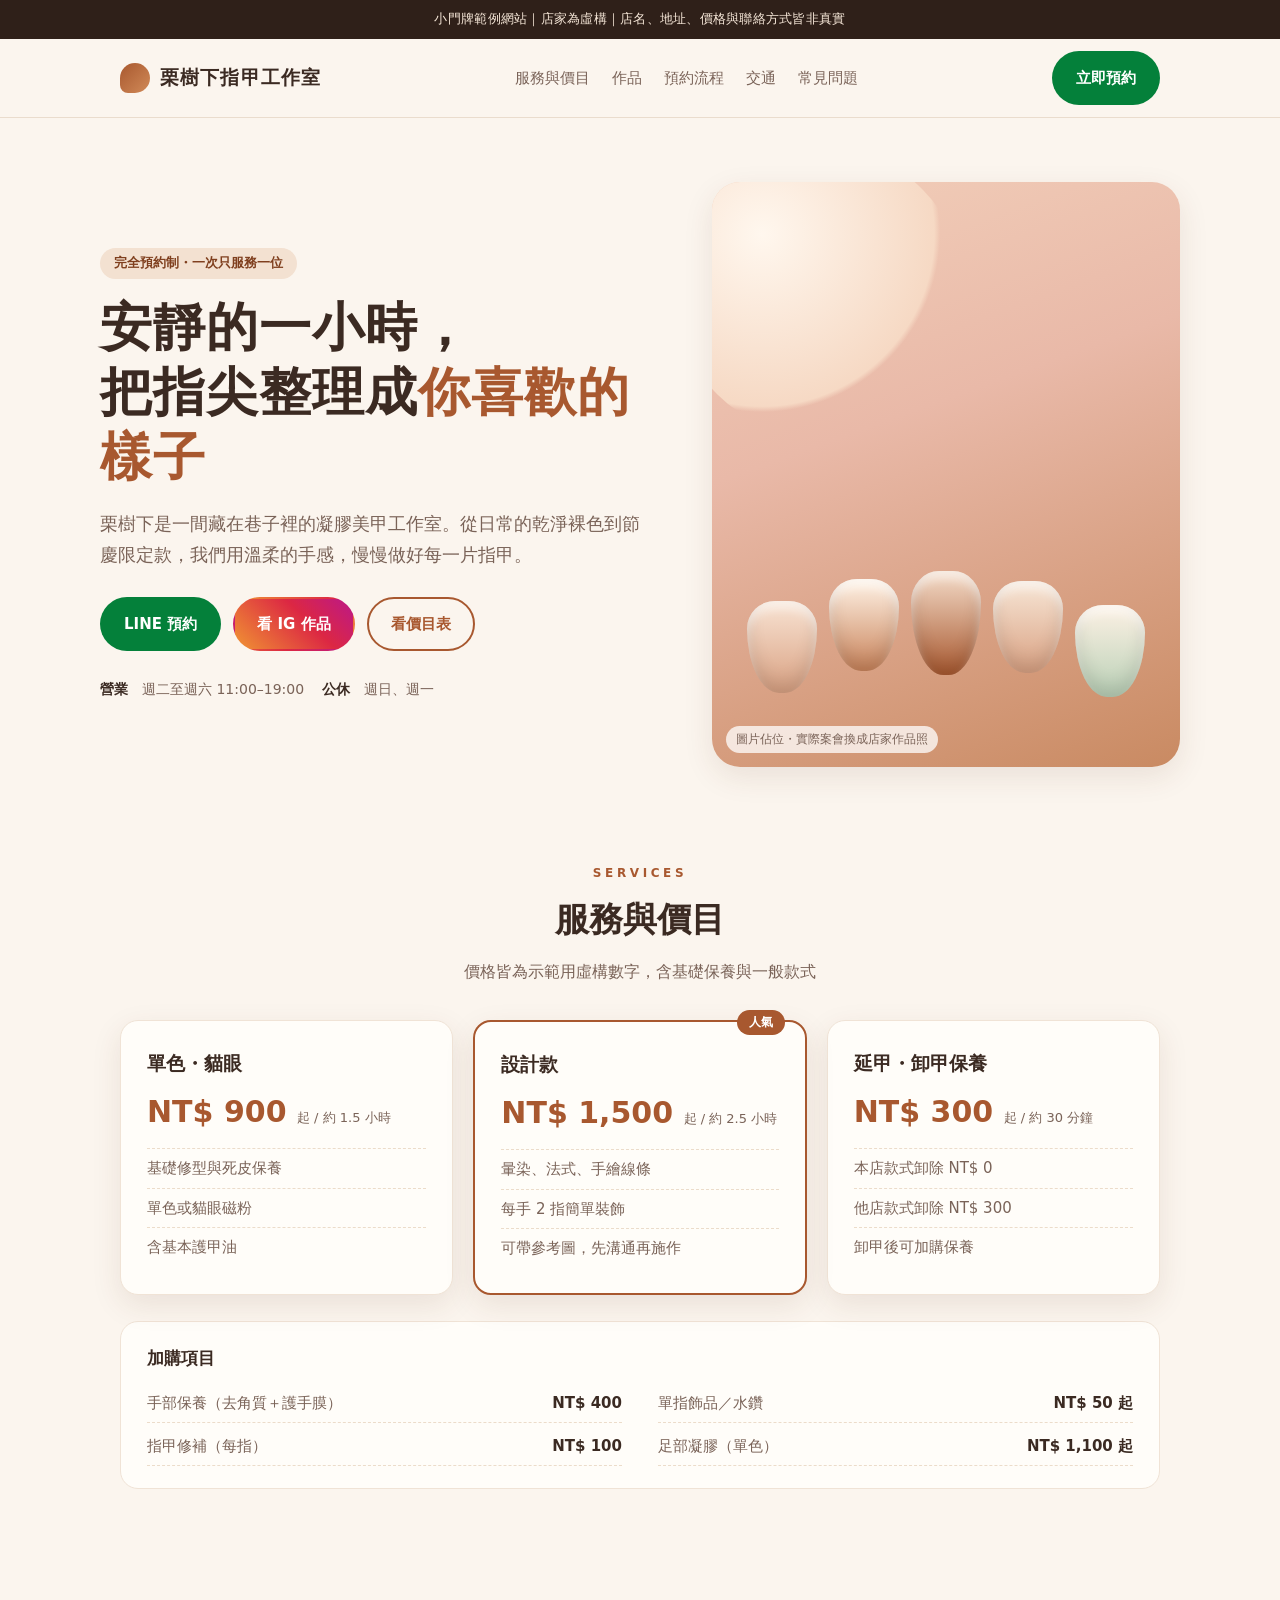
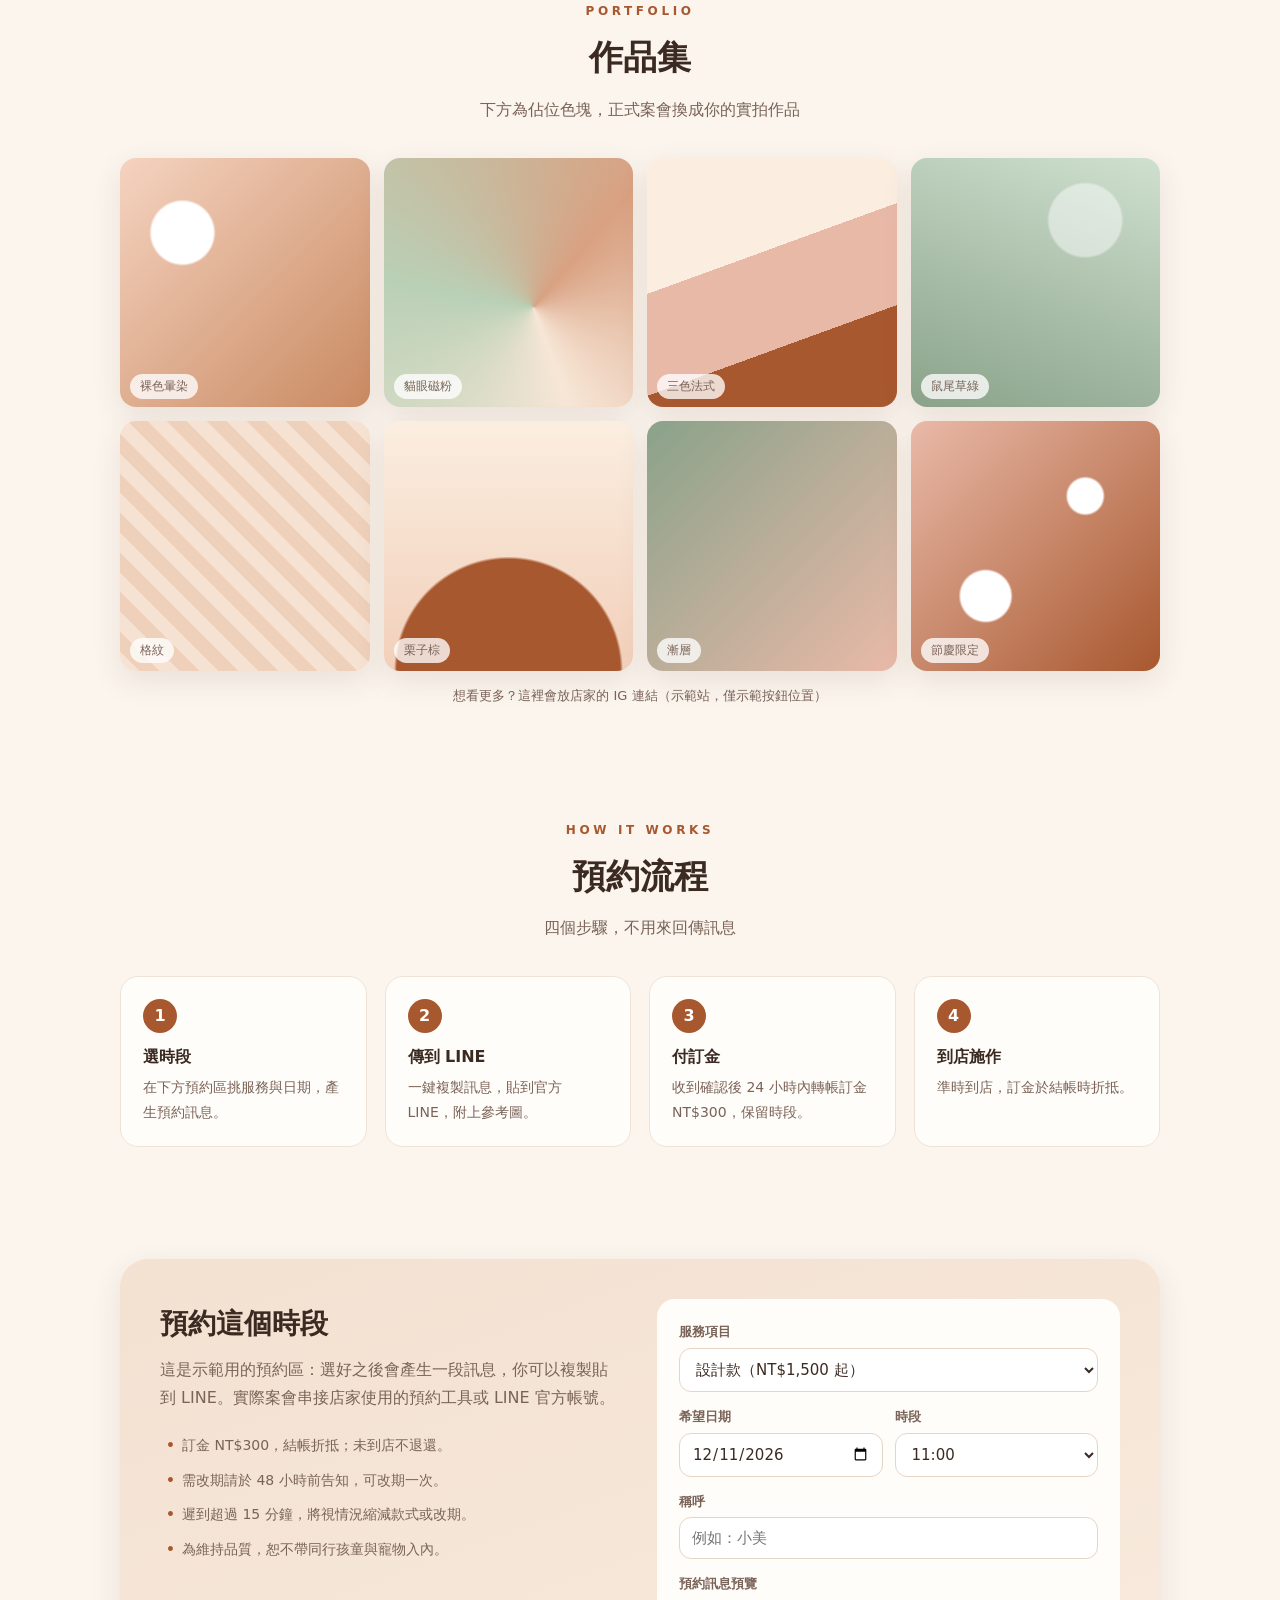
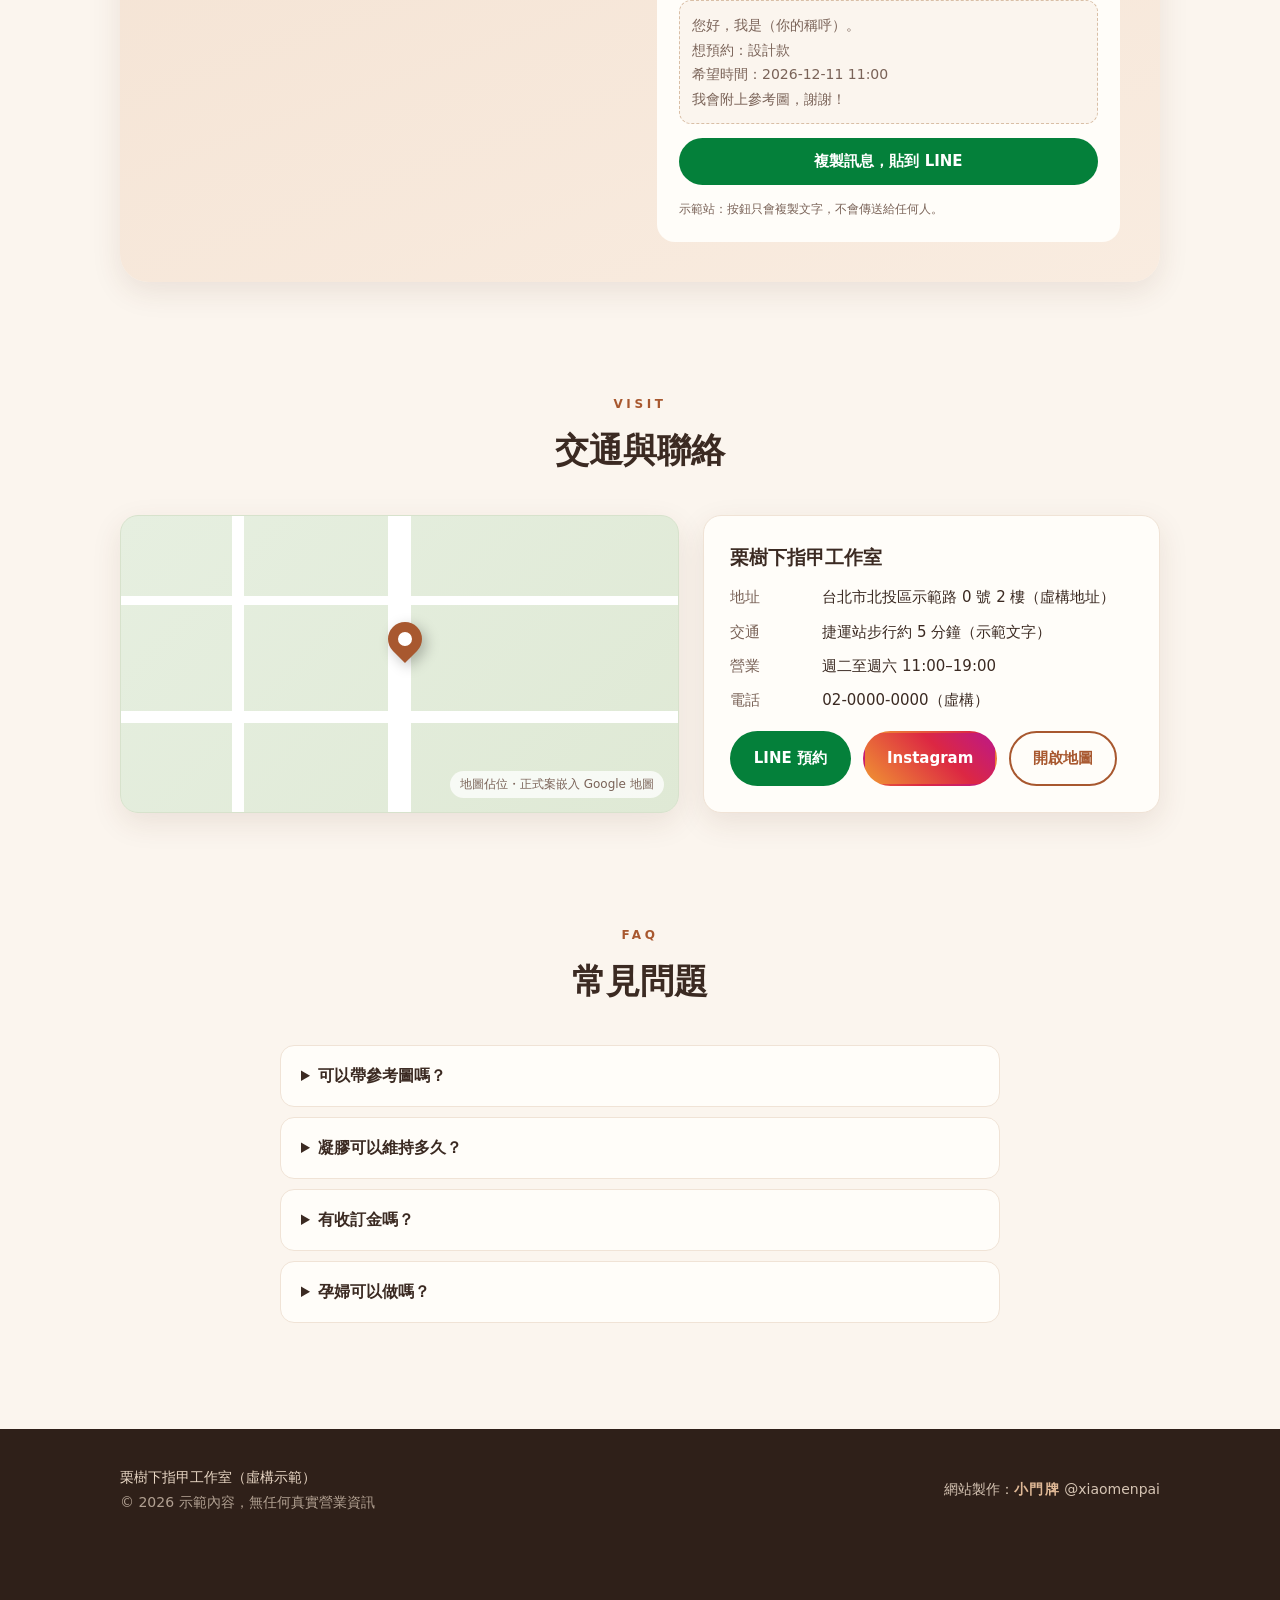
<file: index.html>
<!DOCTYPE html>
<html lang="zh-Hant">
<head>
<meta charset="utf-8">
<meta name="robots" content="noindex">
<meta name="viewport" content="width=device-width, initial-scale=1">
<link rel="icon" href="favicon.svg" type="image/svg+xml">
<title>栗樹下指甲工作室｜預約制凝膠美甲（虛構示範站）</title>
<meta name="description" content="虛構示範：栗樹下指甲工作室，預約制凝膠美甲。本頁為「小門牌」作品集示範，店名與所有資訊皆為虛構。">
<meta property="og:title" content="栗樹下指甲工作室（虛構示範站）">
<meta property="og:description" content="預約制凝膠美甲，一對一服務。示範站，資訊皆為虛構。">
<style>
:root{--ink:#3b2a22;--soft:#7a6358;--cream:#fbf5ee;--paper:#fffdf9;--chestnut:#a8582f;--chestnut-d:#7f3f1e;--sage:#8aa28a;--rose:#e9b9a8;--line:#04803a;--radius:18px;--shadow:0 10px 30px rgba(90,50,25,.10)}
*{box-sizing:border-box;margin:0;padding:0}
html{scroll-behavior:smooth}
body{font-family:"Noto Sans TC","PingFang TC","Microsoft JhengHei",system-ui,sans-serif;color:var(--ink);background:var(--cream);line-height:1.75;font-size:16px}
a{color:inherit}
.demo-bar{background:#2f2019;color:#f6e7d8;font-size:13px;text-align:center;padding:8px 12px;letter-spacing:.02em}
header.nav{position:sticky;top:0;z-index:20;background:rgba(251,245,238,.92);backdrop-filter:blur(8px);border-bottom:1px solid #eadccd}
.nav-in{max-width:1080px;margin:auto;display:flex;align-items:center;justify-content:space-between;padding:12px 20px;gap:12px}
.brand{font-weight:800;font-size:19px;letter-spacing:.06em;text-decoration:none;display:flex;align-items:center;gap:10px}
.brand i{width:30px;height:30px;border-radius:50% 50% 50% 8px;background:linear-gradient(135deg,var(--chestnut),#d18a58);display:inline-block}
nav ul{display:flex;gap:22px;list-style:none;font-size:15px}
nav a{text-decoration:none;color:var(--soft)}nav a:hover{color:var(--chestnut)}
.btn{display:inline-flex;align-items:center;justify-content:center;gap:8px;padding:12px 22px;border-radius:999px;font-weight:700;text-decoration:none;border:2px solid transparent;cursor:pointer;font-size:15px;font-family:inherit;transition:transform .15s,box-shadow .15s}
.btn:hover{transform:translateY(-2px);box-shadow:var(--shadow)}
.btn-line{background:var(--line);color:#fff}
.btn-ig{background:linear-gradient(45deg,#f09433,#dc2743 60%,#bc1888);color:#fff}
.btn-ghost{border-color:var(--chestnut);color:var(--chestnut);background:transparent}
.btn-main{background:var(--chestnut);color:#fff}
.wrap{max-width:1080px;margin:auto;padding:0 20px}
.hero{padding:64px 0 40px}
.hero-grid{display:grid;grid-template-columns:1.1fr .9fr;gap:40px;align-items:center}
.tag{display:inline-block;background:#f3e1d1;color:var(--chestnut-d);padding:4px 14px;border-radius:999px;font-size:13px;font-weight:700;margin-bottom:16px}
h1{font-size:clamp(32px,5vw,52px);line-height:1.25;letter-spacing:.02em}
h1 em{font-style:normal;color:var(--chestnut)}
.hero p.lead{margin:18px 0 26px;color:var(--soft);font-size:18px;max-width:30em}
.cta{display:flex;flex-wrap:wrap;gap:12px}
.facts{display:flex;flex-wrap:wrap;gap:18px;margin-top:26px;font-size:14px;color:var(--soft)}
.facts b{color:var(--ink)}
.hero-art{position:relative;aspect-ratio:4/5;border-radius:28px;background:linear-gradient(160deg,#f2cfba 0%,#e9b9a8 40%,#c98a62 100%);box-shadow:var(--shadow);overflow:hidden}
.hero-art::before{content:"";position:absolute;width:62%;aspect-ratio:1;border-radius:50%;background:radial-gradient(circle at 30% 30%,#fff7ee,#f6d9c4 60%,transparent 62%);left:-8%;top:-6%}
.hero-art .nailset{position:absolute;inset:auto 0 12% 0;display:flex;justify-content:center;gap:12px}
.hero-art .nailset span{width:15%;height:92px;border-radius:40% 40% 46% 46%/30% 30% 70% 70%;box-shadow:inset 0 -10px 18px rgba(0,0,0,.12),inset 0 8px 10px rgba(255,255,255,.55)}
.nailset span:nth-child(1){background:linear-gradient(#f8e3d3,#d9a182);margin-top:30px}
.nailset span:nth-child(2){background:linear-gradient(#fff3e6,#c9835a);margin-top:8px}
.nailset span:nth-child(3){background:linear-gradient(#f4dcc9,#a8582f);height:104px}
.nailset span:nth-child(4){background:linear-gradient(#f7e6d6,#d9a182);margin-top:10px}
.nailset span:nth-child(5){background:linear-gradient(#fdf1e4,#b9d0b6);margin-top:34px}
.ph-label{position:absolute;left:14px;bottom:14px;font-size:12px;background:rgba(255,255,255,.75);padding:3px 10px;border-radius:999px;color:var(--soft)}
section{padding:56px 0}
.sec-h{text-align:center;margin-bottom:34px}
.sec-h small{display:block;letter-spacing:.3em;color:var(--chestnut);font-weight:700;font-size:12px;margin-bottom:6px}
.sec-h h2{font-size:clamp(26px,3.6vw,34px)}
.sec-h p{color:var(--soft);margin-top:8px}
.cards{display:grid;grid-template-columns:repeat(3,1fr);gap:20px}
.card{background:var(--paper);border-radius:var(--radius);padding:26px;box-shadow:var(--shadow);border:1px solid #f0e3d6}
.card h3{font-size:19px;margin-bottom:4px}
.card .price{font-size:30px;font-weight:800;color:var(--chestnut);margin:6px 0 10px}
.card .price small{font-size:13px;color:var(--soft);font-weight:500}
.card ul{list-style:none;color:var(--soft);font-size:15px}
.card li{padding:6px 0;border-top:1px dashed #ecdcca}
.card.pick{border:2px solid var(--chestnut);position:relative}
.card.pick::after{content:"人氣";position:absolute;top:-12px;right:20px;background:var(--chestnut);color:#fff;font-size:12px;padding:2px 12px;border-radius:999px;font-weight:700}
.addons{margin-top:26px;background:var(--paper);border-radius:var(--radius);padding:22px 26px;border:1px solid #f0e3d6}
.addons h3{font-size:17px;margin-bottom:10px}
.addon-grid{display:grid;grid-template-columns:repeat(2,1fr);gap:4px 36px;font-size:15px}
.addon-grid div{display:flex;justify-content:space-between;padding:6px 0;border-bottom:1px dashed #ecdcca;color:var(--soft)}
.addon-grid b{color:var(--ink)}
.gallery{display:grid;grid-template-columns:repeat(4,1fr);gap:14px}
.g{aspect-ratio:1;border-radius:16px;position:relative;overflow:hidden;box-shadow:var(--shadow)}
.g span{position:absolute;left:10px;bottom:8px;font-size:12px;background:rgba(255,255,255,.78);padding:2px 10px;border-radius:999px;color:var(--soft)}
.g1{background:radial-gradient(circle at 25% 30%,#fff 0 12%,transparent 13%),linear-gradient(135deg,#f5d3c0,#c98a62)}
.g2{background:conic-gradient(from 40deg at 60% 60%,#d9a182,#f7e6d6,#b9d0b6,#d9a182)}
.g3{background:linear-gradient(160deg,#fbeee0 0 40%,#e9b9a8 40% 70%,#a8582f 70%)}
.g4{background:radial-gradient(circle at 70% 25%,#fff7 0 14%,transparent 15%),linear-gradient(200deg,#cfe0cf,#8aa28a)}
.g5{background:repeating-linear-gradient(45deg,#f6e2d2 0 14px,#efd0bb 14px 28px)}
.g6{background:radial-gradient(circle at 50% 100%,#a8582f 0 40%,transparent 41%),linear-gradient(#fbeee0,#f2cfba)}
.g7{background:linear-gradient(135deg,#8aa28a,#e9b9a8)}
.g8{background:radial-gradient(circle at 30% 70%,#fff 0 10%,transparent 11%),radial-gradient(circle at 70% 30%,#fff 0 7%,transparent 8%),linear-gradient(135deg,#e9b9a8,#a8582f)}
.note{text-align:center;color:var(--soft);font-size:13px;margin-top:14px}
.steps{display:grid;grid-template-columns:repeat(4,1fr);gap:18px;counter-reset:s}
.step{background:var(--paper);border-radius:var(--radius);padding:22px;border:1px solid #f0e3d6;counter-increment:s}
.step::before{content:counter(s);display:grid;place-items:center;width:34px;height:34px;border-radius:50%;background:var(--chestnut);color:#fff;font-weight:800;margin-bottom:10px}
.step b{display:block;margin-bottom:4px}
.step p{font-size:14px;color:var(--soft)}
.book{background:linear-gradient(160deg,#f3e1d1,#f9ece0);border-radius:28px;padding:40px;display:grid;grid-template-columns:1fr 1fr;gap:34px;box-shadow:var(--shadow)}
.book h2{font-size:28px;margin-bottom:8px}
.book p{color:var(--soft)}
.rules{margin-top:16px;list-style:none;font-size:14px;color:var(--soft)}
.rules li{padding:5px 0 5px 22px;position:relative}
.rules li::before{content:"•";position:absolute;left:6px;color:var(--chestnut);font-weight:900}
.form{background:var(--paper);border-radius:var(--radius);padding:22px;display:grid;gap:14px}
.form label{font-size:13px;font-weight:700;color:var(--soft);display:block;margin-bottom:4px}
.form select,.form input{width:100%;padding:11px 12px;border-radius:12px;border:1.5px solid #e7d5c3;font-family:inherit;font-size:15px;background:#fff;color:var(--ink)}
.form .row{display:grid;grid-template-columns:1fr 1fr;gap:12px}
.msg{white-space:pre-wrap;background:#fbf5ee;border:1px dashed #d9bfa6;border-radius:12px;padding:12px;font-size:14px;color:var(--soft);min-height:84px}
.mini{font-size:12px;color:var(--soft)}
.visit{display:grid;grid-template-columns:1.1fr .9fr;gap:24px;align-items:stretch}
.map{border-radius:var(--radius);min-height:280px;background:
 linear-gradient(90deg,transparent 48%,#fff 48% 52%,transparent 52%),
 linear-gradient(0deg,transparent 30%,#fff 30% 34%,transparent 34%),
 linear-gradient(0deg,transparent 70%,#fff 70% 73%,transparent 73%),
 linear-gradient(90deg,transparent 20%,#fff 20% 22%,transparent 22%),
 linear-gradient(135deg,#e6efe0,#dfe9d5);position:relative;box-shadow:var(--shadow);border:1px solid #d7e2cc;overflow:hidden}
.pin{position:absolute;left:48%;top:36%;width:34px;height:34px;border-radius:50% 50% 50% 0;background:var(--chestnut);transform:rotate(-45deg);box-shadow:0 6px 14px rgba(0,0,0,.25)}
.pin::after{content:"";position:absolute;inset:10px;background:#fff;border-radius:50%}
.map .ph-label{left:auto;right:14px}
.info{background:var(--paper);border-radius:var(--radius);padding:26px;box-shadow:var(--shadow);border:1px solid #f0e3d6}
.info h3{margin-bottom:10px}
.info dl{display:grid;grid-template-columns:5.5em 1fr;gap:8px 10px;font-size:15px}
.info dt{color:var(--soft)}
.faq details{background:var(--paper);border-radius:14px;padding:16px 20px;margin-bottom:10px;border:1px solid #f0e3d6}
.faq summary{cursor:pointer;font-weight:700}
.faq p{margin-top:8px;color:var(--soft);font-size:15px}
footer{background:#2f2019;color:#e8d6c4;padding:36px 0 90px;margin-top:40px;font-size:14px}
.foot{display:flex;flex-wrap:wrap;justify-content:space-between;gap:16px;align-items:center}
.credit{opacity:.9}
.credit b{color:#f3c9a4;letter-spacing:.08em}
.sticky-cta{position:fixed;left:0;right:0;bottom:0;display:none;gap:10px;padding:10px 14px;background:rgba(251,245,238,.96);border-top:1px solid #eadccd;z-index:30}
.sticky-cta .btn{flex:1;padding:12px 8px}
@media (max-width:860px){
 nav ul{display:none}
 .hero-grid,.book,.visit{grid-template-columns:1fr}
 .cards{grid-template-columns:1fr}
 .gallery{grid-template-columns:repeat(2,1fr)}
 .steps{grid-template-columns:1fr 1fr}
 .addon-grid{grid-template-columns:1fr}
 .book{padding:24px}
 .hero{padding-top:36px}
 .sticky-cta{display:flex}
}
@media (max-width:480px){.steps{grid-template-columns:1fr}.form .row{grid-template-columns:1fr}}
</style>
<script type="application/ld+json">
{
 "@context": "https://schema.org",
 "@graph": [
  {
   "@type": "NailSalon",
   "@id": "https://waynejman.github.io/xiaomenpai-demo/#business",
   "name": "栗樹下指甲工作室",
   "url": "https://waynejman.github.io/xiaomenpai-demo/",
   "description": "【虛構示範】預約制凝膠美甲工作室，店名、地址、價格與聯絡方式皆為虛構，僅供「小門牌」作品集展示。",
   "address": {
    "@type": "PostalAddress",
    "streetAddress": "示範路 0 號 2 樓（虛構地址）",
    "addressLocality": "北投區",
    "addressRegion": "台北市",
    "addressCountry": "TW"
   },
   "openingHoursSpecification": [
    {
     "@type": "OpeningHoursSpecification",
     "dayOfWeek": [
      "Tuesday",
      "Wednesday",
      "Thursday",
      "Friday",
      "Saturday"
     ],
     "opens": "11:00",
     "closes": "19:00"
    }
   ],
   "priceRange": "NT$300–1,500",
   "hasOfferCatalog": {
    "@type": "OfferCatalog",
    "name": "服務與價目（示範價格）",
    "itemListElement": [
     {
      "@type": "Offer",
      "name": "單色・貓眼",
      "price": "900",
      "priceCurrency": "TWD",
      "description": "此為示範用虛構價格（「起」＝最低價）",
      "itemOffered": {
       "@type": "Service",
       "name": "單色・貓眼"
      }
     },
     {
      "@type": "Offer",
      "name": "設計款",
      "price": "1500",
      "priceCurrency": "TWD",
      "description": "此為示範用虛構價格（「起」＝最低價）",
      "itemOffered": {
       "@type": "Service",
       "name": "設計款"
      }
     },
     {
      "@type": "Offer",
      "name": "延甲・卸甲保養",
      "price": "300",
      "priceCurrency": "TWD",
      "description": "此為示範用虛構價格（「起」＝最低價）",
      "itemOffered": {
       "@type": "Service",
       "name": "延甲・卸甲保養"
      }
     }
    ]
   },
   "areaServed": "台北市北投區",
   "isPartOf": {
    "@id": "https://waynejman.github.io/xiaomenpai-demo/#website"
   }
  },
  {
   "@type": "FAQPage",
   "mainEntity": [
    {
     "@type": "Question",
     "name": "可以帶參考圖嗎？",
     "acceptedAnswer": {
      "@type": "Answer",
      "text": "可以。預約時一併傳到 LINE，我們會先回覆是否能做到相近效果與預估價格。"
     }
    },
    {
     "@type": "Question",
     "name": "凝膠可以維持多久？",
     "acceptedAnswer": {
      "@type": "Answer",
      "text": "一般建議 3–4 週內回店卸換，日常多用指腹施力可延長完整度。"
     }
    },
    {
     "@type": "Question",
     "name": "有收訂金嗎？",
     "acceptedAnswer": {
      "@type": "Answer",
      "text": "有，示範訂金為 NT$300，結帳時折抵，用來保留時段。"
     }
    },
    {
     "@type": "Question",
     "name": "孕婦可以做嗎？",
     "acceptedAnswer": {
      "@type": "Answer",
      "text": "可以，建議預約時先告知，我們會調整保養流程。（示範文字，實際依店家規範）"
     }
    }
   ],
   "@id": "https://waynejman.github.io/xiaomenpai-demo/#faq"
  },
  {
   "@type": "WebSite",
   "@id": "https://waynejman.github.io/xiaomenpai-demo/#website",
   "url": "https://waynejman.github.io/xiaomenpai-demo/",
   "name": "小門牌範例網站",
   "inLanguage": "zh-Hant",
   "description": "小門牌製作的店家範例網站集，店家皆為虛構。",
   "publisher": {
    "@id": "https://waynejman.github.io/xiaomenpai-demo/#studio"
   }
  },
  {
   "@type": "Organization",
   "@id": "https://waynejman.github.io/xiaomenpai-demo/#studio",
   "name": "小門牌",
   "alternateName": "xiaomenpai",
   "url": "https://waynejman.github.io/xiaomenpai-demo/",
   "sameAs": [
    "https://www.instagram.com/xiaomenpai/"
   ],
   "description": "為小店製作網站的台灣工作室（本站所有店家皆為虛構示範）。"
  }
 ]
}
</script>
</head>
<body>
<div class="demo-bar">小門牌範例網站｜店家為虛構｜店名、地址、價格與聯絡方式皆非真實</div>

<header class="nav">
  <div class="nav-in">
    <a class="brand" href="#top"><i></i>栗樹下指甲工作室</a>
    <nav><ul>
      <li><a href="#services">服務與價目</a></li>
      <li><a href="#gallery">作品</a></li>
      <li><a href="#how">預約流程</a></li>
      <li><a href="#visit">交通</a></li>
      <li><a href="#faq">常見問題</a></li>
    </ul></nav>
    <a class="btn btn-line" href="#book">立即預約</a>
  </div>
</header>

<main id="top">
<div class="wrap hero">
  <div class="hero-grid">
    <div>
      <span class="tag">完全預約制・一次只服務一位</span>
      <h1>安靜的一小時，<br>把指尖整理成<em>你喜歡的樣子</em></h1>
      <p class="lead">栗樹下是一間藏在巷子裡的凝膠美甲工作室。從日常的乾淨裸色到節慶限定款，我們用溫柔的手感，慢慢做好每一片指甲。</p>
      <div class="cta">
        <a class="btn btn-line" href="#book">LINE 預約</a>
        <a class="btn btn-ig" href="#visit">看 IG 作品</a>
        <a class="btn btn-ghost" href="#services">看價目表</a>
      </div>
      <div class="facts"><span><b>營業</b>　週二至週六 11:00–19:00</span><span><b>公休</b>　週日、週一</span></div>
    </div>
    <div class="hero-art" role="img" aria-label="指甲造型示意圖（以 CSS 繪製的佔位圖）">
      <div class="nailset"><span></span><span></span><span></span><span></span><span></span></div>
      <span class="ph-label">圖片佔位・實際案會換成店家作品照</span>
    </div>
  </div>
</div>

<section id="services"><div class="wrap">
  <div class="sec-h"><small>SERVICES</small><h2>服務與價目</h2><p>價格皆為示範用虛構數字，含基礎保養與一般款式</p></div>
  <div class="cards">
    <div class="card"><h3>單色・貓眼</h3><div class="price">NT$ 900 <small>起 / 約 1.5 小時</small></div>
      <ul><li>基礎修型與死皮保養</li><li>單色或貓眼磁粉</li><li>含基本護甲油</li></ul></div>
    <div class="card pick"><h3>設計款</h3><div class="price">NT$ 1,500 <small>起 / 約 2.5 小時</small></div>
      <ul><li>暈染、法式、手繪線條</li><li>每手 2 指簡單裝飾</li><li>可帶參考圖，先溝通再施作</li></ul></div>
    <div class="card"><h3>延甲・卸甲保養</h3><div class="price">NT$ 300 <small>起 / 約 30 分鐘</small></div>
      <ul><li>本店款式卸除 NT$ 0</li><li>他店款式卸除 NT$ 300</li><li>卸甲後可加購保養</li></ul></div>
  </div>
  <div class="addons"><h3>加購項目</h3>
    <div class="addon-grid">
      <div><span>手部保養（去角質＋護手膜）</span><b>NT$ 400</b></div>
      <div><span>單指飾品／水鑽</span><b>NT$ 50 起</b></div>
      <div><span>指甲修補（每指）</span><b>NT$ 100</b></div>
      <div><span>足部凝膠（單色）</span><b>NT$ 1,100 起</b></div>
    </div>
  </div>
</div></section>

<section id="gallery"><div class="wrap">
  <div class="sec-h"><small>PORTFOLIO</small><h2>作品集</h2><p>下方為佔位色塊，正式案會換成你的實拍作品</p></div>
  <div class="gallery">
    <div class="g g1"><span>裸色暈染</span></div><div class="g g2"><span>貓眼磁粉</span></div>
    <div class="g g3"><span>三色法式</span></div><div class="g g4"><span>鼠尾草綠</span></div>
    <div class="g g5"><span>格紋</span></div><div class="g g6"><span>栗子棕</span></div>
    <div class="g g7"><span>漸層</span></div><div class="g g8"><span>節慶限定</span></div>
  </div>
  <p class="note">想看更多？這裡會放店家的 IG 連結（示範站，僅示範按鈕位置）</p>
</div></section>

<section id="how"><div class="wrap">
  <div class="sec-h"><small>HOW IT WORKS</small><h2>預約流程</h2><p>四個步驟，不用來回傳訊息</p></div>
  <div class="steps">
    <div class="step"><b>選時段</b><p>在下方預約區挑服務與日期，產生預約訊息。</p></div>
    <div class="step"><b>傳到 LINE</b><p>一鍵複製訊息，貼到官方 LINE，附上參考圖。</p></div>
    <div class="step"><b>付訂金</b><p>收到確認後 24 小時內轉帳訂金 NT$300，保留時段。</p></div>
    <div class="step"><b>到店施作</b><p>準時到店，訂金於結帳時折抵。</p></div>
  </div>
</div></section>

<section id="book"><div class="wrap">
  <div class="book">
    <div>
      <h2>預約這個時段</h2>
      <p>這是示範用的預約區：選好之後會產生一段訊息，你可以複製貼到 LINE。實際案會串接店家使用的預約工具或 LINE 官方帳號。</p>
      <ul class="rules">
        <li>訂金 NT$300，結帳折抵；未到店不退還。</li>
        <li>需改期請於 48 小時前告知，可改期一次。</li>
        <li>遲到超過 15 分鐘，將視情況縮減款式或改期。</li>
        <li>為維持品質，恕不帶同行孩童與寵物入內。</li>
      </ul>
    </div>
    <div class="form" role="group" aria-label="預約訊息產生器">
      <div><label for="svc">服務項目</label>
        <select id="svc"><option>單色・貓眼（NT$900 起）</option><option selected>設計款（NT$1,500 起）</option><option>延甲・卸甲保養（NT$300 起）</option></select></div>
      <div class="row">
        <div><label for="date">希望日期</label><input id="date" type="date"></div>
        <div><label for="time">時段</label><select id="time"><option>11:00</option><option>13:30</option><option>16:00</option></select></div>
      </div>
      <div><label for="nick">稱呼</label><input id="nick" type="text" placeholder="例如：小美"></div>
      <div><label>預約訊息預覽</label><div class="msg" id="msg"></div></div>
      <button class="btn btn-line" id="copy" type="button">複製訊息，貼到 LINE</button>
      <span class="mini" id="copied" aria-live="polite">示範站：按鈕只會複製文字，不會傳送給任何人。</span>
    </div>
  </div>
</div></section>

<section id="visit"><div class="wrap">
  <div class="sec-h"><small>VISIT</small><h2>交通與聯絡</h2></div>
  <div class="visit">
    <div class="map" role="img" aria-label="地圖佔位圖"><div class="pin"></div><span class="ph-label">地圖佔位・正式案嵌入 Google 地圖</span></div>
    <div class="info">
      <h3>栗樹下指甲工作室</h3>
      <dl>
        <dt>地址</dt><dd>台北市北投區示範路 0 號 2 樓（虛構地址）</dd>
        <dt>交通</dt><dd>捷運站步行約 5 分鐘（示範文字）</dd>
        <dt>營業</dt><dd>週二至週六 11:00–19:00</dd>
        <dt>電話</dt><dd>02-0000-0000（虛構）</dd>
      </dl>
      <div class="cta" style="margin-top:18px">
        <a class="btn btn-line" href="#book">LINE 預約</a>
        <a class="btn btn-ig" href="#gallery">Instagram</a>
        <a class="btn btn-ghost" href="#visit">開啟地圖</a>
      </div>
    </div>
  </div>
</div></section>

<section id="faq"><div class="wrap faq" style="max-width:760px">
  <div class="sec-h"><small>FAQ</small><h2>常見問題</h2></div>
  <details><summary>可以帶參考圖嗎？</summary><p>可以。預約時一併傳到 LINE，我們會先回覆是否能做到相近效果與預估價格。</p></details>
  <details><summary>凝膠可以維持多久？</summary><p>一般建議 3–4 週內回店卸換，日常多用指腹施力可延長完整度。</p></details>
  <details><summary>有收訂金嗎？</summary><p>有，示範訂金為 NT$300，結帳時折抵，用來保留時段。</p></details>
  <details><summary>孕婦可以做嗎？</summary><p>可以，建議預約時先告知，我們會調整保養流程。（示範文字，實際依店家規範）</p></details>
</div></section>
</main>

<footer>
  <div class="wrap foot">
    <div>栗樹下指甲工作室（虛構示範）<br><span style="opacity:.7">© 2026 示範內容，無任何真實營業資訊</span></div>
    <div class="credit">網站製作：<b>小門牌</b> @xiaomenpai</div>
  </div>
</footer>

<div class="sticky-cta"><a class="btn btn-line" href="#book">LINE 預約</a><a class="btn btn-ghost" href="#visit">地圖</a></div>

<script>
(function(){
  var svc=document.getElementById('svc'),date=document.getElementById('date'),time=document.getElementById('time'),nick=document.getElementById('nick'),msg=document.getElementById('msg'),copied=document.getElementById('copied');
  var d=new Date();d.setDate(d.getDate()+7);date.value=d.toISOString().slice(0,10);
  function build(){
    var who=nick.value.trim()||'（你的稱呼）';
    return '您好，我是'+who+'。\n想預約：'+svc.value.replace(/（.*?）/,'')+'\n希望時間：'+date.value+' '+time.value+'\n我會附上參考圖，謝謝！';
  }
  function render(){msg.textContent=build();}
  [svc,date,time,nick].forEach(function(el){el.addEventListener('input',render);el.addEventListener('change',render)});
  render();
  document.getElementById('copy').addEventListener('click',function(){
    var t=build();
    if(navigator.clipboard&&navigator.clipboard.writeText){navigator.clipboard.writeText(t).then(function(){copied.textContent='已複製（示範站不會傳送給任何人）'},function(){copied.textContent='無法自動複製，請手動選取上方文字'})}
    else{copied.textContent='請手動選取上方文字複製'}
  });
})();
</script>
</body>
</html>
</file>
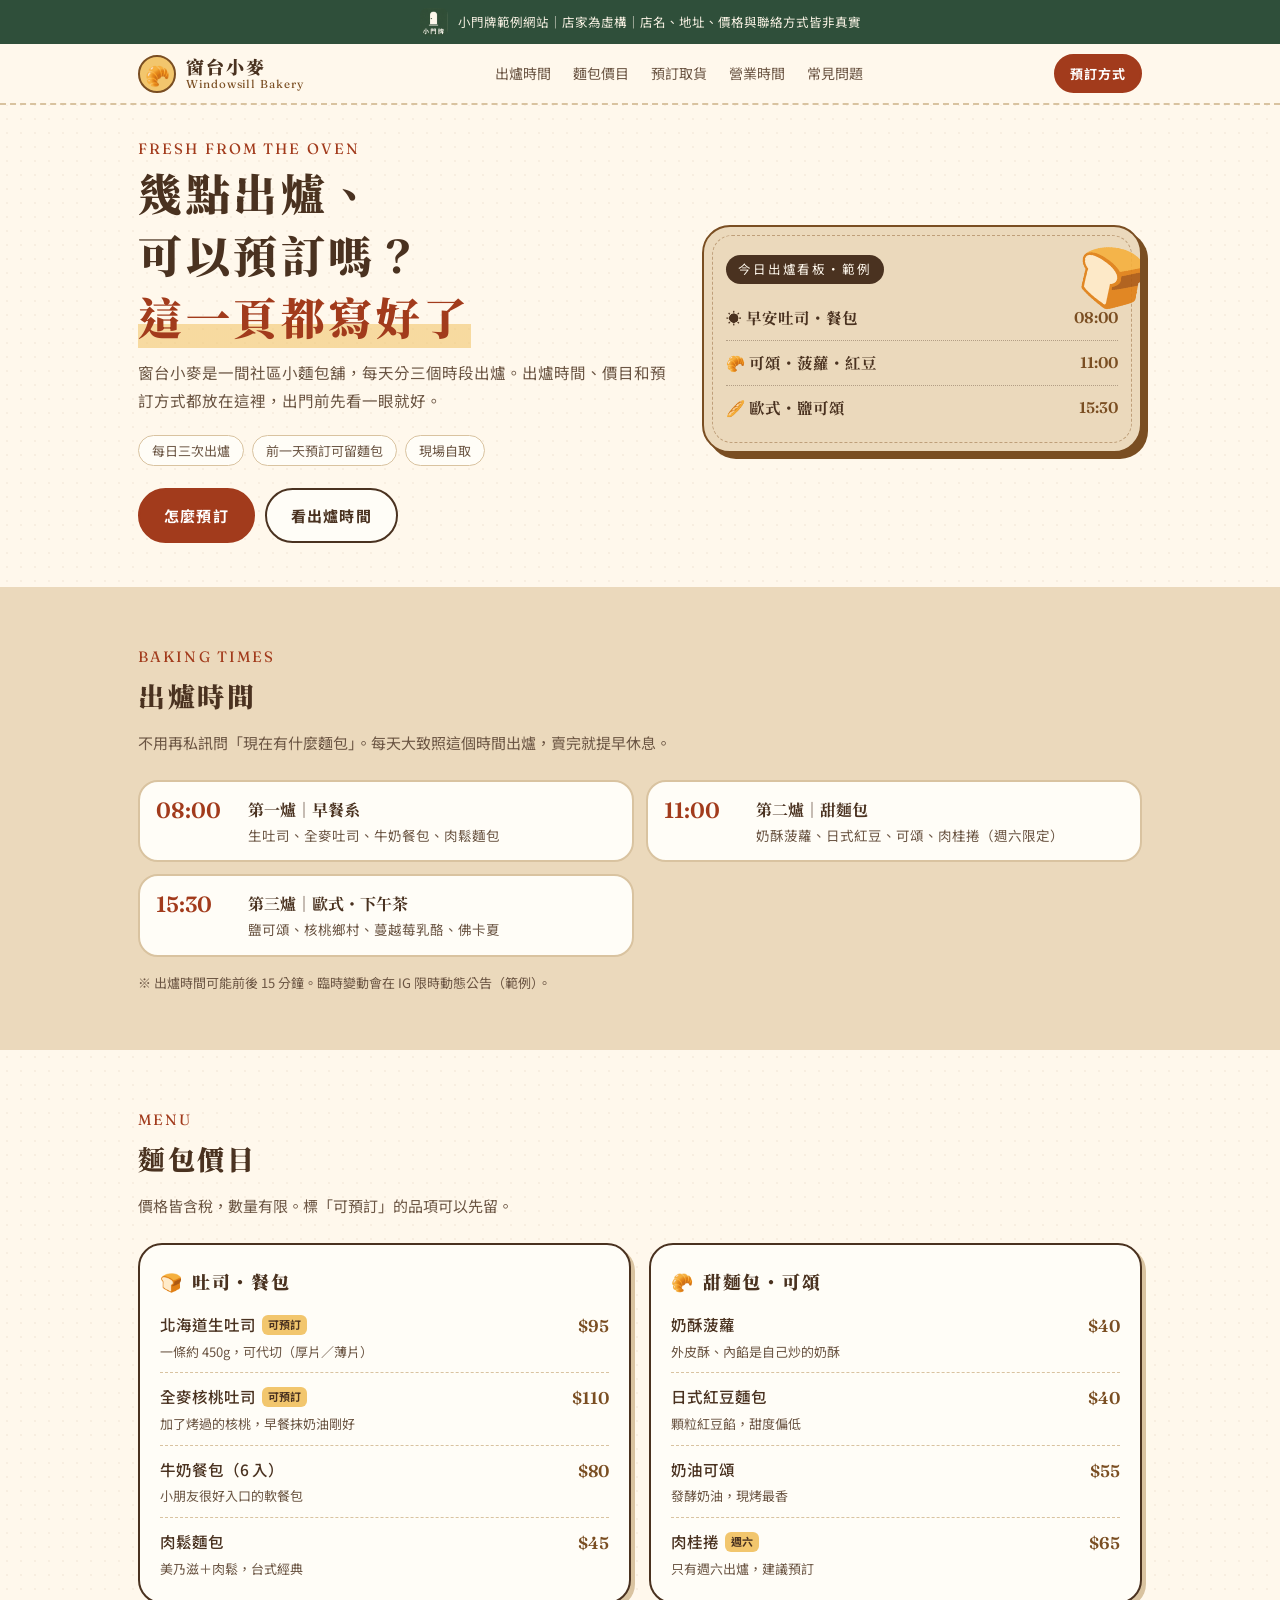
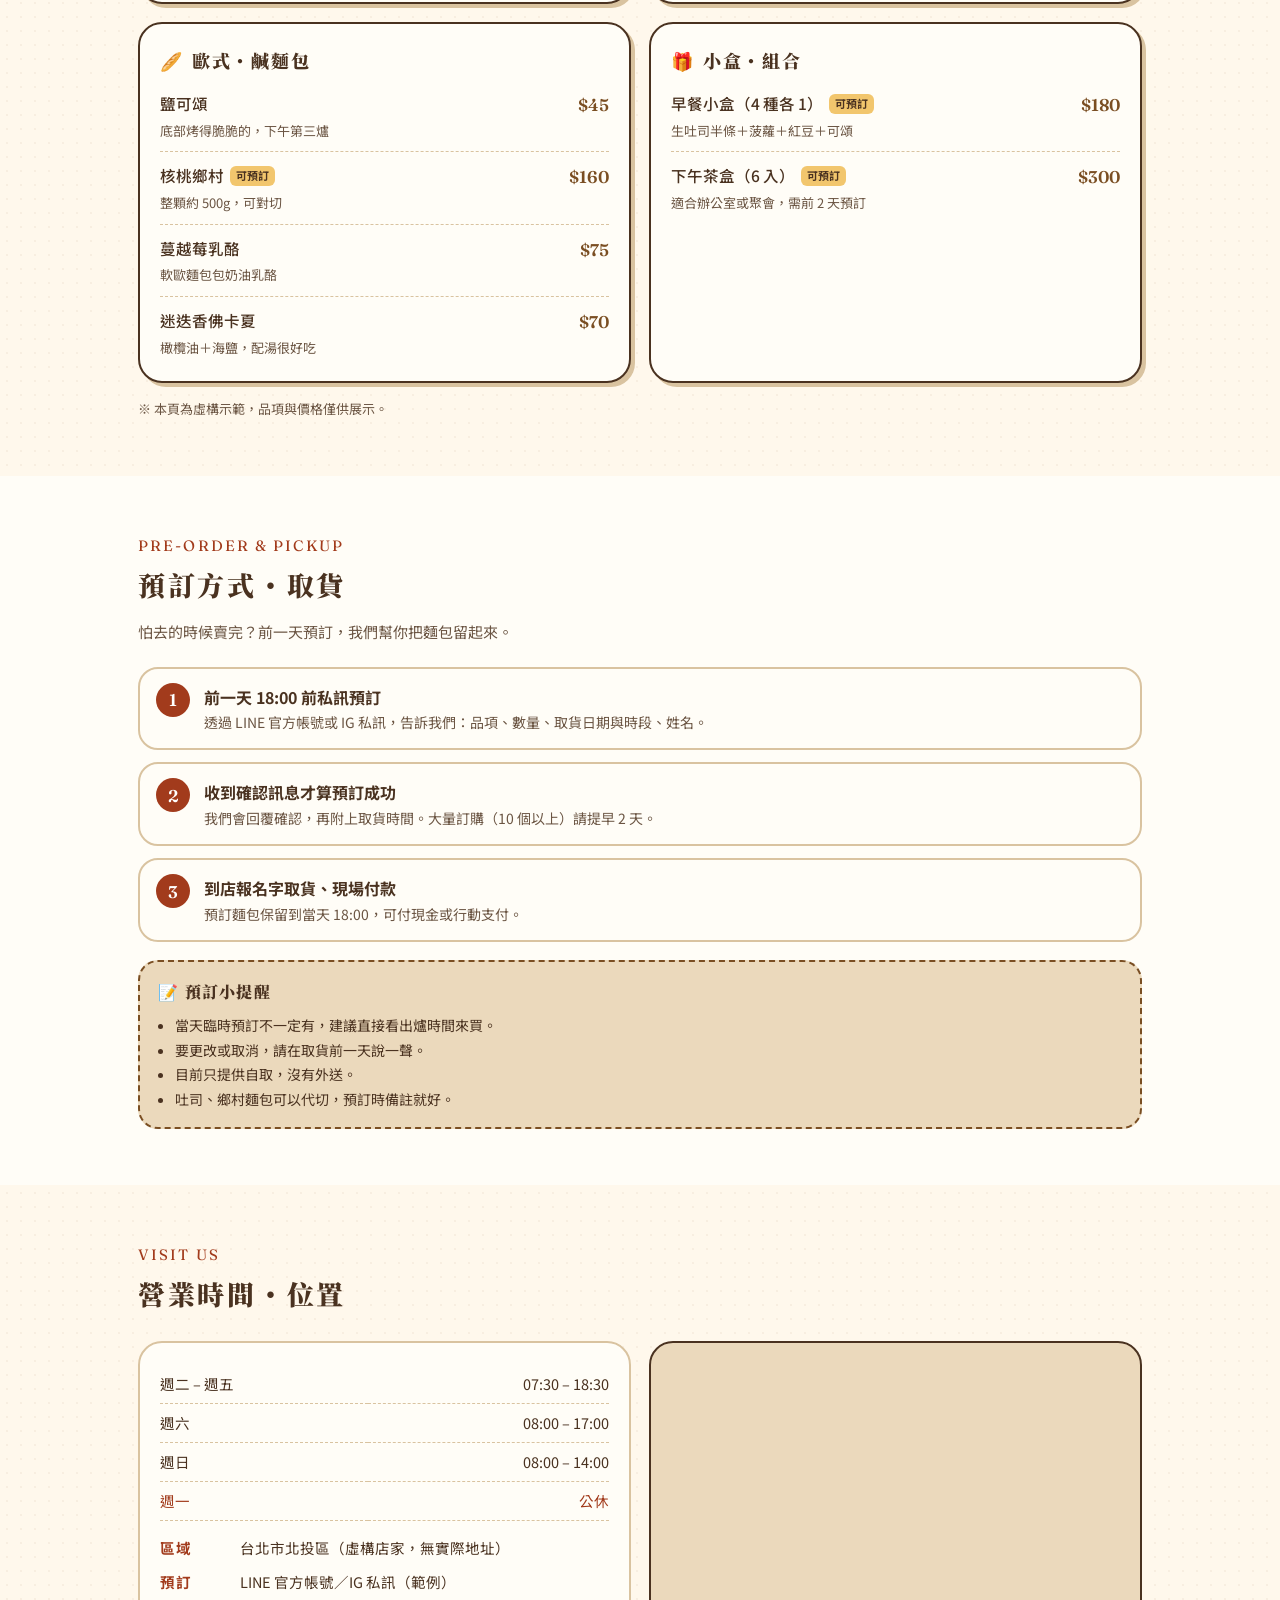
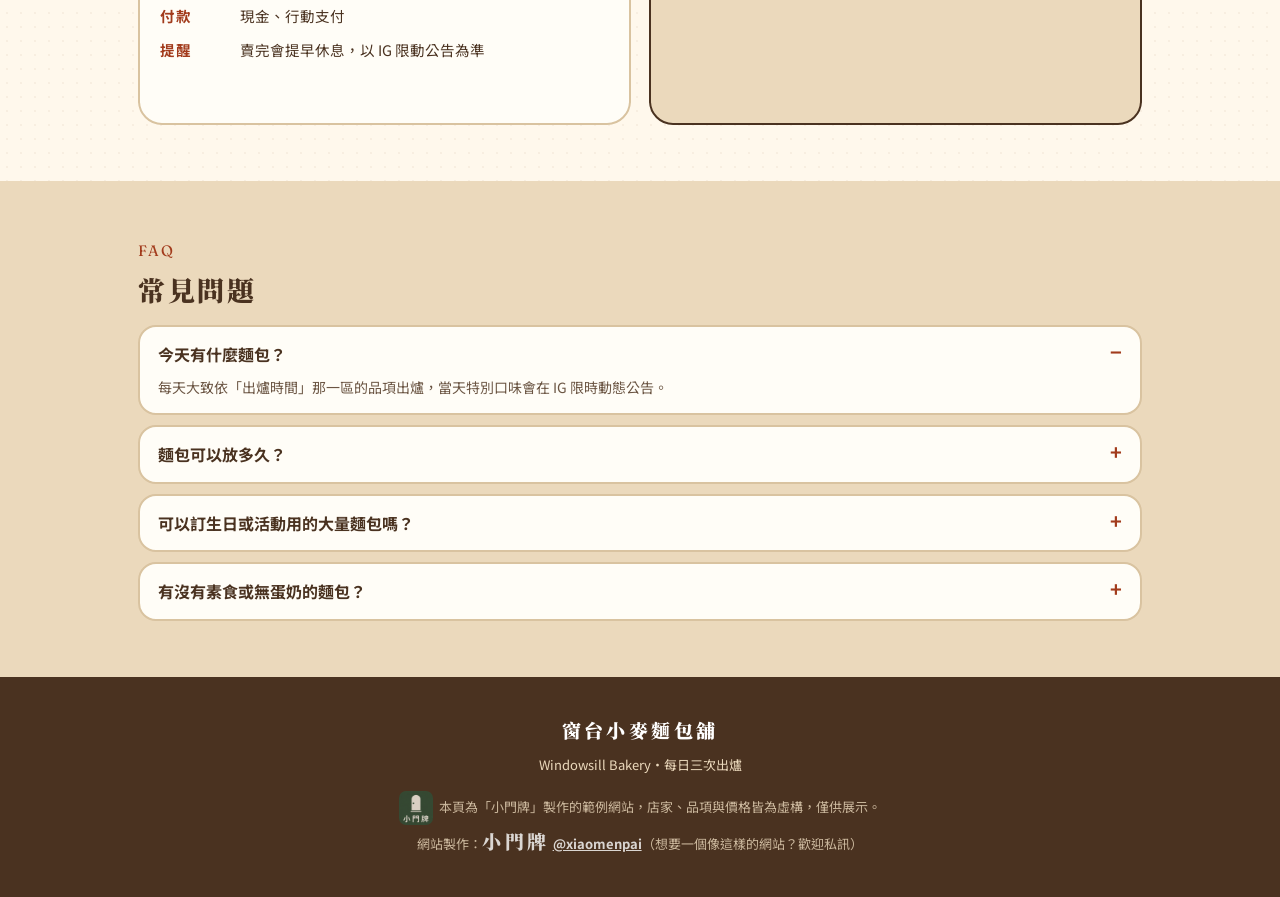
<file: bakery/index.html>
<!DOCTYPE html>
<html lang="zh-Hant">
<head>
<meta charset="utf-8">
<meta name="robots" content="noindex">
<meta name="viewport" content="width=device-width, initial-scale=1">
<link rel="icon" href="../favicon.svg" type="image/svg+xml">
<title>窗台小麥麵包舖｜每日出爐・可預訂（虛構示範站）</title>
<meta name="description" content="虛構示範：窗台小麥麵包舖，社區小麵包店。本頁為「小門牌」範例網站，店名與所有資訊皆為虛構。">
<meta property="og:title" content="窗台小麥麵包舖（虛構示範站）">
<meta property="og:description" content="出爐時間、麵包價目、預訂與取貨方式。範例網站，資訊皆為虛構。">
<link rel="preconnect" href="https://fonts.googleapis.com">
<link rel="preconnect" href="https://fonts.gstatic.com" crossorigin>
<link href="https://fonts.googleapis.com/css2?family=Noto+Serif+TC:wght@500;700;900&family=Noto+Sans+TC:wght@400;500;700&family=Fraunces:opsz,wght@9..144,600&display=swap" rel="stylesheet">
<style>
:root{--kraft:#EBD9BC;--cream:#FFF8EC;--paper:#FFFDF7;--crust:#7A4E22;--ink:#4A3220;--soft:#6B5543;--tomato:#A23B1C;--butter:#F2C66D;--line:#D9C3A0}
*{box-sizing:border-box;margin:0;padding:0}
html{scroll-behavior:smooth}
body{font-family:"Noto Sans TC","PingFang TC","Microsoft JhengHei",system-ui,sans-serif;background:var(--cream);color:var(--ink);line-height:1.8;font-size:16px;-webkit-text-size-adjust:100%;
 background-image:radial-gradient(rgba(138,90,43,.06) 1px,transparent 1.2px);background-size:14px 14px}
a{color:inherit}
.serif,h1,h2,h3{font-family:"Noto Serif TC","Noto Serif CJK TC","Songti TC",serif}
.en{font-family:"Fraunces",Georgia,serif;letter-spacing:.03em}
.demo-bar{display:flex;align-items:center;justify-content:center;gap:10px;background:#2F4F3A;color:#F6F0E2;font-size:12.5px;line-height:1.5;padding:8px 14px}
.lg{display:inline-block;flex:none;overflow:hidden;border-radius:7px;width:28px;height:28px;position:relative;vertical-align:middle}
.lg img{position:absolute;width:282%;height:282%;max-width:none;left:-90%;top:-75%}
.demo-bar a{color:#F6F0E2;font-weight:700}
header.nav{position:sticky;top:0;z-index:20;background:rgba(255,248,236,.92);backdrop-filter:blur(8px);border-bottom:2px dashed var(--line)}
.nav-in{max-width:1040px;margin:auto;display:flex;align-items:center;justify-content:space-between;padding:10px 18px;gap:12px}
.brand{text-decoration:none;display:flex;align-items:center;gap:10px}
.brand .mark{width:38px;height:38px;border-radius:50%;background:var(--butter);display:grid;place-items:center;font-size:20px;border:2px solid var(--crust)}
.brand b{display:block;font-family:"Noto Serif TC","Noto Serif CJK TC",serif;font-weight:900;font-size:18px;letter-spacing:.12em;line-height:1.2}
.brand small{display:block;font-family:"Fraunces",Georgia,serif;font-size:11.5px;color:var(--crust);letter-spacing:.08em;line-height:1.2}
nav ul{display:none;gap:22px;list-style:none;font-size:14px}
nav a{text-decoration:none;color:var(--soft)}
.btn{display:inline-flex;align-items:center;justify-content:center;gap:6px;padding:12px 24px;border-radius:999px;font-weight:700;text-decoration:none;font-size:15px;letter-spacing:.08em;border:2px solid var(--ink)}
.btn-main{background:var(--tomato);border-color:var(--tomato);color:#fff}
.btn-ghost{background:var(--paper);color:var(--ink)}
.btn-sm{padding:6px 14px;font-size:13px}
.wrap{max-width:1040px;margin:auto;padding:0 18px}
section{padding:56px 0}
.eyebrow{font-family:"Fraunces",Georgia,serif;color:var(--tomato);font-size:15px;letter-spacing:.14em;text-transform:uppercase}
h2{font-weight:900;font-size:27px;letter-spacing:.1em;margin:2px 0 8px}
.lead{color:var(--soft);font-size:15px;max-width:560px}
/* hero */
.hero{padding:30px 0 44px}
.hero-in{display:grid;gap:26px;align-items:center}
.sign{position:relative;background:var(--kraft);border-radius:28px;padding:26px 22px 22px;border:2px solid var(--crust);box-shadow:6px 6px 0 var(--crust);overflow:hidden}
.sign:before{content:"";position:absolute;inset:8px;border:1.5px dashed rgba(138,90,43,.45);border-radius:20px;pointer-events:none}
.sign .today{display:inline-block;background:var(--ink);color:var(--cream);font-size:12.5px;letter-spacing:.15em;padding:3px 12px;border-radius:999px}
.sign ul{list-style:none;margin-top:12px}
.sign li{display:flex;justify-content:space-between;gap:10px;padding:8px 0;border-bottom:1.5px dotted rgba(74,50,32,.35);font-size:15.5px}
.sign li:last-child{border-bottom:0}
.sign li b{font-family:"Noto Serif TC","Noto Serif CJK TC",serif;font-weight:700}
.sign li span{color:var(--crust);font-family:"Fraunces",Georgia,serif;font-weight:600;white-space:nowrap}
.sign .loaf{position:absolute;right:-8px;top:-6px;font-size:58px;transform:rotate(12deg);opacity:.9}
.hero h1{font-weight:900;font-size:34px;line-height:1.4;letter-spacing:.08em}
.hero h1 em{font-style:normal;color:var(--tomato);background:linear-gradient(transparent 62%,rgba(242,198,109,.6) 62%)}
.hero p{color:var(--soft);margin:12px 0 20px;font-size:15.5px}
.chips{display:flex;flex-wrap:wrap;gap:8px;margin-bottom:22px}
.chip{background:var(--paper);border:1.5px solid var(--line);border-radius:999px;padding:3px 13px;font-size:13px;color:var(--soft)}
.cta{display:flex;gap:10px;flex-wrap:wrap}
/* bake times */
.bake{background:var(--kraft)}
.timeline{margin-top:24px;display:grid;gap:12px}
.slot{display:grid;grid-template-columns:78px 1fr;gap:14px;align-items:start;background:var(--paper);border-radius:20px;padding:14px 16px;border:2px solid var(--line)}
.slot time{font-family:"Fraunces",Georgia,serif;font-weight:600;font-size:22px;color:var(--tomato);line-height:1.3}
.slot b{display:block;font-family:"Noto Serif TC","Noto Serif CJK TC",serif;font-weight:700;font-size:16px}
.slot span{color:var(--soft);font-size:13.5px;line-height:1.6;display:block}
/* menu */
.menu{display:grid;gap:18px;margin-top:24px}
.card{background:var(--paper);border-radius:24px;padding:20px 20px 12px;border:2px solid var(--ink);box-shadow:4px 4px 0 var(--line)}
.card h3{font-weight:900;font-size:18px;letter-spacing:.1em;display:flex;align-items:center;gap:8px;margin-bottom:4px}
.card h3 i{font-style:normal}
.item{display:grid;grid-template-columns:1fr auto;gap:0 12px;padding:10px 0;border-bottom:1.5px dashed var(--line)}
.item:last-child{border-bottom:0}
.item b{font-weight:500;font-size:15.5px}
.item .p{font-family:"Fraunces",Georgia,serif;font-weight:600;font-size:17px;color:var(--crust);white-space:nowrap}
.item small{grid-column:1/-1;color:var(--soft);font-size:13px;line-height:1.6}
.tag{display:inline-block;font-size:11px;background:var(--butter);color:var(--ink);border-radius:6px;padding:0 6px;margin-left:6px;vertical-align:2px;font-weight:700}
.note{font-size:13px;color:var(--soft);margin-top:14px}
/* order */
.steps{display:grid;gap:12px;margin-top:22px;counter-reset:s}
.step{display:flex;gap:14px;background:var(--paper);border-radius:20px;padding:14px 16px;border:2px solid var(--line)}
.step:before{counter-increment:s;content:counter(s);flex:none;width:34px;height:34px;border-radius:50%;background:var(--tomato);color:#fff;display:grid;place-items:center;font-family:"Fraunces",Georgia,serif;font-weight:600;font-size:17px;line-height:1}
.step b{display:block;font-weight:700}
.step span{color:var(--soft);font-size:14px;line-height:1.65;display:block}
.rules{margin-top:18px;background:var(--kraft);border-radius:20px;padding:16px 18px;border:2px dashed var(--crust)}
.rules h3{font-size:16px;font-weight:900;letter-spacing:.08em;margin-bottom:6px}
.rules li{margin-left:1.2em;font-size:14px;color:var(--ink);line-height:1.75}
/* visit */
.visit-grid{display:grid;gap:18px;margin-top:22px}
.info{background:var(--paper);border-radius:24px;padding:18px 20px;border:2px solid var(--line)}
.info dl{display:grid;grid-template-columns:70px 1fr;gap:8px 10px;font-size:14.5px}
.info dt{color:var(--tomato);font-weight:700;letter-spacing:.08em}
.hours{width:100%;border-collapse:collapse;font-size:14.5px;margin-top:4px}
.hours td{padding:6px 0;border-bottom:1.5px dashed var(--line)}
.hours td:last-child{text-align:right}
.hours .off{color:var(--tomato)}
.map{border-radius:24px;overflow:hidden;border:2px solid var(--ink);background:var(--kraft);position:relative}
.map iframe{display:block;width:100%;height:280px;border:0}
.map p{font-size:12.5px;color:var(--soft);padding:8px 14px;background:var(--paper);border-top:2px solid var(--ink)}
/* faq */
details{background:var(--paper);border-radius:18px;padding:13px 18px;border:2px solid var(--line);margin-top:10px}
summary{cursor:pointer;font-weight:700;list-style:none;display:flex;justify-content:space-between;gap:10px}
summary::-webkit-details-marker{display:none}
summary:after{content:"+";color:var(--tomato);font-size:20px;line-height:1.2}
details[open] summary:after{content:"−"}
details p{color:var(--soft);font-size:14px;margin-top:6px}
footer{background:var(--ink);color:#EBD9BC;padding:36px 0 100px;font-size:13px;text-align:center}
footer b{font-family:"Noto Serif TC","Noto Serif CJK TC",serif;font-size:19px;letter-spacing:.18em;color:#fff;font-weight:900}
footer .demo{margin-top:14px;opacity:.8;line-height:1.7}
footer .demo .lg{width:34px;height:34px;margin-right:6px}
.sticky{position:fixed;left:12px;right:12px;bottom:12px;z-index:30;display:flex;gap:8px;background:rgba(74,50,32,.94);padding:7px;border-radius:999px;box-shadow:0 8px 20px rgba(74,50,32,.3)}
.sticky a{flex:1;text-align:center;color:#fff;text-decoration:none;font-size:14px;font-weight:700;padding:9px 0;border-radius:999px}
.sticky a.hl{background:var(--tomato)}
@media(min-width:820px){
 nav ul{display:flex}
 .hero-in{grid-template-columns:1.1fr .9fr}
 .hero h1{font-size:44px}
 .menu{grid-template-columns:1fr 1fr}
 .timeline{grid-template-columns:repeat(2,1fr)}
 .visit-grid{grid-template-columns:1fr 1fr}
 .map iframe{height:100%;min-height:340px}
 .sticky{display:none}
 footer{padding-bottom:40px}
}
</style>
<script type="application/ld+json">
{
 "@context": "https://schema.org",
 "@graph": [
  {
   "@type": "Bakery",
   "@id": "https://waynejman.github.io/xiaomenpai-demo/bakery/#business",
   "name": "窗台小麥麵包舖 Windowsill Bakery",
   "url": "https://waynejman.github.io/xiaomenpai-demo/bakery/",
   "description": "【虛構示範】社區小麵包舖，每日三次出爐；店家、品項與價格皆為虛構，僅供「小門牌」作品集展示。",
   "address": {
    "@type": "PostalAddress",
    "addressLocality": "北投區",
    "addressRegion": "台北市",
    "addressCountry": "TW"
   },
   "openingHoursSpecification": [
    {
     "@type": "OpeningHoursSpecification",
     "dayOfWeek": [
      "Tuesday",
      "Wednesday",
      "Thursday",
      "Friday"
     ],
     "opens": "07:30",
     "closes": "18:30"
    },
    {
     "@type": "OpeningHoursSpecification",
     "dayOfWeek": [
      "Saturday"
     ],
     "opens": "08:00",
     "closes": "17:00"
    },
    {
     "@type": "OpeningHoursSpecification",
     "dayOfWeek": [
      "Sunday"
     ],
     "opens": "08:00",
     "closes": "14:00"
    }
   ],
   "priceRange": "NT$40–300",
   "hasOfferCatalog": {
    "@type": "OfferCatalog",
    "name": "麵包價目（示範價格）",
    "itemListElement": [
     {
      "@type": "Offer",
      "name": "北海道生吐司",
      "price": "95",
      "priceCurrency": "TWD",
      "itemOffered": {
       "@type": "Service",
       "name": "北海道生吐司"
      }
     },
     {
      "@type": "Offer",
      "name": "奶酥菠蘿",
      "price": "40",
      "priceCurrency": "TWD",
      "itemOffered": {
       "@type": "Service",
       "name": "奶酥菠蘿"
      }
     },
     {
      "@type": "Offer",
      "name": "奶油可頌",
      "price": "55",
      "priceCurrency": "TWD",
      "itemOffered": {
       "@type": "Service",
       "name": "奶油可頌"
      }
     },
     {
      "@type": "Offer",
      "name": "鹽可頌",
      "price": "45",
      "priceCurrency": "TWD",
      "itemOffered": {
       "@type": "Service",
       "name": "鹽可頌"
      }
     },
     {
      "@type": "Offer",
      "name": "下午茶盒（6 入）",
      "price": "300",
      "priceCurrency": "TWD",
      "itemOffered": {
       "@type": "Service",
       "name": "下午茶盒（6 入）"
      }
     }
    ]
   },
   "areaServed": "台北市北投區",
   "isPartOf": {
    "@id": "https://waynejman.github.io/xiaomenpai-demo/#website"
   }
  },
  {
   "@type": "FAQPage",
   "mainEntity": [
    {
     "@type": "Question",
     "name": "今天有什麼麵包？",
     "acceptedAnswer": {
      "@type": "Answer",
      "text": "每天大致依「出爐時間」那一區的品項出爐，當天特別口味會在 IG 限時動態公告。"
     }
    },
    {
     "@type": "Question",
     "name": "麵包可以放多久？",
     "acceptedAnswer": {
      "@type": "Answer",
      "text": "建議當天吃完最好吃；吐司可冷凍保存約一週，吃之前回烤即可。"
     }
    },
    {
     "@type": "Question",
     "name": "可以訂生日或活動用的大量麵包嗎？",
     "acceptedAnswer": {
      "@type": "Answer",
      "text": "可以，10 個以上請提早 2 天私訊，我們會先確認當天產能。"
     }
    },
    {
     "@type": "Question",
     "name": "有沒有素食或無蛋奶的麵包？",
     "acceptedAnswer": {
      "@type": "Answer",
      "text": "核桃鄉村與佛卡夏不含蛋奶（但同一廚房製作），有過敏需求請先私訊詢問。"
     }
    }
   ],
   "@id": "https://waynejman.github.io/xiaomenpai-demo/bakery/#faq"
  },
  {
   "@type": "WebSite",
   "@id": "https://waynejman.github.io/xiaomenpai-demo/#website",
   "url": "https://waynejman.github.io/xiaomenpai-demo/",
   "name": "小門牌範例網站"
  }
 ]
}
</script>
</head>
<body id="top">
<div class="demo-bar"><span class="lg"><img src="logo.jpg" alt="小門牌 logo"></span><div>小門牌範例網站｜店家為虛構｜店名、地址、價格與聯絡方式皆非真實</div></div>

<header class="nav"><div class="nav-in">
 <a class="brand" href="#top"><span class="mark" aria-hidden="true">🥐</span><span><b>窗台小麥</b><small>Windowsill Bakery</small></span></a>
 <nav><ul><li><a href="#bake">出爐時間</a></li><li><a href="#menu">麵包價目</a></li><li><a href="#order">預訂取貨</a></li><li><a href="#visit">營業時間</a></li><li><a href="#faq">常見問題</a></li></ul></nav>
 <a class="btn btn-main btn-sm" href="#order">預訂方式</a>
</div></header>

<main>
<section class="hero"><div class="wrap hero-in">
 <div>
  <div class="eyebrow">Fresh from the oven</div>
  <h1>幾點出爐、<br>可以預訂嗎？<br><em>這一頁都寫好了</em></h1>
  <p>窗台小麥是一間社區小麵包舖，每天分三個時段出爐。出爐時間、價目和預訂方式都放在這裡，出門前先看一眼就好。</p>
  <div class="chips"><span class="chip">每日三次出爐</span><span class="chip">前一天預訂可留麵包</span><span class="chip">現場自取</span></div>
  <div class="cta"><a class="btn btn-main" href="#order">怎麼預訂</a><a class="btn btn-ghost" href="#bake">看出爐時間</a></div>
 </div>
 <div class="sign" aria-label="今日出爐看板（範例）">
  <span class="loaf" aria-hidden="true">🍞</span>
  <span class="today">今日出爐看板・範例</span>
  <ul>
   <li><b>☀️ 早安吐司・餐包</b><span>08:00</span></li>
   <li><b>🥐 可頌・菠蘿・紅豆</b><span>11:00</span></li>
   <li><b>🥖 歐式・鹽可頌</b><span>15:30</span></li>
  </ul>
 </div>
</div></section>

<section class="bake" id="bake"><div class="wrap">
 <div class="eyebrow">Baking times</div>
 <h2>出爐時間</h2>
 <p class="lead">不用再私訊問「現在有什麼麵包」。每天大致照這個時間出爐，賣完就提早休息。</p>
 <div class="timeline">
  <div class="slot"><time>08:00</time><div><b>第一爐｜早餐系</b><span>生吐司、全麥吐司、牛奶餐包、肉鬆麵包</span></div></div>
  <div class="slot"><time>11:00</time><div><b>第二爐｜甜麵包</b><span>奶酥菠蘿、日式紅豆、可頌、肉桂捲（週六限定）</span></div></div>
  <div class="slot"><time>15:30</time><div><b>第三爐｜歐式・下午茶</b><span>鹽可頌、核桃鄉村、蔓越莓乳酪、佛卡夏</span></div></div>
 </div>
 <p class="note">※ 出爐時間可能前後 15 分鐘。臨時變動會在 IG 限時動態公告（範例）。</p>
</div></section>

<section id="menu"><div class="wrap">
 <div class="eyebrow">Menu</div>
 <h2>麵包價目</h2>
 <p class="lead">價格皆含稅，數量有限。標「可預訂」的品項可以先留。</p>
 <div class="menu">
  <div class="card"><h3><i>🍞</i>吐司・餐包</h3>
   <div class="item"><b>北海道生吐司<span class="tag">可預訂</span></b><span class="p">$95</span><small>一條約 450g，可代切（厚片／薄片）</small></div>
   <div class="item"><b>全麥核桃吐司<span class="tag">可預訂</span></b><span class="p">$110</span><small>加了烤過的核桃，早餐抹奶油剛好</small></div>
   <div class="item"><b>牛奶餐包（6 入）</b><span class="p">$80</span><small>小朋友很好入口的軟餐包</small></div>
   <div class="item"><b>肉鬆麵包</b><span class="p">$45</span><small>美乃滋＋肉鬆，台式經典</small></div>
  </div>
  <div class="card"><h3><i>🥐</i>甜麵包・可頌</h3>
   <div class="item"><b>奶酥菠蘿</b><span class="p">$40</span><small>外皮酥、內餡是自己炒的奶酥</small></div>
   <div class="item"><b>日式紅豆麵包</b><span class="p">$40</span><small>顆粒紅豆餡，甜度偏低</small></div>
   <div class="item"><b>奶油可頌</b><span class="p">$55</span><small>發酵奶油，現烤最香</small></div>
   <div class="item"><b>肉桂捲<span class="tag">週六</span></b><span class="p">$65</span><small>只有週六出爐，建議預訂</small></div>
  </div>
  <div class="card"><h3><i>🥖</i>歐式・鹹麵包</h3>
   <div class="item"><b>鹽可頌</b><span class="p">$45</span><small>底部烤得脆脆的，下午第三爐</small></div>
   <div class="item"><b>核桃鄉村<span class="tag">可預訂</span></b><span class="p">$160</span><small>整顆約 500g，可對切</small></div>
   <div class="item"><b>蔓越莓乳酪</b><span class="p">$75</span><small>軟歐麵包包奶油乳酪</small></div>
   <div class="item"><b>迷迭香佛卡夏</b><span class="p">$70</span><small>橄欖油＋海鹽，配湯很好吃</small></div>
  </div>
  <div class="card"><h3><i>🎁</i>小盒・組合</h3>
   <div class="item"><b>早餐小盒（4 種各 1）<span class="tag">可預訂</span></b><span class="p">$180</span><small>生吐司半條＋菠蘿＋紅豆＋可頌</small></div>
   <div class="item"><b>下午茶盒（6 入）<span class="tag">可預訂</span></b><span class="p">$300</span><small>適合辦公室或聚會，需前 2 天預訂</small></div>
  </div>
 </div>
 <p class="note">※ 本頁為虛構示範，品項與價格僅供展示。</p>
</div></section>

<section id="order" style="background:var(--paper)"><div class="wrap">
 <div class="eyebrow">Pre-order &amp; pickup</div>
 <h2>預訂方式・取貨</h2>
 <p class="lead">怕去的時候賣完？前一天預訂，我們幫你把麵包留起來。</p>
 <div class="steps">
  <div class="step"><div><b>前一天 18:00 前私訊預訂</b><span>透過 LINE 官方帳號或 IG 私訊，告訴我們：品項、數量、取貨日期與時段、姓名。</span></div></div>
  <div class="step"><div><b>收到確認訊息才算預訂成功</b><span>我們會回覆確認，再附上取貨時間。大量訂購（10 個以上）請提早 2 天。</span></div></div>
  <div class="step"><div><b>到店報名字取貨、現場付款</b><span>預訂麵包保留到當天 18:00，可付現金或行動支付。</span></div></div>
 </div>
 <div class="rules">
  <h3>📝 預訂小提醒</h3>
  <ul>
   <li>當天臨時預訂不一定有，建議直接看出爐時間來買。</li>
   <li>要更改或取消，請在取貨前一天說一聲。</li>
   <li>目前只提供自取，沒有外送。</li>
   <li>吐司、鄉村麵包可以代切，預訂時備註就好。</li>
  </ul>
 </div>
</div></section>

<section id="visit"><div class="wrap">
 <div class="eyebrow">Visit us</div>
 <h2>營業時間・位置</h2>
 <div class="visit-grid">
  <div class="info">
   <table class="hours">
    <tr><td>週二 – 週五</td><td>07:30 – 18:30</td></tr>
    <tr><td>週六</td><td>08:00 – 17:00</td></tr>
    <tr><td>週日</td><td>08:00 – 14:00</td></tr>
    <tr><td class="off">週一</td><td class="off">公休</td></tr>
   </table>
   <dl style="margin-top:14px">
    <dt>區域</dt><dd>台北市北投區（虛構店家，無實際地址）</dd>
    <dt>預訂</dt><dd>LINE 官方帳號／IG 私訊（範例）</dd>
    <dt>付款</dt><dd>現金、行動支付</dd>
    <dt>提醒</dt><dd>賣完會提早休息，以 IG 限動公告為準</dd>
   </dl>
  </div>
  <div class="map">
   <iframe title="台北市北投區地圖（示意）" src="https://www.google.com/maps?q=%E5%8F%B0%E5%8C%97%E5%B8%82%E5%8C%97%E6%8A%95%E5%8D%80&amp;output=embed" loading="lazy" referrerpolicy="no-referrer-when-downgrade"></iframe>
   <p>📍 地圖僅為區域示意，此店家為虛構，並無實際門市。</p>
  </div>
 </div>
</div></section>

<section id="faq" style="background:var(--kraft)"><div class="wrap">
 <div class="eyebrow">FAQ</div>
 <h2>常見問題</h2>
 <details open><summary>今天有什麼麵包？</summary><p>每天大致依「出爐時間」那一區的品項出爐，當天特別口味會在 IG 限時動態公告。</p></details>
 <details><summary>麵包可以放多久？</summary><p>建議當天吃完最好吃；吐司可冷凍保存約一週，吃之前回烤即可。</p></details>
 <details><summary>可以訂生日或活動用的大量麵包嗎？</summary><p>可以，10 個以上請提早 2 天私訊，我們會先確認當天產能。</p></details>
 <details><summary>有沒有素食或無蛋奶的麵包？</summary><p>核桃鄉村與佛卡夏不含蛋奶（但同一廚房製作），有過敏需求請先私訊詢問。</p></details>
</div></section>
</main>

<footer><div class="wrap">
 <b>窗台小麥麵包舖</b>
 <div style="margin-top:6px">Windowsill Bakery・每日三次出爐</div>
 <div class="demo"><span class="lg"><img src="logo.jpg" alt=""></span>本頁為「小門牌」製作的範例網站，店家、品項與價格皆為虛構，僅供展示。<br>網站製作：<b>小門牌</b> <a href="https://www.instagram.com/xiaomenpai/" target="_blank" rel="noopener" style="color:#fff;font-weight:700">@xiaomenpai</a>（想要一個像這樣的網站？歡迎私訊）</div>
</div></footer>

<div class="sticky"><a href="#bake">出爐時間</a><a href="#menu">價目</a><a class="hl" href="#order">預訂</a></div>
</body>
</html>
</file>
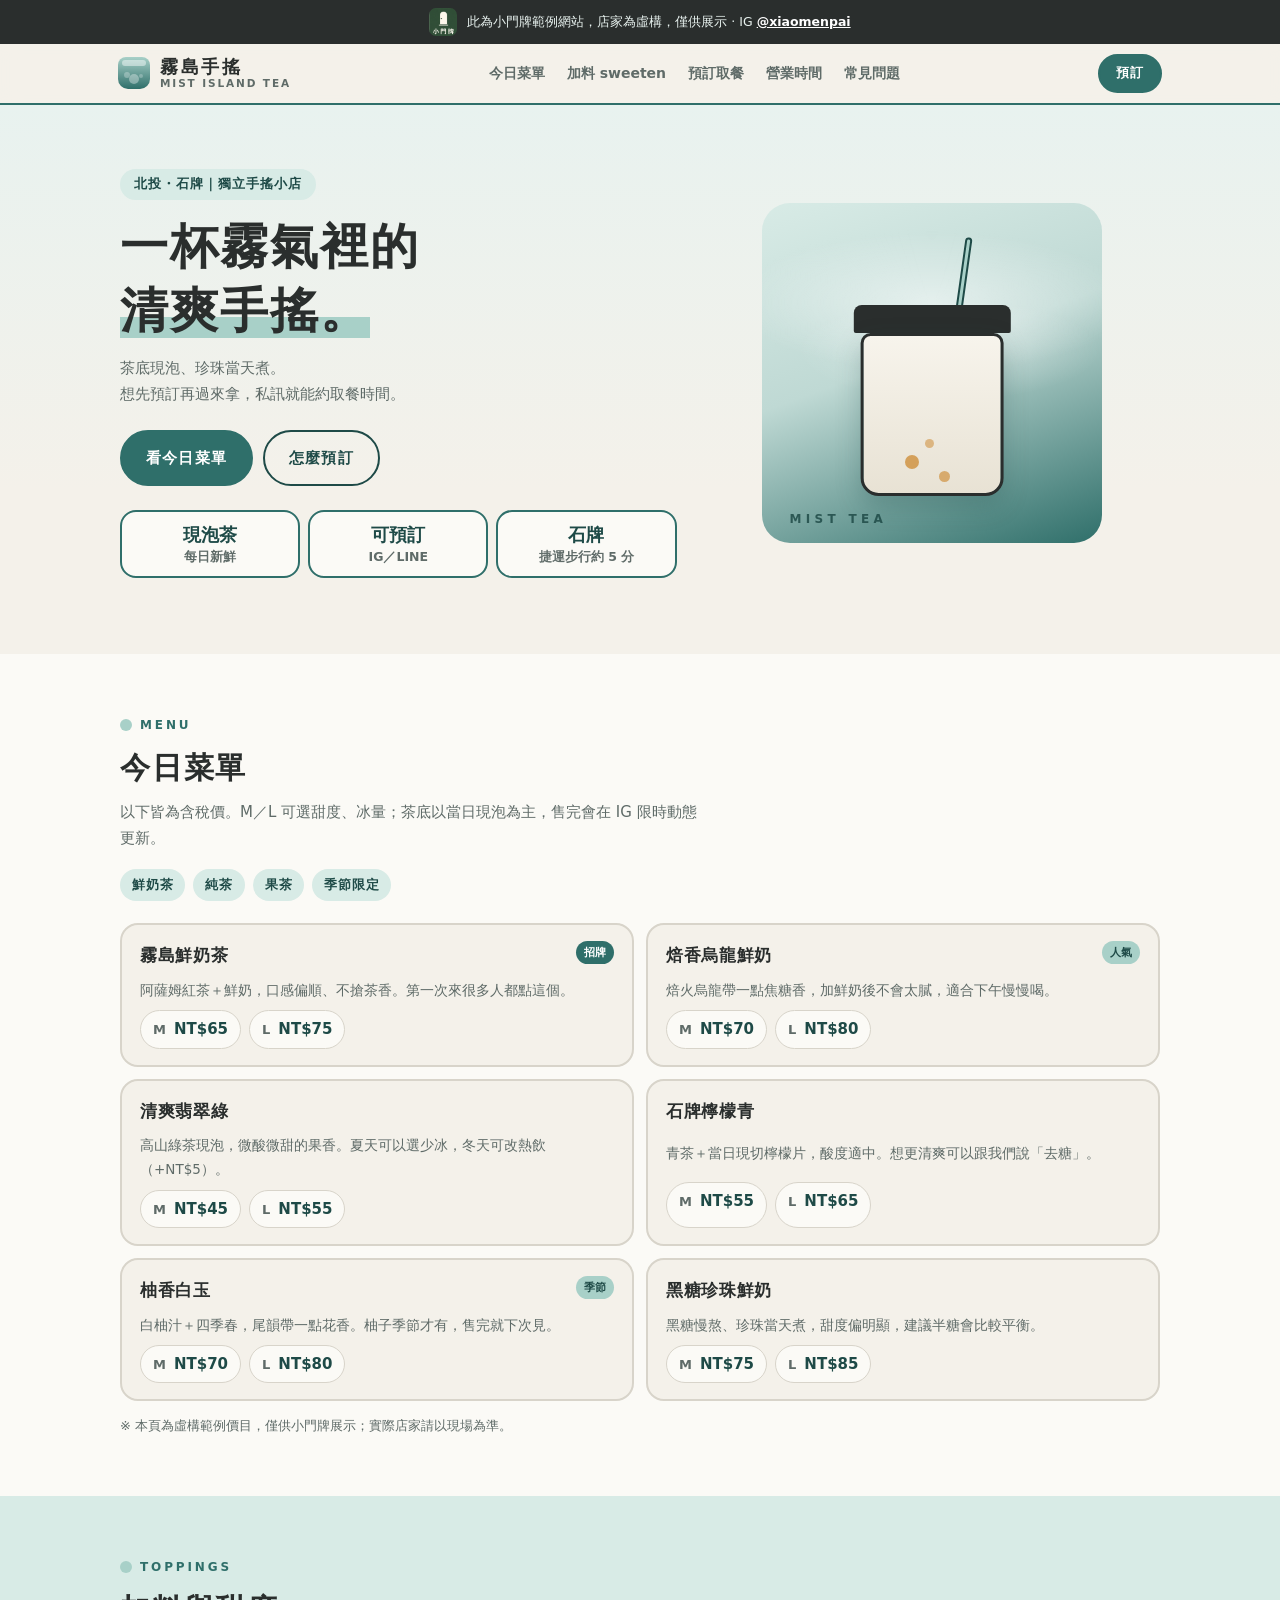
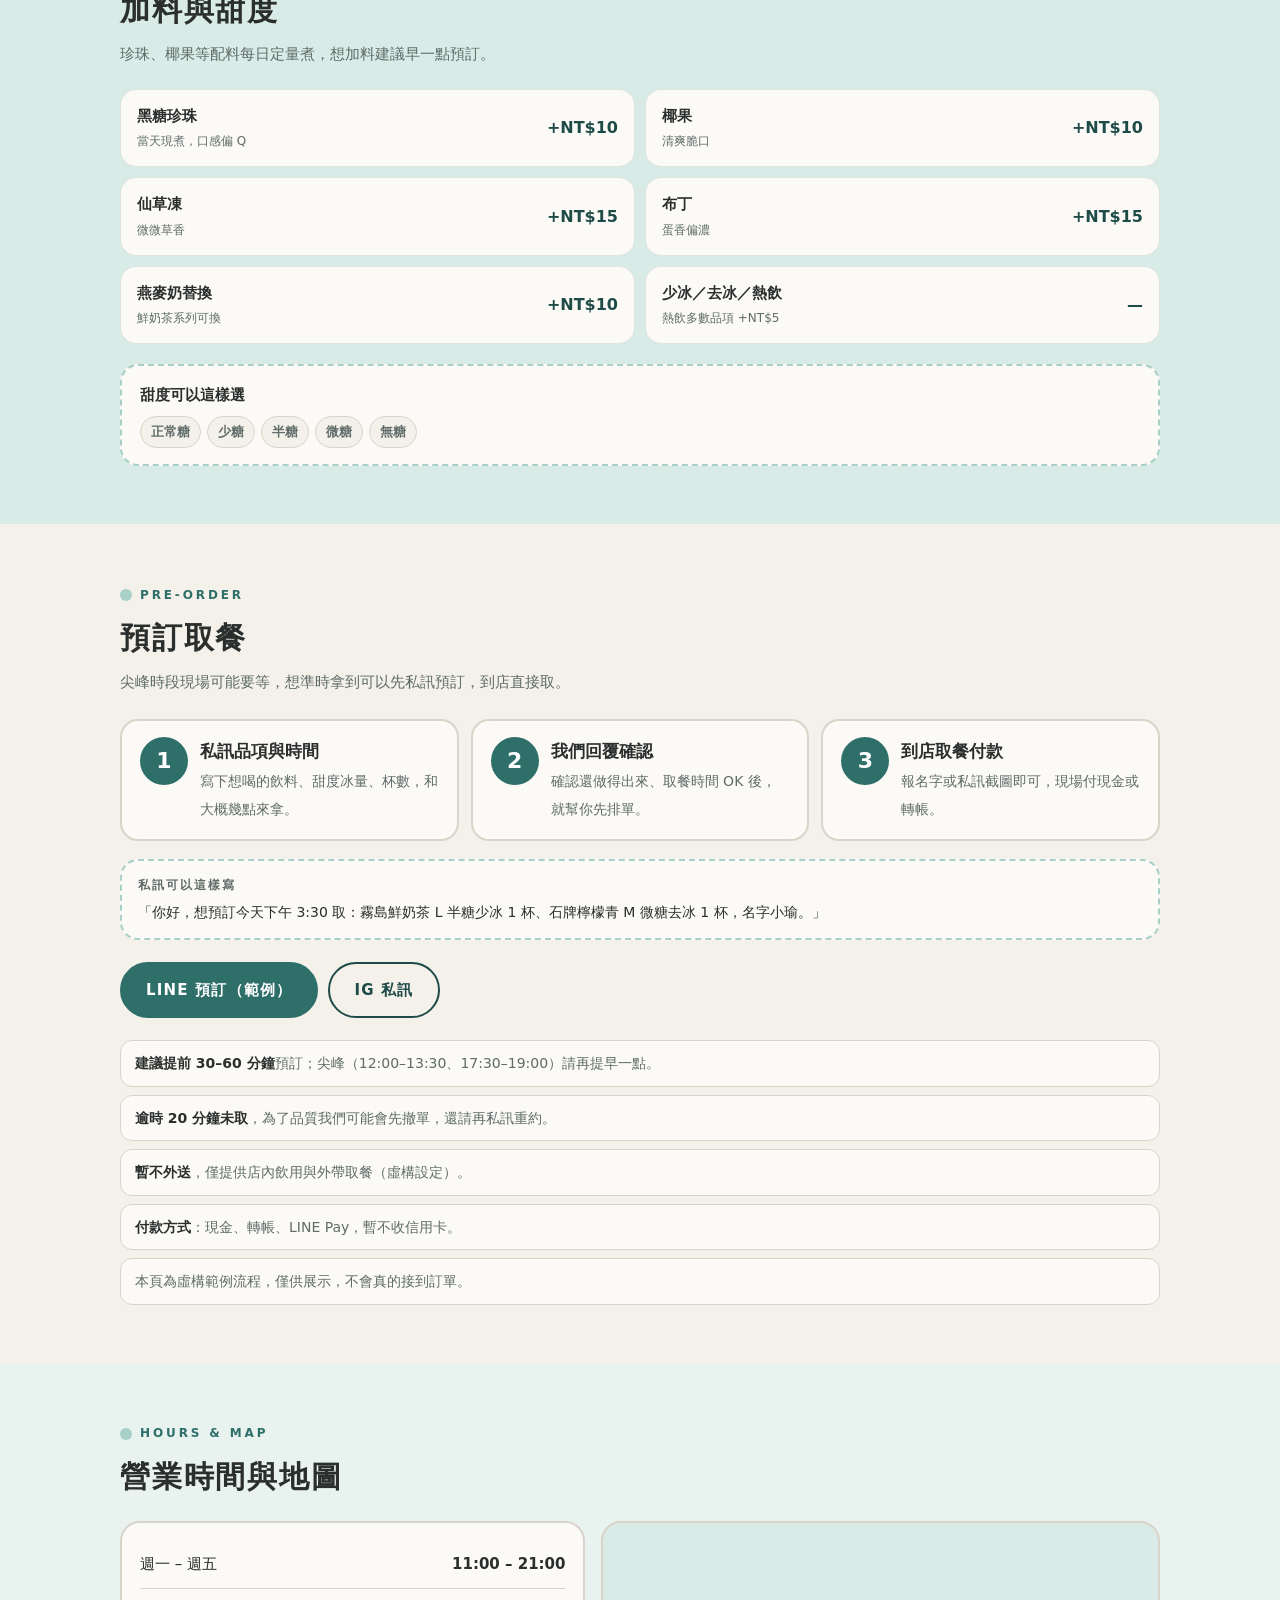
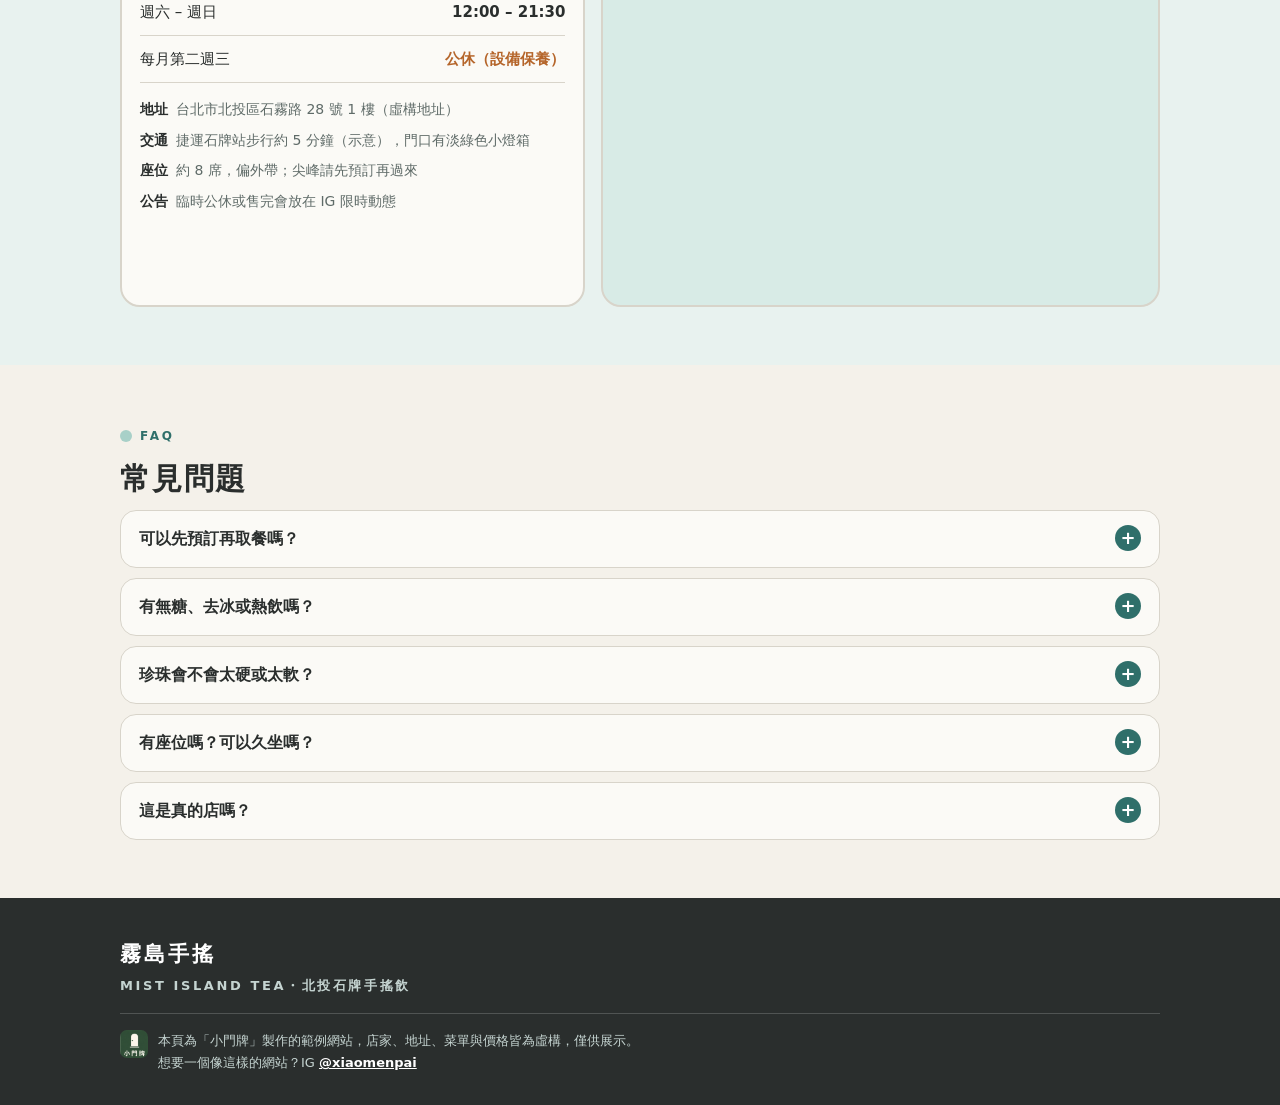
<file: boba/index.html>
<!DOCTYPE html>
<html lang="zh-Hant">
<head>
<meta charset="utf-8">
<meta name="robots" content="noindex">
<meta name="viewport" content="width=device-width, initial-scale=1">
<title>霧島手搖 Mist Island Tea｜北投石牌手搖飲（虛構示範站）</title>
<meta name="description" content="虛構示範：霧島手搖，北投石牌的獨立手搖飲小店。本頁為「小門牌」範例網站，店名與所有資訊皆為虛構。">
<meta property="og:title" content="霧島手搖（虛構示範站）">
<meta property="og:description" content="飲品價目、加料選項、線上預訂、營業時間與地圖。範例網站，資訊皆為虛構。">
<style>
:root{--cream:#F4F1EA;--paper:#FBFAF6;--mist:#A8D0C8;--mist-l:#D8EBE6;--teal:#2F6F6A;--teal-d:#1E4A47;--char:#2A2E2D;--soft:#5F6B68;--line:#D8D4CA;--pearl:#E8F2EF;--amber:#D4A05A}
*{box-sizing:border-box;margin:0;padding:0}
html{scroll-behavior:smooth}
body{font-family:"Noto Sans TC","Noto Sans CJK TC","PingFang TC","Microsoft JhengHei",system-ui,sans-serif;background:var(--cream);color:var(--char);line-height:1.75;font-size:16px;-webkit-text-size-adjust:100%;padding-bottom:74px}
a{color:inherit}
.demo-bar{display:flex;align-items:center;justify-content:center;gap:10px;background:var(--char);color:#E8F2EF;font-size:12.5px;line-height:1.5;padding:8px 14px}
.lg{display:inline-block;flex:none;overflow:hidden;border-radius:7px;width:28px;height:28px;position:relative;vertical-align:middle}
.lg img{position:absolute;width:282%;height:282%;max-width:none;left:-90%;top:-75%}
.demo-bar a{color:#fff;font-weight:700}
header.nav{position:sticky;top:0;z-index:20;background:rgba(244,241,234,.92);-webkit-backdrop-filter:blur(10px);backdrop-filter:blur(10px);border-bottom:2px solid var(--teal)}
.nav-in{max-width:1080px;margin:auto;display:flex;align-items:center;justify-content:space-between;padding:10px 18px;gap:12px}
.brand{text-decoration:none;display:flex;align-items:center;gap:10px}
.cup{width:32px;height:32px;border-radius:8px 8px 10px 10px;background:linear-gradient(180deg,var(--mist) 0%,var(--teal) 100%);position:relative;flex:none;overflow:hidden}
.cup:before{content:"";position:absolute;left:4px;right:4px;top:3px;height:6px;border-radius:4px;background:rgba(255,255,255,.45)}
.cup:after{content:"";position:absolute;left:50%;bottom:5px;width:10px;height:10px;border-radius:50%;background:rgba(255,255,255,.35);transform:translateX(-50%);box-shadow:-7px -4px 0 -2px rgba(255,255,255,.28),7px -3px 0 -3px rgba(255,255,255,.25)}
.brand b{display:block;font-weight:900;font-size:18px;letter-spacing:.14em;line-height:1.2}
.brand small{display:block;font-size:10.5px;font-weight:700;color:var(--soft);letter-spacing:.18em;line-height:1.3;text-transform:uppercase}
nav ul{display:none;gap:22px;list-style:none;font-size:14px;font-weight:700}
nav a{text-decoration:none;color:var(--soft)}
.btn{display:inline-flex;align-items:center;justify-content:center;gap:6px;padding:13px 24px;font-weight:800;text-decoration:none;font-size:15px;letter-spacing:.08em;border-radius:999px;border:2px solid var(--teal-d)}
.btn-main{background:var(--teal);color:#fff;border-color:var(--teal)}
.btn-ghost{background:transparent;color:var(--teal-d)}
.btn-sm{padding:6px 16px;font-size:13px}
.wrap{max-width:1080px;margin:auto;padding:0 20px}
section{padding:58px 0}
.kicker{display:inline-flex;align-items:center;gap:8px;font-size:12px;font-weight:800;letter-spacing:.24em;text-transform:uppercase;color:var(--teal)}
.kicker:before{content:"";width:12px;height:12px;border-radius:50%;background:var(--mist)}
h2{font-weight:900;font-size:30px;letter-spacing:.06em;line-height:1.35;margin:8px 0 10px}
.lead{color:var(--soft);font-size:15px;max-width:580px}
/* hero */
.hero{padding:30px 0 50px;overflow:hidden;background:linear-gradient(180deg,var(--pearl) 0%,var(--cream) 70%)}
.hero-in{display:grid;gap:28px;align-items:center}
.chip{display:inline-block;background:var(--mist-l);color:var(--teal-d);font-size:13px;font-weight:800;border-radius:999px;padding:4px 14px;letter-spacing:.08em}
.hero h1{font-weight:900;font-size:36px;line-height:1.35;letter-spacing:.04em;margin:14px 0 12px}
.hero h1 em{font-style:normal;background:linear-gradient(transparent 62%,var(--mist) 62%)}
.hero p{color:var(--soft);font-size:15px}
.cta{display:flex;gap:10px;flex-wrap:wrap;margin-top:22px}
.art{position:relative;width:100%;max-width:340px;margin:0 auto;aspect-ratio:1/1;border-radius:28px;background:linear-gradient(160deg,var(--mist-l),#BFD9D4 45%,var(--teal) 100%);overflow:hidden}
.art .fog{position:absolute;left:-10%;right:-10%;top:8%;height:42%;border-radius:50%;background:radial-gradient(ellipse,rgba(255,255,255,.55),transparent 70%);filter:blur(2px)}
.art .fog2{position:absolute;left:10%;right:0;top:28%;height:30%;border-radius:50%;background:radial-gradient(ellipse,rgba(255,255,255,.35),transparent 70%)}
.art .cupb{position:absolute;left:50%;bottom:14%;transform:translateX(-50%);width:42%;height:48%;border-radius:10px 10px 18px 18px;background:linear-gradient(180deg,#F7F4EC 0%,#E8E2D4 100%);border:3px solid var(--char);box-shadow:0 10px 24px rgba(30,74,71,.25)}
.art .lid{position:absolute;left:50%;bottom:calc(14% + 48%);transform:translateX(-50%);width:46%;height:8%;border-radius:8px 8px 2px 2px;background:var(--char)}
.art .straw{position:absolute;left:58%;bottom:calc(14% + 48%);width:7px;height:28%;border-radius:4px;background:var(--mist);transform:rotate(8deg);border:2px solid var(--teal-d)}
.art .b1,.art .b2,.art .b3{position:absolute;border-radius:50%;background:var(--amber)}
.art .b1{width:14px;height:14px;left:42%;bottom:22%}
.art .b2{width:11px;height:11px;left:52%;bottom:18%;opacity:.85}
.art .b3{width:9px;height:9px;left:48%;bottom:28%;opacity:.7}
.art .word{position:absolute;left:8%;bottom:4%;font-weight:900;font-size:12px;letter-spacing:.36em;color:rgba(30,74,71,.85)}
.stats{display:grid;grid-template-columns:repeat(3,1fr);gap:8px;margin-top:24px}
.stats div{background:var(--paper);border:2px solid var(--teal);border-radius:16px;padding:10px 6px;text-align:center;font-size:12.5px;color:var(--soft);line-height:1.45;font-weight:600}
.stats b{display:block;font-size:18px;font-weight:900;color:var(--teal-d)}
/* menu */
.menu{background:var(--paper)}
.cats{display:flex;flex-wrap:wrap;gap:8px;margin-top:18px}
.cat{font-size:12.5px;font-weight:800;border-radius:999px;padding:5px 12px;background:var(--mist-l);color:var(--teal-d);letter-spacing:.06em}
.drinks{display:grid;gap:12px;margin-top:22px}
.drink{background:var(--cream);border-radius:18px;padding:16px 18px;border:2px solid var(--line);display:grid;gap:8px}
.drink .hd{display:flex;justify-content:space-between;align-items:flex-start;gap:12px}
.drink h3{font-size:17px;font-weight:900;letter-spacing:.04em}
.drink .tag{font-size:11px;font-weight:800;background:var(--teal);color:#fff;border-radius:999px;padding:2px 8px;white-space:nowrap}
.drink .tag.soft{background:var(--mist);color:var(--teal-d)}
.drink p{font-size:13.5px;color:var(--soft)}
.sizes{display:flex;flex-wrap:wrap;gap:8px}
.sz{display:flex;align-items:baseline;gap:8px;border:1px solid var(--line);border-radius:999px;padding:5px 12px;background:var(--paper);font-size:13px;color:var(--soft);font-weight:600}
.sz b{color:var(--teal-d);font-weight:900;font-size:15px;white-space:nowrap}
.ptable{margin-top:22px;background:var(--cream);border-radius:20px;border:2px solid var(--teal);overflow:hidden}
.ptable h3{background:var(--teal);color:#fff;font-size:15px;font-weight:800;letter-spacing:.1em;padding:10px 18px}
.row{display:flex;justify-content:space-between;align-items:center;gap:12px;padding:12px 18px;border-top:1px solid var(--line)}
.row:first-of-type{border-top:0}
.row span{font-size:14.5px;font-weight:600}
.row span small{display:block;font-size:12px;color:var(--soft);font-weight:500}
.row b{font-size:17px;font-weight:900;color:var(--teal-d);white-space:nowrap}
.pnote{font-size:13px;color:var(--soft);margin-top:14px}
/* toppings / order */
.toppings{background:var(--mist-l)}
.top-grid{display:grid;gap:10px;margin-top:22px}
.top{background:var(--paper);border-radius:16px;padding:14px 16px;display:flex;justify-content:space-between;align-items:center;gap:10px;border:1px solid rgba(47,111,106,.15)}
.top span{font-size:14.5px;font-weight:700}
.top small{display:block;font-size:12px;color:var(--soft);font-weight:500;margin-top:2px}
.top b{font-size:16px;font-weight:900;color:var(--teal-d);white-space:nowrap}
.sweet{margin-top:20px;background:var(--paper);border-radius:18px;padding:16px 18px;border:2px dashed var(--mist)}
.sweet b{display:block;font-size:15px;font-weight:900;margin-bottom:8px}
.chips{display:flex;flex-wrap:wrap;gap:6px}
.chips i{font-style:normal;font-size:12.5px;font-weight:700;border-radius:999px;padding:4px 10px;background:var(--cream);border:1px solid var(--line);color:var(--soft)}
/* booking */
.booking{background:var(--cream)}
.steps{display:grid;gap:12px;margin-top:24px}
.step{background:var(--paper);border-radius:18px;padding:16px 18px;display:grid;grid-template-columns:48px 1fr;gap:12px;align-items:start;border:2px solid var(--line)}
.step .n{width:48px;height:48px;border-radius:50%;background:var(--teal);color:#fff;font-weight:900;font-size:22px;display:grid;place-items:center}
.step b{display:block;font-size:17px;font-weight:900}
.step span{font-size:14px;color:var(--soft)}
.msg{margin-top:18px;background:var(--paper);border-radius:18px;padding:14px 16px;border:2px dashed var(--mist);font-size:14px}
.msg b{display:block;font-size:12px;letter-spacing:.16em;color:var(--soft);margin-bottom:4px}
.rules{margin-top:22px;display:grid;gap:8px}
.rules li{list-style:none;font-size:14px;color:var(--soft);background:var(--paper);border-radius:12px;padding:10px 14px;border:1px solid var(--line)}
.rules li strong{color:var(--char);font-weight:800}
/* visit */
.visit{background:var(--pearl)}
.hours-grid{display:grid;gap:16px;margin-top:24px}
.box{background:var(--paper);border:2px solid var(--line);border-radius:20px;padding:18px}
.tbl{width:100%;border-collapse:collapse;font-size:15px}
.tbl td{padding:10px 0;border-bottom:1px solid var(--line)}
.tbl td:last-child{text-align:right;font-weight:800}
.tbl tr.off td:last-child{color:#B5652A}
.info{font-size:14px;color:var(--soft);margin-top:14px;display:grid;gap:6px}
.info b{color:var(--char);font-weight:800;margin-right:8px}
.map{border-radius:20px;overflow:hidden;border:2px solid var(--line);background:var(--mist-l)}
.map iframe{display:block;width:100%;height:280px;border:0}
.map p{font-size:12.5px;color:var(--soft);padding:10px 14px;background:var(--paper)}
/* faq */
.faq{background:var(--cream)}
details{background:var(--paper);border-radius:16px;padding:14px 18px;margin-top:10px;border:1px solid var(--line)}
summary{font-weight:800;cursor:pointer;list-style:none;display:flex;justify-content:space-between;gap:10px}
summary::-webkit-details-marker{display:none}
summary:after{content:"+";flex:none;width:26px;height:26px;border-radius:50%;background:var(--teal);color:#fff;display:grid;place-items:center;font-size:18px;line-height:1}
details[open] summary:after{content:"−"}
details p{font-size:14px;color:var(--soft);margin-top:8px}
footer{background:var(--char);color:#C5D4D1;padding:38px 0 30px;font-size:13px}
footer .fn{font-size:21px;font-weight:900;letter-spacing:.14em;color:#fff}
footer .demo{margin-top:16px;padding-top:16px;border-top:1px solid rgba(255,255,255,.18);display:flex;gap:10px;align-items:flex-start;line-height:1.7}
footer a{color:#fff;font-weight:700}
.sticky{position:fixed;left:0;right:0;bottom:0;z-index:30;display:flex;gap:10px;padding:10px 14px calc(10px + env(safe-area-inset-bottom));background:rgba(244,241,234,.95);-webkit-backdrop-filter:blur(8px);backdrop-filter:blur(8px);border-top:2px solid var(--teal)}
.sticky .btn{flex:1;padding:12px 10px}
@media(min-width:820px){
 nav ul{display:flex}
 .hero{padding:64px 0 76px}
 .hero-in{grid-template-columns:1.1fr .9fr}
 .hero h1{font-size:48px}
 .drinks{grid-template-columns:1fr 1fr}
 .top-grid{grid-template-columns:1fr 1fr}
 .steps{grid-template-columns:repeat(3,1fr)}
 .hours-grid{grid-template-columns:1fr 1.2fr}
 .map iframe{height:100%;min-height:340px}
 .sticky{display:none}
 body{padding-bottom:0}
}
</style>
</head>
<body>
<div class="demo-bar"><span class="lg"><img src="logo.jpg" alt="小門牌 logo"></span><div>此為小門牌範例網站，店家為虛構，僅供展示 · <span style="white-space:nowrap">IG <a href="https://www.instagram.com/xiaomenpai/" target="_blank" rel="noopener">@xiaomenpai</a></span></div></div>

<header class="nav"><div class="nav-in">
 <a class="brand" href="#top"><span class="cup"></span><span><b>霧島手搖</b><small>Mist Island Tea</small></span></a>
 <nav><ul><li><a href="#menu">今日菜單</a></li><li><a href="#toppings">加料 sweeten</a></li><li><a href="#order">預訂取餐</a></li><li><a href="#visit">營業時間</a></li><li><a href="#faq">常見問題</a></li></ul></nav>
 <a class="btn btn-main btn-sm" href="#order">預訂</a>
</div></header>

<section class="hero" id="top"><div class="wrap hero-in">
 <div>
  <span class="chip">北投・石牌｜獨立手搖小店</span>
  <h1>一杯霧氣裡的<br><em>清爽手搖。</em></h1>
  <p>茶底現泡、珍珠當天煮。<br>想先預訂再過來拿，私訊就能約取餐時間。</p>
  <div class="cta"><a class="btn btn-main" href="#menu">看今日菜單</a><a class="btn btn-ghost" href="#order">怎麼預訂</a></div>
  <div class="stats"><div><b>現泡茶</b>每日新鮮</div><div><b>可預訂</b>IG／LINE</div><div><b>石牌</b>捷運步行約 5 分</div></div>
 </div>
 <div class="art" aria-hidden="true"><i class="fog"></i><i class="fog2"></i><i class="straw"></i><i class="lid"></i><i class="cupb"></i><i class="b1"></i><i class="b2"></i><i class="b3"></i><span class="word">MIST TEA</span></div>
</div></section>

<section class="menu" id="menu"><div class="wrap">
 <div class="kicker">Menu</div>
 <h2>今日菜單</h2>
 <p class="lead">以下皆為含稅價。M／L 可選甜度、冰量；茶底以當日現泡為主，售完會在 IG 限時動態更新。</p>
 <div class="cats"><span class="cat">鮮奶茶</span><span class="cat">純茶</span><span class="cat">果茶</span><span class="cat">季節限定</span></div>
 <div class="drinks">
  <div class="drink">
   <div class="hd"><h3>霧島鮮奶茶</h3><span class="tag">招牌</span></div>
   <p>阿薩姆紅茶＋鮮奶，口感偏順、不搶茶香。第一次來很多人都點這個。</p>
   <div class="sizes"><span class="sz">M <b>NT$65</b></span><span class="sz">L <b>NT$75</b></span></div>
  </div>
  <div class="drink">
   <div class="hd"><h3>焙香烏龍鮮奶</h3><span class="tag soft">人氣</span></div>
   <p>焙火烏龍帶一點焦糖香，加鮮奶後不會太膩，適合下午慢慢喝。</p>
   <div class="sizes"><span class="sz">M <b>NT$70</b></span><span class="sz">L <b>NT$80</b></span></div>
  </div>
  <div class="drink">
   <div class="hd"><h3>清爽翡翠綠</h3></div>
   <p>高山綠茶現泡，微酸微甜的果香。夏天可以選少冰，冬天可改熱飲（+NT$5）。</p>
   <div class="sizes"><span class="sz">M <b>NT$45</b></span><span class="sz">L <b>NT$55</b></span></div>
  </div>
  <div class="drink">
   <div class="hd"><h3>石牌檸檬青</h3></div>
   <p>青茶＋當日現切檸檬片，酸度適中。想更清爽可以跟我們說「去糖」。</p>
   <div class="sizes"><span class="sz">M <b>NT$55</b></span><span class="sz">L <b>NT$65</b></span></div>
  </div>
  <div class="drink">
   <div class="hd"><h3>柚香白玉</h3><span class="tag soft">季節</span></div>
   <p>白柚汁＋四季春，尾韻帶一點花香。柚子季節才有，售完就下次見。</p>
   <div class="sizes"><span class="sz">M <b>NT$70</b></span><span class="sz">L <b>NT$80</b></span></div>
  </div>
  <div class="drink">
   <div class="hd"><h3>黑糖珍珠鮮奶</h3></div>
   <p>黑糖慢熬、珍珠當天煮，甜度偏明顯，建議半糖會比較平衡。</p>
   <div class="sizes"><span class="sz">M <b>NT$75</b></span><span class="sz">L <b>NT$85</b></span></div>
  </div>
 </div>
 <p class="pnote">※ 本頁為虛構範例價目，僅供小門牌展示；實際店家請以現場為準。</p>
</div></section>

<section class="toppings" id="toppings"><div class="wrap">
 <div class="kicker">Toppings</div>
 <h2>加料與甜度</h2>
 <p class="lead">珍珠、椰果等配料每日定量煮，想加料建議早一點預訂。</p>
 <div class="top-grid">
  <div class="top"><span>黑糖珍珠<small>當天現煮，口感偏 Q</small></span><b>+NT$10</b></div>
  <div class="top"><span>椰果<small>清爽脆口</small></span><b>+NT$10</b></div>
  <div class="top"><span>仙草凍<small>微微草香</small></span><b>+NT$15</b></div>
  <div class="top"><span>布丁<small>蛋香偏濃</small></span><b>+NT$15</b></div>
  <div class="top"><span>燕麥奶替換<small>鮮奶茶系列可換</small></span><b>+NT$10</b></div>
  <div class="top"><span>少冰／去冰／熱飲<small>熱飲多數品項 +NT$5</small></span><b>—</b></div>
 </div>
 <div class="sweet">
  <b>甜度可以這樣選</b>
  <div class="chips"><i>正常糖</i><i>少糖</i><i>半糖</i><i>微糖</i><i>無糖</i></div>
 </div>
</div></section>

<section class="booking" id="order"><div class="wrap">
 <div class="kicker">Pre-order</div>
 <h2>預訂取餐</h2>
 <p class="lead">尖峰時段現場可能要等，想準時拿到可以先私訊預訂，到店直接取。</p>
 <div class="steps">
  <div class="step"><span class="n">1</span><div><b>私訊品項與時間</b><span>寫下想喝的飲料、甜度冰量、杯數，和大概幾點來拿。</span></div></div>
  <div class="step"><span class="n">2</span><div><b>我們回覆確認</b><span>確認還做得出來、取餐時間 OK 後，就幫你先排單。</span></div></div>
  <div class="step"><span class="n">3</span><div><b>到店取餐付款</b><span>報名字或私訊截圖即可，現場付現金或轉帳。</span></div></div>
 </div>
 <div class="msg"><b>私訊可以這樣寫</b>「你好，想預訂今天下午 3:30 取：霧島鮮奶茶 L 半糖少冰 1 杯、石牌檸檬青 M 微糖去冰 1 杯，名字小瑜。」</div>
 <div class="cta"><a class="btn btn-main" href="#" onclick="alert('這是範例網站，不會真的送出喔！');return false">LINE 預訂（範例）</a><a class="btn btn-ghost" href="https://www.instagram.com/xiaomenpai/" target="_blank" rel="noopener">IG 私訊</a></div>
 <ul class="rules">
  <li><strong>建議提前 30–60 分鐘</strong>預訂；尖峰（12:00–13:30、17:30–19:00）請再提早一點。</li>
  <li><strong>逾時 20 分鐘未取</strong>，為了品質我們可能會先撤單，還請再私訊重約。</li>
  <li><strong>暫不外送</strong>，僅提供店內飲用與外帶取餐（虛構設定）。</li>
  <li><strong>付款方式</strong>：現金、轉帳、LINE Pay，暫不收信用卡。</li>
  <li>本頁為虛構範例流程，僅供展示，不會真的接到訂單。</li>
 </ul>
</div></section>

<section class="visit" id="visit"><div class="wrap">
 <div class="kicker">Hours &amp; Map</div>
 <h2>營業時間與地圖</h2>
 <div class="hours-grid">
  <div class="box">
   <table class="tbl">
    <tr><td>週一 – 週五</td><td>11:00 – 21:00</td></tr>
    <tr><td>週六 – 週日</td><td>12:00 – 21:30</td></tr>
    <tr class="off"><td>每月第二週三</td><td>公休（設備保養）</td></tr>
   </table>
   <div class="info">
    <div><b>地址</b>台北市北投區石霧路 28 號 1 樓（虛構地址）</div>
    <div><b>交通</b>捷運石牌站步行約 5 分鐘（示意），門口有淡綠色小燈箱</div>
    <div><b>座位</b>約 8 席，偏外帶；尖峰請先預訂再過來</div>
    <div><b>公告</b>臨時公休或售完會放在 IG 限時動態</div>
   </div>
  </div>
  <div class="map">
   <iframe title="台北市北投區石牌地圖（示意）" src="https://www.google.com/maps?q=%E5%8F%B0%E5%8C%97%E5%B8%82%E5%8C%97%E6%8A%95%E5%8D%80%E7%9F%B3%E7%89%8C&amp;output=embed" loading="lazy" referrerpolicy="no-referrer-when-downgrade"></iframe>
   <p>📍 地圖僅為區域示意，此店家與地址皆為虛構，並無實際門市。</p>
  </div>
 </div>
</div></section>

<section class="faq" id="faq"><div class="wrap">
 <div class="kicker">FAQ</div>
 <h2>常見問題</h2>
 <details><summary>可以先預訂再取餐嗎？</summary><p>可以。用 LINE 或 IG 私訊告訴我們品項、甜度冰量和取餐時間，確認後到店直接拿就好。</p></details>
 <details><summary>有無糖、去冰或熱飲嗎？</summary><p>有。甜度從正常到無糖都能選；冰量可少冰／去冰；多數品項可改熱飲（+NT$5）。</p></details>
 <details><summary>珍珠會不會太硬或太軟？</summary><p>我們每天分批煮，尖峰也會補煮。如果你喜歡偏 Q 或偏軟，預訂時跟我們說一聲。</p></details>
 <details><summary>有座位嗎？可以久坐嗎？</summary><p>店內大約 8 席，偏外帶取向。歡迎坐一下，尖峰時段若有人排隊，還請見諒我們可能會請你先讓位。</p></details>
 <details><summary>這是真的店嗎？</summary><p>不是喔——本頁是「小門牌」做的虛構範例網站，用來展示獨立店家官網可以長什麼樣子。</p></details>
</div></section>

<footer><div class="wrap">
 <div class="fn">霧島手搖</div>
 <div style="margin-top:2px;letter-spacing:.2em;font-weight:700">MIST ISLAND TEA・北投石牌手搖飲</div>
 <div class="demo"><span class="lg"><img src="logo.jpg" alt=""></span><div>本頁為「小門牌」製作的範例網站，店家、地址、菜單與價格皆為虛構，僅供展示。<br>想要一個像這樣的網站？IG <a href="https://www.instagram.com/xiaomenpai/" target="_blank" rel="noopener">@xiaomenpai</a></div></div>
</div></footer>

<div class="sticky"><a class="btn btn-ghost" href="#menu">看菜單</a><a class="btn btn-main" href="#order">立即預訂</a></div>
</body>
</html>
</file>
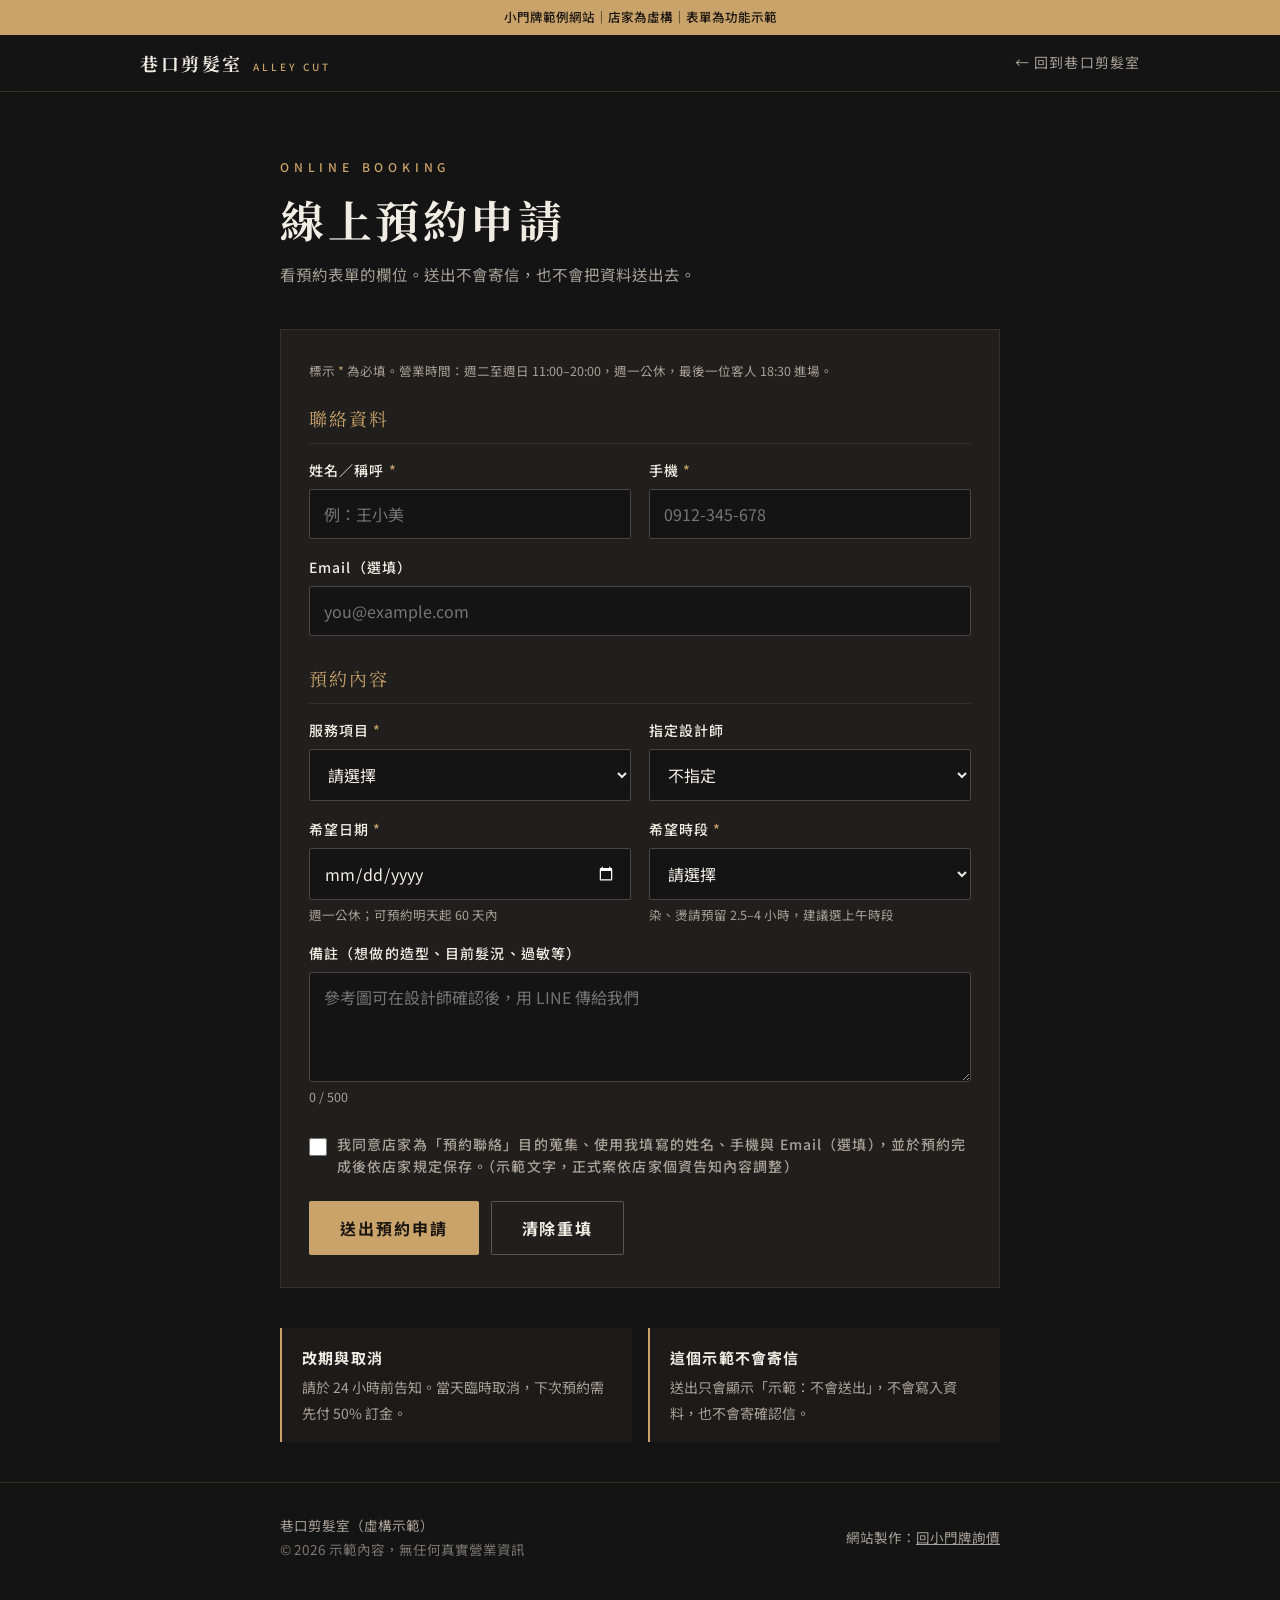
<file: booking/index.html>
<!DOCTYPE html>
<html lang="zh-Hant">
<head>
<meta charset="utf-8">
<meta name="robots" content="noindex">
<meta name="viewport" content="width=device-width, initial-scale=1">
<link rel="icon" href="../favicon.svg" type="image/svg+xml">
<title>線上預約｜巷口剪髮室 Alley Cut（虛構示範站・表單自動化 Demo）</title>
<meta name="description" content="虛構示範：巷口剪髮室線上預約表單。只展示欄位，送出不會寄信，也不會寫入資料。">
<link rel="preconnect" href="https://fonts.googleapis.com">
<link rel="preconnect" href="https://fonts.gstatic.com" crossorigin>
<link href="https://fonts.googleapis.com/css2?family=Noto+Serif+TC:wght@500;700&amp;family=Noto+Sans+TC:wght@400;500;700&amp;display=swap" rel="stylesheet">
<style>
:root{--bg:#141414;--bg2:#1c1b1a;--card:#201f1d;--line:#34312d;--ink:#f1ece4;--soft:#a9a198;--gold:#c9a36a;--gold-d:#a8834c;--line-green:#04803a;--err:#ff8a7a;--ok:#8fd19e}
*{box-sizing:border-box;margin:0;padding:0}
html{scroll-behavior:smooth}
body{font-family:"Noto Sans TC","PingFang TC","Microsoft JhengHei",system-ui,sans-serif;background:var(--bg);color:var(--ink);line-height:1.8;font-size:16px;-webkit-text-size-adjust:100%}
a{color:inherit}
.demo-bar{background:var(--gold);color:#1a1510;font-size:12.5px;text-align:center;padding:8px 12px;font-weight:500;line-height:1.5}
header.nav{position:sticky;top:0;z-index:20;background:rgba(20,20,20,.9);backdrop-filter:blur(10px);border-bottom:1px solid var(--line)}
.nav-in{max-width:1040px;margin:auto;display:flex;align-items:center;justify-content:space-between;padding:12px 20px;gap:12px}
.brand{font-family:"Noto Serif TC",serif;font-weight:700;font-size:18px;letter-spacing:.14em;text-decoration:none;display:flex;align-items:baseline;gap:10px;white-space:nowrap}
.brand small{font-family:"Noto Sans TC",sans-serif;font-size:10px;letter-spacing:.3em;color:var(--gold);font-weight:500}
.back{font-size:14px;color:var(--soft);text-decoration:none;letter-spacing:.08em}.back:hover{color:var(--gold)}
.btn{display:inline-flex;align-items:center;justify-content:center;gap:8px;padding:14px 30px;border-radius:2px;font-weight:700;text-decoration:none;border:1px solid transparent;font-size:16px;letter-spacing:.12em;font-family:inherit;cursor:pointer;transition:background .2s,color .2s}
.btn-gold{background:var(--gold);color:#1a1510}
.btn-gold:hover{background:#d8b57e}
.btn[disabled]{opacity:.55;cursor:wait}
.btn-ghost{border-color:#5a554d;color:var(--ink);background:transparent}
.btn-ghost:hover{border-color:var(--gold);color:var(--gold)}
.wrap{max-width:760px;margin:auto;padding:0 20px}
.head{padding:64px 0 28px;position:relative;overflow:hidden}
.eyebrow{font-size:12px;letter-spacing:.4em;color:var(--gold);margin-bottom:14px;font-weight:500}
h1{font-family:"Noto Serif TC",serif;font-size:clamp(30px,5vw,44px);line-height:1.25;letter-spacing:.08em;font-weight:700}
.lead{margin-top:14px;color:var(--soft);font-size:15.5px}
form{background:var(--card);border:1px solid var(--line);padding:32px 28px;margin:12px 0 40px}
fieldset{border:0;margin-bottom:26px}
legend{font-family:"Noto Serif TC",serif;font-size:18px;letter-spacing:.12em;color:var(--gold);margin-bottom:14px;padding-bottom:8px;border-bottom:1px solid var(--line);width:100%}
.grid{display:grid;grid-template-columns:1fr 1fr;gap:16px 18px}
.field{display:flex;flex-direction:column;gap:6px}
.field.full{grid-column:1/-1}
label,.lbl{font-size:14px;letter-spacing:.08em;color:var(--ink);font-weight:500}
label .req{color:var(--gold);margin-left:4px}
.hint{font-size:12.5px;color:var(--soft);line-height:1.5}
input[type=text],input[type=tel],input[type=email],input[type=date],select,textarea{width:100%;background:var(--bg);color:var(--ink);border:1px solid #4a463f;border-radius:2px;padding:12px 14px;font:inherit;font-size:16px;line-height:1.5;color-scheme:dark}
textarea{min-height:110px;resize:vertical}
input:focus,select:focus,textarea:focus{outline:2px solid var(--gold);outline-offset:1px;border-color:var(--gold)}
.field.invalid input,.field.invalid select,.field.invalid textarea{border-color:var(--err)}
.err{font-size:12.5px;color:var(--err);min-height:0;display:none}
.field.invalid .err{display:block}
.check{display:flex;gap:10px;align-items:flex-start;font-size:14px;color:var(--soft);line-height:1.6}
.check input{margin-top:5px;accent-color:var(--gold);width:18px;height:18px;flex:none}
/* honeypot：視覺與輔助科技皆隱藏，真人不會填 */
.hp{position:absolute!important;left:-10000px;top:auto;width:1px;height:1px;overflow:hidden}
.actions{display:flex;flex-wrap:wrap;gap:12px;align-items:center;margin-top:24px}
#status{margin-top:18px;padding:14px 18px;border-left:3px solid var(--gold);background:var(--bg2);font-size:14.5px;display:none}
#status.show{display:block}
#status.ok{border-color:var(--ok)}
#status.bad{border-color:var(--err);color:var(--err)}
.notes{margin:0 0 40px;display:grid;grid-template-columns:1fr 1fr;gap:16px}
.note{border-left:2px solid var(--gold);background:var(--bg2);padding:16px 20px}
.note b{display:block;margin-bottom:4px;letter-spacing:.08em;font-size:15px}
.note p{font-size:14px;color:var(--soft)}
footer{padding:30px 0 60px;font-size:13.5px;color:var(--soft);border-top:1px solid var(--line)}
.foot{display:flex;flex-wrap:wrap;justify-content:space-between;gap:14px;align-items:center}
.credit b{color:var(--gold);letter-spacing:.12em}
@media (max-width:640px){.grid,.notes{grid-template-columns:1fr}form{padding:24px 18px}.head{padding-top:40px}}
@media (prefers-reduced-motion:reduce){html{scroll-behavior:auto}}
</style>
<script type="application/ld+json">
{
 "@context": "https://schema.org",
 "@graph": [
  {
   "@type": "WebPage",
   "@id": "https://waynejman.github.io/xiaomenpai-demo/booking/#page",
   "url": "https://waynejman.github.io/xiaomenpai-demo/booking/",
   "name": "線上預約申請｜巷口剪髮室 Alley Cut（虛構示範）",
   "inLanguage": "zh-Hant",
   "description": "【虛構示範】預約表單功能示範，店家為虛構。",
   "isPartOf": {
    "@id": "https://waynejman.github.io/xiaomenpai-demo/#website"
   },
   "about": {
    "@id": "https://waynejman.github.io/xiaomenpai-demo/hair/#business"
   }
  },
  {
   "@type": "WebSite",
   "@id": "https://waynejman.github.io/xiaomenpai-demo/#website",
   "url": "https://waynejman.github.io/xiaomenpai-demo/",
   "name": "小門牌範例網站"
  }
 ]
}
</script>
</head>
<body>
<div class="demo-bar">小門牌範例網站｜店家為虛構｜表單為功能示範</div>

<header class="nav">
  <div class="nav-in">
    <a class="brand" href="../hair/index.html">巷口剪髮室<small>ALLEY CUT</small></a>
    <a class="back" href="../hair/index.html">← 回到巷口剪髮室</a>
  </div>
</header>

<main>
<div class="wrap">
  <div class="head">
    <div class="eyebrow">ONLINE BOOKING</div>
    <h1>線上預約申請</h1>
    <p class="lead">看預約表單的欄位。送出不會寄信，也不會把資料送出去。</p>
  </div>

  <noscript><p class="lead">啟用 JavaScript 可操作表單示範。</p><style>#booking-form{display:none}</style></noscript>
  <form id="booking-form" novalidate autocomplete="on" aria-describedby="form-help">
    <p id="form-help" class="hint" style="margin-bottom:22px">標示 <span style="color:var(--gold)">*</span> 為必填。營業時間：週二至週日 11:00–20:00，週一公休，最後一位客人 18:30 進場。</p>

    <fieldset>
      <legend>聯絡資料</legend>
      <div class="grid">
        <div class="field">
          <label for="name">姓名／稱呼<span class="req">*</span></label>
          <input type="text" id="name" name="name" required maxlength="30" autocomplete="name" placeholder="例：王小美">
          <span class="err" id="err-name" role="alert"></span>
        </div>
        <div class="field">
          <label for="phone">手機<span class="req">*</span></label>
          <input type="tel" id="phone" name="phone" required inputmode="tel" autocomplete="tel" placeholder="0912-345-678" maxlength="20">
          <span class="err" id="err-phone" role="alert"></span>
        </div>
        <div class="field full">
          <label for="email">Email（選填）</label>
          <input type="email" id="email" name="email" maxlength="100" autocomplete="email" placeholder="you@example.com">
          <span class="err" id="err-email" role="alert"></span>
        </div>
      </div>
    </fieldset>

    <fieldset>
      <legend>預約內容</legend>
      <div class="grid">
        <div class="field">
          <label for="service">服務項目<span class="req">*</span></label>
          <select id="service" name="service" required>
            <option value="">請選擇</option>
            <option value="cut">剪髮（含洗吹）</option>
            <option value="color">染髮</option>
            <option value="perm">燙髮／矯正</option>
            <option value="care">護髮／頭皮養護</option>
            <option value="combo">多項組合（請在備註說明）</option>
          </select>
          <span class="err" id="err-service" role="alert"></span>
        </div>
        <div class="field">
          <label for="designer">指定設計師</label>
          <select id="designer" name="designer">
            <option value="any">不指定</option>
            <option value="lin">林設計師（短髮、層次）</option>
            <option value="chen">陳設計師（染髮）</option>
            <option value="wu">吳設計師（燙、護髮）</option>
          </select>
        </div>
        <div class="field">
          <label for="date">希望日期<span class="req">*</span></label>
          <input type="date" id="date" name="date" required>
          <span class="hint">週一公休；可預約明天起 60 天內</span>
          <span class="err" id="err-date" role="alert"></span>
        </div>
        <div class="field">
          <label for="time">希望時段<span class="req">*</span></label>
          <select id="time" name="time" required>
            <option value="">請選擇</option>
          </select>
          <span class="hint">染、燙請預留 2.5–4 小時，建議選上午時段</span>
          <span class="err" id="err-time" role="alert"></span>
        </div>
        <div class="field full">
          <label for="notes">備註（想做的造型、目前髮況、過敏等）</label>
          <textarea id="notes" name="notes" maxlength="500" placeholder="參考圖可在設計師確認後，用 LINE 傳給我們"></textarea>
          <span class="hint"><span id="notes-count">0</span> / 500</span>
        </div>
      </div>
    </fieldset>

    <!-- honeypot：機器人常會把所有欄位都填滿，真人看不到這格 -->
    <div class="hp" aria-hidden="true">
      <label for="website">請勿填寫此欄位</label>
      <input type="text" id="website" name="website" tabindex="-1" autocomplete="off">
    </div>

    <div class="field full" style="margin-bottom:8px">
      <label class="check">
        <input type="checkbox" id="consent" name="consent" required>
        <span>我同意店家為「預約聯絡」目的蒐集、使用我填寫的姓名、手機與 Email（選填），並於預約完成後依店家規定保存。（示範文字，正式案依店家個資告知內容調整）</span>
      </label>
      <span class="err" id="err-consent" role="alert"></span>
    </div>

    <div class="actions">
      <button class="btn btn-gold" type="submit" id="submit-btn" disabled>送出預約申請</button>
      <button class="btn btn-ghost" type="reset" id="reset-btn">清除重填</button>
    </div>
    <div id="status" role="status" aria-live="polite"></div>
  </form>

  <div class="notes">
    <div class="note"><b>改期與取消</b><p>請於 24 小時前告知。當天臨時取消，下次預約需先付 50% 訂金。</p></div>
    <div class="note"><b>這個示範不會寄信</b><p>送出只會顯示「示範：不會送出」，不會寫入資料，也不會寄確認信。</p></div>
  </div>
</div>
</main>

<footer>
  <div class="wrap foot">
    <div>巷口剪髮室（虛構示範）<br><span style="opacity:.7">© 2026 示範內容，無任何真實營業資訊</span></div>
    <div class="credit">網站製作：<a href="../portfolio/index.html#contact">回小門牌詢價</a></div>
  </div>
</footer>

<script>
(function () {
  'use strict';

  // 營業時段：每 30 分鐘一格，18:30 為最後進場
  var SLOT_START = 11 * 60, SLOT_LAST = 18 * 60 + 30;
  var MAX_DAYS_AHEAD = 60;

  var form = document.getElementById('booking-form');
  var statusEl = document.getElementById('status');

  function pad(n) { return (n < 10 ? '0' : '') + n; }
  function fmtDate(d) { return d.getFullYear() + '-' + pad(d.getMonth() + 1) + '-' + pad(d.getDate()); }

  // 時段選單
  var timeSel = document.getElementById('time');
  for (var m = SLOT_START; m <= SLOT_LAST; m += 30) {
    var v = pad(Math.floor(m / 60)) + ':' + pad(m % 60);
    var o = document.createElement('option'); o.value = v; o.textContent = v; timeSel.appendChild(o);
  }

  // 日期範圍：明天起 60 天（以使用者裝置日期為準）
  var dateEl = document.getElementById('date');
  var t0 = new Date(); t0.setHours(0, 0, 0, 0);
  var tMin = new Date(t0); tMin.setDate(tMin.getDate() + 1);
  var tMax = new Date(t0); tMax.setDate(tMax.getDate() + MAX_DAYS_AHEAD);
  dateEl.min = fmtDate(tMin); dateEl.max = fmtDate(tMax);

  // 備註字數
  var notesEl = document.getElementById('notes');
  notesEl.addEventListener('input', function () {
    document.getElementById('notes-count').textContent = notesEl.value.length;
  });

  // ===== 驗證（只在這頁檢查，不會把資料送出） =====
  var PHONE_RE = /^(09\d{8}|0[2-8]\d{7,8})$/;
  var EMAIL_RE = /^[^\s@]+@[^\s@]+\.[^\s@]{2,}$/;

  function validate(data) {
    var errors = {};
    var name = (data.name || '').trim();
    if (!name) errors.name = '請填寫姓名或稱呼';
    else if (name.length > 30) errors.name = '姓名請在 30 字以內';
    var phone = (data.phone || '').replace(/[\s-]/g, '');
    if (!phone) errors.phone = '請填寫手機號碼';
    else if (!PHONE_RE.test(phone)) errors.phone = '手機格式不正確（例：0912345678）';
    var email = (data.email || '').trim();
    if (email && (!EMAIL_RE.test(email) || email.length > 100)) errors.email = 'Email 格式不正確';
    if (!data.service) errors.service = '請選擇服務項目';
    if (!data.date) errors.date = '請選擇日期';
    else {
      var d = new Date(data.date + 'T00:00:00');
      if (isNaN(d.getTime())) errors.date = '日期格式不正確';
      else if (d < tMin || d > tMax) errors.date = '僅開放明天起 ' + MAX_DAYS_AHEAD + ' 天內預約';
      else if (d.getDay() === 1) errors.date = '週一公休，請選其他日期';
    }
    if (!data.time) errors.time = '請選擇時段';
    if (!data.consent) errors.consent = '請勾選同意個資使用說明';
    return errors;
  }
  function showErrors(errors) {
    ['name', 'phone', 'email', 'service', 'date', 'time', 'consent'].forEach(function (k) {
      var err = document.getElementById('err-' + k);
      var field = err.closest('.field');
      if (errors[k]) { err.textContent = errors[k]; field.classList.add('invalid'); }
      else { err.textContent = ''; field.classList.remove('invalid'); }
    });
    var first = Object.keys(errors)[0];
    if (first) { var el = document.getElementById(first); if (el) el.focus(); }
  }
  function setStatus(msg, kind) {
    statusEl.textContent = msg;
    statusEl.className = 'show' + (kind ? ' ' + kind : '');
  }
  function collect() {
    function v(id) { return document.getElementById(id).value; }
    return {
      name: v('name'), phone: v('phone'), email: v('email'),
      service: v('service'), designer: v('designer'),
      date: v('date'), time: v('time'), notes: v('notes'),
      consent: document.getElementById('consent').checked, website: v('website')
    };
  }

  form.addEventListener('submit', function (ev) {
    ev.preventDefault();
    var data = collect();
    var errors = validate(data);
    showErrors(errors);
    if (Object.keys(errors).length) { setStatus('請先修正標示紅色的欄位。', 'bad'); return; }
    setStatus('示範：不會送出');
  });

  document.getElementById('submit-btn').disabled = false;

  // 供自動測試使用
  window.__booking = { validate: validate, collect: collect };
})();
</script>
</body>
</html>
</file>
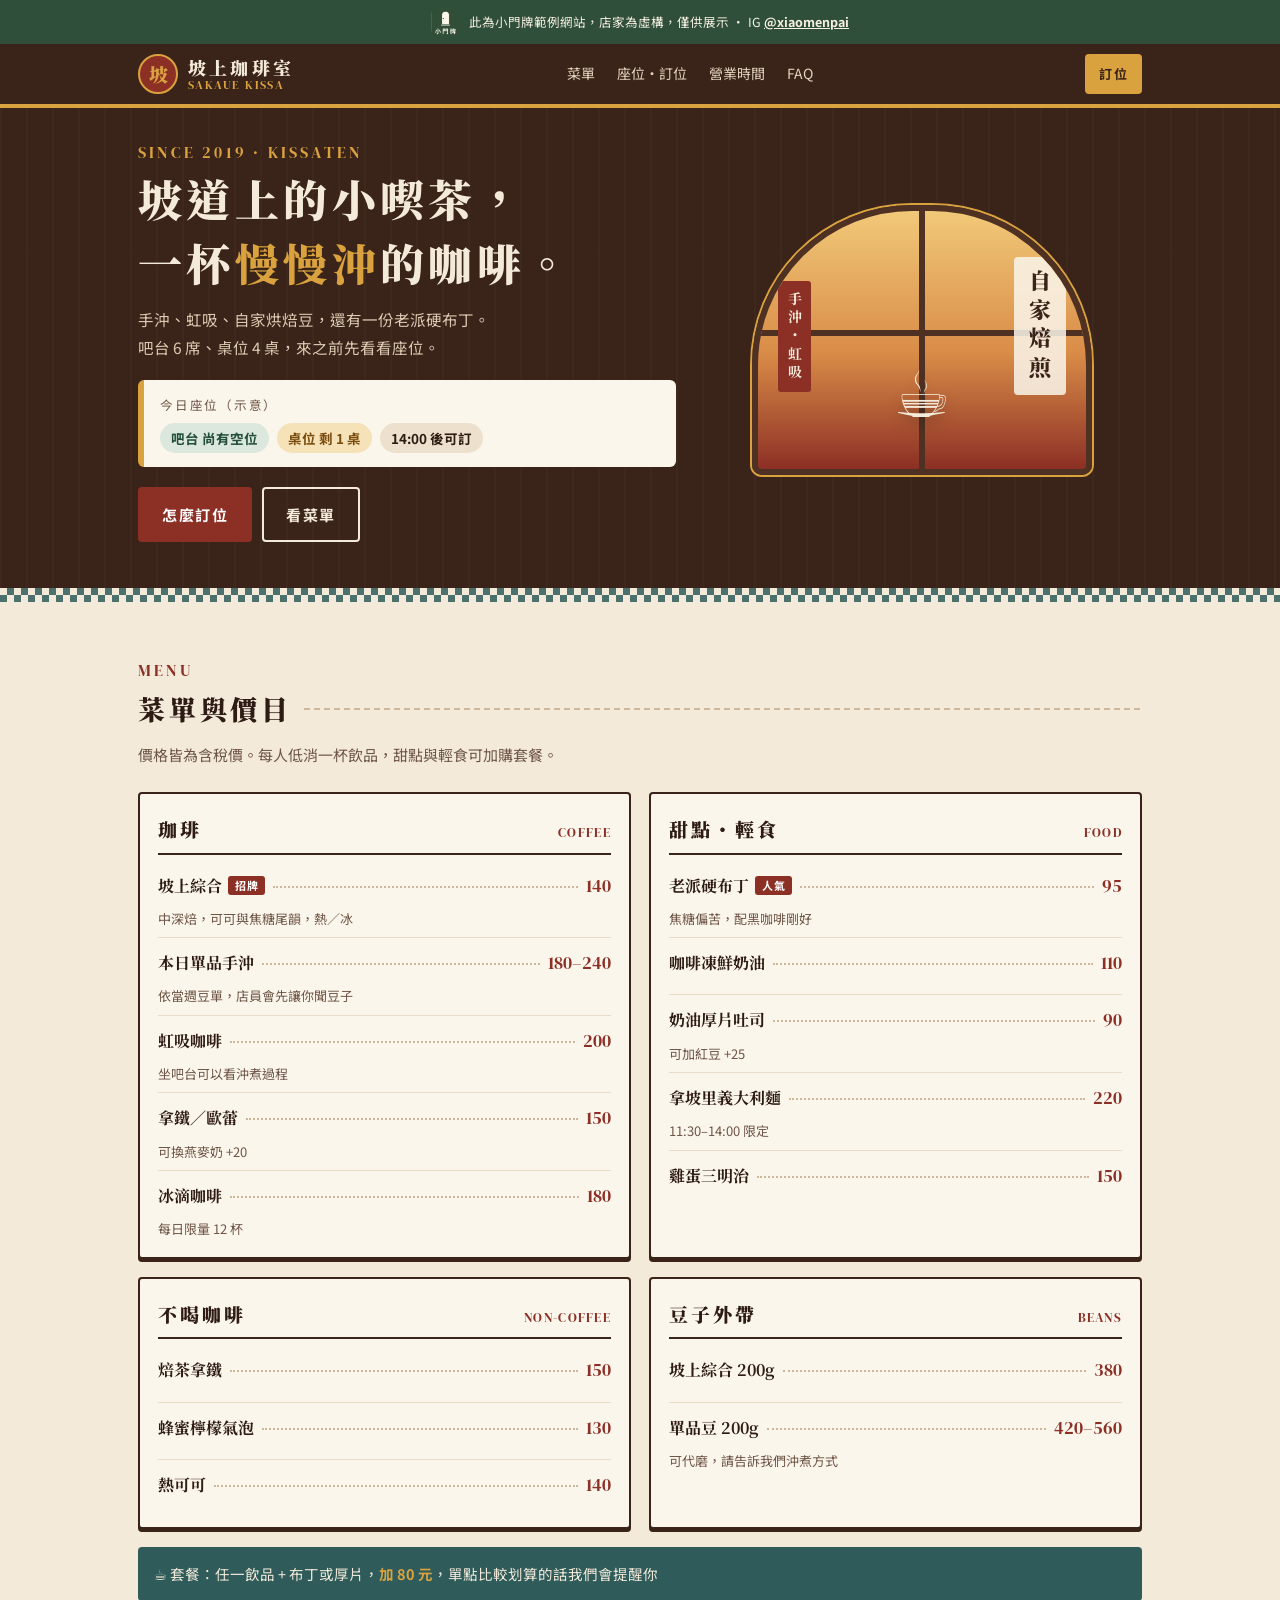
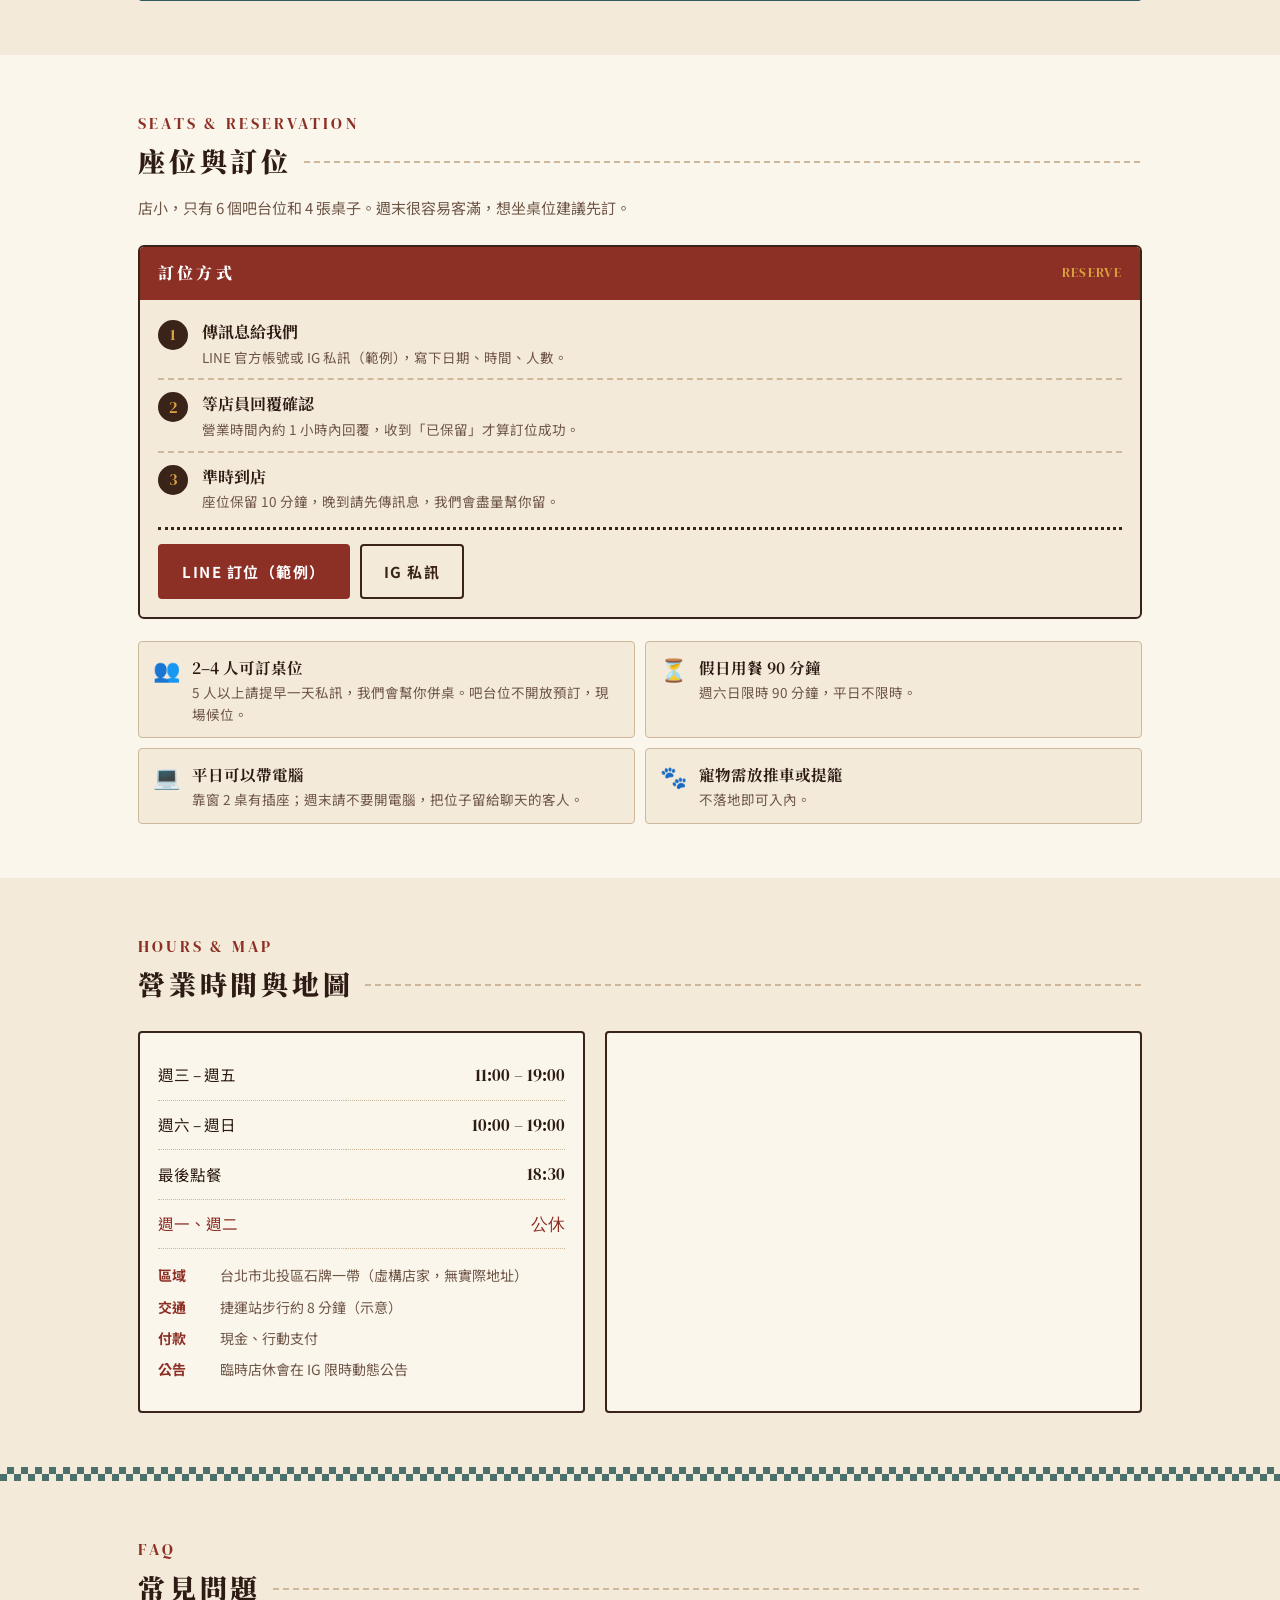
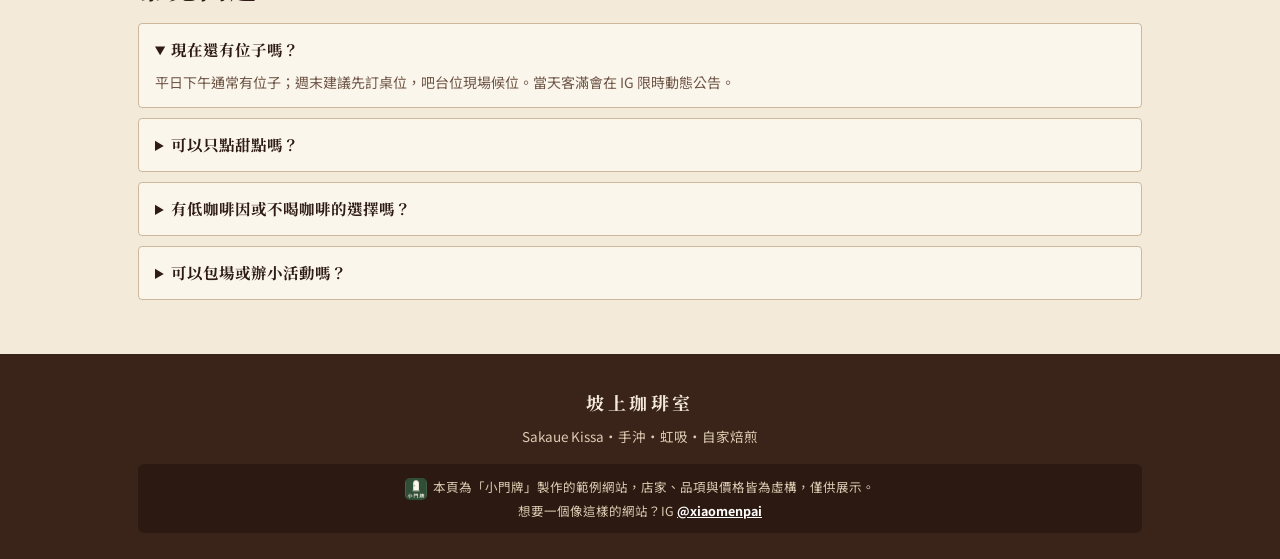
<file: cafe/index.html>
<!DOCTYPE html>
<html lang="zh-Hant">
<head>
<meta charset="utf-8">
<meta name="robots" content="noindex">
<meta name="viewport" content="width=device-width, initial-scale=1">
<title>坡上珈琲室｜手沖・虹吸・自家烘焙（虛構示範站）</title>
<meta name="description" content="虛構示範：坡上珈琲室，昭和喫茶風的社區小咖啡廳。本頁為「小門牌」範例網站，店名與所有資訊皆為虛構。">
<meta property="og:title" content="坡上珈琲室（虛構示範站）">
<meta property="og:description" content="菜單價目、座位與訂位方式、營業時間與地圖。範例網站，資訊皆為虛構。">
<link rel="preconnect" href="https://fonts.googleapis.com">
<link rel="preconnect" href="https://fonts.gstatic.com" crossorigin>
<link href="https://fonts.googleapis.com/css2?family=Noto+Serif+TC:wght@500;700;900&family=Noto+Sans+TC:wght@400;500;700&family=DM+Serif+Display&display=swap" rel="stylesheet">
<style>
:root{--walnut:#3A2318;--walnut2:#4E3123;--oxblood:#8C2F25;--mustard:#D9A23F;--cream:#F3EADA;--paper:#FBF6EC;--ink:#2E1C14;--soft:#6E5546;--line:#CDB89B;--teal:#2F5C5A}
*{box-sizing:border-box;margin:0;padding:0}
html{scroll-behavior:smooth}
body{font-family:"Noto Sans TC","PingFang TC","Microsoft JhengHei",system-ui,sans-serif;background:var(--cream);color:var(--ink);line-height:1.8;font-size:16px;-webkit-text-size-adjust:100%;padding-bottom:64px}
a{color:inherit}
h1,h2,h3,.serif{font-family:"Noto Serif TC","Noto Serif CJK TC","Songti TC",serif}
.en{font-family:"DM Serif Display",Georgia,serif;letter-spacing:.04em}
.demo-bar{display:flex;align-items:center;justify-content:center;gap:10px;background:#2F4F3A;color:#F6F0E2;font-size:12.5px;line-height:1.5;padding:8px 14px}
.lg{display:inline-block;flex:none;overflow:hidden;border-radius:7px;width:28px;height:28px;position:relative;vertical-align:middle}
.lg img{position:absolute;width:282%;height:282%;max-width:none;left:-90%;top:-75%}
.demo-bar a{color:#F6F0E2;font-weight:700}
/* header */
header.nav{position:sticky;top:0;z-index:20;background:var(--walnut);color:var(--cream);border-bottom:4px solid var(--mustard)}
.nav-in{max-width:1040px;margin:auto;display:flex;align-items:center;justify-content:space-between;padding:10px 18px;gap:12px}
.brand{text-decoration:none;display:flex;align-items:center;gap:10px}
.brand .mark{width:40px;height:40px;border-radius:50%;background:var(--oxblood);display:grid;place-items:center;border:2px solid var(--mustard);font-family:"Noto Serif TC",serif;font-weight:900;color:var(--mustard);font-size:19px}
.brand b{display:block;font-family:"Noto Serif TC","Noto Serif CJK TC",serif;font-weight:900;font-size:18px;letter-spacing:.18em;line-height:1.25}
.brand small{display:block;font-family:"DM Serif Display",Georgia,serif;font-size:12px;color:var(--mustard);letter-spacing:.12em;line-height:1.2}
nav ul{display:none;gap:22px;list-style:none;font-size:14px}
nav a{text-decoration:none;color:#E4D5BE}
.btn{display:inline-flex;align-items:center;justify-content:center;gap:6px;padding:12px 22px;font-weight:700;text-decoration:none;font-size:15px;letter-spacing:.1em;border:2px solid var(--walnut);border-radius:4px}
.btn-main{background:var(--oxblood);border-color:var(--oxblood);color:#fff}
.btn-ghost{background:transparent;color:var(--walnut)}
.btn-sm{padding:6px 12px;font-size:13px;background:var(--mustard);color:var(--walnut);border-color:var(--mustard)}
.wrap{max-width:1040px;margin:auto;padding:0 18px}
section{padding:54px 0}
.tile{height:14px;background:conic-gradient(var(--teal) 25%,var(--cream) 0 50%,var(--teal) 0 75%,var(--cream) 0) 0 0/14px 14px;opacity:.85}
.eyebrow{font-family:"DM Serif Display",Georgia,serif;color:var(--oxblood);font-size:16px;letter-spacing:.2em}
h2{font-weight:900;font-size:27px;letter-spacing:.14em;margin:0 0 8px;display:flex;align-items:center;gap:12px}
h2:after{content:"";flex:1;height:2px;background:repeating-linear-gradient(90deg,var(--line) 0 6px,transparent 6px 10px)}
.lead{color:var(--soft);font-size:15px;max-width:560px}
/* hero */
.hero{background:var(--walnut);color:var(--cream);padding:30px 0 46px;position:relative;overflow:hidden}
.hero:before{content:"";position:absolute;inset:0;background:repeating-linear-gradient(90deg,rgba(255,255,255,.025) 0 2px,transparent 2px 26px)}
.hero-in{position:relative;display:grid;gap:26px;align-items:center}
.window{position:relative;background:linear-gradient(180deg,#F1C978 0%,#D98C47 55%,#8C2F25 100%);border-radius:160px 160px 10px 10px;border:6px solid var(--walnut2);box-shadow:0 0 0 2px var(--mustard);height:270px;overflow:hidden;max-width:340px;margin:0 auto;width:100%}
.window .bars{position:absolute;inset:0;background:linear-gradient(90deg,transparent calc(50% - 3px),var(--walnut2) calc(50% - 3px) calc(50% + 3px),transparent 0),linear-gradient(180deg,transparent 46%,var(--walnut2) 46% calc(46% + 6px),transparent 0)}
.window .cup{position:absolute;left:50%;bottom:22px;transform:translateX(-50%);font-size:64px;filter:drop-shadow(0 6px 6px rgba(0,0,0,.25))}
.window .vt{position:absolute;right:20px;top:46px;writing-mode:vertical-rl;font-family:"Noto Serif TC",serif;font-weight:900;font-size:22px;letter-spacing:.3em;color:var(--walnut);background:rgba(251,246,236,.85);padding:12px 6px;border-radius:4px}
.window .vt2{position:absolute;left:20px;top:70px;writing-mode:vertical-rl;font-family:"Noto Serif TC",serif;font-weight:700;font-size:14px;letter-spacing:.3em;color:var(--cream);background:var(--oxblood);padding:10px 4px;border-radius:3px}
.hero h1{font-weight:900;font-size:33px;line-height:1.45;letter-spacing:.1em}
.hero h1 em{font-style:normal;color:var(--mustard)}
.hero p{color:#DCCBB2;margin:12px 0 18px;font-size:15.5px}
.seatnow{background:var(--paper);color:var(--ink);border-radius:6px;padding:14px 16px;margin-bottom:20px;border-left:6px solid var(--mustard)}
.seatnow .t{font-size:12.5px;letter-spacing:.14em;color:var(--soft)}
.seatnow .row{display:flex;gap:8px;flex-wrap:wrap;margin-top:6px}
.pill{font-size:13.5px;padding:3px 11px;border-radius:999px;background:#EDE1CD;font-weight:700}
.pill.ok{background:#DCE8DE;color:#24503B}
.pill.few{background:#F6E2B8;color:#7A4D0E}
.cta{display:flex;gap:10px;flex-wrap:wrap}
.hero .btn-ghost{color:var(--cream);border-color:var(--cream)}
/* menu */
.board{margin-top:24px;display:grid;gap:18px}
.mcard{background:var(--paper);border:2px solid var(--walnut);border-radius:4px;padding:18px 18px 10px;position:relative;box-shadow:0 3px 0 var(--walnut)}
.mcard h3{font-weight:900;font-size:19px;letter-spacing:.16em;display:flex;justify-content:space-between;align-items:baseline;border-bottom:2px solid var(--walnut);padding-bottom:6px;margin-bottom:6px}
.mcard h3 small{font-family:"DM Serif Display",Georgia,serif;font-weight:400;font-size:13px;color:var(--oxblood);letter-spacing:.1em}
.item{display:flex;align-items:baseline;gap:8px;padding:7px 0}
.item b{font-family:"Noto Serif TC",serif;font-weight:700;font-size:16px;white-space:nowrap}
.item i{flex:1;border-bottom:2px dotted var(--line);transform:translateY(-4px);min-width:16px}
.item span{font-family:"DM Serif Display",Georgia,serif;font-size:18px;color:var(--oxblood);white-space:nowrap}
.item .note{display:block;font-size:12.5px;color:var(--soft);font-style:normal;line-height:1.5}
.itm{padding:2px 0 8px;border-bottom:1px solid #EADCC6}
.itm:last-child{border-bottom:0}
.itm .d{font-size:13px;color:var(--soft);line-height:1.55}
.tagx{font-style:normal;font-family:"Noto Sans TC",sans-serif;font-weight:700;display:inline-block;font-size:11px;background:var(--oxblood);color:#fff;padding:0 7px;border-radius:3px;margin-left:6px;vertical-align:2px;letter-spacing:.05em}
.set{background:var(--teal);color:#F3EADA;border-radius:4px;padding:14px 16px;margin-top:18px;font-size:14.5px}
.set b{color:var(--mustard)}
/* seat */
#seat{background:var(--paper)}
.ticket{margin-top:24px;background:var(--cream);border:2px solid var(--walnut);border-radius:6px;position:relative;overflow:hidden}
.ticket .top{background:var(--oxblood);color:#fff;padding:12px 18px;font-family:"Noto Serif TC",serif;font-weight:900;letter-spacing:.2em;display:flex;justify-content:space-between;align-items:center}
.ticket .top small{font-family:"DM Serif Display",Georgia,serif;font-weight:400;color:var(--mustard);letter-spacing:.1em}
.ticket ol{list-style:none;counter-reset:s;padding:8px 18px 4px}
.ticket li{counter-increment:s;display:grid;grid-template-columns:34px 1fr;gap:10px;padding:10px 0;border-bottom:2px dashed var(--line)}
.ticket li:last-child{border-bottom:0}
.ticket li:before{content:counter(s);width:30px;height:30px;border-radius:50%;background:var(--walnut);color:var(--mustard);display:grid;place-items:center;font-family:"DM Serif Display",serif;font-size:16px;margin-top:2px}
.ticket li b{display:block;font-family:"Noto Serif TC",serif;font-size:16px}
.ticket li span{font-size:13.5px;color:var(--soft);line-height:1.6;display:block}
.perf{height:0;border-top:3px dotted var(--walnut);margin:0 18px;position:relative}
.ticket .bottom{padding:14px 18px 18px}
.rules{display:grid;gap:10px;margin-top:22px}
.rule{display:flex;gap:12px;align-items:flex-start;background:var(--cream);border-radius:4px;padding:12px 14px;border:1.5px solid var(--line)}
.rule .ic{font-size:22px;line-height:1.3}
.rule b{display:block;font-family:"Noto Serif TC",serif;font-size:15.5px}
.rule span{font-size:13.5px;color:var(--soft);line-height:1.6;display:block}
/* visit */
.visit-in{display:grid;gap:20px;margin-top:22px}
.info{background:var(--paper);border:2px solid var(--walnut);border-radius:4px;padding:18px}
.hours{width:100%;border-collapse:collapse;font-size:15.5px}
.hours td{padding:9px 0;border-bottom:1.5px dotted var(--line)}
.hours td:last-child{text-align:right;font-family:"DM Serif Display",Georgia,serif;font-size:17px}
.hours .off{color:var(--oxblood)}
dl{display:grid;grid-template-columns:52px 1fr;gap:6px 10px;font-size:14px}
dt{color:var(--oxblood);font-weight:700}
dd{color:var(--soft)}
.map{border:2px solid var(--walnut);border-radius:4px;overflow:hidden;background:var(--paper)}
.map iframe{display:block;width:100%;height:280px;border:0}
.map p{font-size:12.5px;color:var(--soft);padding:8px 12px}
details{background:var(--paper);border-radius:4px;border:1.5px solid var(--line);margin-top:10px;padding:12px 16px}
summary{font-family:"Noto Serif TC",serif;font-weight:700;cursor:pointer;font-size:15.5px}
details p{color:var(--soft);font-size:14px;margin-top:6px}
footer{background:var(--walnut);color:#DCCBB2;padding:32px 0 26px;font-size:13.5px;text-align:center}
footer b{color:var(--cream);font-family:"Noto Serif TC",serif;font-size:18px;letter-spacing:.2em}
footer .demo{margin-top:16px;font-size:12.5px;line-height:1.7;background:rgba(0,0,0,.25);padding:12px;border-radius:6px}
footer .demo .lg{width:22px;height:22px;border-radius:5px;margin-right:6px}
.sticky{position:fixed;left:0;right:0;bottom:0;z-index:30;display:flex;background:var(--walnut);border-top:3px solid var(--mustard)}
.sticky a{flex:1;text-align:center;padding:13px 0;color:var(--cream);text-decoration:none;font-weight:700;font-size:14.5px;letter-spacing:.12em}
.sticky a.hl{background:var(--oxblood)}
@media(min-width:760px){
 nav ul{display:flex}
 .hero-in{grid-template-columns:1.1fr .9fr}
 .hero h1{font-size:44px}
 .board{grid-template-columns:1fr 1fr}
 .visit-in{grid-template-columns:1fr 1.2fr}
 .map iframe{height:100%;min-height:340px}
 .rules{grid-template-columns:1fr 1fr}
 .sticky{display:none}
 body{padding-bottom:0}
}
</style>
</head>
<body>
<div class="demo-bar"><span class="lg"><img src="logo.jpg" alt="小門牌 logo"></span><div>此為小門牌範例網站，店家為虛構，僅供展示 · <span style="white-space:nowrap">IG <a href="https://www.instagram.com/xiaomenpai/" target="_blank" rel="noopener">@xiaomenpai</a></span></div></div>

<header class="nav"><div class="nav-in">
 <a class="brand" href="#top"><span class="mark">坡</span><span><b>坡上珈琲室</b><small>SAKAUE KISSA</small></span></a>
 <nav><ul><li><a href="#menu">菜單</a></li><li><a href="#seat">座位・訂位</a></li><li><a href="#visit">營業時間</a></li><li><a href="#faq">FAQ</a></li></ul></nav>
 <a class="btn btn-sm" href="#seat">訂位</a>
</div></header>

<main id="top">
<section class="hero"><div class="wrap hero-in">
 <div>
  <div class="eyebrow" style="color:var(--mustard)">SINCE 2019 · KISSATEN</div>
  <h1>坡道上的小喫茶，<br>一杯<em>慢慢沖</em>的咖啡。</h1>
  <p>手沖、虹吸、自家烘焙豆，還有一份老派硬布丁。<br>吧台 6 席、桌位 4 桌，來之前先看看座位。</p>
  <div class="seatnow">
   <div class="t">今日座位（示意）</div>
   <div class="row"><span class="pill ok">吧台 尚有空位</span><span class="pill few">桌位 剩 1 桌</span><span class="pill">14:00 後可訂</span></div>
  </div>
  <div class="cta"><a class="btn btn-main" href="#seat">怎麼訂位</a><a class="btn btn-ghost" href="#menu">看菜單</a></div>
 </div>
 <div class="window"><div class="bars"></div><span class="vt">自家焙煎</span><span class="vt2">手沖・虹吸</span><span class="cup">☕</span></div>
</div></section>
<div class="tile"></div>

<section id="menu"><div class="wrap">
 <div class="eyebrow">MENU</div>
 <h2>菜單與價目</h2>
 <p class="lead">價格皆為含稅價。每人低消一杯飲品，甜點與輕食可加購套餐。</p>
 <div class="board">
  <div class="mcard"><h3>珈琲<small>COFFEE</small></h3>
   <div class="itm"><div class="item"><b>坡上綜合<em class="tagx">招牌</em></b><i></i><span>140</span></div><div class="d">中深焙，可可與焦糖尾韻，熱／冰</div></div>
   <div class="itm"><div class="item"><b>本日單品手沖</b><i></i><span>180–240</span></div><div class="d">依當週豆單，店員會先讓你聞豆子</div></div>
   <div class="itm"><div class="item"><b>虹吸咖啡</b><i></i><span>200</span></div><div class="d">坐吧台可以看沖煮過程</div></div>
   <div class="itm"><div class="item"><b>拿鐵／歐蕾</b><i></i><span>150</span></div><div class="d">可換燕麥奶 +20</div></div>
   <div class="itm"><div class="item"><b>冰滴咖啡</b><i></i><span>180</span></div><div class="d">每日限量 12 杯</div></div>
  </div>
  <div class="mcard"><h3>甜點・輕食<small>FOOD</small></h3>
   <div class="itm"><div class="item"><b>老派硬布丁<em class="tagx">人氣</em></b><i></i><span>95</span></div><div class="d">焦糖偏苦，配黑咖啡剛好</div></div>
   <div class="itm"><div class="item"><b>咖啡凍鮮奶油</b><i></i><span>110</span></div></div>
   <div class="itm"><div class="item"><b>奶油厚片吐司</b><i></i><span>90</span></div><div class="d">可加紅豆 +25</div></div>
   <div class="itm"><div class="item"><b>拿坡里義大利麵</b><i></i><span>220</span></div><div class="d">11:30–14:00 限定</div></div>
   <div class="itm"><div class="item"><b>雞蛋三明治</b><i></i><span>150</span></div></div>
  </div>
  <div class="mcard"><h3>不喝咖啡<small>NON-COFFEE</small></h3>
   <div class="itm"><div class="item"><b>焙茶拿鐵</b><i></i><span>150</span></div></div>
   <div class="itm"><div class="item"><b>蜂蜜檸檬氣泡</b><i></i><span>130</span></div></div>
   <div class="itm"><div class="item"><b>熱可可</b><i></i><span>140</span></div></div>
  </div>
  <div class="mcard"><h3>豆子外帶<small>BEANS</small></h3>
   <div class="itm"><div class="item"><b>坡上綜合 200g</b><i></i><span>380</span></div></div>
   <div class="itm"><div class="item"><b>單品豆 200g</b><i></i><span>420–560</span></div><div class="d">可代磨，請告訴我們沖煮方式</div></div>
  </div>
 </div>
 <div class="set">☕ 套餐：任一飲品 + 布丁或厚片，<b>加 80 元</b>，單點比較划算的話我們會提醒你</div>
</div></section>

<section id="seat"><div class="wrap">
 <div class="eyebrow">SEATS &amp; RESERVATION</div>
 <h2>座位與訂位</h2>
 <p class="lead">店小，只有 6 個吧台位和 4 張桌子。週末很容易客滿，想坐桌位建議先訂。</p>
 <div class="ticket">
  <div class="top">訂位方式<small>RESERVE</small></div>
  <ol>
   <li><div><b>傳訊息給我們</b><span>LINE 官方帳號或 IG 私訊（範例），寫下日期、時間、人數。</span></div></li>
   <li><div><b>等店員回覆確認</b><span>營業時間內約 1 小時內回覆，收到「已保留」才算訂位成功。</span></div></li>
   <li><div><b>準時到店</b><span>座位保留 10 分鐘，晚到請先傳訊息，我們會盡量幫你留。</span></div></li>
  </ol>
  <div class="perf"></div>
  <div class="bottom"><div class="cta"><a class="btn btn-main" href="#" onclick="alert('這是範例網站，不會真的送出喔！');return false">LINE 訂位（範例）</a><a class="btn btn-ghost" href="https://www.instagram.com/xiaomenpai/" target="_blank" rel="noopener">IG 私訊</a></div></div>
 </div>
 <div class="rules">
  <div class="rule"><span class="ic">👥</span><div><b>2–4 人可訂桌位</b><span>5 人以上請提早一天私訊，我們會幫你併桌。吧台位不開放預訂，現場候位。</span></div></div>
  <div class="rule"><span class="ic">⏳</span><div><b>假日用餐 90 分鐘</b><span>週六日限時 90 分鐘，平日不限時。</span></div></div>
  <div class="rule"><span class="ic">💻</span><div><b>平日可以帶電腦</b><span>靠窗 2 桌有插座；週末請不要開電腦，把位子留給聊天的客人。</span></div></div>
  <div class="rule"><span class="ic">🐾</span><div><b>寵物需放推車或提籠</b><span>不落地即可入內。</span></div></div>
 </div>
</div></section>

<section id="visit"><div class="wrap">
 <div class="eyebrow">HOURS &amp; MAP</div>
 <h2>營業時間與地圖</h2>
 <div class="visit-in">
  <div class="info">
   <table class="hours">
    <tr><td>週三 – 週五</td><td>11:00 – 19:00</td></tr>
    <tr><td>週六 – 週日</td><td>10:00 – 19:00</td></tr>
    <tr><td>最後點餐</td><td>18:30</td></tr>
    <tr><td class="off">週一、週二</td><td class="off">公休</td></tr>
   </table>
   <dl style="margin-top:14px">
    <dt>區域</dt><dd>台北市北投區石牌一帶（虛構店家，無實際地址）</dd>
    <dt>交通</dt><dd>捷運站步行約 8 分鐘（示意）</dd>
    <dt>付款</dt><dd>現金、行動支付</dd>
    <dt>公告</dt><dd>臨時店休會在 IG 限時動態公告</dd>
   </dl>
  </div>
  <div class="map">
   <iframe title="台北市北投區地圖（示意）" src="https://www.google.com/maps?q=%E5%8F%B0%E5%8C%97%E5%B8%82%E5%8C%97%E6%8A%95%E5%8D%80&amp;output=embed" loading="lazy" referrerpolicy="no-referrer-when-downgrade"></iframe>
   <p>📍 地圖僅為區域示意，此店家為虛構，並無實際門市。</p>
  </div>
 </div>
</div></section>
<div class="tile"></div>

<section id="faq"><div class="wrap">
 <div class="eyebrow">FAQ</div>
 <h2>常見問題</h2>
 <details open><summary>現在還有位子嗎？</summary><p>平日下午通常有位子；週末建議先訂桌位，吧台位現場候位。當天客滿會在 IG 限時動態公告。</p></details>
 <details><summary>可以只點甜點嗎？</summary><p>每人低消一杯飲品，甜點可以單點，也可以加 80 元變套餐。</p></details>
 <details><summary>有低咖啡因或不喝咖啡的選擇嗎？</summary><p>有焙茶拿鐵、熱可可和氣泡飲；低咖啡因豆不一定每天都有，可以先私訊問。</p></details>
 <details><summary>可以包場或辦小活動嗎？</summary><p>可以，最多約 16 人，請至少提早一週私訊討論。</p></details>
</div></section>
</main>

<footer><div class="wrap">
 <b>坡上珈琲室</b>
 <div style="margin-top:6px">Sakaue Kissa・手沖・虹吸・自家焙煎</div>
 <div class="demo"><span class="lg"><img src="logo.jpg" alt=""></span>本頁為「小門牌」製作的範例網站，店家、品項與價格皆為虛構，僅供展示。<br>想要一個像這樣的網站？IG <a href="https://www.instagram.com/xiaomenpai/" target="_blank" rel="noopener" style="color:#fff;font-weight:700">@xiaomenpai</a></div>
</div></footer>

<div class="sticky"><a href="#menu">菜單</a><a href="#visit">營業時間</a><a class="hl" href="#seat">訂位</a></div>
</body>
</html>
</file>
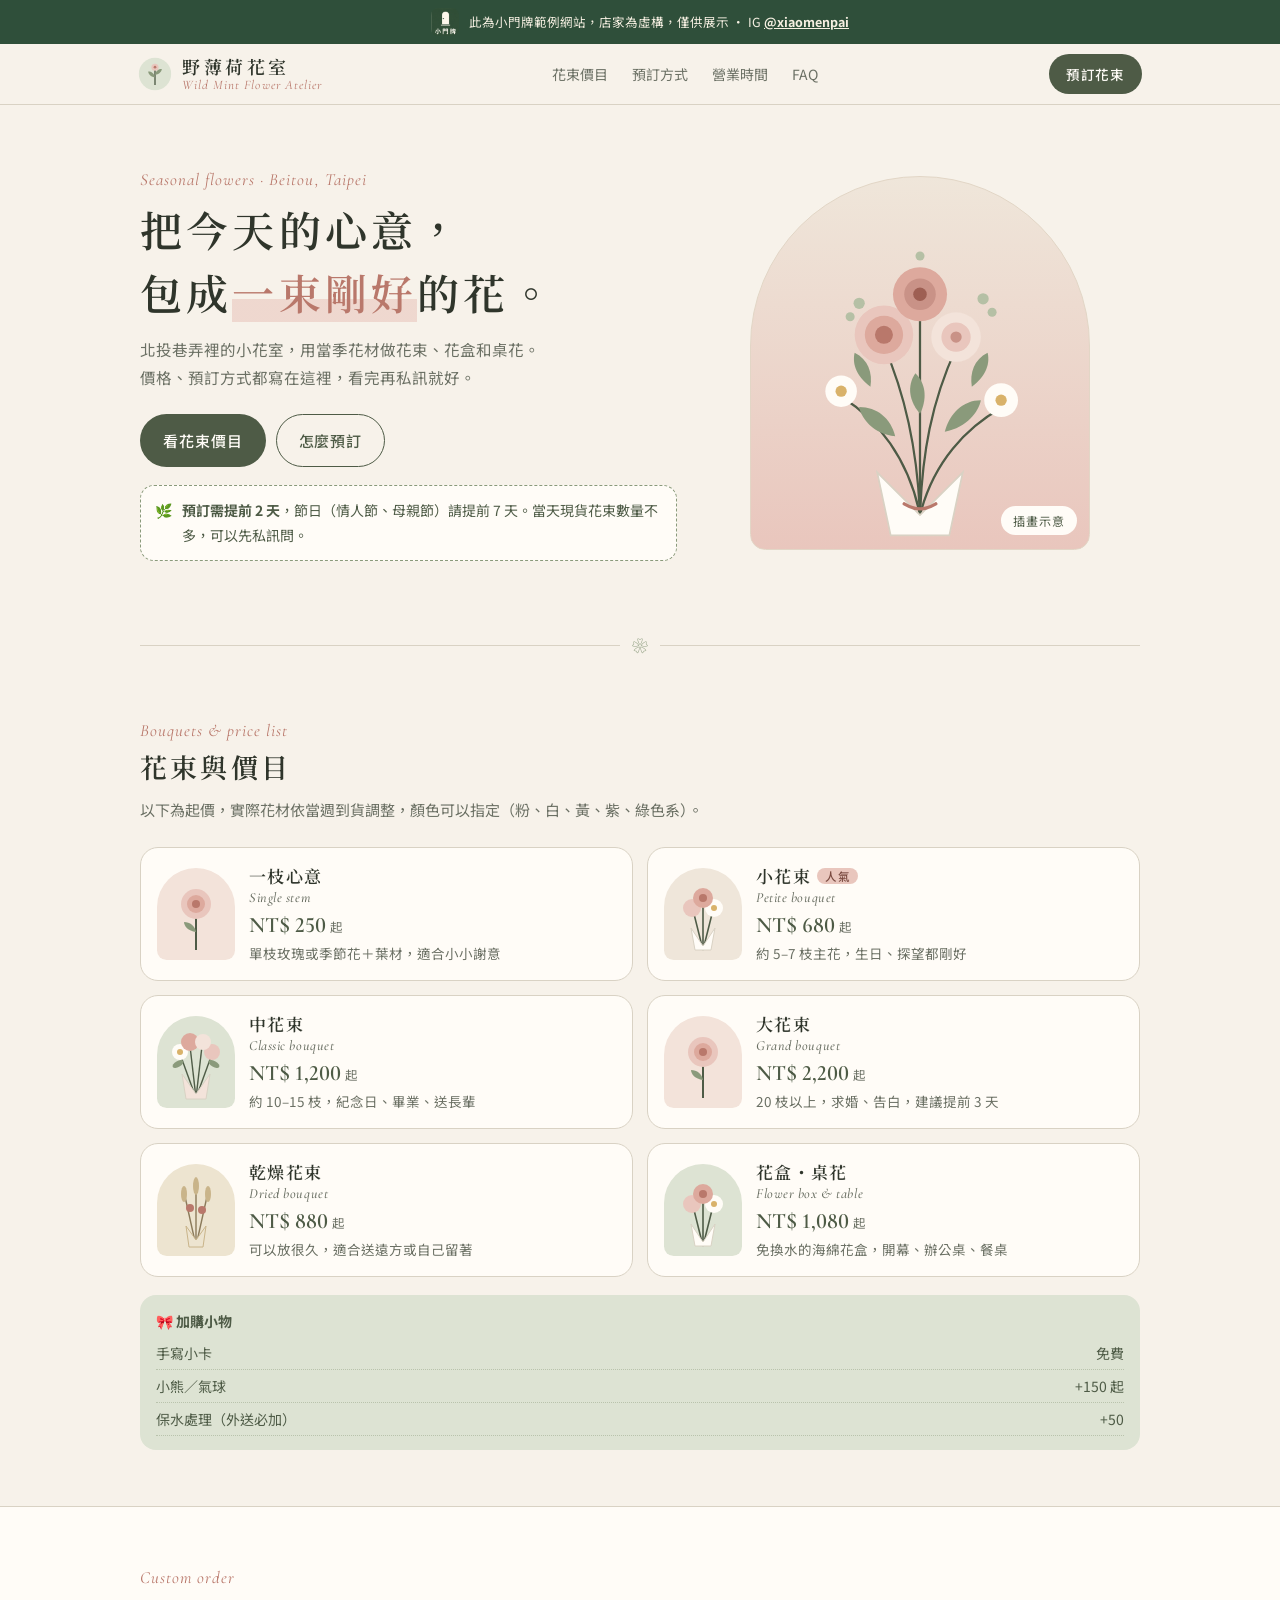
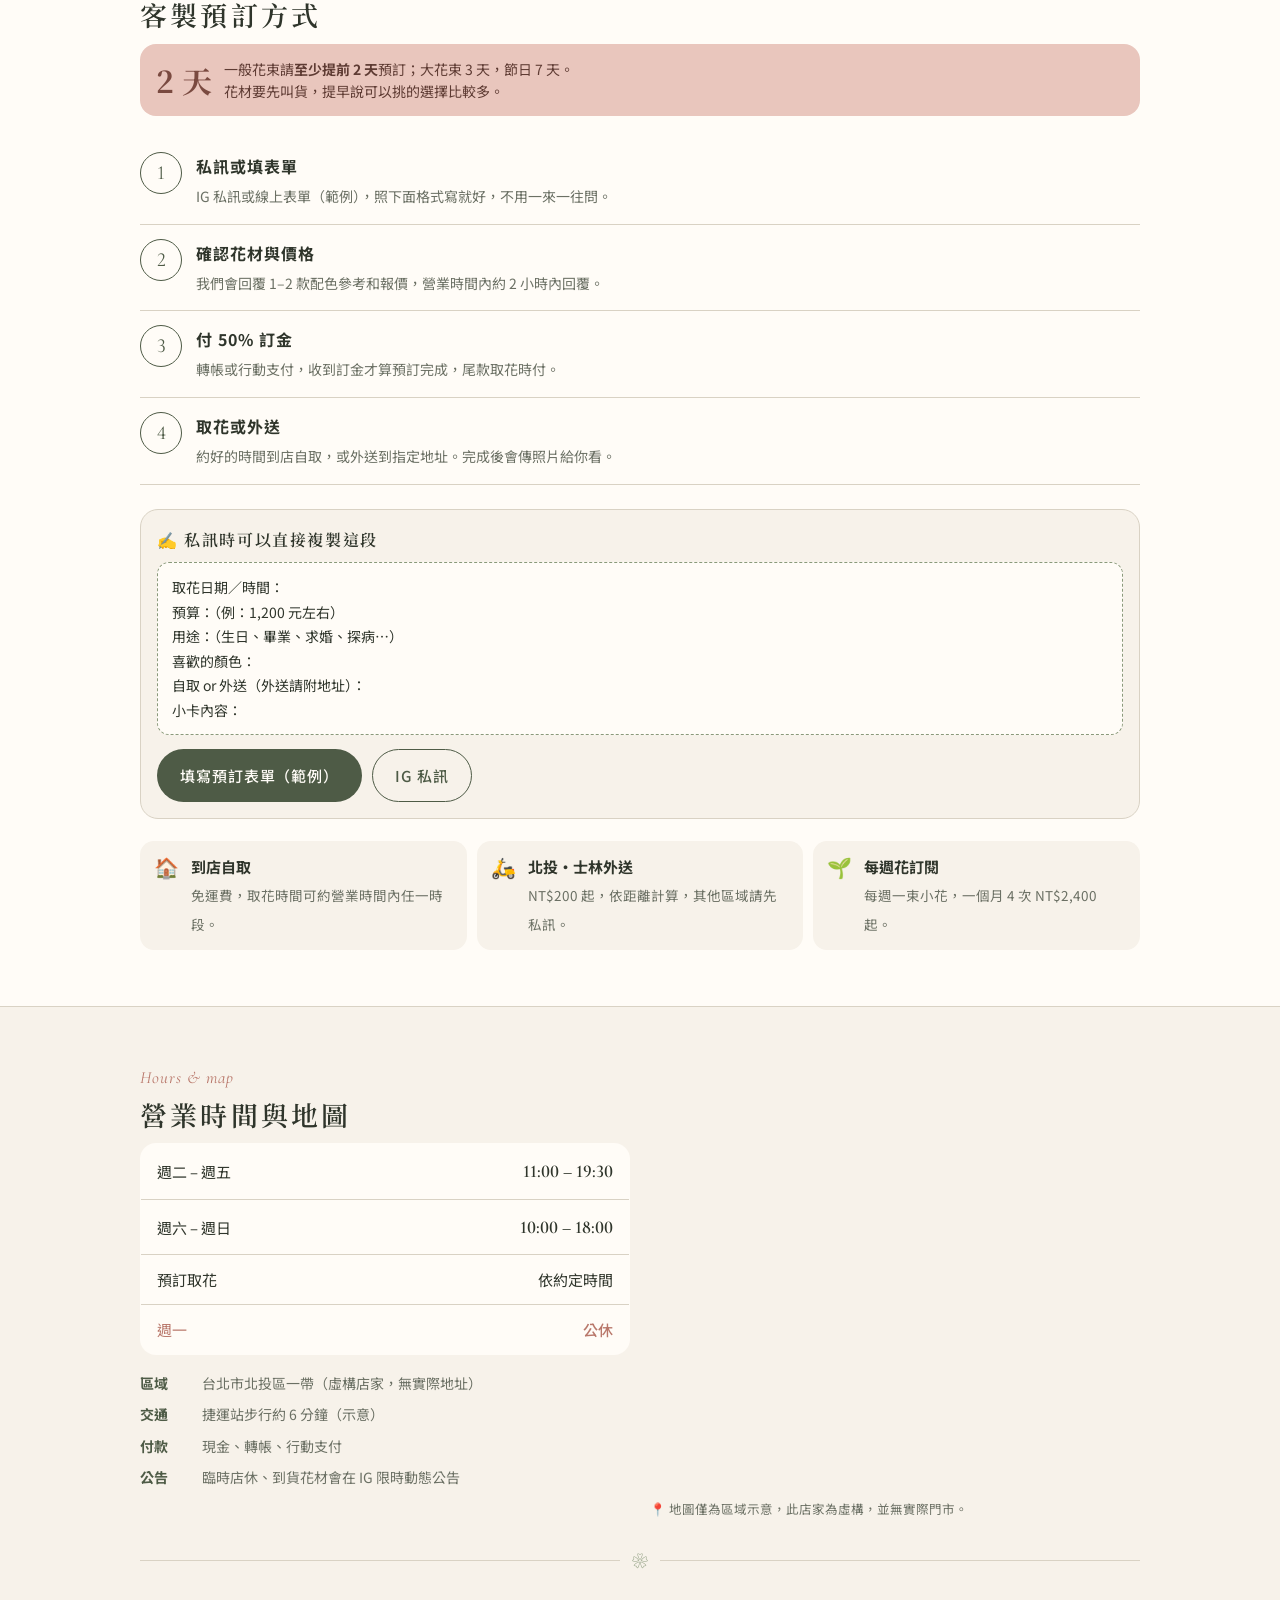
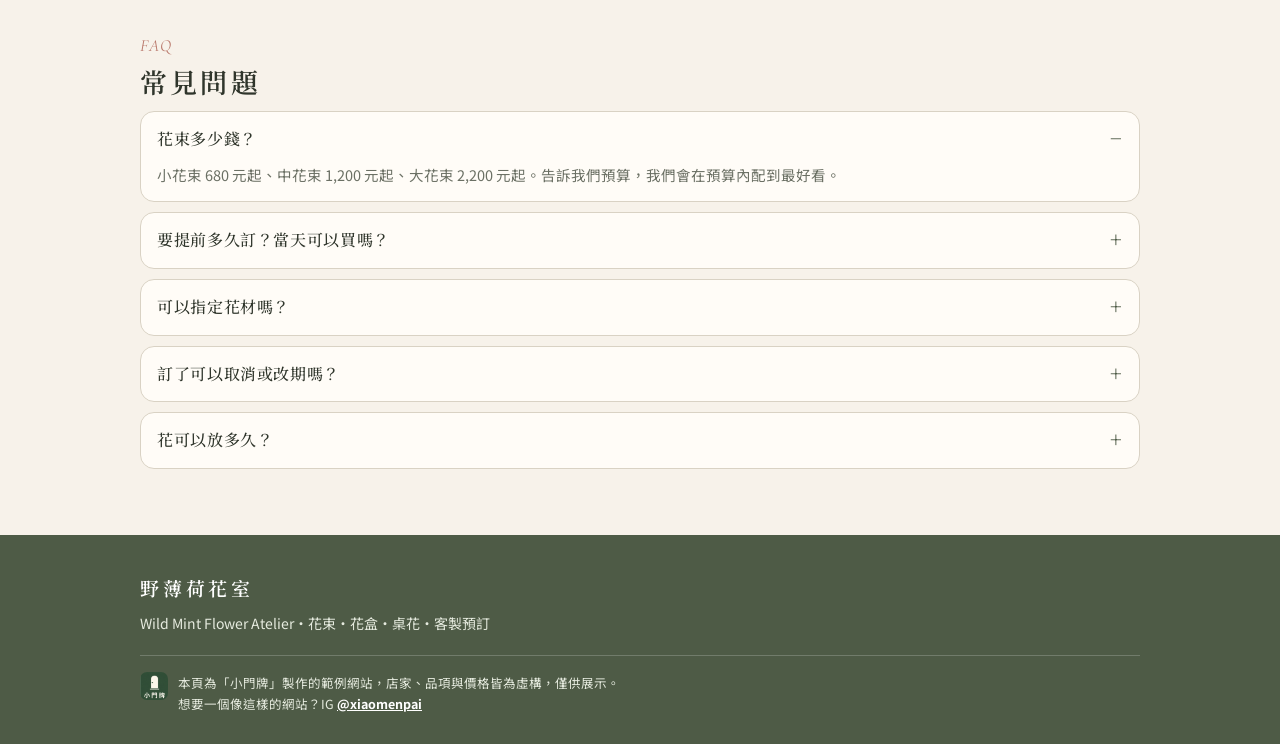
<file: florist/index.html>
<!DOCTYPE html>
<html lang="zh-Hant">
<head>
<meta charset="utf-8">
<meta name="robots" content="noindex,nofollow">
<meta name="viewport" content="width=device-width, initial-scale=1">
<title>野薄荷花室｜花束・花禮・客製預訂（虛構示範站）</title>
<meta name="description" content="虛構示範：野薄荷花室，北投巷弄裡的小花店。本頁為「小門牌」範例網站，店名與所有資訊皆為虛構。">
<meta property="og:title" content="野薄荷花室（虛構示範站）">
<meta property="og:description" content="花束價目、客製預訂方式、營業時間與地圖。範例網站，資訊皆為虛構。">
<link rel="preconnect" href="https://fonts.googleapis.com">
<link rel="preconnect" href="https://fonts.gstatic.com" crossorigin>
<link href="https://fonts.googleapis.com/css2?family=Noto+Serif+TC:wght@400;600;700&family=Noto+Sans+TC:wght@400;500;700&family=Cormorant+Garamond:ital,wght@0,500;0,600;1,500&display=swap" rel="stylesheet">
<style>
:root{--sage:#8A9A7B;--sage-d:#4E5B46;--sage-l:#DDE3D3;--blush:#E9C6BD;--blush-d:#B9786B;--cream:#F7F2EA;--paper:#FFFCF7;--ink:#2F352B;--soft:#6B7064;--line:#D9D2C4}
*{box-sizing:border-box;margin:0;padding:0}
html{scroll-behavior:smooth}
body{font-family:"Noto Sans TC","Noto Sans CJK TC","PingFang TC","Microsoft JhengHei",system-ui,sans-serif;background:var(--cream);color:var(--ink);line-height:1.8;font-size:16px;-webkit-text-size-adjust:100%;padding-bottom:66px}
a{color:inherit}
*{font-variant-numeric:lining-nums}
h1,h2,h3,.serif{font-family:"Noto Serif TC","Noto Serif CJK TC","Songti TC",serif;font-weight:600}
.it{font-family:"Cormorant Garamond",Georgia,serif;font-style:italic;font-weight:500;letter-spacing:.02em}
.demo-bar{display:flex;align-items:center;justify-content:center;gap:10px;background:#2F4F3A;color:#F6F0E2;font-size:12.5px;line-height:1.5;padding:8px 14px}
.lg{display:inline-block;flex:none;overflow:hidden;border-radius:7px;width:28px;height:28px;position:relative;vertical-align:middle}
.lg img{position:absolute;width:282%;height:282%;max-width:none;left:-90%;top:-75%}
.demo-bar a{color:#F6F0E2;font-weight:700}
header.nav{position:sticky;top:0;z-index:20;background:rgba(247,242,234,.94);backdrop-filter:blur(6px);border-bottom:1px solid var(--line)}
.nav-in{max-width:1040px;margin:auto;display:flex;align-items:center;justify-content:space-between;padding:10px 18px;gap:12px}
.brand{text-decoration:none;display:flex;align-items:center;gap:10px}
.brand svg{width:34px;height:34px;flex:none}
.brand b{display:block;font-family:"Noto Serif TC","Noto Serif CJK TC",serif;font-weight:600;font-size:18px;letter-spacing:.2em;line-height:1.25}
.brand small{display:block;font-family:"Cormorant Garamond",Georgia,serif;font-style:italic;font-size:13px;color:var(--blush-d);letter-spacing:.08em;line-height:1.2}
nav ul{display:none;gap:24px;list-style:none;font-size:14px}
nav a{text-decoration:none;color:var(--soft)}
.btn{display:inline-flex;align-items:center;justify-content:center;gap:6px;text-decoration:none;font-weight:500;border-radius:999px;padding:12px 22px;font-size:15px;border:1px solid transparent;cursor:pointer;letter-spacing:.06em}
.btn-sm{padding:7px 16px;font-size:13.5px;background:var(--sage-d);color:var(--paper)}
.btn-main{background:var(--sage-d);color:var(--paper)}
.btn-ghost{border-color:var(--sage-d);color:var(--sage-d);background:transparent}
.wrap{max-width:1040px;margin:auto;padding:0 20px}
section{padding:56px 0}
.eyebrow{font-family:"Cormorant Garamond",Georgia,serif;font-style:italic;font-size:17px;color:var(--blush-d);letter-spacing:.06em;margin-bottom:2px}
h2{font-size:27px;letter-spacing:.12em;line-height:1.4;margin-bottom:10px}
.lead{color:var(--soft);font-size:15px;margin-bottom:24px}
/* hero */
.hero{padding:34px 0 46px;position:relative;overflow:hidden}
.hero-in{display:grid;gap:24px}
.arch{position:relative;border-radius:200px 200px 18px 18px;background:linear-gradient(180deg,#EFE6DA 0%,var(--blush) 100%);aspect-ratio:4/4.4;max-width:340px;width:86%;margin:0 auto;overflow:hidden;border:1px solid #E2D6C6}
.arch svg{position:absolute;inset:0;width:100%;height:100%}
.arch .stamp{position:absolute;right:12px;bottom:14px;background:var(--paper);border-radius:999px;padding:4px 12px;font-size:12px;color:var(--sage-d);letter-spacing:.1em}
.hero h1{font-size:31px;line-height:1.5;letter-spacing:.1em}
.hero h1 em{font-style:normal;color:var(--blush-d);background:linear-gradient(transparent 62%,rgba(233,198,189,.6) 62%)}
.hero p{color:var(--soft);margin-top:12px;font-size:15.5px}
.hero .cta{display:flex;gap:10px;flex-wrap:wrap;margin-top:22px}
.note{margin-top:18px;display:flex;gap:10px;align-items:flex-start;background:var(--paper);border:1px dashed var(--sage);border-radius:14px;padding:12px 14px;font-size:14px;color:var(--sage-d)}
.note b{white-space:nowrap}
.rule-line{display:flex;align-items:center;gap:12px;color:var(--sage);max-width:1040px;margin:0 auto;padding:0 20px}
.rule-line:before,.rule-line:after{content:"";flex:1;height:1px;background:var(--line)}
/* bouquets */
.grid{display:grid;gap:14px}
.card{background:var(--paper);border:1px solid var(--line);border-radius:18px;padding:16px;display:grid;grid-template-columns:78px 1fr;gap:14px;align-items:center}
.card .pic{width:78px;height:92px;border-radius:40px 40px 10px 10px;display:grid;place-items:center}
.card .pic svg{width:62px;height:76px}
.card h3{font-size:17px;letter-spacing:.08em;line-height:1.4}
.card h3 small{display:block;font-family:"Cormorant Garamond",Georgia,serif;font-style:italic;font-weight:500;font-size:14px;color:var(--soft);letter-spacing:.04em}
.card .d{font-size:13.5px;color:var(--soft);line-height:1.65;margin-top:4px}
.price{font-family:"Cormorant Garamond",Georgia,serif;font-weight:600;font-size:22px;color:var(--sage-d);margin-top:4px;line-height:1.2}
.price span{font-family:"Noto Sans TC",sans-serif;font-size:12.5px;font-weight:400;color:var(--soft);margin-left:4px}
.tg{display:inline-block;font-family:"Noto Sans TC",sans-serif;font-size:11.5px;font-weight:500;background:var(--blush);color:#7A4A40;border-radius:999px;padding:0 8px;margin-left:6px;vertical-align:2px;letter-spacing:.04em}
.addon{margin-top:18px;background:var(--sage-l);border-radius:16px;padding:14px 16px;font-size:14px;color:var(--sage-d)}
.addon ul{list-style:none;display:grid;gap:4px;margin-top:6px}
.addon li{display:flex;justify-content:space-between;gap:10px;border-bottom:1px dotted #B9C3AC;padding-bottom:3px}
/* order */
#order{background:var(--paper);border-top:1px solid var(--line);border-bottom:1px solid var(--line)}
.alert{display:flex;gap:12px;align-items:center;background:var(--blush);border-radius:16px;padding:14px 16px;margin-bottom:22px}
.alert .big{font-family:"Noto Serif TC","Noto Serif CJK TC",serif;font-size:30px;font-weight:700;color:#7A4A40;line-height:1;white-space:nowrap}
.alert div{font-size:14px;color:#5E3B33;line-height:1.6}
.steps{list-style:none;counter-reset:s;display:grid;gap:0}
.steps li{counter-increment:s;display:grid;grid-template-columns:44px 1fr;gap:12px;padding:14px 0;border-bottom:1px solid var(--line)}
.steps li:before{content:counter(s);width:40px;height:40px;border-radius:50%;border:1px solid var(--sage-d);display:grid;place-items:center;font-family:"Cormorant Garamond",Georgia,serif;font-size:20px;color:var(--sage-d)}
.steps b{display:block;font-size:16px;letter-spacing:.06em}
.steps span{font-size:14px;color:var(--soft)}
.form{margin-top:24px;background:var(--cream);border-radius:18px;padding:16px;border:1px solid var(--line)}
.form h3{font-size:16px;letter-spacing:.1em;margin-bottom:8px}
.form pre{white-space:pre-wrap;font-family:inherit;font-size:14px;background:var(--paper);border-radius:12px;padding:12px 14px;border:1px dashed var(--sage);color:var(--ink);line-height:1.75}
.form .cta{display:flex;gap:10px;flex-wrap:wrap;margin-top:14px}
.ship{display:grid;gap:10px;margin-top:22px}
.ship>div{display:flex;gap:12px;align-items:flex-start;background:var(--cream);border-radius:14px;padding:12px 14px}
.ship .ic{font-size:20px;line-height:1.4}
.ship b{display:block;font-size:15px}
.ship span{font-size:13.5px;color:var(--soft)}
/* visit */
.visit-in{display:grid;gap:20px}
.hours{width:100%;border-collapse:collapse;font-size:15px;background:var(--paper);border-radius:16px;overflow:hidden;border:1px solid var(--line)}
.hours td{padding:11px 16px;border-bottom:1px solid var(--line)}
.hours tr:last-child td{border-bottom:0}
.hours td:last-child{text-align:right;font-family:"Cormorant Garamond",Georgia,serif;font-size:18px;font-weight:600}
.hours .off{color:var(--blush-d)}
dl{display:grid;grid-template-columns:52px 1fr;gap:6px 10px;font-size:14px;margin-top:16px}
dt{color:var(--sage-d);font-weight:700}
dd{color:var(--soft)}
.map iframe{width:100%;height:260px;border:0;border-radius:18px;display:block;filter:saturate(.75)}
.map p{font-size:12.5px;color:var(--soft);margin-top:8px}
/* faq */
details{background:var(--paper);border:1px solid var(--line);border-radius:14px;padding:13px 16px;margin-bottom:10px}
summary{cursor:pointer;font-weight:500;list-style:none;display:flex;justify-content:space-between;gap:12px;font-family:"Noto Serif TC","Noto Serif CJK TC",serif;letter-spacing:.04em}
summary::-webkit-details-marker{display:none}
summary:after{content:"+";color:var(--sage-d);font-size:20px;line-height:1.3}
details[open] summary:after{content:"−"}
details p{font-size:14.5px;color:var(--soft);margin-top:8px}
footer{background:var(--sage-d);color:#E6EBDF;padding:36px 0 30px;font-size:14px}
footer b{font-family:"Noto Serif TC","Noto Serif CJK TC",serif;font-size:19px;letter-spacing:.2em;color:#fff;font-weight:600}
footer .demo{margin-top:18px;padding-top:16px;border-top:1px solid rgba(255,255,255,.2);font-size:12.5px;line-height:1.7;display:flex;gap:10px;align-items:flex-start}
.sticky{position:fixed;left:0;right:0;bottom:0;z-index:30;display:grid;grid-template-columns:1fr 1fr 1.3fr;background:var(--paper);border-top:1px solid var(--line);box-shadow:0 -4px 16px rgba(47,53,43,.06)}
.sticky a{text-decoration:none;text-align:center;padding:15px 4px;font-size:14px;color:var(--sage-d);letter-spacing:.08em}
.sticky .hl{background:var(--sage-d);color:var(--paper);font-weight:500}
@media(min-width:760px){
 nav ul{display:flex}
 .hero{padding:60px 0 70px}
 .hero-in{grid-template-columns:1.1fr .9fr;align-items:center}
 .hero h1{font-size:42px}
 .grid{grid-template-columns:1fr 1fr}
 .visit-in{grid-template-columns:1fr 1fr}
 .ship{grid-template-columns:1fr 1fr 1fr}
 .map iframe{height:100%;min-height:300px}
 .sticky{display:none}
 body{padding-bottom:0}
}
</style>
</head>
<body>
<div class="demo-bar"><span class="lg"><img src="[data-uri]" alt="小門牌 logo"></span><div>此為小門牌範例網站，店家為虛構，僅供展示 · <span style="white-space:nowrap">IG <a href="https://www.instagram.com/xiaomenpai/" target="_blank" rel="noopener">@xiaomenpai</a></span></div></div>

<header class="nav"><div class="nav-in">
 <a class="brand" href="#top"><svg viewBox="0 0 40 40" aria-hidden="true"><circle cx="20" cy="20" r="19" fill="#DDE3D3"/><path d="M20 33 C20 26 20 20 20 15" stroke="#4E5B46" stroke-width="1.6" fill="none"/><path d="M20 24 C14 23 12 19 12 17 C16 17 19 19 20 24Z M20 21 C26 20 28 16 28 14 C24 14 21 16 20 21Z" fill="#8A9A7B"/><circle cx="20" cy="12" r="4.2" fill="#E9C6BD"/><circle cx="20" cy="12" r="1.6" fill="#B9786B"/></svg><span><b>野薄荷花室</b><small>Wild Mint Flower Atelier</small></span></a>
 <nav><ul><li><a href="#bouquet">花束價目</a></li><li><a href="#order">預訂方式</a></li><li><a href="#visit">營業時間</a></li><li><a href="#faq">FAQ</a></li></ul></nav>
 <a class="btn btn-sm" href="#order">預訂花束</a>
</div></header>

<main id="top">
<section class="hero"><div class="wrap hero-in">
 <div>
  <div class="eyebrow">Seasonal flowers · Beitou, Taipei</div>
  <h1>把今天的心意，<br>包成<em>一束剛好</em>的花。</h1>
  <p>北投巷弄裡的小花室，用當季花材做花束、花盒和桌花。<br>價格、預訂方式都寫在這裡，看完再私訊就好。</p>
  <div class="cta"><a class="btn btn-main" href="#bouquet">看花束價目</a><a class="btn btn-ghost" href="#order">怎麼預訂</a></div>
  <div class="note"><span>🌿</span><div><b>預訂需提前 2 天</b>，節日（情人節、母親節）請提前 7 天。當天現貨花束數量不多，可以先私訊問。</div></div>
 </div>
 <div class="arch">
  <svg viewBox="0 0 300 330" aria-hidden="true">
   <g fill="none" stroke="#4E5B46" stroke-width="2" stroke-linecap="round">
    <path d="M150 300 C148 250 140 200 118 150"/><path d="M150 300 C152 245 160 200 182 152"/><path d="M150 300 C150 240 150 190 150 120"/><path d="M150 300 C140 250 112 215 82 196"/><path d="M150 300 C162 252 192 222 222 205"/>
   </g>
   <g fill="#8A9A7B">
    <path d="M128 230 C108 228 98 214 96 204 C112 204 124 214 128 230Z"/><path d="M172 226 C192 222 202 208 204 198 C188 198 176 210 172 226Z"/><path d="M150 210 C138 196 140 182 146 174 C156 184 156 198 150 210Z"/><path d="M106 186 C92 176 90 164 92 156 C104 162 108 174 106 186Z"/><path d="M196 186 C210 176 212 164 210 156 C198 162 194 174 196 186Z"/>
   </g>
   <g>
    <circle cx="118" cy="140" r="26" fill="#E9C6BD"/><circle cx="118" cy="140" r="17" fill="#DDA99D"/><circle cx="118" cy="140" r="8" fill="#B9786B"/>
    <circle cx="182" cy="142" r="22" fill="#F3E3DA"/><circle cx="182" cy="142" r="13" fill="#E9C6BD"/><circle cx="182" cy="142" r="5" fill="#C99287"/>
    <circle cx="150" cy="104" r="24" fill="#DDA99D"/><circle cx="150" cy="104" r="14" fill="#C99287"/><circle cx="150" cy="104" r="6" fill="#9E5F53"/>
    <circle cx="80" cy="190" r="14" fill="#FFFCF7"/><circle cx="80" cy="190" r="5" fill="#D9B26A"/>
    <circle cx="222" cy="198" r="15" fill="#FFFCF7"/><circle cx="222" cy="198" r="5" fill="#D9B26A"/>
    <g fill="#B5C0A5"><circle cx="96" cy="112" r="5"/><circle cx="88" cy="124" r="4"/><circle cx="206" cy="108" r="5"/><circle cx="214" cy="120" r="4"/><circle cx="150" cy="70" r="4"/></g>
   </g>
   <path d="M112 262 L150 300 L188 262 L176 318 L124 318Z" fill="#FFFCF7" stroke="#D9D2C4" stroke-width="1.5"/>
   <path d="M136 290 C146 296 154 296 164 290" stroke="#B9786B" stroke-width="3" fill="none" stroke-linecap="round"/>
  </svg>
  <span class="stamp">插畫示意</span>
 </div>
</div></section>
<div class="rule-line">❀</div>

<section id="bouquet"><div class="wrap">
 <div class="eyebrow">Bouquets &amp; price list</div>
 <h2>花束與價目</h2>
 <p class="lead">以下為起價，實際花材依當週到貨調整，顏色可以指定（粉、白、黃、紫、綠色系）。</p>
 <div class="grid">
  <div class="card"><div class="pic" style="background:#F3E3DA"><svg viewBox="0 0 60 76"><path d="M30 74 V40" stroke="#4E5B46" stroke-width="2"/><path d="M30 56 C22 55 18 50 18 46 C24 46 29 50 30 56Z" fill="#8A9A7B"/><circle cx="30" cy="28" r="15" fill="#E9C6BD"/><circle cx="30" cy="28" r="9" fill="#DDA99D"/><circle cx="30" cy="28" r="4" fill="#B9786B"/></svg></div><div><h3>一枝心意<small>Single stem</small></h3><div class="price">NT$ 250<span>起</span></div><div class="d">單枝玫瑰或季節花＋葉材，適合小小謝意</div></div></div>
  <div class="card"><div class="pic" style="background:#EFE6DA"><svg viewBox="0 0 60 76"><g stroke="#4E5B46" stroke-width="1.6" fill="none"><path d="M30 74 L20 34"/><path d="M30 74 L40 34"/><path d="M30 74 V28"/></g><circle cx="19" cy="32" r="9" fill="#E9C6BD"/><circle cx="41" cy="32" r="9" fill="#FFFCF7"/><circle cx="30" cy="22" r="10" fill="#DDA99D"/><circle cx="41" cy="32" r="3" fill="#D9B26A"/><circle cx="30" cy="22" r="4" fill="#B9786B"/><path d="M18 52 L30 70 L42 52 L38 74 L22 74Z" fill="#FFFCF7" stroke="#D9D2C4"/></svg></div><div><h3>小花束<span class="tg">人氣</span><small>Petite bouquet</small></h3><div class="price">NT$ 680<span>起</span></div><div class="d">約 5–7 枝主花，生日、探望都剛好</div></div></div>
  <div class="card"><div class="pic" style="background:#DDE3D3"><svg viewBox="0 0 60 76"><g stroke="#4E5B46" stroke-width="1.4" fill="none"><path d="M30 74 L14 30"/><path d="M30 74 L46 30"/><path d="M30 74 L24 22"/><path d="M30 74 L36 22"/></g><g fill="#8A9A7B"><ellipse cx="12" cy="40" rx="6" ry="3" transform="rotate(-30 12 40)"/><ellipse cx="48" cy="40" rx="6" ry="3" transform="rotate(30 48 40)"/></g><circle cx="14" cy="28" r="8" fill="#FFFCF7"/><circle cx="46" cy="28" r="8" fill="#E9C6BD"/><circle cx="24" cy="18" r="9" fill="#DDA99D"/><circle cx="37" cy="18" r="8" fill="#F3E3DA"/><circle cx="14" cy="28" r="3" fill="#D9B26A"/><path d="M16 50 L30 70 L44 50 L40 75 L20 75Z" fill="#F3E3DA" stroke="#D9D2C4"/></svg></div><div><h3>中花束<small>Classic bouquet</small></h3><div class="price">NT$ 1,200<span>起</span></div><div class="d">約 10–15 枝，紀念日、畢業、送長輩</div></div></div>
  <div class="card"><div class="pic" style="background:#F3E3DA"><svg viewBox="0 0 60 76"><path d="M30 74 V40" stroke="#4E5B46" stroke-width="2"/><path d="M30 56 C22 55 18 50 18 46 C24 46 29 50 30 56Z" fill="#8A9A7B"/><circle cx="30" cy="28" r="15" fill="#E9C6BD"/><circle cx="30" cy="28" r="9" fill="#DDA99D"/><circle cx="30" cy="28" r="4" fill="#B9786B"/></svg></div><div><h3>大花束<small>Grand bouquet</small></h3><div class="price">NT$ 2,200<span>起</span></div><div class="d">20 枝以上，求婚、告白，建議提前 3 天</div></div></div>
  <div class="card"><div class="pic" style="background:#EDE4D0"><svg viewBox="0 0 60 76"><g stroke="#8B7A5A" stroke-width="1.4" fill="none"><path d="M30 74 L18 20"/><path d="M30 74 L42 20"/><path d="M30 74 V14"/></g><g fill="#C9B48A"><ellipse cx="18" cy="22" rx="3" ry="8"/><ellipse cx="42" cy="22" rx="3" ry="8"/><ellipse cx="30" cy="14" rx="3" ry="9"/></g><g fill="#B9786B"><circle cx="24" cy="36" r="4"/><circle cx="36" cy="38" r="4"/></g><path d="M20 54 L30 68 L40 54 L37 75 L23 75Z" fill="#EDE4D0" stroke="#C9B48A"/></svg></div><div><h3>乾燥花束<small>Dried bouquet</small></h3><div class="price">NT$ 880<span>起</span></div><div class="d">可以放很久，適合送遠方或自己留著</div></div></div>
  <div class="card"><div class="pic" style="background:#DDE3D3"><svg viewBox="0 0 60 76"><g stroke="#4E5B46" stroke-width="1.6" fill="none"><path d="M30 74 L20 34"/><path d="M30 74 L40 34"/><path d="M30 74 V28"/></g><circle cx="19" cy="32" r="9" fill="#E9C6BD"/><circle cx="41" cy="32" r="9" fill="#FFFCF7"/><circle cx="30" cy="22" r="10" fill="#DDA99D"/><circle cx="41" cy="32" r="3" fill="#D9B26A"/><circle cx="30" cy="22" r="4" fill="#B9786B"/><path d="M18 52 L30 70 L42 52 L38 74 L22 74Z" fill="#FFFCF7" stroke="#D9D2C4"/></svg></div><div><h3>花盒・桌花<small>Flower box &amp; table</small></h3><div class="price">NT$ 1,080<span>起</span></div><div class="d">免換水的海綿花盒，開幕、辦公桌、餐桌</div></div></div>
 </div>
 <div class="addon"><b>🎀 加購小物</b>
  <ul><li><span>手寫小卡</span><span>免費</span></li><li><span>小熊／氣球</span><span>+150 起</span></li><li><span>保水處理（外送必加）</span><span>+50</span></li></ul>
 </div>
</div></section>

<section id="order"><div class="wrap">
 <div class="eyebrow">Custom order</div>
 <h2>客製預訂方式</h2>
 <div class="alert"><span class="big">2 天</span><div>一般花束請<b>至少提前 2 天</b>預訂；大花束 3 天，節日 7 天。<br>花材要先叫貨，提早說可以挑的選擇比較多。</div></div>
 <ol class="steps">
  <li><div><b>私訊或填表單</b><span>IG 私訊或線上表單（範例），照下面格式寫就好，不用一來一往問。</span></div></li>
  <li><div><b>確認花材與價格</b><span>我們會回覆 1–2 款配色參考和報價，營業時間內約 2 小時內回覆。</span></div></li>
  <li><div><b>付 50% 訂金</b><span>轉帳或行動支付，收到訂金才算預訂完成，尾款取花時付。</span></div></li>
  <li><div><b>取花或外送</b><span>約好的時間到店自取，或外送到指定地址。完成後會傳照片給你看。</span></div></li>
 </ol>
 <div class="form">
  <h3>✍️ 私訊時可以直接複製這段</h3>
<pre>取花日期／時間：
預算：（例：1,200 元左右）
用途：（生日、畢業、求婚、探病…）
喜歡的顏色：
自取 or 外送（外送請附地址）：
小卡內容：</pre>
  <div class="cta"><a class="btn btn-main" href="#" onclick="alert('這是範例網站，不會真的送出喔！');return false">填寫預訂表單（範例）</a><a class="btn btn-ghost" href="https://www.instagram.com/xiaomenpai/" target="_blank" rel="noopener">IG 私訊</a></div>
 </div>
 <div class="ship">
  <div><span class="ic">🏠</span><div><b>到店自取</b><span>免運費，取花時間可約營業時間內任一時段。</span></div></div>
  <div><span class="ic">🛵</span><div><b>北投・士林外送</b><span>NT$200 起，依距離計算，其他區域請先私訊。</span></div></div>
  <div><span class="ic">🌱</span><div><b>每週花訂閱</b><span>每週一束小花，一個月 4 次 NT$2,400 起。</span></div></div>
 </div>
</div></section>

<section id="visit"><div class="wrap">
 <div class="eyebrow">Hours &amp; map</div>
 <h2>營業時間與地圖</h2>
 <div class="visit-in">
  <div>
   <table class="hours">
    <tr><td>週二 – 週五</td><td>11:00 – 19:30</td></tr>
    <tr><td>週六 – 週日</td><td>10:00 – 18:00</td></tr>
    <tr><td>預訂取花</td><td style="font-family:'Noto Sans TC',sans-serif;font-size:15px;font-weight:400">依約定時間</td></tr>
    <tr><td class="off">週一</td><td class="off" style="font-family:'Noto Sans TC',sans-serif;font-size:15px;font-weight:500">公休</td></tr>
   </table>
   <dl>
    <dt>區域</dt><dd>台北市北投區一帶（虛構店家，無實際地址）</dd>
    <dt>交通</dt><dd>捷運站步行約 6 分鐘（示意）</dd>
    <dt>付款</dt><dd>現金、轉帳、行動支付</dd>
    <dt>公告</dt><dd>臨時店休、到貨花材會在 IG 限時動態公告</dd>
   </dl>
  </div>
  <div class="map">
   <iframe title="台北市北投區地圖（示意）" src="https://www.google.com/maps?q=%E5%8F%B0%E5%8C%97%E5%B8%82%E5%8C%97%E6%8A%95%E5%8D%80&amp;output=embed" loading="lazy" referrerpolicy="no-referrer-when-downgrade"></iframe>
   <p>📍 地圖僅為區域示意，此店家為虛構，並無實際門市。</p>
  </div>
 </div>
</div></section>
<div class="rule-line">❀</div>

<section id="faq"><div class="wrap">
 <div class="eyebrow">FAQ</div>
 <h2>常見問題</h2>
 <details open><summary>花束多少錢？</summary><p>小花束 680 元起、中花束 1,200 元起、大花束 2,200 元起。告訴我們預算，我們會在預算內配到最好看。</p></details>
 <details><summary>要提前多久訂？當天可以買嗎？</summary><p>一般請提前 2 天，大花束 3 天，節日 7 天。當天也可以來店挑現貨，但選擇比較少，建議先私訊問。</p></details>
 <details><summary>可以指定花材嗎？</summary><p>可以指定顏色和風格；指定特定花材（例如某品種玫瑰）要看當週到貨，價格可能會調整，會先跟你確認。</p></details>
 <details><summary>訂了可以取消或改期嗎？</summary><p>取花 2 天前可以改期或全額退訂金；花材已經叫貨後取消，訂金無法退還。</p></details>
 <details><summary>花可以放多久？</summary><p>鮮花束約 5–7 天，每天換水、斜剪根部可以放更久；乾燥花可以放一年以上，避免日曬和潮濕。</p></details>
</div></section>
</main>

<footer><div class="wrap">
 <b>野薄荷花室</b>
 <div style="margin-top:6px">Wild Mint Flower Atelier・花束・花盒・桌花・客製預訂</div>
 <div class="demo"><span class="lg"><img src="[data-uri]" alt=""></span><div>本頁為「小門牌」製作的範例網站，店家、品項與價格皆為虛構，僅供展示。<br>想要一個像這樣的網站？IG <a href="https://www.instagram.com/xiaomenpai/" target="_blank" rel="noopener" style="color:#fff;font-weight:700">@xiaomenpai</a></div></div>
</div></footer>

<div class="sticky"><a href="#bouquet">價目</a><a href="#visit">營業時間</a><a class="hl" href="#order">預訂花束</a></div>
</body>
</html>
</file>
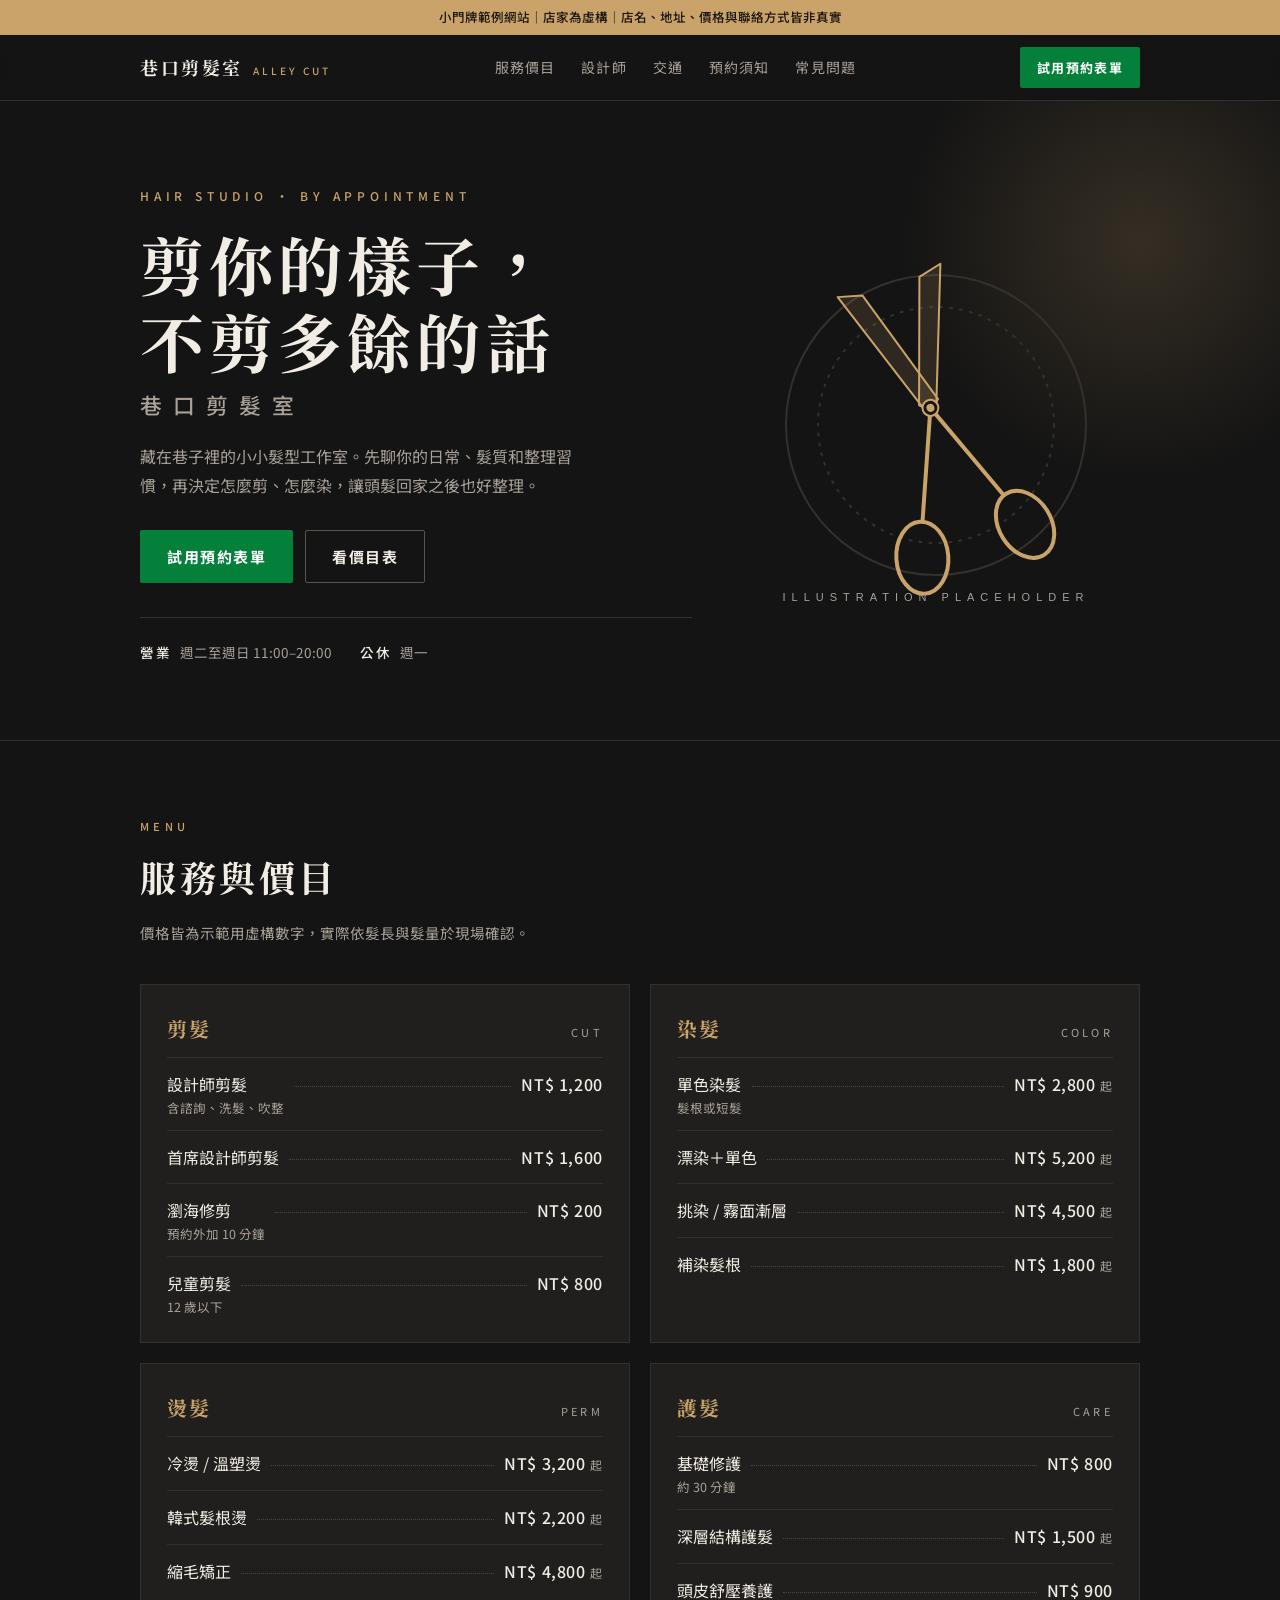
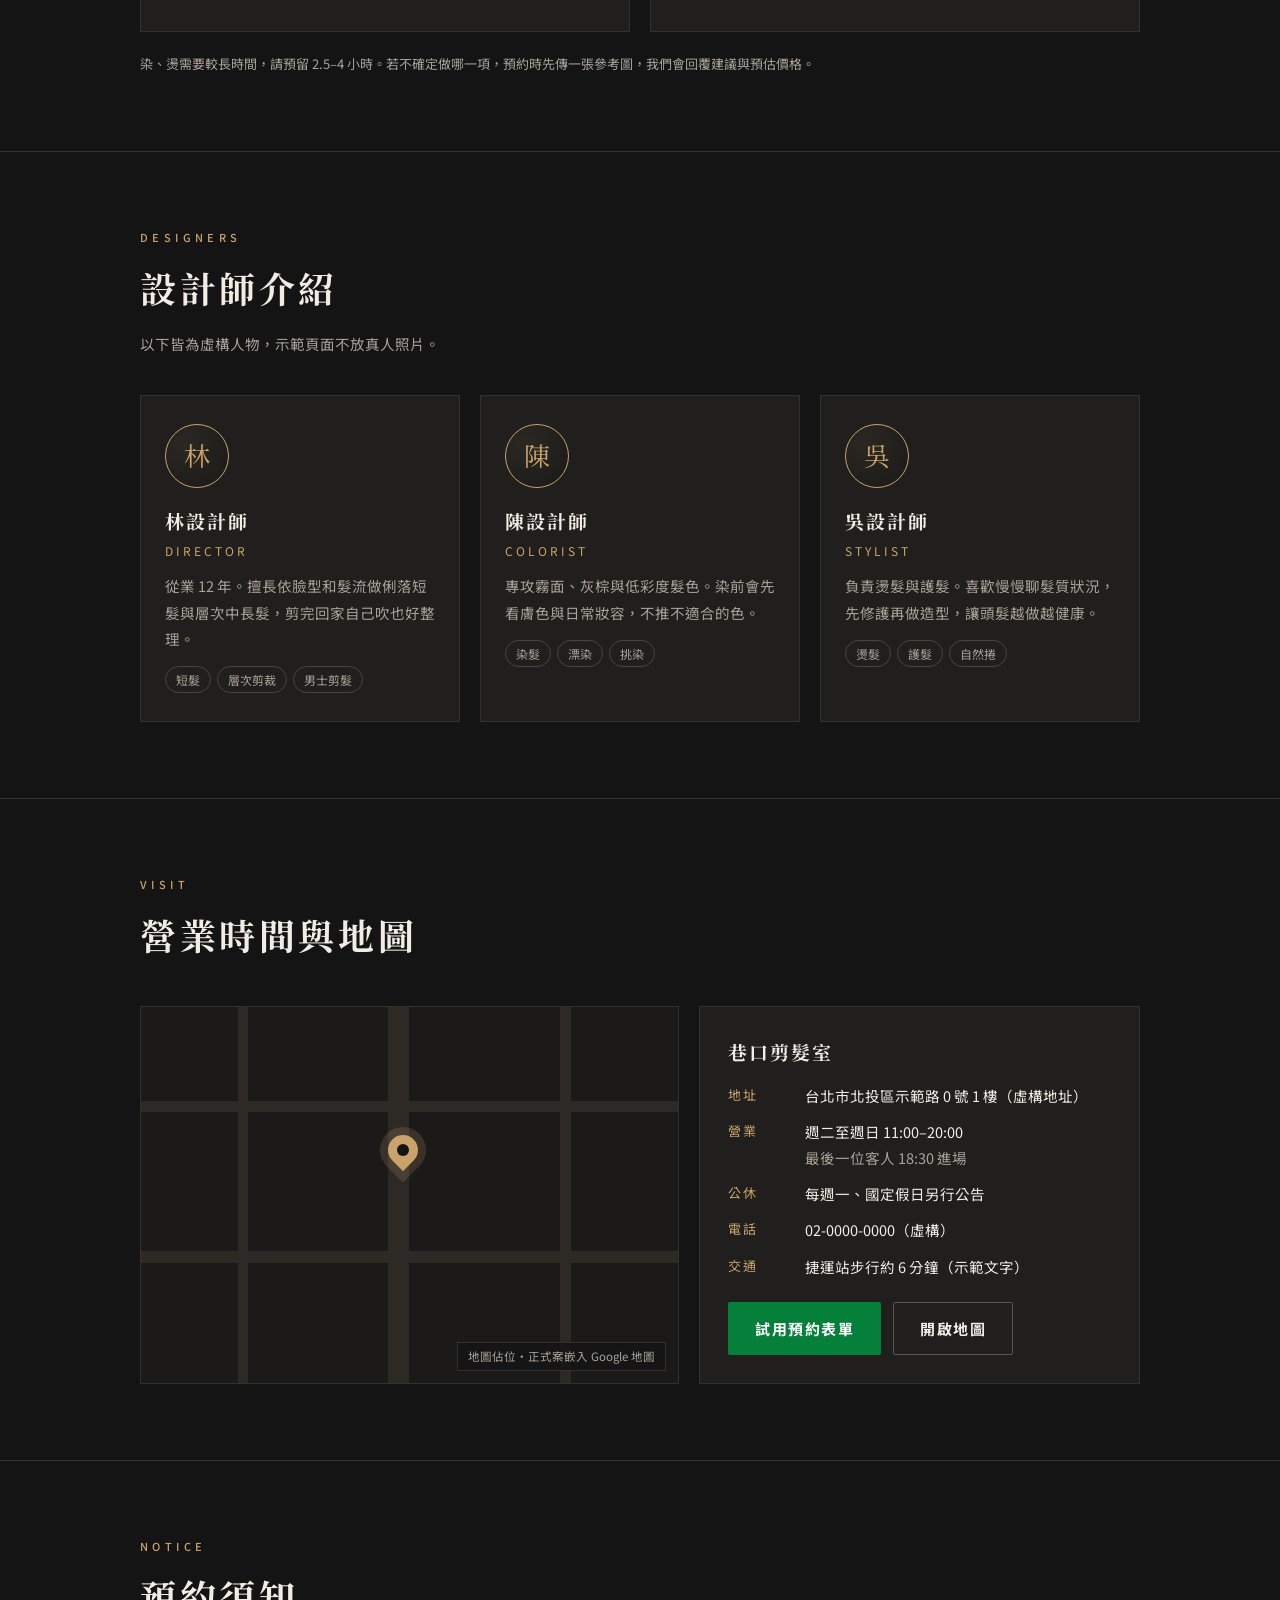
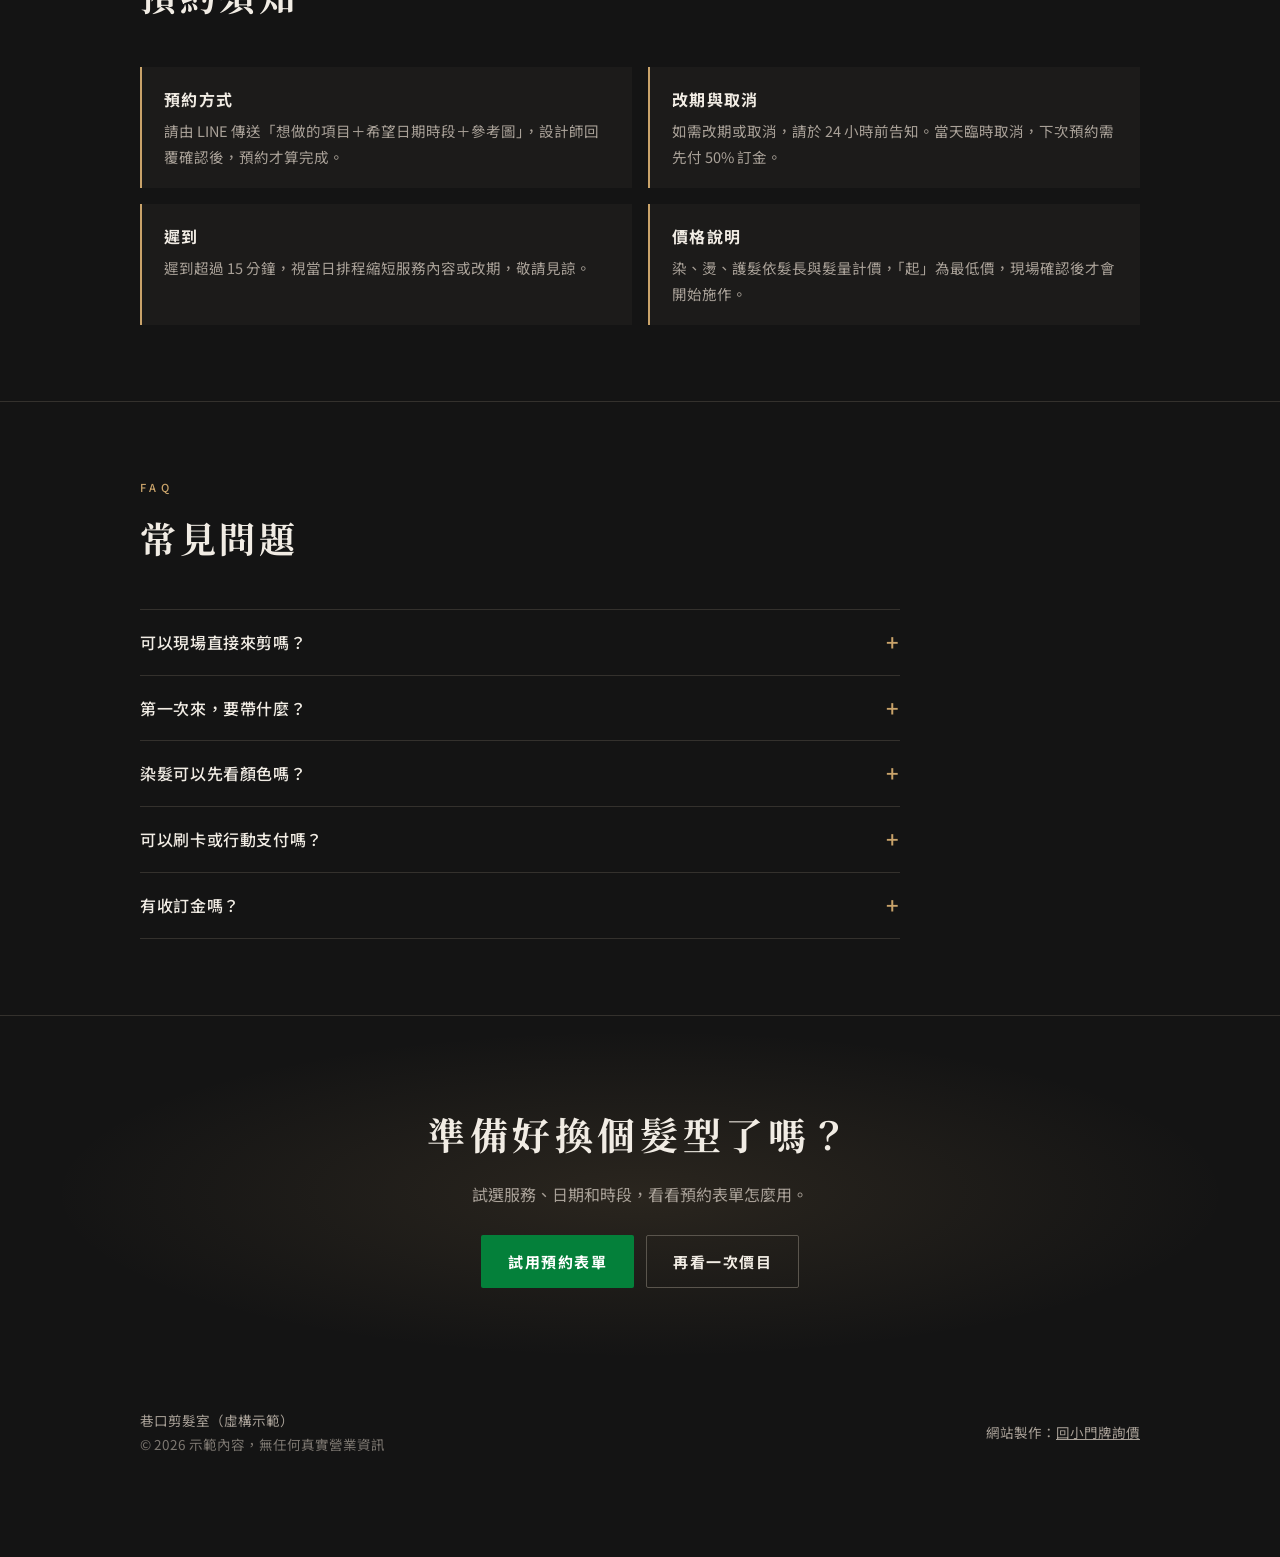
<file: hair/index.html>
<!DOCTYPE html>
<html lang="zh-Hant">
<head>
<meta charset="utf-8">
<meta name="robots" content="noindex">
<meta name="viewport" content="width=device-width, initial-scale=1">
<link rel="icon" href="../favicon.svg" type="image/svg+xml">
<title>巷口剪髮室 Alley Cut｜預約制剪染燙護（虛構示範站）</title>
<meta name="description" content="虛構示範：巷口剪髮室，預約制美髮工作室。本頁為「小門牌」作品集示範，店名與所有資訊皆為虛構。">
<meta property="og:title" content="巷口剪髮室 Alley Cut（虛構示範站）">
<meta property="og:description" content="預約制美髮工作室。示範站，資訊皆為虛構。">
<link rel="preconnect" href="https://fonts.googleapis.com">
<link rel="preconnect" href="https://fonts.gstatic.com" crossorigin>
<link href="https://fonts.googleapis.com/css2?family=Noto+Serif+TC:wght@500;700&family=Noto+Sans+TC:wght@400;500;700&display=swap" rel="stylesheet">
<style>
:root{--bg:#141414;--bg2:#1c1b1a;--card:#201f1d;--line:#34312d;--ink:#f1ece4;--soft:#a9a198;--gold:#c9a36a;--gold-d:#a8834c;--line-green:#04803a}
*{box-sizing:border-box;margin:0;padding:0}
html{scroll-behavior:smooth}
body{font-family:"Noto Sans TC","PingFang TC","Microsoft JhengHei",system-ui,sans-serif;background:var(--bg);color:var(--ink);line-height:1.8;font-size:16px;-webkit-text-size-adjust:100%}
a{color:inherit}
.serif{font-family:"Noto Serif TC","Songti TC","PMingLiU",serif}
.demo-bar{background:var(--gold);color:#1a1510;font-size:12.5px;text-align:center;padding:8px 12px;font-weight:500;line-height:1.5}
header.nav{position:sticky;top:0;z-index:20;background:rgba(20,20,20,.9);backdrop-filter:blur(10px);border-bottom:1px solid var(--line)}
.nav-in{max-width:1040px;margin:auto;display:flex;align-items:center;justify-content:space-between;padding:12px 20px;gap:12px}
.brand{font-family:"Noto Serif TC",serif;font-weight:700;font-size:18px;letter-spacing:.14em;text-decoration:none;display:flex;align-items:baseline;gap:10px;white-space:nowrap}
.brand small{font-family:"Noto Sans TC",sans-serif;font-size:10px;letter-spacing:.3em;color:var(--gold);font-weight:500}
nav ul{display:flex;gap:26px;list-style:none;font-size:14px;letter-spacing:.08em}
nav a{text-decoration:none;color:var(--soft)}nav a:hover{color:var(--gold)}
.btn{display:inline-flex;align-items:center;justify-content:center;gap:8px;padding:12px 26px;border-radius:2px;font-weight:700;text-decoration:none;border:1px solid transparent;font-size:15px;letter-spacing:.1em;font-family:inherit;cursor:pointer;transition:background .2s,color .2s}
.btn-line{background:var(--line-green);color:#fff}
.btn-line:hover{background:#036b30}
.btn-gold{background:var(--gold);color:#1a1510}
.btn-gold:hover{background:#d8b57e}
.btn-ghost{border-color:#5a554d;color:var(--ink);background:transparent}
.btn-ghost:hover{border-color:var(--gold);color:var(--gold)}
.btn-sm{padding:8px 16px;font-size:13px}
.wrap{max-width:1040px;margin:auto;padding:0 20px}
.hero{position:relative;overflow:hidden;border-bottom:1px solid var(--line)}
.hero::before{content:"";position:absolute;right:-120px;top:-120px;width:520px;height:520px;border-radius:50%;background:radial-gradient(circle,rgba(201,163,106,.18),transparent 65%)}
.hero-grid{position:relative;display:grid;grid-template-columns:1.15fr .85fr;gap:40px;align-items:center;padding-top:84px;padding-bottom:76px}
.eyebrow{font-size:12px;letter-spacing:.4em;color:var(--gold);margin-bottom:18px;font-weight:500}
h1{font-family:"Noto Serif TC",serif;font-size:clamp(36px,6vw,64px);line-height:1.2;letter-spacing:.08em;font-weight:700}
h1 span{display:block;font-size:.34em;letter-spacing:.5em;color:var(--soft);font-weight:500;margin-top:14px;font-family:"Noto Sans TC",sans-serif}
.lead{margin:24px 0 30px;color:var(--soft);max-width:28em;font-size:16px}
.cta{display:flex;flex-wrap:wrap;gap:12px}
.hero-meta{display:flex;flex-wrap:wrap;gap:8px 28px;margin-top:34px;padding-top:22px;border-top:1px solid var(--line);font-size:13.5px;color:var(--soft)}
.hero-meta b{color:var(--ink);font-weight:500;margin-right:8px;letter-spacing:.15em}
.hero-art{display:flex;justify-content:center}
.hero-art svg{width:min(100%,340px);height:auto}
section{padding:76px 0;border-bottom:1px solid var(--line)}
.sec-h{margin-bottom:38px}
.sec-h small{display:block;letter-spacing:.4em;color:var(--gold);font-size:11px;margin-bottom:8px;font-weight:500}
.sec-h h2{font-family:"Noto Serif TC",serif;font-size:clamp(26px,4vw,36px);letter-spacing:.1em;font-weight:700}
.sec-h p{color:var(--soft);margin-top:10px;font-size:14.5px}
.menu{display:grid;grid-template-columns:1fr 1fr;gap:20px}
.menu-card{background:var(--card);border:1px solid var(--line);padding:26px 26px 14px}
.menu-card h3{font-family:"Noto Serif TC",serif;font-size:20px;letter-spacing:.12em;display:flex;justify-content:space-between;align-items:baseline;margin-bottom:10px;color:var(--gold);font-weight:700}
.menu-card h3 em{font-style:normal;font-family:"Noto Sans TC",sans-serif;font-size:11px;letter-spacing:.3em;color:var(--soft);font-weight:400}
.row{display:flex;align-items:baseline;gap:10px;padding:12px 0;border-top:1px solid var(--line)}
.row .n{flex:0 1 auto}
.row .n small{display:block;color:var(--soft);font-size:12.5px;line-height:1.5}
.row .dots{flex:1;border-bottom:1px dotted #4a463f;transform:translateY(-4px);min-width:12px}
.row .p{font-weight:500;letter-spacing:.04em;white-space:nowrap}
.row .p small{color:var(--soft);font-size:12px;font-weight:400}
.fine{margin-top:20px;font-size:13px;color:var(--soft)}
.team{display:grid;grid-template-columns:repeat(3,1fr);gap:20px}
.person{background:var(--card);border:1px solid var(--line);padding:28px 24px}
.mono{width:64px;height:64px;border-radius:50%;border:1px solid var(--gold);display:grid;place-items:center;font-family:"Noto Serif TC",serif;font-size:26px;color:var(--gold);margin-bottom:16px;background:radial-gradient(circle at 30% 30%,#2b2823,#1a1918)}
.person h3{font-family:"Noto Serif TC",serif;font-size:19px;letter-spacing:.1em}
.person .role{font-size:12px;letter-spacing:.25em;color:var(--gold);margin:2px 0 12px}
.person p{font-size:14.5px;color:var(--soft)}
.tags{display:flex;flex-wrap:wrap;gap:6px;margin-top:14px}
.tags span{font-size:12px;border:1px solid #4a463f;padding:2px 10px;color:var(--soft);border-radius:999px}
.visit{display:grid;grid-template-columns:1.1fr .9fr;gap:20px}
.map{min-height:300px;border:1px solid var(--line);position:relative;overflow:hidden;background:
 linear-gradient(90deg,transparent 46%,#2d2a26 46% 50%,transparent 50%),
 linear-gradient(0deg,transparent 32%,#2d2a26 32% 35%,transparent 35%),
 linear-gradient(0deg,transparent 72%,#2d2a26 72% 75%,transparent 75%),
 linear-gradient(90deg,transparent 18%,#2d2a26 18% 20%,transparent 20%),
 linear-gradient(90deg,transparent 78%,#2d2a26 78% 80%,transparent 80%),
 #1b1a19}
.pin{position:absolute;left:46%;top:34%;width:30px;height:30px;border-radius:50% 50% 50% 0;background:var(--gold);transform:rotate(-45deg);box-shadow:0 0 0 8px rgba(201,163,106,.18)}
.pin::after{content:"";position:absolute;inset:9px;background:#141414;border-radius:50%}
.ph-label{position:absolute;right:12px;bottom:12px;font-size:11.5px;background:rgba(20,20,20,.85);border:1px solid var(--line);padding:3px 10px;color:var(--soft)}
.info{background:var(--card);border:1px solid var(--line);padding:28px}
.info h3{font-family:"Noto Serif TC",serif;letter-spacing:.1em;margin-bottom:14px;font-size:19px}
.info dl{display:grid;grid-template-columns:4.5em 1fr;gap:10px 12px;font-size:14.5px}
.info dt{color:var(--gold);letter-spacing:.15em;font-size:13px}
.info .cta{margin-top:22px}
.notes{display:grid;grid-template-columns:1fr 1fr;gap:16px}
.note{border-left:2px solid var(--gold);background:var(--bg2);padding:18px 22px}
.note b{display:block;margin-bottom:4px;letter-spacing:.08em}
.note p{font-size:14.5px;color:var(--soft)}
.faq details{max-width:760px}
details{border-top:1px solid var(--line);padding:18px 0}
details:last-of-type{border-bottom:1px solid var(--line)}
summary{cursor:pointer;font-weight:500;letter-spacing:.04em;list-style:none;display:flex;justify-content:space-between;gap:12px}
summary::-webkit-details-marker{display:none}
summary::after{content:"+";color:var(--gold);font-size:22px;line-height:1.2}
details[open] summary::after{content:"–"}
details p{margin-top:10px;color:var(--soft);font-size:15px}
.book-cta{text-align:center;padding:84px 0;background:radial-gradient(ellipse at center,rgba(201,163,106,.12),transparent 65%)}
.book-cta h2{font-family:"Noto Serif TC",serif;font-size:clamp(26px,4vw,38px);letter-spacing:.12em;margin-bottom:12px}
.book-cta p{color:var(--soft);margin-bottom:26px}
.book-cta .cta{justify-content:center}
footer{padding:36px 0 100px;font-size:13.5px;color:var(--soft)}
.foot{display:flex;flex-wrap:wrap;justify-content:space-between;gap:14px;align-items:center}
.credit b{color:var(--gold);letter-spacing:.12em}
.sticky-cta{position:fixed;left:0;right:0;bottom:0;display:none;gap:10px;padding:10px 14px calc(10px + env(safe-area-inset-bottom));background:rgba(20,20,20,.96);border-top:1px solid var(--line);z-index:30}
.sticky-cta .btn{flex:1;padding:12px 8px}
@media (max-width:860px){
 nav ul{display:none}
 .hero-grid{grid-template-columns:1fr;padding-top:40px;padding-bottom:52px;gap:28px}
 .hero-art{margin-bottom:-6px}
 .hero-art svg{width:190px}
 .menu,.visit,.notes{grid-template-columns:1fr}
 .team{grid-template-columns:1fr}
 section{padding:56px 0}
 .sticky-cta{display:flex}
 .nav-in .btn{display:none}
 .menu-card{padding:22px 20px 10px}
}
@media (max-width:420px){.brand small{display:none}.row .p{font-size:15px}}
</style>
<script type="application/ld+json">
{
 "@context": "https://schema.org",
 "@graph": [
  {
   "@type": "HairSalon",
   "@id": "https://waynejman.github.io/xiaomenpai-demo/hair/#business",
   "name": "巷口剪髮室 Alley Cut",
   "url": "https://waynejman.github.io/xiaomenpai-demo/hair/",
   "description": "【虛構示範】預約制美髮工作室，店名、地址、價格與聯絡方式皆為虛構，僅供「小門牌」作品集展示。",
   "address": {
    "@type": "PostalAddress",
    "streetAddress": "示範路 0 號 1 樓（虛構地址）",
    "addressLocality": "北投區",
    "addressRegion": "台北市",
    "addressCountry": "TW"
   },
   "openingHoursSpecification": [
    {
     "@type": "OpeningHoursSpecification",
     "dayOfWeek": [
      "Tuesday",
      "Wednesday",
      "Thursday",
      "Friday",
      "Saturday",
      "Sunday"
     ],
     "opens": "11:00",
     "closes": "20:00"
    }
   ],
   "priceRange": "NT$200–5,200",
   "hasOfferCatalog": {
    "@type": "OfferCatalog",
    "name": "服務與價目（示範價格）",
    "itemListElement": [
     {
      "@type": "Offer",
      "name": "設計師剪髮",
      "price": "1200",
      "priceCurrency": "TWD",
      "itemOffered": {
       "@type": "Service",
       "name": "設計師剪髮"
      }
     },
     {
      "@type": "Offer",
      "name": "首席設計師剪髮",
      "price": "1600",
      "priceCurrency": "TWD",
      "itemOffered": {
       "@type": "Service",
       "name": "首席設計師剪髮"
      }
     },
     {
      "@type": "Offer",
      "name": "單色染髮",
      "price": "2800",
      "priceCurrency": "TWD",
      "description": "此為示範用虛構價格（「起」＝最低價）",
      "itemOffered": {
       "@type": "Service",
       "name": "單色染髮"
      }
     },
     {
      "@type": "Offer",
      "name": "冷燙 / 溫塑燙",
      "price": "3200",
      "priceCurrency": "TWD",
      "description": "此為示範用虛構價格（「起」＝最低價）",
      "itemOffered": {
       "@type": "Service",
       "name": "冷燙 / 溫塑燙"
      }
     },
     {
      "@type": "Offer",
      "name": "基礎修護",
      "price": "800",
      "priceCurrency": "TWD",
      "itemOffered": {
       "@type": "Service",
       "name": "基礎修護"
      }
     }
    ]
   },
   "areaServed": "台北市北投區",
   "isPartOf": {
    "@id": "https://waynejman.github.io/xiaomenpai-demo/#website"
   }
  },
  {
   "@type": "FAQPage",
   "mainEntity": [
    {
     "@type": "Question",
     "name": "可以現場直接來剪嗎？",
     "acceptedAnswer": {
      "@type": "Answer",
      "text": "以預約為主。若當天剛好有空檔可以現場候位，但不保證，建議先用 LINE 詢問。"
     }
    },
    {
     "@type": "Question",
     "name": "第一次來，要帶什麼？",
     "acceptedAnswer": {
      "@type": "Answer",
      "text": "如果有想要的髮型，帶一到三張參考圖就夠了。沒有也沒關係，我們會先聊你的日常，再給建議。"
     }
    },
    {
     "@type": "Question",
     "name": "染髮可以先看顏色嗎？",
     "acceptedAnswer": {
      "@type": "Answer",
      "text": "可以。預約時傳目前髮色照片，我們會先評估漂髮次數與預估價格，到店再用色卡確認。"
     }
    },
    {
     "@type": "Question",
     "name": "可以刷卡或行動支付嗎？",
     "acceptedAnswer": {
      "@type": "Answer",
      "text": "可以現金、轉帳與常見行動支付。（示範文字，實際依店家支付方式調整）"
     }
    },
    {
     "@type": "Question",
     "name": "有收訂金嗎？",
     "acceptedAnswer": {
      "@type": "Answer",
      "text": "一般剪髮不收。染、燙、漂髮等長時段服務，示範設定為訂金 NT$500，結帳折抵。"
     }
    }
   ],
   "@id": "https://waynejman.github.io/xiaomenpai-demo/hair/#faq"
  },
  {
   "@type": "WebSite",
   "@id": "https://waynejman.github.io/xiaomenpai-demo/#website",
   "url": "https://waynejman.github.io/xiaomenpai-demo/",
   "name": "小門牌範例網站"
  }
 ]
}
</script>
</head>
<body>
<div class="demo-bar">小門牌範例網站｜店家為虛構｜店名、地址、價格與聯絡方式皆非真實</div>

<header class="nav">
  <div class="nav-in">
    <a class="brand" href="#top">巷口剪髮室<small>ALLEY CUT</small></a>
    <nav><ul>
      <li><a href="#services">服務價目</a></li>
      <li><a href="#team">設計師</a></li>
      <li><a href="#visit">交通</a></li>
      <li><a href="#notes">預約須知</a></li>
      <li><a href="#faq">常見問題</a></li>
    </ul></nav>
    <a class="btn btn-line btn-sm" href="../booking/index.html">試用預約表單</a>
  </div>
</header>

<main id="top">
<div class="hero"><div class="wrap hero-grid">
  <div>
    <div class="eyebrow">HAIR STUDIO ・ BY APPOINTMENT</div>
    <h1>剪你的樣子，<br>不剪多餘的話<span>巷口剪髮室</span></h1>
    <p class="lead">藏在巷子裡的小小髮型工作室。先聊你的日常、髮質和整理習慣，再決定怎麼剪、怎麼染，讓頭髮回家之後也好整理。</p>
    <div class="cta">
      <a class="btn btn-line" href="../booking/index.html">試用預約表單</a>
      <a class="btn btn-ghost" href="#services">看價目表</a>
    </div>
    <div class="hero-meta"><span><b>營業</b>週二至週日 11:00–20:00</span><span><b>公休</b>週一</span></div>
  </div>
  <div class="hero-art" role="img" aria-label="剪刀與梳子的線條插圖（以向量繪製的佔位圖）">
    <svg viewBox="0 0 340 380" fill="none" stroke="#c9a36a" stroke-width="2" stroke-linecap="round" stroke-linejoin="round">
      <circle cx="170" cy="190" r="150" stroke="#34312d"/>
      <circle cx="170" cy="190" r="118" stroke="#34312d" stroke-dasharray="2 8"/>
      <!-- scissors -->
      <defs>
        <g id="half">
          <path d="M116 38L140 44L180 166L166 178Z" fill="rgba(201,163,106,.14)"/>
          <path d="M170 172L212 276" stroke-width="4"/>
          <ellipse cx="224" cy="312" rx="26" ry="36" stroke-width="4" transform="rotate(-14 224 312)"/>
        </g>
      </defs>
      <g transform="rotate(-18 170 190)">
        <use href="#half"/>
        <use href="#half" transform="translate(340 0) scale(-1 1)"/>
        <circle cx="170" cy="172" r="8" fill="#141414"/>
        <circle cx="170" cy="172" r="3" fill="#c9a36a"/>
      </g>
      <text x="170" y="366" text-anchor="middle" fill="#a9a198" stroke="none" font-size="11" letter-spacing="6" font-family="sans-serif">ILLUSTRATION PLACEHOLDER</text>
    </svg>
  </div>
</div></div>

<section id="services"><div class="wrap">
  <div class="sec-h"><small>MENU</small><h2>服務與價目</h2><p>價格皆為示範用虛構數字，實際依髮長與髮量於現場確認。</p></div>
  <div class="menu">
    <div class="menu-card"><h3>剪髮 <em>CUT</em></h3>
      <div class="row"><span class="n">設計師剪髮<small>含諮詢、洗髮、吹整</small></span><span class="dots"></span><span class="p">NT$ 1,200</span></div>
      <div class="row"><span class="n">首席設計師剪髮</span><span class="dots"></span><span class="p">NT$ 1,600</span></div>
      <div class="row"><span class="n">瀏海修剪<small>預約外加 10 分鐘</small></span><span class="dots"></span><span class="p">NT$ 200</span></div>
      <div class="row"><span class="n">兒童剪髮<small>12 歲以下</small></span><span class="dots"></span><span class="p">NT$ 800</span></div>
    </div>
    <div class="menu-card"><h3>染髮 <em>COLOR</em></h3>
      <div class="row"><span class="n">單色染髮<small>髮根或短髮</small></span><span class="dots"></span><span class="p">NT$ 2,800 <small>起</small></span></div>
      <div class="row"><span class="n">漂染＋單色</span><span class="dots"></span><span class="p">NT$ 5,200 <small>起</small></span></div>
      <div class="row"><span class="n">挑染 / 霧面漸層</span><span class="dots"></span><span class="p">NT$ 4,500 <small>起</small></span></div>
      <div class="row"><span class="n">補染髮根</span><span class="dots"></span><span class="p">NT$ 1,800 <small>起</small></span></div>
    </div>
    <div class="menu-card"><h3>燙髮 <em>PERM</em></h3>
      <div class="row"><span class="n">冷燙 / 溫塑燙</span><span class="dots"></span><span class="p">NT$ 3,200 <small>起</small></span></div>
      <div class="row"><span class="n">韓式髮根燙</span><span class="dots"></span><span class="p">NT$ 2,200 <small>起</small></span></div>
      <div class="row"><span class="n">縮毛矯正</span><span class="dots"></span><span class="p">NT$ 4,800 <small>起</small></span></div>
    </div>
    <div class="menu-card"><h3>護髮 <em>CARE</em></h3>
      <div class="row"><span class="n">基礎修護<small>約 30 分鐘</small></span><span class="dots"></span><span class="p">NT$ 800</span></div>
      <div class="row"><span class="n">深層結構護髮</span><span class="dots"></span><span class="p">NT$ 1,500 <small>起</small></span></div>
      <div class="row"><span class="n">頭皮舒壓養護</span><span class="dots"></span><span class="p">NT$ 900</span></div>
    </div>
  </div>
  <p class="fine">染、燙需要較長時間，請預留 2.5–4 小時。若不確定做哪一項，預約時先傳一張參考圖，我們會回覆建議與預估價格。</p>
</div></section>

<section id="team"><div class="wrap">
  <div class="sec-h"><small>DESIGNERS</small><h2>設計師介紹</h2><p>以下皆為虛構人物，示範頁面不放真人照片。</p></div>
  <div class="team">
    <div class="person"><div class="mono">林</div><h3>林設計師</h3><div class="role">DIRECTOR</div>
      <p>從業 12 年。擅長依臉型和髮流做俐落短髮與層次中長髮，剪完回家自己吹也好整理。</p>
      <div class="tags"><span>短髮</span><span>層次剪裁</span><span>男士剪髮</span></div></div>
    <div class="person"><div class="mono">陳</div><h3>陳設計師</h3><div class="role">COLORIST</div>
      <p>專攻霧面、灰棕與低彩度髮色。染前會先看膚色與日常妝容，不推不適合的色。</p>
      <div class="tags"><span>染髮</span><span>漂染</span><span>挑染</span></div></div>
    <div class="person"><div class="mono">吳</div><h3>吳設計師</h3><div class="role">STYLIST</div>
      <p>負責燙髮與護髮。喜歡慢慢聊髮質狀況，先修護再做造型，讓頭髮越做越健康。</p>
      <div class="tags"><span>燙髮</span><span>護髮</span><span>自然捲</span></div></div>
  </div>
</div></section>

<section id="visit"><div class="wrap">
  <div class="sec-h"><small>VISIT</small><h2>營業時間與地圖</h2></div>
  <div class="visit">
    <div class="map" role="img" aria-label="地圖佔位圖"><div class="pin"></div><span class="ph-label">地圖佔位・正式案嵌入 Google 地圖</span></div>
    <div class="info">
      <h3>巷口剪髮室</h3>
      <dl>
        <dt>地址</dt><dd>台北市北投區示範路 0 號 1 樓（虛構地址）</dd>
        <dt>營業</dt><dd>週二至週日 11:00–20:00<br><span style="color:var(--soft)">最後一位客人 18:30 進場</span></dd>
        <dt>公休</dt><dd>每週一、國定假日另行公告</dd>
        <dt>電話</dt><dd>02-0000-0000（虛構）</dd>
        <dt>交通</dt><dd>捷運站步行約 6 分鐘（示範文字）</dd>
      </dl>
      <div class="cta"><a class="btn btn-line" href="../booking/index.html">試用預約表單</a><a class="btn btn-ghost" href="#visit">開啟地圖</a></div>
    </div>
  </div>
</div></section>

<section id="notes"><div class="wrap">
  <div class="sec-h"><small>NOTICE</small><h2>預約須知</h2></div>
  <div class="notes">
    <div class="note"><b>預約方式</b><p>請由 LINE 傳送「想做的項目＋希望日期時段＋參考圖」，設計師回覆確認後，預約才算完成。</p></div>
    <div class="note"><b>改期與取消</b><p>如需改期或取消，請於 24 小時前告知。當天臨時取消，下次預約需先付 50% 訂金。</p></div>
    <div class="note"><b>遲到</b><p>遲到超過 15 分鐘，視當日排程縮短服務內容或改期，敬請見諒。</p></div>
    <div class="note"><b>價格說明</b><p>染、燙、護髮依髮長與髮量計價，「起」為最低價，現場確認後才會開始施作。</p></div>
  </div>
</div></section>

<section id="faq"><div class="wrap faq">
  <div class="sec-h"><small>FAQ</small><h2>常見問題</h2></div>
  <details><summary>可以現場直接來剪嗎？</summary><p>以預約為主。若當天剛好有空檔可以現場候位，但不保證，建議先用 LINE 詢問。</p></details>
  <details><summary>第一次來，要帶什麼？</summary><p>如果有想要的髮型，帶一到三張參考圖就夠了。沒有也沒關係，我們會先聊你的日常，再給建議。</p></details>
  <details><summary>染髮可以先看顏色嗎？</summary><p>可以。預約時傳目前髮色照片，我們會先評估漂髮次數與預估價格，到店再用色卡確認。</p></details>
  <details><summary>可以刷卡或行動支付嗎？</summary><p>可以現金、轉帳與常見行動支付。（示範文字，實際依店家支付方式調整）</p></details>
  <details><summary>有收訂金嗎？</summary><p>一般剪髮不收。染、燙、漂髮等長時段服務，示範設定為訂金 NT$500，結帳折抵。</p></details>
</div></section>

<div class="book-cta" id="book">
  <div class="wrap">
    <h2>準備好換個髮型了嗎？</h2>
    <p>試選服務、日期和時段，看看預約表單怎麼用。</p>
    <div class="cta"><a class="btn btn-line" href="../booking/index.html">試用預約表單</a><a class="btn btn-ghost" href="#services">再看一次價目</a></div>
  </div>
</div>
</main>

<footer>
  <div class="wrap foot">
    <div>巷口剪髮室（虛構示範）<br><span style="opacity:.7">© 2026 示範內容，無任何真實營業資訊</span></div>
    <div class="credit">網站製作：<a href="../portfolio/index.html#contact">回小門牌詢價</a></div>
  </div>
</footer>

<div class="sticky-cta"><a class="btn btn-line" href="../booking/index.html">試用預約表單</a><a class="btn btn-ghost" href="#visit">地圖</a></div>
</body>
</html>
</file>
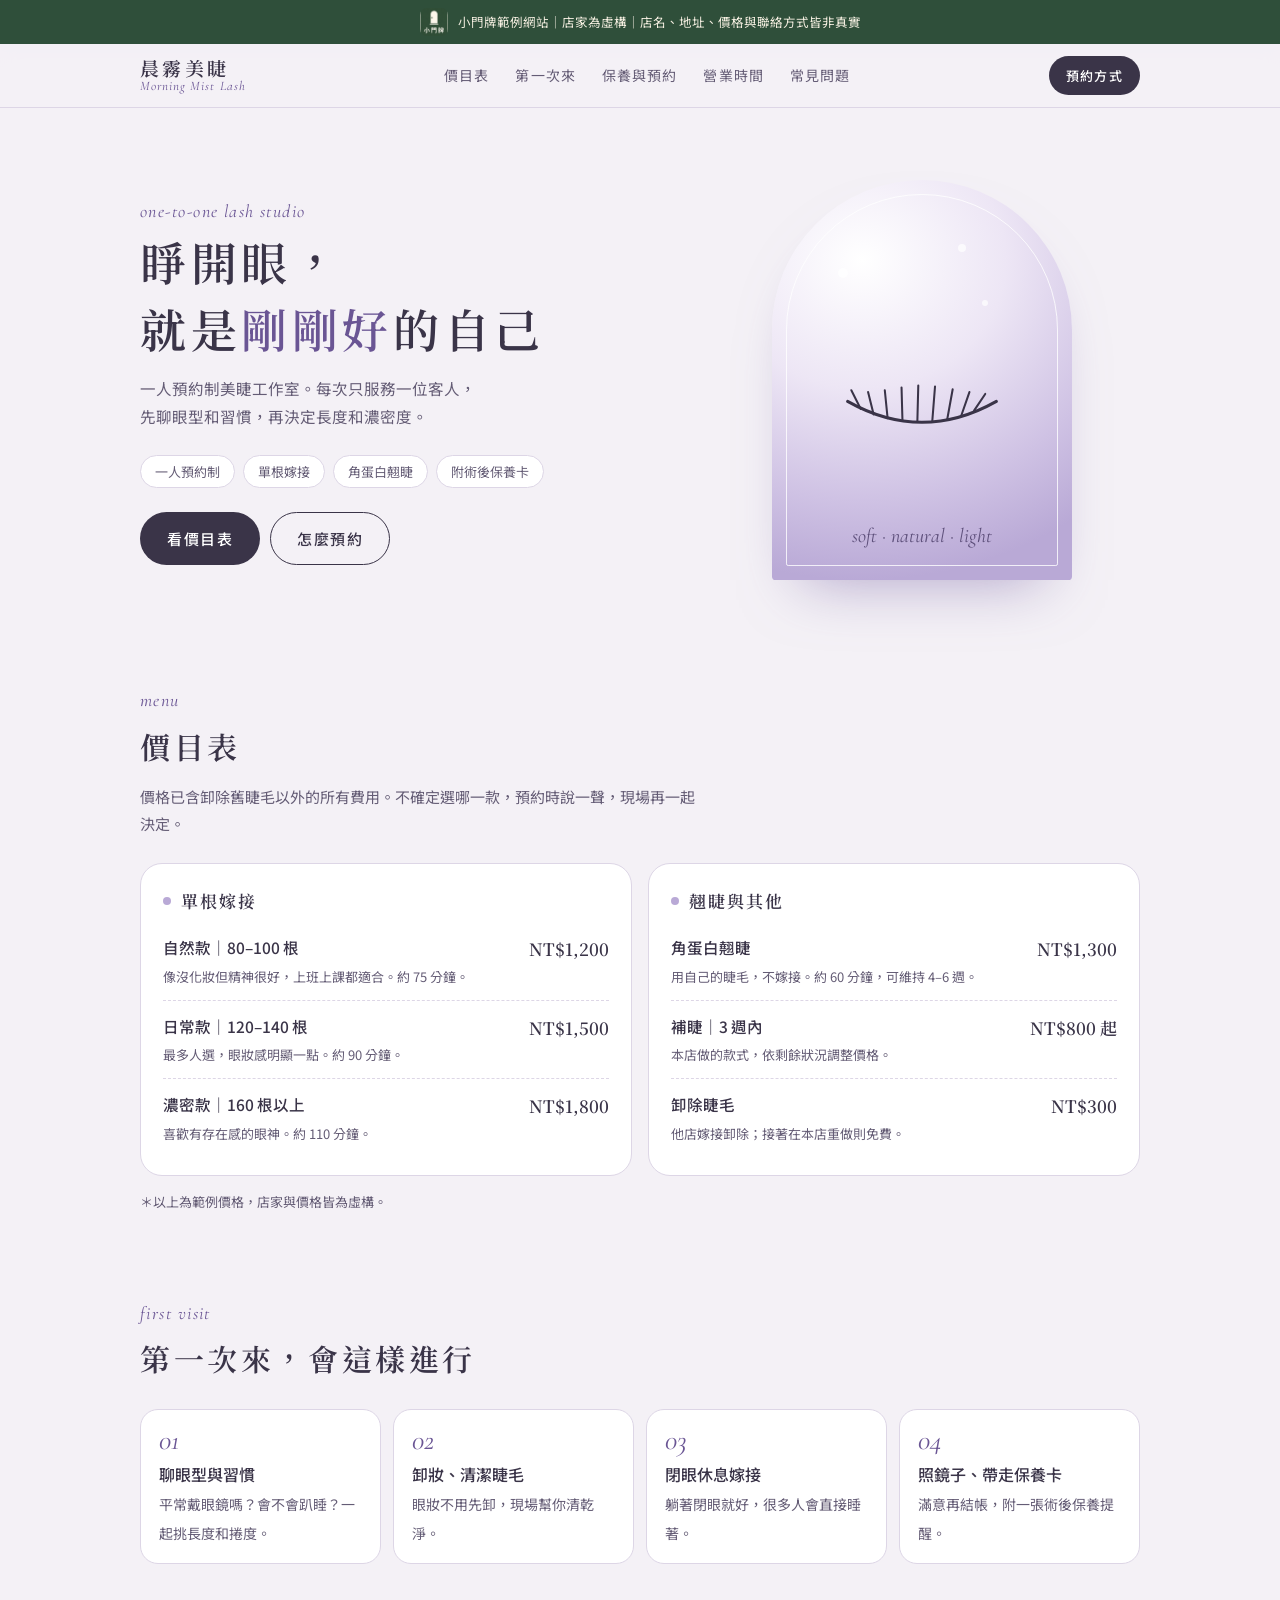
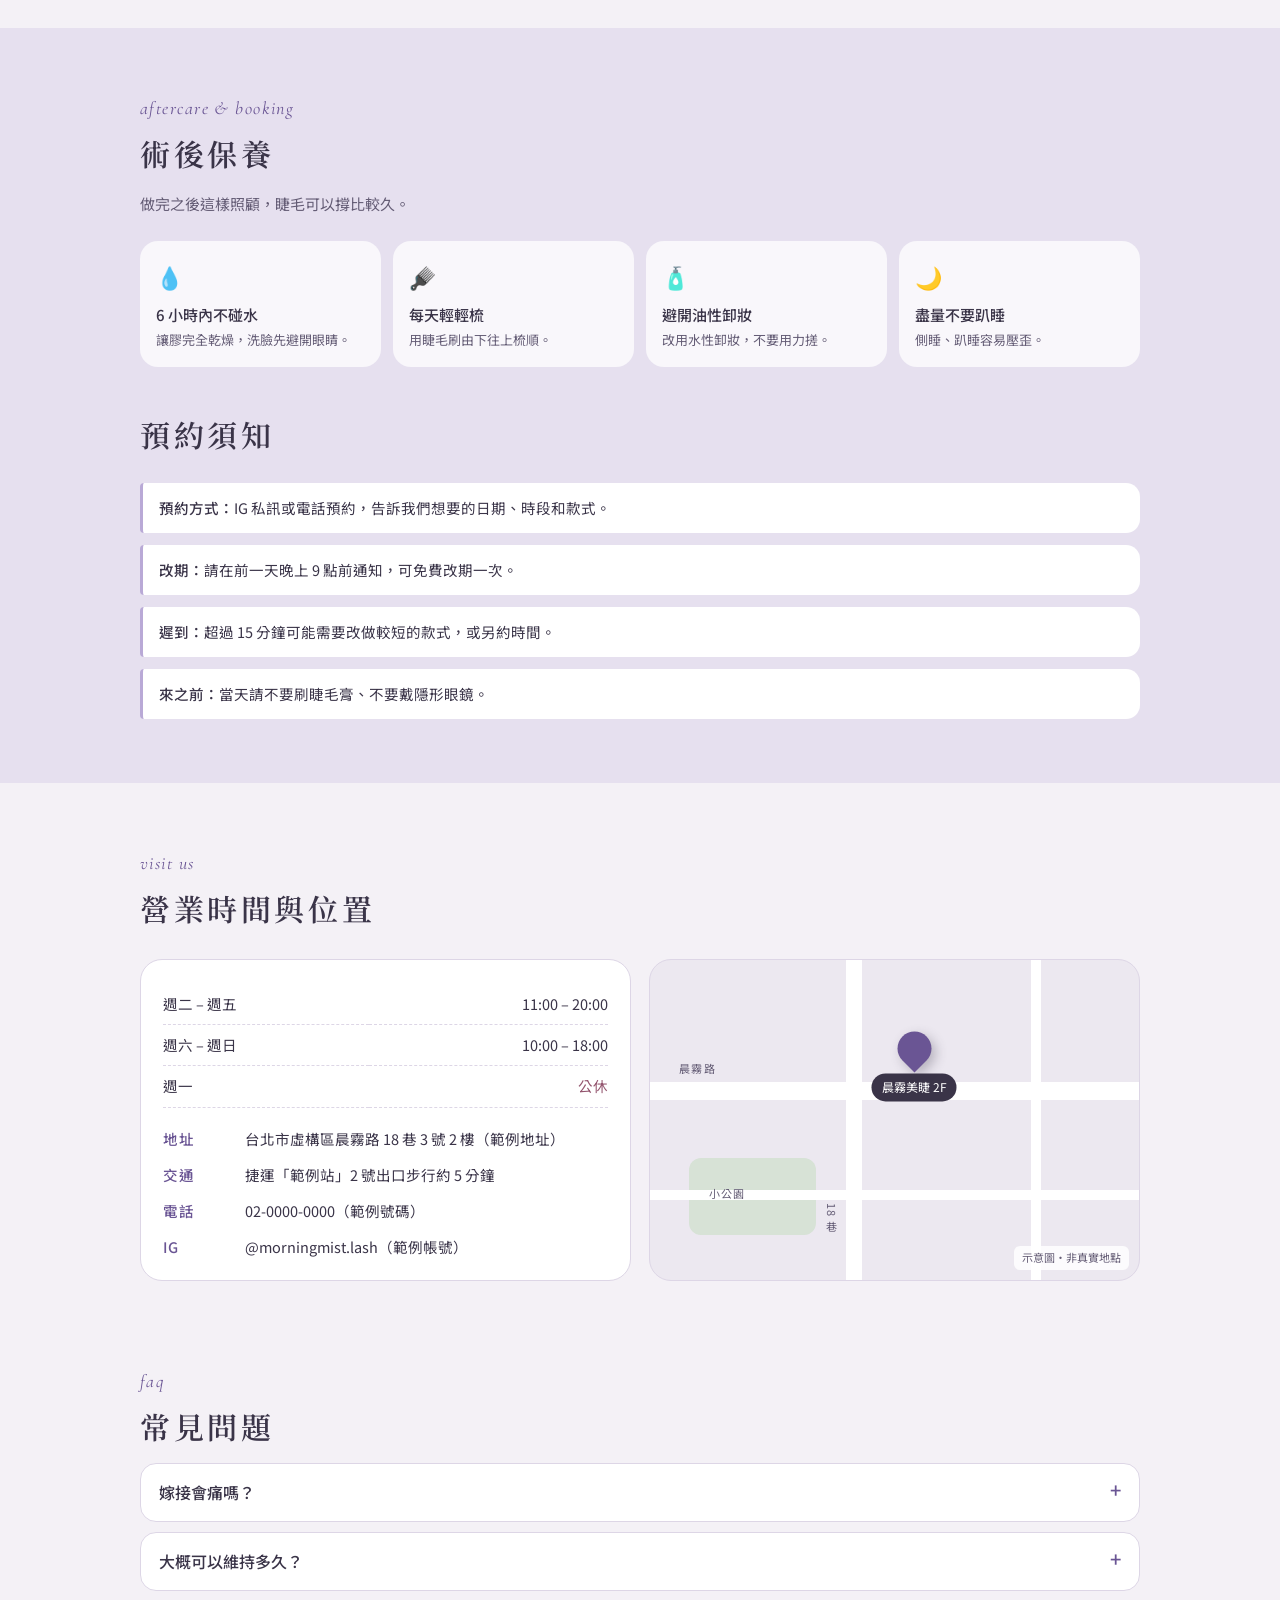
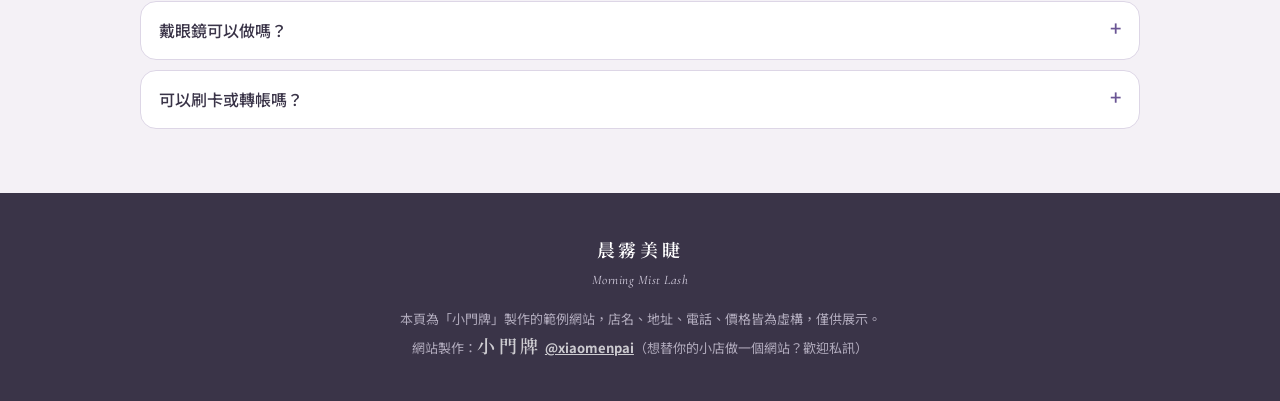
<file: lash/index.html>
<!DOCTYPE html>
<html lang="zh-Hant">
<head>
<meta charset="utf-8">
<meta name="robots" content="noindex">
<meta name="viewport" content="width=device-width, initial-scale=1">
<link rel="icon" href="../favicon.svg" type="image/svg+xml">
<title>晨霧美睫 Morning Mist Lash｜預約制美睫工作室（虛構示範站）</title>
<meta name="description" content="虛構示範：晨霧美睫，一人預約制美睫工作室。本頁為「小門牌」範例網站，店名與所有資訊皆為虛構。">
<meta property="og:title" content="晨霧美睫 Morning Mist Lash（虛構示範站）">
<meta property="og:description" content="一人預約制美睫工作室。範例網站，資訊皆為虛構。">
<link rel="preconnect" href="https://fonts.googleapis.com">
<link rel="preconnect" href="https://fonts.gstatic.com" crossorigin>
<link href="https://fonts.googleapis.com/css2?family=Noto+Serif+TC:wght@400;600;700&family=Noto+Sans+TC:wght@400;500;700&family=Cormorant+Garamond:ital,wght@0,500;1,500&display=swap" rel="stylesheet">
<style>
:root{--bg:#F4F1F6;--paper:#FFFFFF;--ink:#3A3448;--soft:#645C75;--lilac:#B9A9D6;--lilac-d:#6A5594;--mist:#E6E0EF;--sage:#A7B8A8;--line:#DDD6E6}
*{box-sizing:border-box;margin:0;padding:0}
html{scroll-behavior:smooth}
body{font-family:"Noto Sans TC","PingFang TC","Microsoft JhengHei",system-ui,sans-serif;background:var(--bg);color:var(--ink);line-height:1.8;font-size:16px;-webkit-text-size-adjust:100%}
a{color:inherit}
.serif{font-family:"Noto Serif TC","Songti TC",serif}
.en{font-family:"Cormorant Garamond",Georgia,serif;font-style:italic;letter-spacing:.04em}
.demo-bar{display:flex;align-items:center;justify-content:center;gap:10px;background:#2F4F3A;color:#F6F0E2;font-size:12.5px;line-height:1.5;padding:8px 14px;text-align:left}
.demo-bar img{width:28px;height:28px;border-radius:7px;flex:none;object-fit:cover}
.demo-bar a{color:#F6F0E2;font-weight:700}
header.nav{position:sticky;top:0;z-index:20;background:rgba(244,241,246,.88);backdrop-filter:blur(10px);border-bottom:1px solid var(--line)}
.nav-in{max-width:1040px;margin:auto;display:flex;align-items:center;justify-content:space-between;padding:12px 20px;gap:12px}
.brand{text-decoration:none;display:flex;flex-direction:column;line-height:1.15}
.brand b{font-family:"Noto Serif TC",serif;font-weight:600;font-size:19px;letter-spacing:.18em}
.brand span{font-family:"Cormorant Garamond",serif;font-style:italic;font-size:13px;color:var(--lilac-d);letter-spacing:.08em}
nav ul{display:flex;gap:26px;list-style:none;font-size:14px;letter-spacing:.08em}
nav a{text-decoration:none;color:var(--soft)}nav a:hover{color:var(--lilac-d)}
.btn{display:inline-flex;align-items:center;justify-content:center;gap:8px;padding:12px 26px;border-radius:999px;font-weight:500;text-decoration:none;font-size:15px;letter-spacing:.1em;border:1px solid transparent;transition:.2s}
.btn-main{background:var(--ink);color:#fff}.btn-main:hover{background:var(--lilac-d)}
.btn-ghost{border-color:var(--ink);color:var(--ink)}.btn-ghost:hover{background:var(--paper)}
.btn-sm{padding:7px 16px;font-size:13px}
.wrap{max-width:1040px;margin:auto;padding:0 20px}
section{padding:64px 0}
.eyebrow{font-family:"Cormorant Garamond",serif;font-style:italic;color:var(--lilac-d);font-size:18px;letter-spacing:.08em}
h2{font-family:"Noto Serif TC",serif;font-weight:600;font-size:26px;letter-spacing:.12em;margin:2px 0 10px}
.lead{color:var(--soft);font-size:15px;max-width:560px}
/* hero */
.hero{padding:40px 0 56px;overflow:hidden}
.hero-in{display:grid;gap:30px;align-items:center}
.arch{position:relative;width:min(62vw,300px);aspect-ratio:3/4;margin:0 auto;border-radius:999px 999px 24px 24px;background:radial-gradient(120% 80% at 30% 20%,#fff 0%,#EDE6F5 40%,#CFC2E4 75%,#B9A9D6 100%);box-shadow:0 30px 60px -30px rgba(126,106,168,.6)}
.arch:before{content:"";position:absolute;inset:14px;border:1px solid rgba(255,255,255,.8);border-radius:999px 999px 16px 16px}
.lash{position:absolute;left:50%;top:50%;width:62%;transform:translate(-50%,-30%)}
.arch .tagline{position:absolute;bottom:26px;left:0;right:0;text-align:center;font-family:"Cormorant Garamond",serif;font-style:italic;color:#5D4F7A;font-size:20px}
.dot{position:absolute;border-radius:50%;background:#fff;opacity:.7}
.hero h1{font-family:"Noto Serif TC",serif;font-weight:600;font-size:34px;line-height:1.45;letter-spacing:.1em}
.hero h1 em{font-style:normal;color:var(--lilac-d)}
.hero p{color:var(--soft);margin:14px 0 24px;font-size:15.5px}
.chips{display:flex;flex-wrap:wrap;gap:8px;margin-bottom:24px}
.chip{background:var(--paper);border:1px solid var(--line);border-radius:999px;padding:4px 14px;font-size:13px;color:var(--soft)}
.cta{display:flex;gap:10px;flex-wrap:wrap}
/* price */
.menu{display:grid;gap:16px;margin-top:26px}
.card{background:var(--paper);border-radius:22px;padding:22px 22px 18px;border:1px solid var(--line)}
.card h3{font-family:"Noto Serif TC",serif;font-weight:600;font-size:17px;letter-spacing:.12em;display:flex;align-items:center;gap:10px;margin-bottom:6px}
.card h3:before{content:"";width:8px;height:8px;border-radius:50%;background:var(--lilac)}
.item{display:grid;grid-template-columns:1fr auto;gap:2px 12px;padding:12px 0;border-bottom:1px dashed var(--line)}
.item:last-child{border-bottom:0}
.item b{font-weight:500;font-size:15.5px}
.item .p{font-family:"Noto Serif TC",serif;font-weight:600;font-size:17px;color:var(--ink);white-space:nowrap}
.item small{grid-column:1/-1;color:var(--soft);font-size:13px;line-height:1.6}
.note{font-size:13px;color:var(--soft);margin-top:14px}
/* steps */
.steps{display:grid;gap:12px;margin-top:24px;counter-reset:s}
.step{display:flex;gap:16px;background:var(--paper);border-radius:18px;padding:16px 18px;border:1px solid var(--line)}
.step:before{counter-increment:s;content:counter(s,decimal-leading-zero);font-family:"Cormorant Garamond",serif;font-style:italic;font-size:28px;color:var(--lilac-d);line-height:1;min-width:34px}
.step b{display:block;font-weight:500}
.step span{color:var(--soft);font-size:14px}
/* care */
.care{background:var(--mist)}
.care-grid{display:grid;grid-template-columns:1fr 1fr;gap:12px;margin-top:24px}
.tip{background:rgba(255,255,255,.75);border-radius:18px;padding:16px}
.tip i{display:block;font-style:normal;font-size:22px;margin-bottom:4px}
.tip b{display:block;font-size:15px;font-weight:500}
.tip span{font-size:13px;color:var(--soft);line-height:1.6;display:block;margin-top:2px}
.book{display:grid;gap:12px;margin-top:22px}
.book li{list-style:none;background:var(--paper);border-left:3px solid var(--lilac);border-radius:4px 14px 14px 4px;padding:12px 16px;font-size:14.5px}
.book li b{font-weight:500}
/* visit */
.visit-grid{display:grid;gap:18px;margin-top:24px}
.info{background:var(--paper);border-radius:22px;padding:20px 22px;border:1px solid var(--line)}
.info dl{display:grid;grid-template-columns:72px 1fr;gap:10px 10px;font-size:14.5px}
.info dt{color:var(--lilac-d);font-weight:500;letter-spacing:.1em}
.hours{width:100%;border-collapse:collapse;font-size:14.5px;margin-top:4px}
.hours td{padding:7px 0;border-bottom:1px dashed var(--line)}
.hours td:last-child{text-align:right}
.hours .off{color:#94566F}
.map{position:relative;height:260px;border-radius:22px;overflow:hidden;background:#ECE8F0;border:1px solid var(--line)}
.map .road{position:absolute;background:#fff}
.map .pin{position:absolute;left:54%;top:44%;transform:translate(-50%,-100%);text-align:center}
.map .pin i{display:block;width:34px;height:34px;margin:0 auto;border-radius:50% 50% 50% 0;transform:rotate(-45deg);background:var(--lilac-d);box-shadow:0 6px 12px rgba(58,52,72,.3)}
.map .pin span{display:inline-block;margin-top:8px;background:var(--ink);color:#fff;font-size:12px;padding:3px 10px;border-radius:999px;white-space:nowrap}
.map .lbl{position:absolute;font-size:11px;color:#645C75;letter-spacing:.1em}
.map .fake{position:absolute;right:10px;bottom:10px;font-size:11px;background:rgba(255,255,255,.85);padding:2px 8px;border-radius:6px;color:var(--soft)}
.park{position:absolute;left:8%;top:62%;width:26%;height:24%;border-radius:12px;background:#D7E2D6}
/* faq */
details{background:var(--paper);border-radius:16px;padding:14px 18px;border:1px solid var(--line);margin-top:10px}
summary{cursor:pointer;font-weight:500;list-style:none;display:flex;justify-content:space-between;gap:10px}
summary:after{content:"+";color:var(--lilac-d);font-size:20px;line-height:1.2}
details[open] summary:after{content:"−"}
details p{color:var(--soft);font-size:14px;margin-top:8px}
footer{background:var(--ink);color:#D9D3E4;padding:40px 0 100px;font-size:13px;text-align:center}
footer b{font-family:"Noto Serif TC",serif;font-size:18px;letter-spacing:.2em;color:#fff;font-weight:600}
footer .demo{margin-top:16px;opacity:.75;line-height:1.7}
.sticky{position:fixed;left:12px;right:12px;bottom:12px;z-index:30;display:flex;gap:8px;background:rgba(58,52,72,.92);backdrop-filter:blur(8px);padding:8px;border-radius:999px}
.sticky a{flex:1;text-align:center;color:#fff;text-decoration:none;font-size:14px;padding:9px 0;border-radius:999px;letter-spacing:.08em}
.sticky a.main{background:var(--lilac);color:var(--ink);font-weight:700}
@media(max-width:759px){nav ul{display:none}}
@media(min-width:760px){
 .hero{padding:72px 0 84px}
 .hero-in{grid-template-columns:1.1fr .9fr}
 .hero h1{font-size:46px}
 .menu{grid-template-columns:1fr 1fr}
 .steps{grid-template-columns:repeat(4,1fr)}
 .step{flex-direction:column;gap:6px}
 .care-grid{grid-template-columns:repeat(4,1fr)}
 .visit-grid{grid-template-columns:1fr 1fr}
 .map{height:100%;min-height:320px}
 .sticky{display:none}
 footer{padding-bottom:40px}
 h2{font-size:30px}
}
</style>
<script type="application/ld+json">
{
 "@context": "https://schema.org",
 "@graph": [
  {
   "@type": "BeautySalon",
   "@id": "https://waynejman.github.io/xiaomenpai-demo/lash/#business",
   "name": "晨霧美睫 Morning Mist Lash",
   "url": "https://waynejman.github.io/xiaomenpai-demo/lash/",
   "description": "【虛構示範】一人預約制美睫工作室，店名、地址、電話與價格皆為虛構，僅供「小門牌」作品集展示。",
   "address": {
    "@type": "PostalAddress",
    "streetAddress": "晨霧路 18 巷 3 號 2 樓（範例地址）",
    "addressLocality": "虛構區（範例）",
    "addressRegion": "台北市",
    "addressCountry": "TW"
   },
   "openingHoursSpecification": [
    {
     "@type": "OpeningHoursSpecification",
     "dayOfWeek": [
      "Tuesday",
      "Wednesday",
      "Thursday",
      "Friday"
     ],
     "opens": "11:00",
     "closes": "20:00"
    },
    {
     "@type": "OpeningHoursSpecification",
     "dayOfWeek": [
      "Saturday",
      "Sunday"
     ],
     "opens": "10:00",
     "closes": "18:00"
    }
   ],
   "priceRange": "NT$300–1,800",
   "hasOfferCatalog": {
    "@type": "OfferCatalog",
    "name": "價目表（範例價格）",
    "itemListElement": [
     {
      "@type": "Offer",
      "name": "單根嫁接・自然款",
      "price": "1200",
      "priceCurrency": "TWD",
      "itemOffered": {
       "@type": "Service",
       "name": "單根嫁接・自然款"
      }
     },
     {
      "@type": "Offer",
      "name": "單根嫁接・日常款",
      "price": "1500",
      "priceCurrency": "TWD",
      "itemOffered": {
       "@type": "Service",
       "name": "單根嫁接・日常款"
      }
     },
     {
      "@type": "Offer",
      "name": "單根嫁接・濃密款",
      "price": "1800",
      "priceCurrency": "TWD",
      "itemOffered": {
       "@type": "Service",
       "name": "單根嫁接・濃密款"
      }
     },
     {
      "@type": "Offer",
      "name": "角蛋白翹睫",
      "price": "1300",
      "priceCurrency": "TWD",
      "itemOffered": {
       "@type": "Service",
       "name": "角蛋白翹睫"
      }
     },
     {
      "@type": "Offer",
      "name": "卸除睫毛",
      "price": "300",
      "priceCurrency": "TWD",
      "itemOffered": {
       "@type": "Service",
       "name": "卸除睫毛"
      }
     }
    ]
   },
   "areaServed": "台北市",
   "isPartOf": {
    "@id": "https://waynejman.github.io/xiaomenpai-demo/#website"
   }
  },
  {
   "@type": "FAQPage",
   "mainEntity": [
    {
     "@type": "Question",
     "name": "嫁接會痛嗎？",
     "acceptedAnswer": {
      "@type": "Answer",
      "text": "過程中只需要閉眼躺著，不會痛。如果眼睛容易敏感，預約時先告訴我們。"
     }
    },
    {
     "@type": "Question",
     "name": "大概可以維持多久？",
     "acceptedAnswer": {
      "@type": "Answer",
      "text": "一般約 3–4 週，跟睫毛生長週期和保養習慣有關，建議 3 週左右補睫。"
     }
    },
    {
     "@type": "Question",
     "name": "戴眼鏡可以做嗎？",
     "acceptedAnswer": {
      "@type": "Answer",
      "text": "可以，會幫你挑不容易碰到鏡片的長度。"
     }
    },
    {
     "@type": "Question",
     "name": "可以刷卡或轉帳嗎？",
     "acceptedAnswer": {
      "@type": "Answer",
      "text": "可以現金、轉帳或行動支付。（範例內容）"
     }
    }
   ],
   "@id": "https://waynejman.github.io/xiaomenpai-demo/lash/#faq"
  },
  {
   "@type": "WebSite",
   "@id": "https://waynejman.github.io/xiaomenpai-demo/#website",
   "url": "https://waynejman.github.io/xiaomenpai-demo/",
   "name": "小門牌範例網站"
  }
 ]
}
</script>
</head>
<body>
<div class="demo-bar"><img src="logo.jpg" alt="小門牌 logo" width="28" height="28"><div>小門牌範例網站｜店家為虛構｜店名、地址、價格與聯絡方式皆非真實</div></div>

<header class="nav"><div class="nav-in">
 <a class="brand" href="#top"><b>晨霧美睫</b><span>Morning Mist Lash</span></a>
 <nav><ul><li><a href="#menu">價目表</a></li><li><a href="#first">第一次來</a></li><li><a href="#care">保養與預約</a></li><li><a href="#visit">營業時間</a></li><li><a href="#faq">常見問題</a></li></ul></nav>
 <a class="btn btn-main btn-sm" href="#care">預約方式</a>
</div></header>

<main id="top">
<section class="hero"><div class="wrap hero-in">
 <div>
  <div class="eyebrow">one-to-one lash studio</div>
  <h1>睜開眼，<br>就是<em>剛剛好</em>的自己</h1>
  <p>一人預約制美睫工作室。每次只服務一位客人，<br>先聊眼型和習慣，再決定長度和濃密度。</p>
  <div class="chips"><span class="chip">一人預約制</span><span class="chip">單根嫁接</span><span class="chip">角蛋白翹睫</span><span class="chip">附術後保養卡</span></div>
  <div class="cta"><a class="btn btn-main" href="#menu">看價目表</a><a class="btn btn-ghost" href="#care">怎麼預約</a></div>
 </div>
 <div class="arch" aria-hidden="true">
  <span class="dot" style="width:10px;height:10px;left:22%;top:22%"></span><span class="dot" style="width:6px;height:6px;left:70%;top:30%"></span><span class="dot" style="width:8px;height:8px;left:62%;top:16%"></span>
  <svg class="lash" viewBox="0 0 200 90" fill="none" stroke="#3A3448" stroke-linecap="round">
   <path d="M20 50 Q100 95 180 50" stroke-width="3.2"/>
   <g stroke-width="2.2"><path d="M34 58 L24 38"/><path d="M48 64 L42 40"/><path d="M63 68 L60 38"/><path d="M79 71 L78 35"/><path d="M95 72 L96 33"/><path d="M111 72 L114 34"/><path d="M127 70 L133 37"/><path d="M142 66 L151 40"/><path d="M156 60 L168 42"/></g>
  </svg>
  <div class="tagline">soft · natural · light</div>
 </div>
</div></section>

<section id="menu" style="padding-top:20px"><div class="wrap">
 <div class="eyebrow">menu</div>
 <h2>價目表</h2>
 <p class="lead">價格已含卸除舊睫毛以外的所有費用。不確定選哪一款，預約時說一聲，現場再一起決定。</p>
 <div class="menu">
  <div class="card"><h3>單根嫁接</h3>
   <div class="item"><b>自然款｜80–100 根</b><span class="p">NT$1,200</span><small>像沒化妝但精神很好，上班上課都適合。約 75 分鐘。</small></div>
   <div class="item"><b>日常款｜120–140 根</b><span class="p">NT$1,500</span><small>最多人選，眼妝感明顯一點。約 90 分鐘。</small></div>
   <div class="item"><b>濃密款｜160 根以上</b><span class="p">NT$1,800</span><small>喜歡有存在感的眼神。約 110 分鐘。</small></div>
  </div>
  <div class="card"><h3>翹睫與其他</h3>
   <div class="item"><b>角蛋白翹睫</b><span class="p">NT$1,300</span><small>用自己的睫毛，不嫁接。約 60 分鐘，可維持 4–6 週。</small></div>
   <div class="item"><b>補睫｜3 週內</b><span class="p">NT$800 起</span><small>本店做的款式，依剩餘狀況調整價格。</small></div>
   <div class="item"><b>卸除睫毛</b><span class="p">NT$300</span><small>他店嫁接卸除；接著在本店重做則免費。</small></div>
  </div>
 </div>
 <p class="note">＊以上為範例價格，店家與價格皆為虛構。</p>
</div></section>

<section id="first" style="padding-top:20px"><div class="wrap">
 <div class="eyebrow">first visit</div>
 <h2>第一次來，會這樣進行</h2>
 <div class="steps">
  <div class="step"><div><b>聊眼型與習慣</b><span>平常戴眼鏡嗎？會不會趴睡？一起挑長度和捲度。</span></div></div>
  <div class="step"><div><b>卸妝、清潔睫毛</b><span>眼妝不用先卸，現場幫你清乾淨。</span></div></div>
  <div class="step"><div><b>閉眼休息嫁接</b><span>躺著閉眼就好，很多人會直接睡著。</span></div></div>
  <div class="step"><div><b>照鏡子、帶走保養卡</b><span>滿意再結帳，附一張術後保養提醒。</span></div></div>
 </div>
</div></section>

<section id="care" class="care"><div class="wrap">
 <div class="eyebrow">aftercare &amp; booking</div>
 <h2>術後保養</h2>
 <p class="lead">做完之後這樣照顧，睫毛可以撐比較久。</p>
 <div class="care-grid">
  <div class="tip"><i>💧</i><b>6 小時內不碰水</b><span>讓膠完全乾燥，洗臉先避開眼睛。</span></div>
  <div class="tip"><i>🪮</i><b>每天輕輕梳</b><span>用睫毛刷由下往上梳順。</span></div>
  <div class="tip"><i>🧴</i><b>避開油性卸妝</b><span>改用水性卸妝，不要用力搓。</span></div>
  <div class="tip"><i>🌙</i><b>盡量不要趴睡</b><span>側睡、趴睡容易壓歪。</span></div>
 </div>
 <h2 style="margin-top:40px">預約須知</h2>
 <ul class="book">
  <li><b>預約方式：</b>IG 私訊或電話預約，告訴我們想要的日期、時段和款式。</li>
  <li><b>改期：</b>請在前一天晚上 9 點前通知，可免費改期一次。</li>
  <li><b>遲到：</b>超過 15 分鐘可能需要改做較短的款式，或另約時間。</li>
  <li><b>來之前：</b>當天請不要刷睫毛膏、不要戴隱形眼鏡。</li>
 </ul>
</div></section>

<section id="visit"><div class="wrap">
 <div class="eyebrow">visit us</div>
 <h2>營業時間與位置</h2>
 <div class="visit-grid">
  <div class="info">
   <table class="hours">
    <tr><td>週二 – 週五</td><td>11:00 – 20:00</td></tr>
    <tr><td>週六 – 週日</td><td>10:00 – 18:00</td></tr>
    <tr><td>週一</td><td class="off">公休</td></tr>
   </table>
   <dl style="margin-top:18px">
    <dt>地址</dt><dd>台北市虛構區晨霧路 18 巷 3 號 2 樓（範例地址）</dd>
    <dt>交通</dt><dd>捷運「範例站」2 號出口步行約 5 分鐘</dd>
    <dt>電話</dt><dd>02-0000-0000（範例號碼）</dd>
    <dt>IG</dt><dd>@morningmist.lash（範例帳號）</dd>
   </dl>
  </div>
  <div class="map" aria-label="示意地圖">
   <div class="park"></div>
   <div class="road" style="left:0;right:0;top:38%;height:18px"></div>
   <div class="road" style="left:0;right:0;top:72%;height:10px"></div>
   <div class="road" style="top:0;bottom:0;left:40%;width:16px"></div>
   <div class="road" style="top:0;bottom:0;left:78%;width:10px"></div>
   <span class="lbl" style="left:6%;top:31%">晨霧路</span>
   <span class="lbl" style="left:35%;top:76%;writing-mode:vertical-rl">18 巷</span>
   <span class="lbl" style="left:12%;top:70%">小公園</span>
   <div class="pin"><i></i><span>晨霧美睫 2F</span></div>
   <div class="fake">示意圖・非真實地點</div>
  </div>
 </div>
</div></section>

<section id="faq" style="padding-top:20px"><div class="wrap">
 <div class="eyebrow">faq</div>
 <h2>常見問題</h2>
 <details><summary>嫁接會痛嗎？</summary><p>過程中只需要閉眼躺著，不會痛。如果眼睛容易敏感，預約時先告訴我們。</p></details>
 <details><summary>大概可以維持多久？</summary><p>一般約 3–4 週，跟睫毛生長週期和保養習慣有關，建議 3 週左右補睫。</p></details>
 <details><summary>戴眼鏡可以做嗎？</summary><p>可以，會幫你挑不容易碰到鏡片的長度。</p></details>
 <details><summary>可以刷卡或轉帳嗎？</summary><p>可以現金、轉帳或行動支付。（範例內容）</p></details>
</div></section>
</main>

<footer><div class="wrap">
 <b>晨霧美睫</b><div class="en" style="margin-top:4px">Morning Mist Lash</div>
 <div class="demo">本頁為「小門牌」製作的範例網站，店名、地址、電話、價格皆為虛構，僅供展示。<br>網站製作：<b>小門牌</b> <a href="https://www.instagram.com/xiaomenpai/" target="_blank" rel="noopener" style="color:#fff;font-weight:700">@xiaomenpai</a>（想替你的小店做一個網站？歡迎私訊）</div>
</div></footer>

<div class="sticky"><a href="#menu">價目表</a><a href="#visit">營業時間</a><a class="main" href="#care">預約方式</a></div>
</body>
</html>
</file>
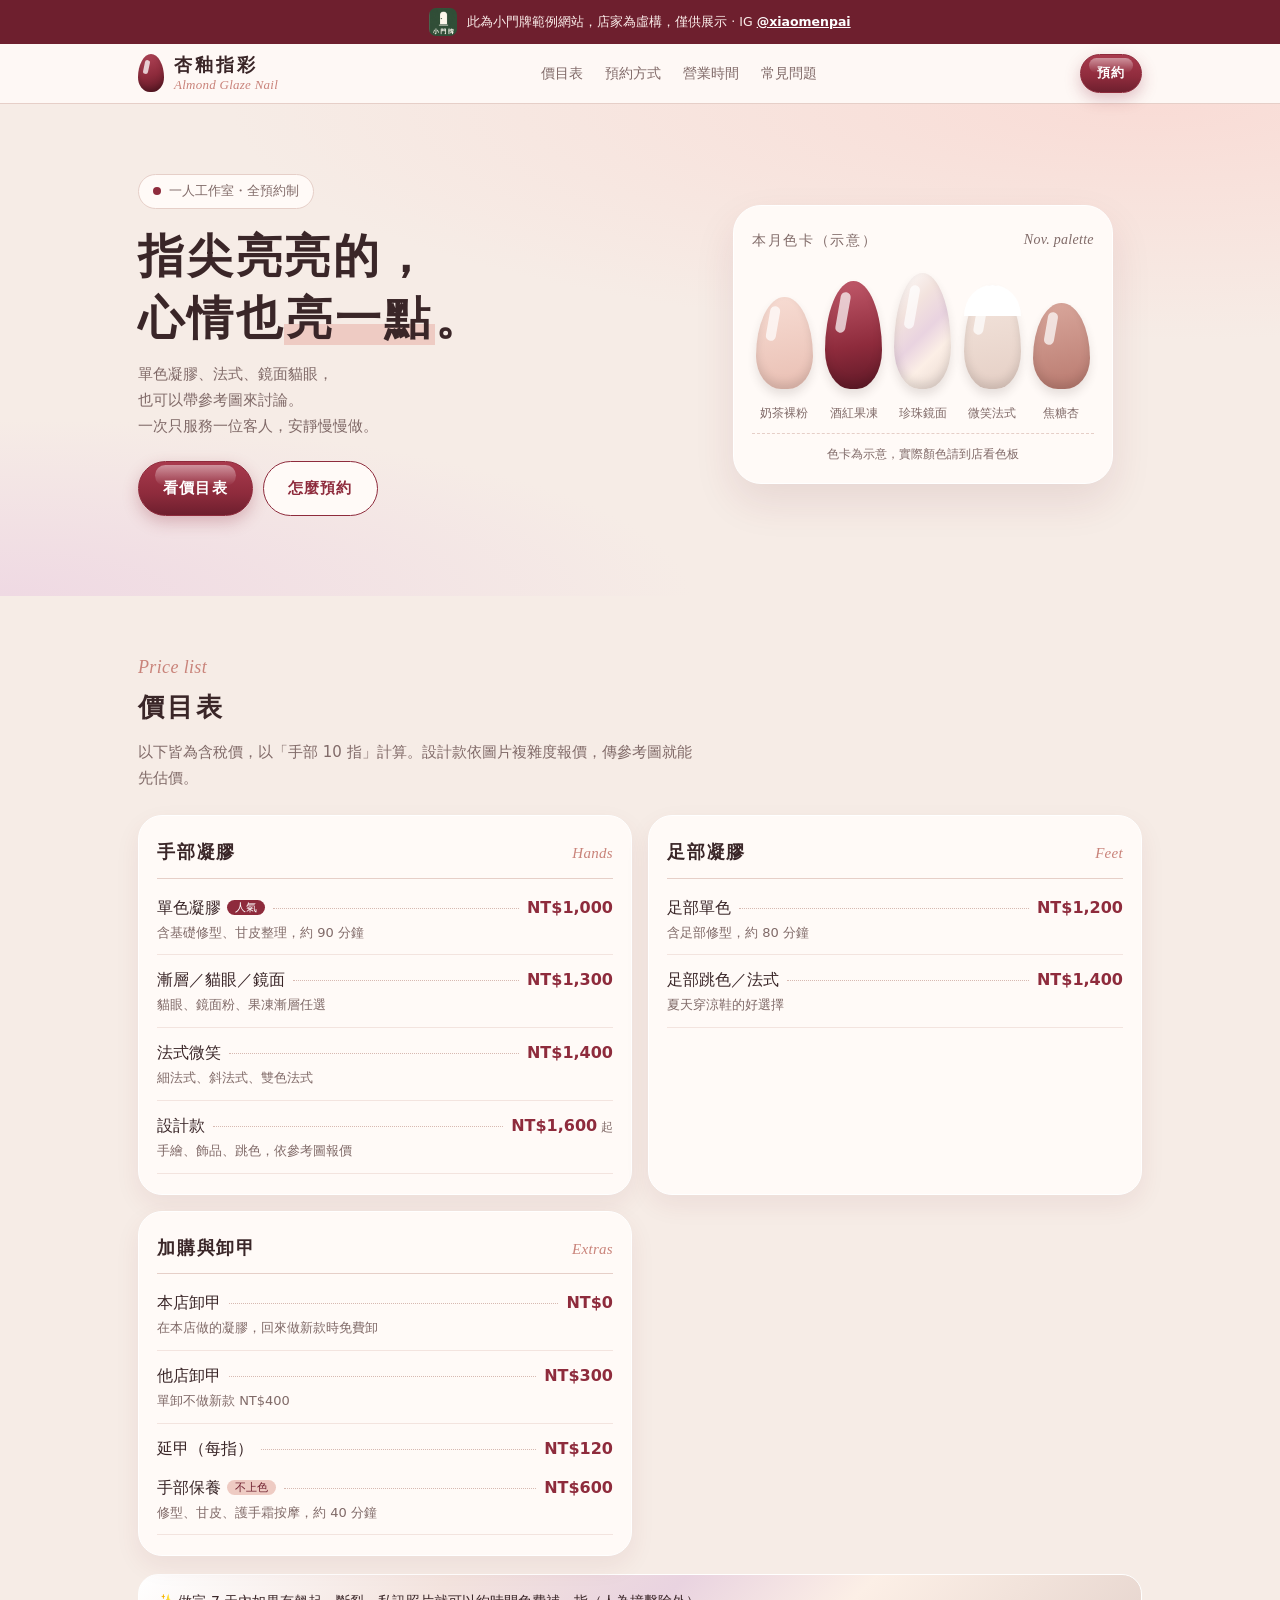
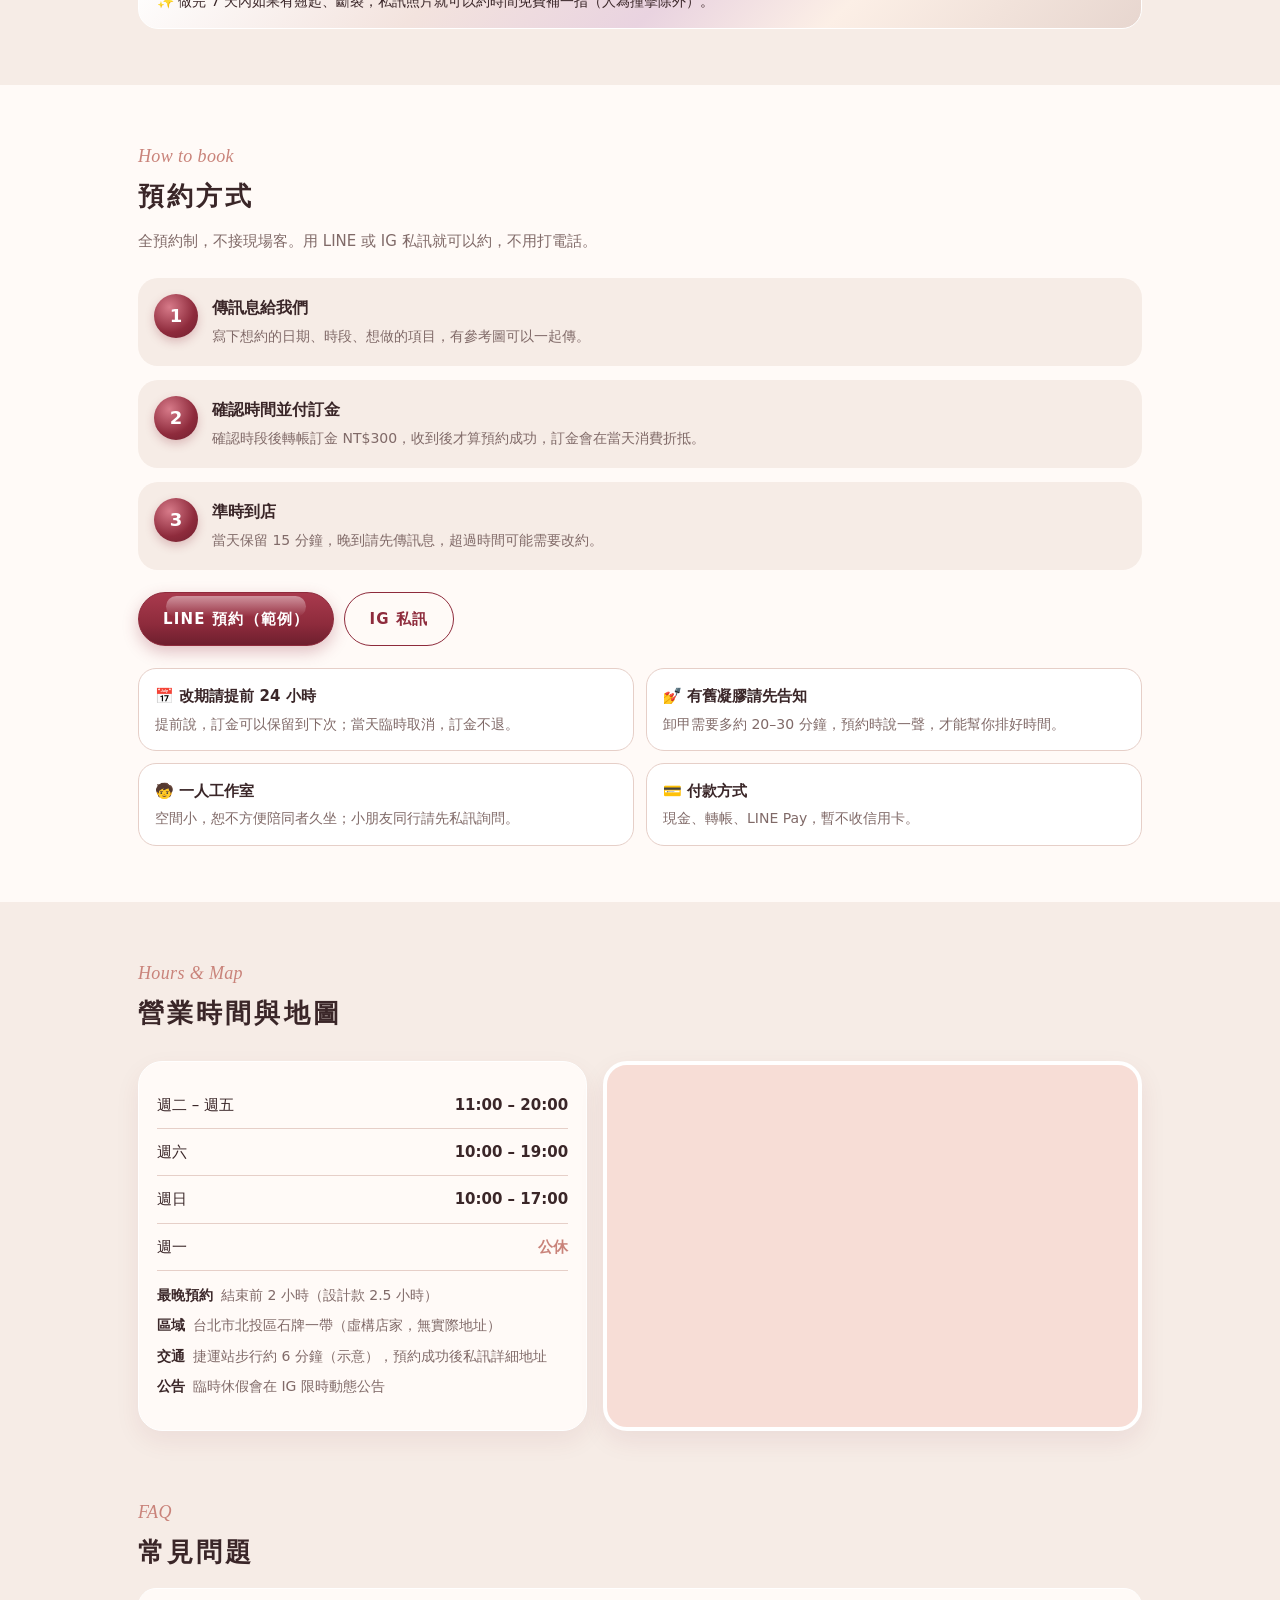
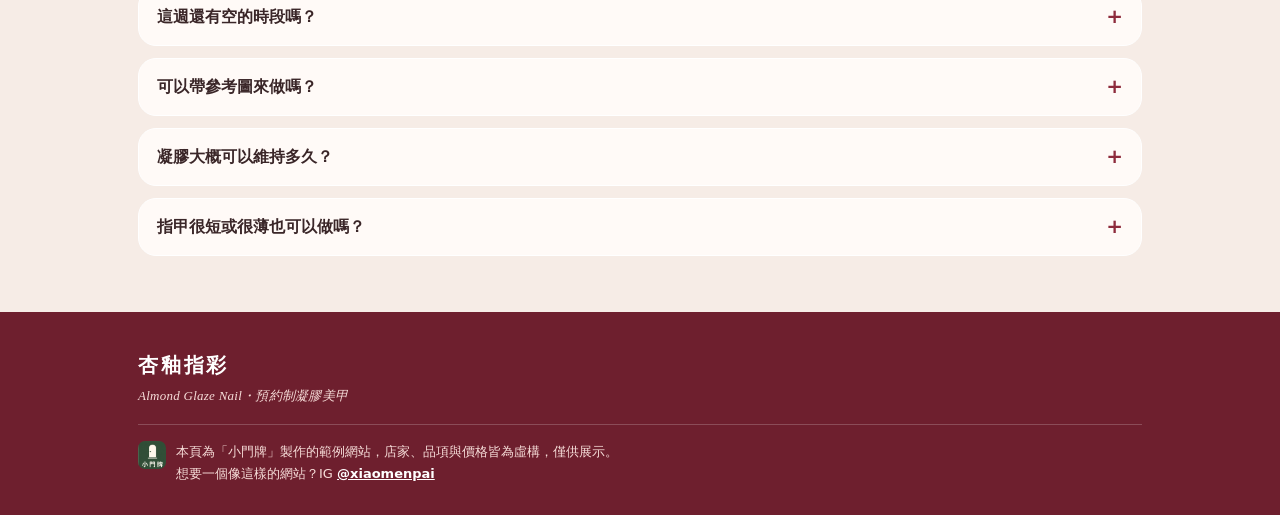
<file: nail/index.html>
<!DOCTYPE html>
<html lang="zh-Hant">
<head>
<meta charset="utf-8">
<meta name="robots" content="noindex">
<meta name="viewport" content="width=device-width, initial-scale=1">
<title>杏釉指彩 Almond Glaze｜預約制凝膠美甲（虛構示範站）</title>
<meta name="description" content="虛構示範：杏釉指彩 Almond Glaze，一人預約制的小美甲工作室。本頁為「小門牌」範例網站，店名與所有資訊皆為虛構。">
<meta property="og:title" content="杏釉指彩 Almond Glaze（虛構示範站）">
<meta property="og:description" content="價目表、預約方式、預約須知、營業時間與地圖。範例網站，資訊皆為虛構。">
<style>
:root{--nude:#F6ECE6;--paper:#FFFAF7;--blush:#EECBC3;--blush2:#F7DDD6;--rose:#C9837A;--wine:#8E2B3C;--wine2:#6E1F2E;--ink:#3A2628;--soft:#806A68;--line:#E6CFC8;--pearl:linear-gradient(135deg,#fff 0%,#F3E3DE 30%,#E9D3E0 52%,#FCEFE6 70%,#E7D6CF 100%)}
*{box-sizing:border-box;margin:0;padding:0}
html{scroll-behavior:smooth}
body{font-family:"Noto Sans TC","Noto Sans CJK TC","PingFang TC","Microsoft JhengHei",system-ui,sans-serif;background:var(--nude);color:var(--ink);line-height:1.75;font-size:16px;-webkit-text-size-adjust:100%;padding-bottom:72px}
a{color:inherit}
.en{font-family:"Didot","Bodoni 72","Playfair Display",Georgia,"Times New Roman",serif;font-style:italic;letter-spacing:.02em}
.demo-bar{display:flex;align-items:center;justify-content:center;gap:10px;background:var(--wine2);color:#FBEDEA;font-size:12.5px;line-height:1.5;padding:8px 14px}
.lg{display:inline-block;flex:none;overflow:hidden;border-radius:7px;width:28px;height:28px;position:relative;vertical-align:middle}
.lg img{position:absolute;width:282%;height:282%;max-width:none;left:-90%;top:-75%}
.demo-bar a{color:#fff;font-weight:700}
header.nav{position:sticky;top:0;z-index:20;background:rgba(255,250,247,.88);-webkit-backdrop-filter:blur(10px);backdrop-filter:blur(10px);border-bottom:1px solid var(--line)}
.nav-in{max-width:1040px;margin:auto;display:flex;align-items:center;justify-content:space-between;padding:10px 18px;gap:12px}
.brand{text-decoration:none;display:flex;align-items:center;gap:10px}
.mark{width:26px;height:38px;border-radius:50% 50% 46% 46%/62% 62% 38% 38%;background:linear-gradient(160deg,#B4475A,var(--wine) 55%,#5B1724);position:relative;box-shadow:inset 0 -3px 6px rgba(0,0,0,.25)}
.mark:after{content:"";position:absolute;left:6px;top:6px;width:5px;height:14px;border-radius:5px;background:rgba(255,255,255,.75);transform:rotate(12deg)}
.brand b{display:block;font-weight:700;font-size:18px;letter-spacing:.16em;line-height:1.25}
.brand small{display:block;font-size:13px;color:var(--rose);line-height:1.2}
nav ul{display:none;gap:22px;list-style:none;font-size:14px}
nav a{text-decoration:none;color:var(--soft)}
.btn{display:inline-flex;align-items:center;justify-content:center;gap:6px;padding:13px 24px;font-weight:700;text-decoration:none;font-size:15px;letter-spacing:.08em;border-radius:999px;border:1.5px solid var(--wine);position:relative;overflow:hidden}
.btn-main{background:linear-gradient(180deg,#A93A4D,var(--wine) 60%,var(--wine2));color:#fff;box-shadow:0 6px 16px rgba(142,43,60,.28)}
.btn-main:before{content:"";position:absolute;left:14%;right:14%;top:3px;height:40%;border-radius:999px;background:linear-gradient(180deg,rgba(255,255,255,.45),rgba(255,255,255,0))}
.btn-ghost{background:var(--paper);color:var(--wine)}
.btn-sm{padding:7px 16px;font-size:13px}
.wrap{max-width:1040px;margin:auto;padding:0 18px}
section{padding:56px 0}
.eyebrow{color:var(--rose);font-size:18px}
h2{font-weight:700;font-size:26px;letter-spacing:.12em;margin:2px 0 8px}
.lead{color:var(--soft);font-size:15px;max-width:560px}
/* hero */
.hero{position:relative;overflow:hidden;padding:34px 0 50px;background:radial-gradient(120% 80% at 90% 0%,#F9DCD6 0%,transparent 60%),radial-gradient(90% 60% at 0% 100%,#EFD9E3 0%,transparent 60%),var(--nude)}
.hero-in{display:grid;gap:30px;align-items:center}
.chip{display:inline-flex;align-items:center;gap:8px;background:var(--paper);border:1px solid var(--line);border-radius:999px;padding:5px 14px;font-size:13px;color:var(--soft)}
.chip i{width:8px;height:8px;border-radius:50%;background:var(--wine);display:inline-block}
.hero h1{font-weight:700;font-size:34px;line-height:1.35;letter-spacing:.06em;margin:16px 0 12px}
.hero h1 em{font-style:normal;background:linear-gradient(180deg,transparent 62%,var(--blush) 62%);padding:0 2px}
.hero p{color:var(--soft);font-size:15px}
.cta{display:flex;gap:10px;flex-wrap:wrap;margin-top:22px}
.swatch{background:var(--paper);border-radius:28px;padding:22px 18px 18px;box-shadow:0 18px 40px rgba(110,31,46,.10);border:1px solid #fff;max-width:380px;width:100%;margin:0 auto}
.swatch h3{font-size:14px;letter-spacing:.12em;color:var(--soft);font-weight:500;display:flex;justify-content:space-between}
.nails{display:flex;justify-content:space-between;align-items:flex-end;margin:18px 4px 14px;height:118px}
.nl{width:17%;border-radius:50% 50% 44% 44%/64% 64% 36% 36%;position:relative;box-shadow:inset 0 -6px 10px rgba(0,0,0,.12),0 6px 10px rgba(58,38,40,.12)}
.nl:after{content:"";position:absolute;left:22%;top:10%;width:18%;height:38%;border-radius:10px;background:rgba(255,255,255,.7);transform:rotate(10deg)}
.n1{height:92px;background:linear-gradient(170deg,#F7DCD3,#E9BFB3)}
.n2{height:108px;background:linear-gradient(170deg,#C25A6B,#8E2B3C 60%,#5E1826)}
.n3{height:116px;background:var(--pearl)}
.n4{height:104px;background:linear-gradient(170deg,#F4E6DE,#E5CFC5);}
.n4:before{content:"";position:absolute;left:0;right:0;top:0;height:30%;border-radius:50% 50% 0 0/100% 100% 0 0;background:#fff}
.n5{height:86px;background:linear-gradient(170deg,#D9A79C,#B97A6F)}
.names{display:flex;justify-content:space-between;font-size:11.5px;color:var(--soft);text-align:center}
.names span{width:19%}
.swatch .note{font-size:12px;color:var(--soft);text-align:center;margin-top:10px;border-top:1px dashed var(--line);padding-top:10px}
/* price */
.price-grid{display:grid;gap:16px;margin-top:24px}
.card{background:var(--paper);border-radius:24px;padding:20px 18px;border:1px solid #fff;box-shadow:0 10px 26px rgba(110,31,46,.07)}
.card h3{display:flex;justify-content:space-between;align-items:baseline;font-size:18px;letter-spacing:.1em;padding-bottom:10px;margin-bottom:4px;border-bottom:1px solid var(--line)}
.card h3 .en{font-size:15px;color:var(--rose);font-weight:400}
.row{display:flex;align-items:baseline;gap:8px;padding:11px 0 0}
.row b{font-weight:500}
.row .dot{flex:1;border-bottom:1px dotted #D7B9B1;transform:translateY(-4px)}
.row .p{font-weight:700;color:var(--wine);white-space:nowrap}
.row .p small{font-weight:400;font-size:12px;color:var(--soft)}
.desc{font-size:13px;color:var(--soft);padding-bottom:10px;border-bottom:1px solid #F3E4DF}
.row:last-of-type+.desc{border-bottom:0}
.tag{font-size:11px;background:var(--wine);color:#fff;border-radius:999px;padding:1px 8px;margin-left:6px;vertical-align:2px;font-weight:500}
.tag.l{background:var(--blush);color:var(--wine2)}
.gloss-note{margin-top:18px;background:var(--pearl);border-radius:20px;padding:14px 18px;font-size:14px;border:1px solid #fff}
/* booking */
.book{background:var(--paper)}
.steps{list-style:none;margin-top:24px;display:grid;gap:14px}
.steps li{display:grid;grid-template-columns:44px 1fr;gap:14px;align-items:start;background:var(--nude);border-radius:20px;padding:16px}
.num{width:44px;height:44px;border-radius:50%;display:grid;place-items:center;font-weight:700;color:#fff;background:radial-gradient(circle at 35% 30%,#D77A89,var(--wine) 60%,var(--wine2));box-shadow:0 4px 10px rgba(142,43,60,.25)}
.steps b{display:block;font-size:16px}
.steps div span{font-size:14px;color:var(--soft)}
.steps .num{color:#fff;font-size:18px}
.rules{display:grid;gap:12px;margin-top:22px}
.rule{border:1px solid var(--line);border-radius:18px;padding:14px 16px;font-size:14px;color:var(--soft);background:#fff}
.rule b{display:block;color:var(--ink);font-size:15px;margin-bottom:2px}
/* hours */
.hours-grid{display:grid;gap:16px;margin-top:24px}
.tbl{width:100%;border-collapse:collapse;font-size:15px}
.tbl td{padding:10px 0;border-bottom:1px solid var(--line)}
.tbl td:last-child{text-align:right;font-weight:700}
.tbl tr.off td:last-child{color:var(--rose)}
.info{font-size:14px;color:var(--soft);margin-top:12px;display:grid;gap:6px}
.info b{color:var(--ink);font-weight:700;margin-right:8px}
.map{border-radius:24px;overflow:hidden;border:4px solid #fff;box-shadow:0 10px 26px rgba(110,31,46,.08);background:var(--blush2)}
.map iframe{display:block;width:100%;height:260px;border:0}
.map p{font-size:12.5px;color:var(--soft);padding:10px 14px;background:var(--paper)}
/* faq */
details{background:var(--paper);border-radius:18px;padding:14px 18px;margin-top:12px;border:1px solid #fff}
summary{font-weight:700;cursor:pointer;list-style:none;display:flex;justify-content:space-between;gap:10px}
summary::-webkit-details-marker{display:none}
summary:after{content:"+";color:var(--wine);font-size:20px;line-height:1.3}
details[open] summary:after{content:"−"}
details p{font-size:14px;color:var(--soft);margin-top:8px}
footer{background:var(--wine2);color:#F6DCD8;padding:36px 0 30px;font-size:13px}
footer .fn{font-size:20px;letter-spacing:.14em;color:#fff;font-weight:700}
footer .demo{margin-top:16px;padding-top:16px;border-top:1px solid rgba(255,255,255,.2);display:flex;gap:10px;align-items:flex-start;line-height:1.7}
footer a{color:#fff;font-weight:700}
.sticky{position:fixed;left:0;right:0;bottom:0;z-index:30;display:flex;gap:10px;padding:10px 14px calc(10px + env(safe-area-inset-bottom));background:rgba(255,250,247,.94);-webkit-backdrop-filter:blur(8px);backdrop-filter:blur(8px);border-top:1px solid var(--line)}
.sticky .btn{flex:1;padding:12px 10px}
@media(min-width:820px){
 nav ul{display:flex}
 .hero{padding:70px 0 80px}
 .hero-in{grid-template-columns:1.1fr .9fr}
 .hero h1{font-size:46px}
 .price-grid{grid-template-columns:1fr 1fr}
 .rules{grid-template-columns:1fr 1fr}
 .hours-grid{grid-template-columns:1fr 1.2fr}
 .map iframe{height:100%;min-height:320px}
 .sticky{display:none}
 body{padding-bottom:0}
}
</style>
</head>
<body>
<div class="demo-bar"><span class="lg"><img src="logo.jpg" alt="小門牌 logo"></span><div>此為小門牌範例網站，店家為虛構，僅供展示 · <span style="white-space:nowrap">IG <a href="https://www.instagram.com/xiaomenpai/" target="_blank" rel="noopener">@xiaomenpai</a></span></div></div>

<header class="nav"><div class="nav-in">
 <a class="brand" href="#top"><span class="mark"></span><span><b>杏釉指彩</b><small class="en">Almond Glaze Nail</small></span></a>
 <nav><ul><li><a href="#price">價目表</a></li><li><a href="#booking">預約方式</a></li><li><a href="#visit">營業時間</a></li><li><a href="#faq">常見問題</a></li></ul></nav>
 <a class="btn btn-main btn-sm" href="#booking">預約</a>
</div></header>

<section class="hero" id="top"><div class="wrap hero-in">
 <div>
  <span class="chip"><i></i>一人工作室・全預約制</span>
  <h1>指尖亮亮的，<br>心情也<em>亮一點</em>。</h1>
  <p>單色凝膠、法式、鏡面貓眼，<br>也可以帶參考圖來討論。<br>一次只服務一位客人，安靜慢慢做。</p>
  <div class="cta"><a class="btn btn-main" href="#price">看價目表</a><a class="btn btn-ghost" href="#booking">怎麼預約</a></div>
 </div>
 <div class="swatch">
  <h3><span>本月色卡（示意）</span><span class="en">Nov. palette</span></h3>
  <div class="nails"><i class="nl n1"></i><i class="nl n2"></i><i class="nl n3"></i><i class="nl n4"></i><i class="nl n5"></i></div>
  <div class="names"><span>奶茶裸粉</span><span>酒紅果凍</span><span>珍珠鏡面</span><span>微笑法式</span><span>焦糖杏</span></div>
  <p class="note">色卡為示意，實際顏色請到店看色板</p>
 </div>
</div></section>

<section id="price"><div class="wrap">
 <div class="eyebrow en">Price list</div>
 <h2>價目表</h2>
 <p class="lead">以下皆為含稅價，以「手部 10 指」計算。設計款依圖片複雜度報價，傳參考圖就能先估價。</p>
 <div class="price-grid">
  <div class="card">
   <h3>手部凝膠<span class="en">Hands</span></h3>
   <div class="row"><b>單色凝膠<span class="tag">人氣</span></b><i class="dot"></i><span class="p">NT$1,000</span></div>
   <div class="desc">含基礎修型、甘皮整理，約 90 分鐘</div>
   <div class="row"><b>漸層／貓眼／鏡面</b><i class="dot"></i><span class="p">NT$1,300</span></div>
   <div class="desc">貓眼、鏡面粉、果凍漸層任選</div>
   <div class="row"><b>法式微笑</b><i class="dot"></i><span class="p">NT$1,400</span></div>
   <div class="desc">細法式、斜法式、雙色法式</div>
   <div class="row"><b>設計款</b><i class="dot"></i><span class="p">NT$1,600<small> 起</small></span></div>
   <div class="desc">手繪、飾品、跳色，依參考圖報價</div>
  </div>
  <div class="card">
   <h3>足部凝膠<span class="en">Feet</span></h3>
   <div class="row"><b>足部單色</b><i class="dot"></i><span class="p">NT$1,200</span></div>
   <div class="desc">含足部修型，約 80 分鐘</div>
   <div class="row"><b>足部跳色／法式</b><i class="dot"></i><span class="p">NT$1,400</span></div>
   <div class="desc">夏天穿涼鞋的好選擇</div>
  </div>
  <div class="card">
   <h3>加購與卸甲<span class="en">Extras</span></h3>
   <div class="row"><b>本店卸甲</b><i class="dot"></i><span class="p">NT$0</span></div>
   <div class="desc">在本店做的凝膠，回來做新款時免費卸</div>
   <div class="row"><b>他店卸甲</b><i class="dot"></i><span class="p">NT$300</span></div>
   <div class="desc">單卸不做新款 NT$400</div>
   <div class="row"><b>延甲（每指）</b><i class="dot"></i><span class="p">NT$120</span></div>
   <div class="row"><b>手部保養<span class="tag l">不上色</span></b><i class="dot"></i><span class="p">NT$600</span></div>
   <div class="desc">修型、甘皮、護手霜按摩，約 40 分鐘</div>
  </div>
 </div>
 <div class="gloss-note">✨ 做完 7 天內如果有翹起、斷裂，私訊照片就可以約時間免費補一指（人為撞擊除外）。</div>
</div></section>

<section class="book" id="booking"><div class="wrap">
 <div class="eyebrow en">How to book</div>
 <h2>預約方式</h2>
 <p class="lead">全預約制，不接現場客。用 LINE 或 IG 私訊就可以約，不用打電話。</p>
 <ol class="steps">
  <li><span class="num">1</span><div><b>傳訊息給我們</b><span>寫下想約的日期、時段、想做的項目，有參考圖可以一起傳。</span></div></li>
  <li><span class="num">2</span><div><b>確認時間並付訂金</b><span>確認時段後轉帳訂金 NT$300，收到後才算預約成功，訂金會在當天消費折抵。</span></div></li>
  <li><span class="num">3</span><div><b>準時到店</b><span>當天保留 15 分鐘，晚到請先傳訊息，超過時間可能需要改約。</span></div></li>
 </ol>
 <div class="cta"><a class="btn btn-main" href="#" onclick="alert('這是範例網站，不會真的送出喔！');return false">LINE 預約（範例）</a><a class="btn btn-ghost" href="https://www.instagram.com/xiaomenpai/" target="_blank" rel="noopener">IG 私訊</a></div>
 <div class="rules">
  <div class="rule"><b>📅 改期請提前 24 小時</b>提前說，訂金可以保留到下次；當天臨時取消，訂金不退。</div>
  <div class="rule"><b>💅 有舊凝膠請先告知</b>卸甲需要多約 20–30 分鐘，預約時說一聲，才能幫你排好時間。</div>
  <div class="rule"><b>🧒 一人工作室</b>空間小，恕不方便陪同者久坐；小朋友同行請先私訊詢問。</div>
  <div class="rule"><b>💳 付款方式</b>現金、轉帳、LINE Pay，暫不收信用卡。</div>
 </div>
</div></section>

<section id="visit"><div class="wrap">
 <div class="eyebrow en">Hours &amp; Map</div>
 <h2>營業時間與地圖</h2>
 <div class="hours-grid">
  <div class="card">
   <table class="tbl">
    <tr><td>週二 – 週五</td><td>11:00 – 20:00</td></tr>
    <tr><td>週六</td><td>10:00 – 19:00</td></tr>
    <tr><td>週日</td><td>10:00 – 17:00</td></tr>
    <tr class="off"><td>週一</td><td>公休</td></tr>
   </table>
   <div class="info">
    <div><b>最晚預約</b>結束前 2 小時（設計款 2.5 小時）</div>
    <div><b>區域</b>台北市北投區石牌一帶（虛構店家，無實際地址）</div>
    <div><b>交通</b>捷運站步行約 6 分鐘（示意），預約成功後私訊詳細地址</div>
    <div><b>公告</b>臨時休假會在 IG 限時動態公告</div>
   </div>
  </div>
  <div class="map">
   <iframe title="台北市北投區地圖（示意）" src="https://www.google.com/maps?q=%E5%8F%B0%E5%8C%97%E5%B8%82%E5%8C%97%E6%8A%95%E5%8D%80&amp;output=embed" loading="lazy" referrerpolicy="no-referrer-when-downgrade"></iframe>
   <p>📍 地圖僅為區域示意，此店家為虛構，並無實際門市。</p>
  </div>
 </div>
</div></section>

<section id="faq" style="padding-top:10px"><div class="wrap">
 <div class="eyebrow en">FAQ</div>
 <h2>常見問題</h2>
 <details><summary>這週還有空的時段嗎？</summary><p>平日下午比較好約，週末建議提早一週。最新空檔會放在 IG 限時動態，也可以直接私訊問。</p></details>
 <details><summary>可以帶參考圖來做嗎？</summary><p>可以！預約時先傳圖，我們會先報價；太複雜的款式會建議簡化版本，價格先講好才開始做。</p></details>
 <details><summary>凝膠大概可以維持多久？</summary><p>一般約 3–4 週，依指甲生長速度和日常使用習慣不同，建議不要超過 5 週再卸。</p></details>
 <details><summary>指甲很短或很薄也可以做嗎？</summary><p>可以，會先幫你修型；指甲狀況不適合時會先跟你說，不會硬做。</p></details>
</div></section>

<footer><div class="wrap">
 <div class="fn">杏釉指彩</div>
 <div class="en" style="margin-top:2px">Almond Glaze Nail・預約制凝膠美甲</div>
 <div class="demo"><span class="lg"><img src="logo.jpg" alt=""></span><div>本頁為「小門牌」製作的範例網站，店家、品項與價格皆為虛構，僅供展示。<br>想要一個像這樣的網站？IG <a href="https://www.instagram.com/xiaomenpai/" target="_blank" rel="noopener">@xiaomenpai</a></div></div>
</div></footer>

<div class="sticky"><a class="btn btn-ghost" href="#price">價目表</a><a class="btn btn-main" href="#booking">立即預約</a></div>
</body>
</html>
</file>
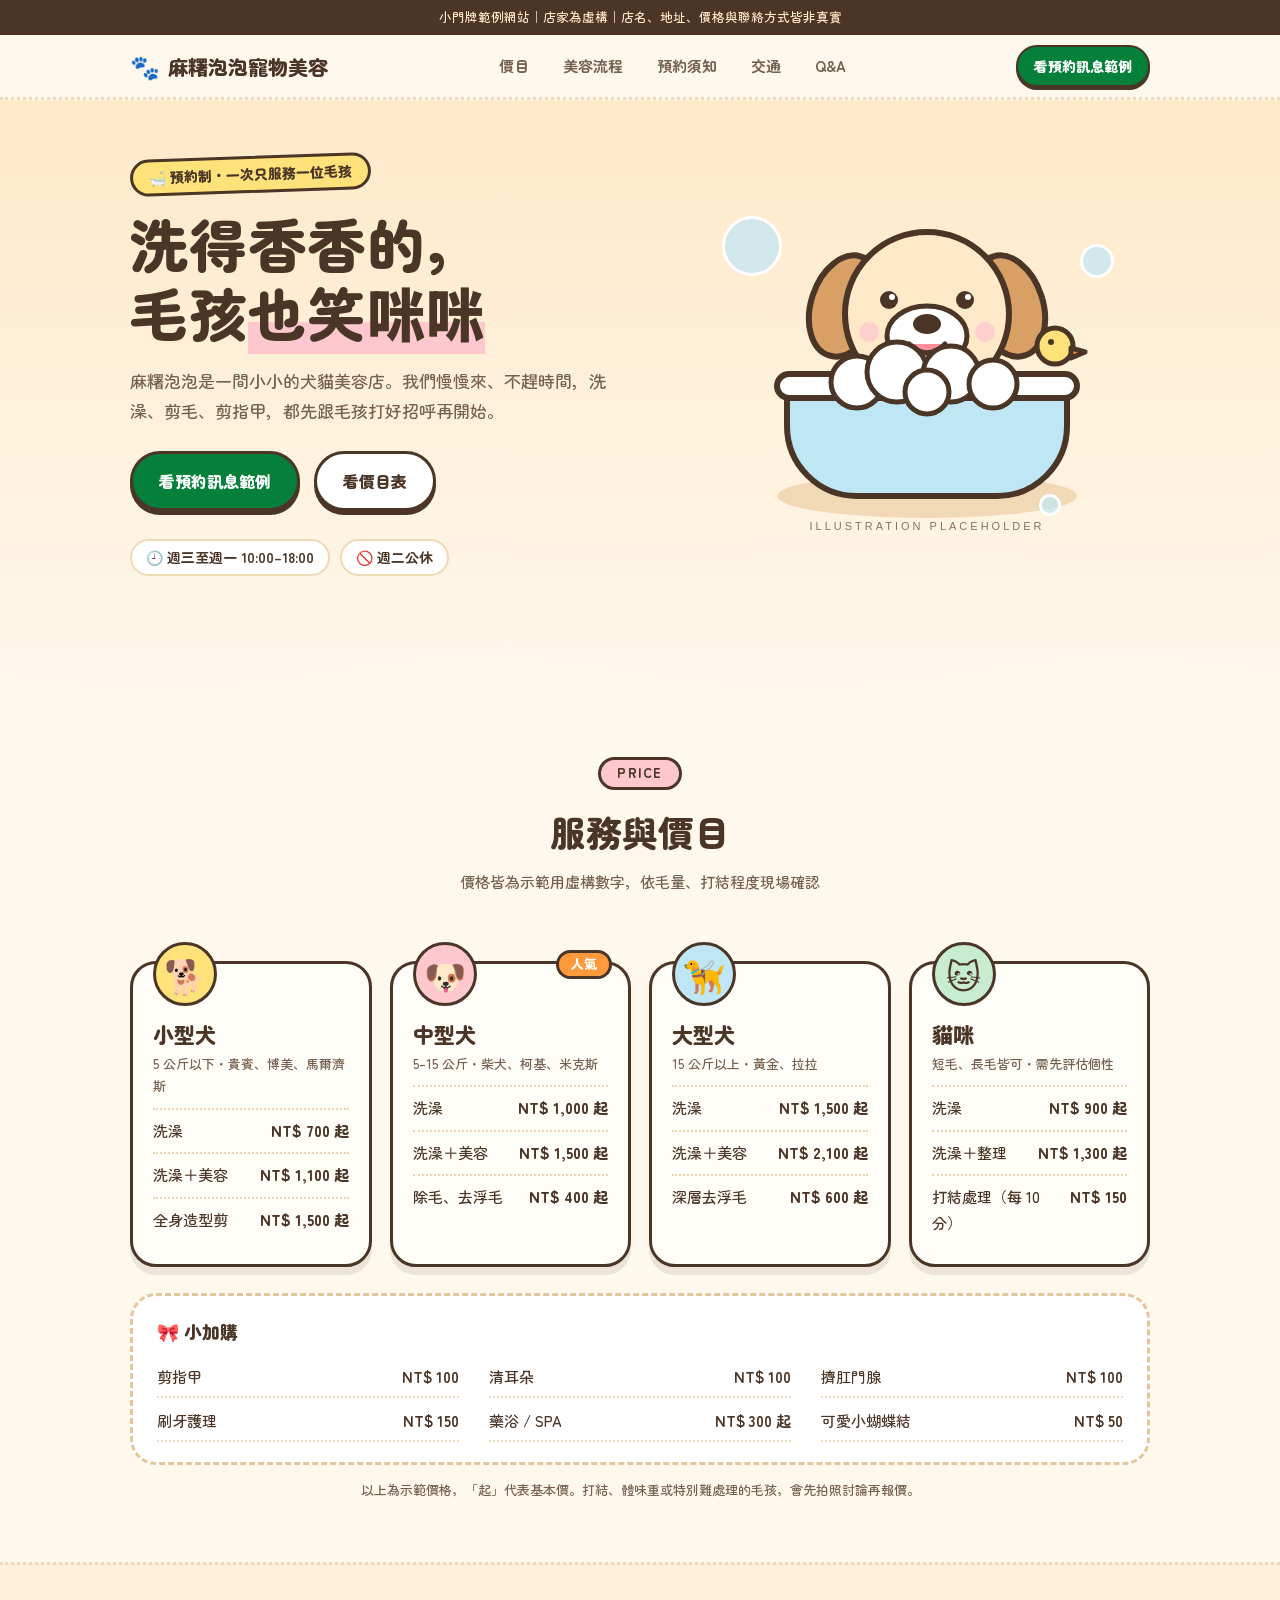
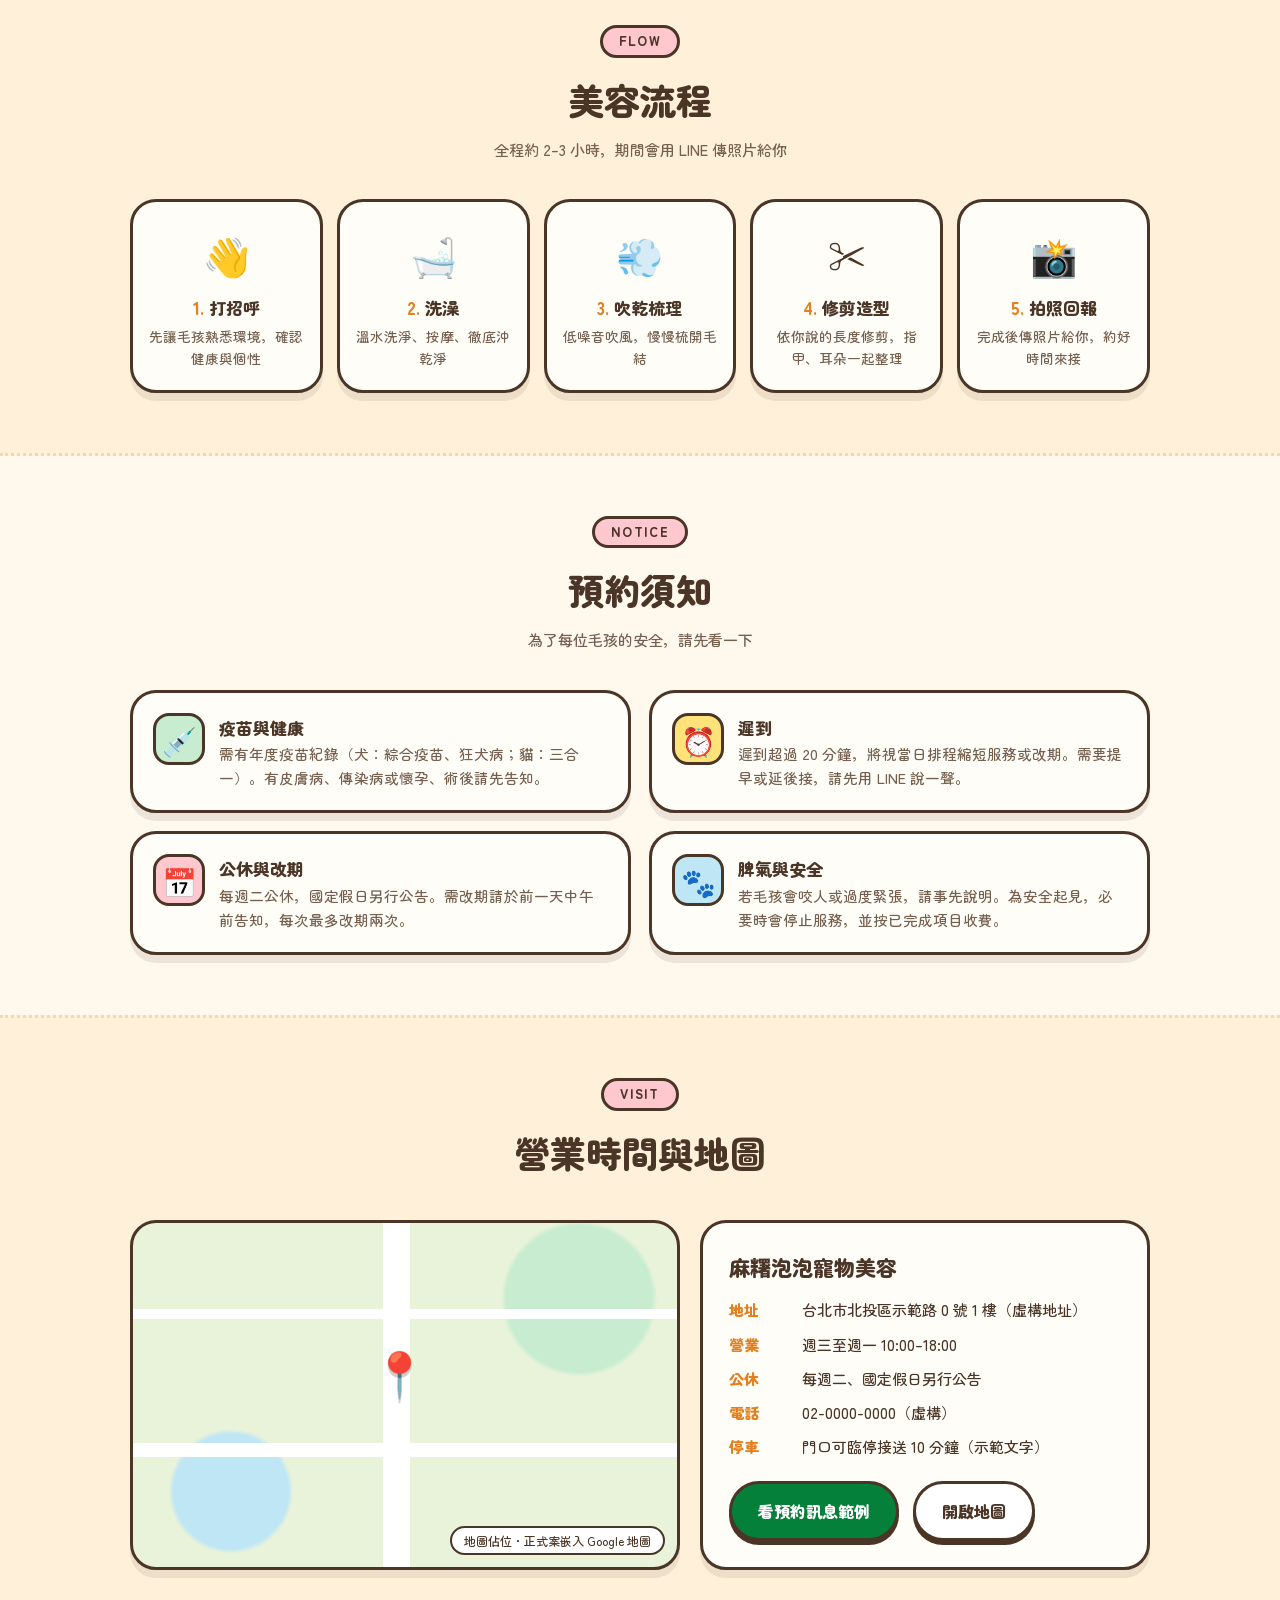
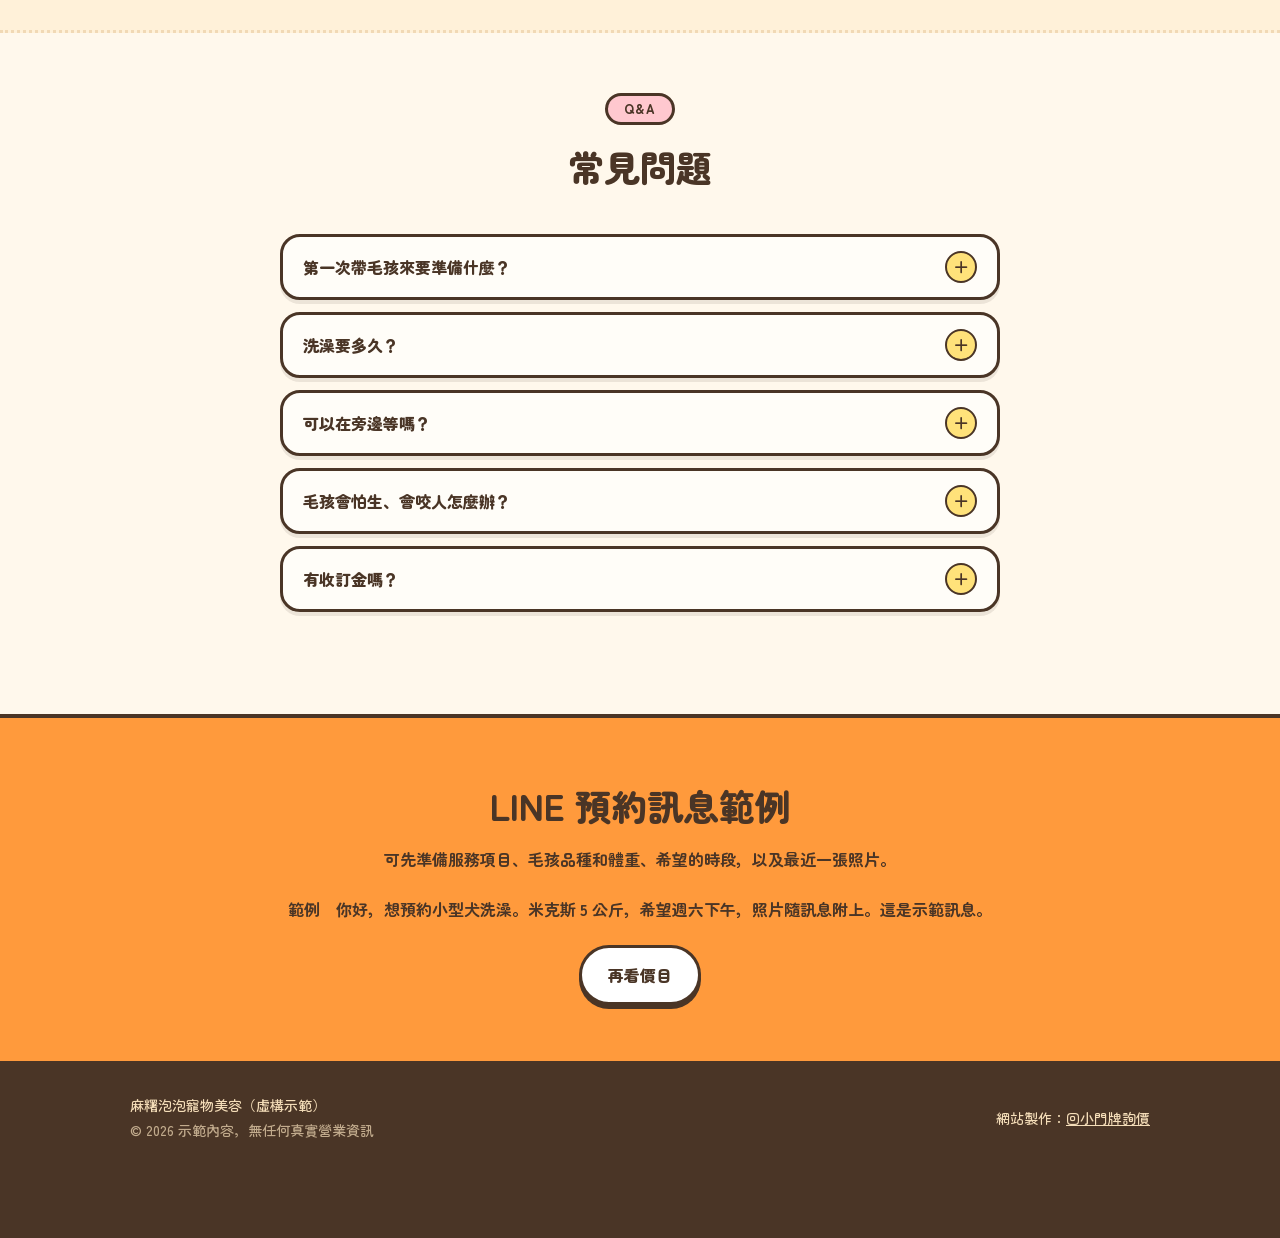
<file: pet/index.html>
<!DOCTYPE html>
<html lang="zh-Hant">
<head>
<meta charset="utf-8">
<meta name="robots" content="noindex">
<meta name="viewport" content="width=device-width, initial-scale=1">
<link rel="icon" href="../favicon.svg" type="image/svg+xml">
<title>麻糬泡泡寵物美容｜狗狗貓咪洗澡美容（虛構示範站）</title>
<meta name="description" content="虛構示範：麻糬泡泡寵物美容，預約制犬貓美容。本頁為「小門牌」作品集示範，店名與所有資訊皆為虛構。">
<meta property="og:title" content="麻糬泡泡寵物美容（虛構示範站）">
<meta property="og:description" content="預約制犬貓美容。示範站，資訊皆為虛構。">
<link rel="preconnect" href="https://fonts.googleapis.com">
<link rel="preconnect" href="https://fonts.gstatic.com" crossorigin>
<link href="https://fonts.googleapis.com/css2?family=Noto+Sans+TC:wght@400;500;700;900&family=Zen+Maru+Gothic:wght@500;700;900&display=swap" rel="stylesheet">
<style>
:root{--cream:#fff8ec;--paper:#fffdf8;--ink:#4a3526;--soft:#75604f;--orange:#ff9a3c;--orange-d:#e57f1d;--pink:#ffc8cf;--sky:#bfe6f5;--mint:#c7ecd0;--yellow:#ffe27a;--line-green:#04803a;--r:26px;--shadow:0 8px 0 rgba(74,53,38,.10)}
*{box-sizing:border-box;margin:0;padding:0}
html{scroll-behavior:smooth}
body{font-family:"Zen Maru Gothic","Noto Sans TC","PingFang TC","Microsoft JhengHei",system-ui,sans-serif;background:var(--cream);color:var(--ink);line-height:1.75;font-size:16px;-webkit-text-size-adjust:100%;font-weight:500}
a{color:inherit}
.demo-bar{background:var(--ink);color:#ffe9c9;font-size:12.5px;text-align:center;padding:8px 12px;line-height:1.5}
header.nav{position:sticky;top:0;z-index:20;background:rgba(255,248,236,.94);backdrop-filter:blur(8px);border-bottom:3px dotted #f1d9b5}
.nav-in{max-width:1060px;margin:auto;display:flex;align-items:center;justify-content:space-between;padding:10px 20px;gap:12px}
.brand{font-weight:900;font-size:20px;text-decoration:none;display:flex;align-items:center;gap:8px;white-space:nowrap}
.brand .paw{font-size:24px}
nav ul{display:flex;gap:6px;list-style:none;font-size:15px;font-weight:700}
nav a{text-decoration:none;padding:6px 14px;border-radius:999px;color:var(--soft)}nav a:hover{background:#ffe9c9;color:var(--orange-d)}
.btn{display:inline-flex;align-items:center;justify-content:center;gap:8px;padding:13px 26px;border-radius:999px;font-weight:900;text-decoration:none;border:3px solid var(--ink);font-size:16px;font-family:inherit;cursor:pointer;box-shadow:0 4px 0 var(--ink);transition:transform .12s,box-shadow .12s}
.btn:hover{transform:translateY(2px);box-shadow:0 2px 0 var(--ink)}
.btn-line{background:var(--line-green);color:#fff}
.btn-orange{background:var(--orange);color:#fff}
.btn-white{background:#fff;color:var(--ink)}
.btn-sm{padding:7px 16px;font-size:14px;border-width:2px;box-shadow:0 3px 0 var(--ink)}
.wrap{max-width:1060px;margin:auto;padding:0 20px}
.hero{position:relative;overflow:hidden;background:linear-gradient(180deg,#ffe9c9 0%,var(--cream) 100%)}
.hero-grid{display:grid;grid-template-columns:1.1fr .9fr;gap:30px;align-items:center;padding-top:56px;padding-bottom:76px;position:relative}
.badge{display:inline-block;background:var(--yellow);border:3px solid var(--ink);border-radius:999px;padding:3px 16px;font-size:14px;font-weight:900;transform:rotate(-2deg);margin-bottom:16px}
h1{font-size:clamp(34px,6vw,58px);line-height:1.2;font-weight:900;letter-spacing:.02em}
h1 mark{background:linear-gradient(transparent 62%,var(--pink) 62%);color:inherit}
.lead{margin:18px 0 26px;font-size:17px;color:var(--soft);max-width:28em;font-weight:500}
.cta{display:flex;flex-wrap:wrap;gap:14px}
.facts{display:flex;flex-wrap:wrap;gap:10px;margin-top:28px}
.facts span{background:#fff;border:2px solid #f1d9b5;border-radius:999px;padding:4px 14px;font-size:14px;font-weight:700}
.hero-art{display:flex;justify-content:center;position:relative}
.hero-art svg{width:min(100%,380px);height:auto;overflow:visible}
.bubble{position:absolute;border-radius:50%;background:rgba(191,230,245,.7);border:3px solid #fff}
.b1{width:60px;height:60px;left:4%;top:6%}
.b2{width:34px;height:34px;right:8%;top:14%}
.b3{width:22px;height:22px;right:20%;bottom:6%}
.wave{display:block;width:100%;height:46px;margin-top:-1px}
section{padding:60px 0}
.sec-h{text-align:center;margin-bottom:36px}
.sec-h .pill{display:inline-block;background:var(--pink);border:3px solid var(--ink);border-radius:999px;padding:2px 16px;font-weight:900;font-size:13px;margin-bottom:10px;letter-spacing:.1em}
.sec-h h2{font-size:clamp(26px,4vw,36px);font-weight:900}
.sec-h p{color:var(--soft);margin-top:6px;font-size:15px}
.price-grid{display:grid;grid-template-columns:repeat(4,1fr);gap:18px}
.pcard{background:var(--paper);border:3px solid var(--ink);border-radius:var(--r);padding:24px 20px 20px;box-shadow:var(--shadow);position:relative}
.pcard .ico{width:64px;height:64px;border-radius:50%;display:grid;place-items:center;font-size:34px;border:3px solid var(--ink);margin:-46px 0 10px;background:var(--c,#ffe27a)}
.pcard h3{font-size:21px;font-weight:900}
.pcard .size{font-size:13px;color:var(--soft);margin-bottom:10px;font-weight:500}
.pcard .r{display:flex;justify-content:space-between;gap:8px;padding:8px 0;border-top:2px dotted #e8d3b3;font-size:15px}
.pcard .r b{font-weight:900;white-space:nowrap}
.pcard.hot::after{content:"人氣";position:absolute;top:-14px;right:16px;background:var(--orange);color:#fff;border:3px solid var(--ink);border-radius:999px;padding:0 12px;font-size:13px;font-weight:900}
.price-grid{padding-top:30px}
.addon{margin-top:26px;background:#fff;border:3px dashed #e3c79b;border-radius:var(--r);padding:20px 24px}
.addon h3{font-size:18px;margin-bottom:10px;font-weight:900}
.addon-grid{display:grid;grid-template-columns:repeat(3,1fr);gap:4px 30px;font-size:15px}
.addon-grid div{display:flex;justify-content:space-between;gap:8px;padding:6px 0;border-bottom:2px dotted #eddcc0}
.fine{text-align:center;color:var(--soft);font-size:13px;margin-top:14px}
.steps{display:grid;grid-template-columns:repeat(5,1fr);gap:14px;counter-reset:s;position:relative}
.step{background:var(--paper);border:3px solid var(--ink);border-radius:var(--r);padding:20px 14px;text-align:center;box-shadow:var(--shadow);counter-increment:s}
.step .e{font-size:38px;display:block;margin-bottom:4px}
.step b{display:block;font-size:17px;font-weight:900}
.step b::before{content:counter(s) ". ";color:var(--orange-d)}
.step p{font-size:13.5px;color:var(--soft);margin-top:4px;font-weight:500;line-height:1.6}
.tint{background:#fff1d9;border-top:3px dotted #f1d9b5;border-bottom:3px dotted #f1d9b5}
.rules{display:grid;grid-template-columns:repeat(2,1fr);gap:18px}
.rule{display:flex;gap:14px;background:var(--paper);border:3px solid var(--ink);border-radius:var(--r);padding:20px;box-shadow:var(--shadow)}
.rule .e{flex:none;width:52px;height:52px;border-radius:16px;display:grid;place-items:center;font-size:28px;border:3px solid var(--ink);background:var(--c,#c7ecd0)}
.rule b{display:block;font-size:17px;font-weight:900}
.rule p{font-size:14.5px;color:var(--soft);font-weight:500;line-height:1.65}
.visit{display:grid;grid-template-columns:1.1fr .9fr;gap:20px}
.map{min-height:300px;border:3px solid var(--ink);border-radius:var(--r);position:relative;overflow:hidden;box-shadow:var(--shadow);background:
 linear-gradient(90deg,transparent 46%,#fff 46% 51%,transparent 51%),
 linear-gradient(0deg,transparent 32%,#fff 32% 36%,transparent 36%),
 linear-gradient(0deg,transparent 72%,#fff 72% 75%,transparent 75%),
 radial-gradient(circle at 18% 78%,#bfe6f5 0 11%,transparent 12%),
 radial-gradient(circle at 82% 22%,#c7ecd0 0 14%,transparent 15%),
 #e8f3da}
.pin{position:absolute;left:44%;top:32%;font-size:44px;filter:drop-shadow(0 4px 0 rgba(74,53,38,.25))}
.ph-label{position:absolute;right:12px;bottom:12px;font-size:12px;background:#fff;border:2px solid var(--ink);border-radius:999px;padding:2px 12px}
.info{background:var(--paper);border:3px solid var(--ink);border-radius:var(--r);padding:26px;box-shadow:var(--shadow)}
.info h3{font-size:21px;font-weight:900;margin-bottom:12px}
.info dl{display:grid;grid-template-columns:4.2em 1fr;gap:8px 10px;font-size:15px}
.info dt{color:var(--orange-d);font-weight:900}
.info .cta{margin-top:20px}
.faq-wrap{max-width:760px;margin:auto}
details{background:var(--paper);border:3px solid var(--ink);border-radius:20px;padding:14px 20px;margin-bottom:12px;box-shadow:0 4px 0 rgba(74,53,38,.10)}
summary{cursor:pointer;font-weight:900;list-style:none;display:flex;justify-content:space-between;gap:12px;align-items:center}
summary::-webkit-details-marker{display:none}
summary::after{content:"＋";flex:none;width:28px;height:28px;border-radius:50%;background:var(--yellow);border:2px solid var(--ink);display:grid;place-items:center;font-size:15px}
details[open] summary::after{content:"－"}
details p{margin-top:8px;color:var(--soft);font-size:15px;font-weight:500}
.book-cta{margin:30px 0 0;background:var(--orange);color:var(--ink);text-align:center;padding:56px 20px;border-top:4px solid var(--ink);position:relative}
.book-cta h2{font-size:clamp(26px,4vw,36px);font-weight:900;margin-bottom:8px}
.book-cta p{margin-bottom:22px;font-weight:700}
.book-cta .cta{justify-content:center}
footer{background:var(--ink);color:#f5deb9;padding:32px 0 96px;font-size:14px}
.foot{display:flex;flex-wrap:wrap;justify-content:space-between;gap:14px;align-items:center}
.credit b{color:var(--yellow)}
.sticky-cta{position:fixed;left:0;right:0;bottom:0;display:none;gap:10px;padding:10px 14px calc(10px + env(safe-area-inset-bottom));background:rgba(255,248,236,.97);border-top:3px solid var(--ink);z-index:30}
.sticky-cta .btn{flex:1;padding:10px 8px;box-shadow:0 3px 0 var(--ink)}
@media (max-width:900px){
 nav ul{display:none}
 .hero-grid,.visit{grid-template-columns:1fr}
 .hero-grid{padding-top:30px;padding-bottom:52px;gap:10px}
 .hero-art svg{width:240px}
 .price-grid{grid-template-columns:repeat(2,1fr);gap:40px 16px}
 .steps{grid-template-columns:repeat(2,1fr)}
 .step:last-child{grid-column:1/-1}
 .rules{grid-template-columns:1fr}
 .addon-grid{grid-template-columns:1fr 1fr}
 .sticky-cta{display:flex}
 .nav-in .btn{display:none}
 section{padding:46px 0}
}
@media (max-width:520px){
 .price-grid{grid-template-columns:1fr}
 .addon-grid{grid-template-columns:1fr}
 .brand{font-size:18px}
}
</style>
<script type="application/ld+json">
{
 "@context": "https://schema.org",
 "@graph": [
  {
   "@type": "LocalBusiness",
   "@id": "https://waynejman.github.io/xiaomenpai-demo/pet/#business",
   "name": "麻糬泡泡寵物美容",
   "url": "https://waynejman.github.io/xiaomenpai-demo/pet/",
   "description": "【虛構示範】預約制犬貓美容店，店名、地址、價格與聯絡方式皆為虛構，僅供「小門牌」作品集展示。",
   "address": {
    "@type": "PostalAddress",
    "streetAddress": "示範路 0 號 1 樓（虛構地址）",
    "addressLocality": "北投區",
    "addressRegion": "台北市",
    "addressCountry": "TW"
   },
   "openingHoursSpecification": [
    {
     "@type": "OpeningHoursSpecification",
     "dayOfWeek": [
      "Wednesday",
      "Thursday",
      "Friday",
      "Saturday",
      "Sunday",
      "Monday"
     ],
     "opens": "10:00",
     "closes": "18:00"
    }
   ],
   "priceRange": "NT$50–2,100",
   "hasOfferCatalog": {
    "@type": "OfferCatalog",
    "name": "服務與價目（示範價格）",
    "itemListElement": [
     {
      "@type": "Offer",
      "name": "小型犬洗澡",
      "price": "700",
      "priceCurrency": "TWD",
      "description": "此為示範用虛構價格（「起」＝最低價）",
      "itemOffered": {
       "@type": "Service",
       "name": "小型犬洗澡"
      }
     },
     {
      "@type": "Offer",
      "name": "中型犬洗澡",
      "price": "1000",
      "priceCurrency": "TWD",
      "description": "此為示範用虛構價格（「起」＝最低價）",
      "itemOffered": {
       "@type": "Service",
       "name": "中型犬洗澡"
      }
     },
     {
      "@type": "Offer",
      "name": "大型犬洗澡",
      "price": "1500",
      "priceCurrency": "TWD",
      "description": "此為示範用虛構價格（「起」＝最低價）",
      "itemOffered": {
       "@type": "Service",
       "name": "大型犬洗澡"
      }
     },
     {
      "@type": "Offer",
      "name": "貓咪洗澡",
      "price": "900",
      "priceCurrency": "TWD",
      "description": "此為示範用虛構價格（「起」＝最低價）",
      "itemOffered": {
       "@type": "Service",
       "name": "貓咪洗澡"
      }
     },
     {
      "@type": "Offer",
      "name": "剪指甲",
      "price": "100",
      "priceCurrency": "TWD",
      "itemOffered": {
       "@type": "Service",
       "name": "剪指甲"
      }
     }
    ]
   },
   "areaServed": "台北市北投區",
   "isPartOf": {
    "@id": "https://waynejman.github.io/xiaomenpai-demo/#website"
   }
  },
  {
   "@type": "FAQPage",
   "mainEntity": [
    {
     "@type": "Question",
     "name": "第一次帶毛孩來要準備什麼？",
     "acceptedAnswer": {
      "@type": "Answer",
      "text": "疫苗紀錄（拍照給我們看就可以）、牽繩或外出籠，以及平常習慣的零食。第一次來建議多預留 30 分鐘認識環境。"
     }
    },
    {
     "@type": "Question",
     "name": "洗澡要多久？",
     "acceptedAnswer": {
      "@type": "Answer",
      "text": "小型犬約 2 小時，中大型犬約 3 小時，貓咪視個性而定。完成後會傳照片通知。"
     }
    },
    {
     "@type": "Question",
     "name": "可以在旁邊等嗎？",
     "acceptedAnswer": {
      "@type": "Answer",
      "text": "為了讓毛孩更專心也更放鬆，建議先離開。可以在附近走走，完成後我們會傳訊息給你。（示範文字，實際依店家規範）"
     }
    },
    {
     "@type": "Question",
     "name": "毛孩會怕生、會咬人怎麼辦？",
     "acceptedAnswer": {
      "@type": "Answer",
      "text": "預約時先告訴我們。我們會視情況分次完成，或只做基本項目，一切以毛孩安全與壓力為優先。"
     }
    },
    {
     "@type": "Question",
     "name": "有收訂金嗎？",
     "acceptedAnswer": {
      "@type": "Answer",
      "text": "首次預約示範設定訂金 NT$300，結帳折抵。未到又未通知，訂金不退還。"
     }
    }
   ],
   "@id": "https://waynejman.github.io/xiaomenpai-demo/pet/#faq"
  },
  {
   "@type": "WebSite",
   "@id": "https://waynejman.github.io/xiaomenpai-demo/#website",
   "url": "https://waynejman.github.io/xiaomenpai-demo/",
   "name": "小門牌範例網站"
  }
 ]
}
</script>
</head>
<body>
<div class="demo-bar">小門牌範例網站｜店家為虛構｜店名、地址、價格與聯絡方式皆非真實</div>

<header class="nav">
  <div class="nav-in">
    <a class="brand" href="#top"><span class="paw">🐾</span>麻糬泡泡寵物美容</a>
    <nav><ul>
      <li><a href="#services">價目</a></li>
      <li><a href="#flow">美容流程</a></li>
      <li><a href="#notes">預約須知</a></li>
      <li><a href="#visit">交通</a></li>
      <li><a href="#faq">Q&amp;A</a></li>
    </ul></nav>
    <a class="btn btn-line btn-sm" href="#book">看預約訊息範例</a>
  </div>
</header>

<main id="top">
<div class="hero">
  <div class="wrap hero-grid">
    <div>
      <span class="badge">🛁 預約制・一次只服務一位毛孩</span>
      <h1>洗得香香的，<br>毛孩<mark>也笑咪咪</mark></h1>
      <p class="lead">麻糬泡泡是一間小小的犬貓美容店。我們慢慢來、不趕時間，洗澡、剪毛、剪指甲，都先跟毛孩打好招呼再開始。</p>
      <div class="cta">
        <a class="btn btn-line" href="#book">看預約訊息範例</a>
        <a class="btn btn-white" href="#services">看價目表</a>
      </div>
      <div class="facts"><span>🕘 週三至週一 10:00–18:00</span><span>🚫 週二公休</span></div>
    </div>
    <div class="hero-art" role="img" aria-label="洗澡泡泡中的小狗插圖（以向量繪製的佔位圖）">
      <span class="bubble b1"></span><span class="bubble b2"></span><span class="bubble b3"></span>
      <svg viewBox="0 0 380 340">
        <ellipse cx="190" cy="300" rx="150" ry="22" fill="#f1d9b5"/>
        <!-- tub -->
        <path d="M50 190h280v40a70 70 0 0 1-70 70H120a70 70 0 0 1-70-70z" fill="#bfe6f5" stroke="#4a3526" stroke-width="6" stroke-linejoin="round"/>
        <rect x="40" y="178" width="300" height="24" rx="12" fill="#fff" stroke="#4a3526" stroke-width="6"/>
        <!-- dog -->
        <g stroke="#4a3526" stroke-width="6" stroke-linejoin="round">
          <ellipse cx="108" cy="110" rx="34" ry="52" fill="#d9a066" transform="rotate(18 108 110)"/>
          <ellipse cx="272" cy="110" rx="34" ry="52" fill="#d9a066" transform="rotate(-18 272 110)"/>
          <circle cx="190" cy="118" r="82" fill="#ffe9c9"/>
        </g>
        <ellipse cx="190" cy="140" rx="40" ry="30" fill="#fff" stroke="#4a3526" stroke-width="5"/>
        <ellipse cx="190" cy="128" rx="14" ry="10" fill="#4a3526"/>
        <circle cx="152" cy="104" r="9" fill="#4a3526"/><circle cx="228" cy="104" r="9" fill="#4a3526"/>
        <circle cx="155" cy="101" r="3" fill="#fff"/><circle cx="231" cy="101" r="3" fill="#fff"/>
        <path d="M172 148q18 18 36 0" fill="#ff8f9d" stroke="#4a3526" stroke-width="5" stroke-linecap="round" stroke-linejoin="round"/>
        <circle cx="132" cy="136" r="10" fill="#ffc8cf" opacity=".8"/><circle cx="248" cy="136" r="10" fill="#ffc8cf" opacity=".8"/>
        <!-- foam -->
        <g fill="#fff" stroke="#4a3526" stroke-width="5">
          <circle cx="120" cy="186" r="26"/><circle cx="160" cy="176" r="30"/><circle cx="214" cy="178" r="28"/><circle cx="256" cy="188" r="24"/><circle cx="190" cy="196" r="22"/>
        </g>
        <!-- duck -->
        <g stroke="#4a3526" stroke-width="5" stroke-linejoin="round"><circle cx="318" cy="150" r="18" fill="#ffe27a"/><path d="M334 152l14 4-14 6z" fill="#ff9a3c"/></g>
        <circle cx="314" cy="146" r="3" fill="#4a3526"/>
        <text x="190" y="334" text-anchor="middle" font-size="11" fill="#8a7160" font-family="sans-serif" letter-spacing="3">ILLUSTRATION PLACEHOLDER</text>
      </svg>
    </div>
  </div>
  <svg class="wave" viewBox="0 0 1200 46" preserveAspectRatio="none"><path d="M0 24c100 22 200 22 300 0s200-22 300 0 200 22 300 0 200-22 300 0v22H0z" fill="#fff8ec"/></svg>
</div>

<section id="services"><div class="wrap">
  <div class="sec-h"><span class="pill">PRICE</span><h2>服務與價目</h2><p>價格皆為示範用虛構數字，依毛量、打結程度現場確認</p></div>
  <div class="price-grid">
    <div class="pcard"><div class="ico" style="--c:#ffe27a">🐕</div><h3>小型犬</h3><div class="size">5 公斤以下・貴賓、博美、馬爾濟斯</div>
      <div class="r"><span>洗澡</span><b>NT$ 700 起</b></div>
      <div class="r"><span>洗澡＋美容</span><b>NT$ 1,100 起</b></div>
      <div class="r"><span>全身造型剪</span><b>NT$ 1,500 起</b></div></div>
    <div class="pcard hot"><div class="ico" style="--c:#ffc8cf">🐶</div><h3>中型犬</h3><div class="size">5–15 公斤・柴犬、柯基、米克斯</div>
      <div class="r"><span>洗澡</span><b>NT$ 1,000 起</b></div>
      <div class="r"><span>洗澡＋美容</span><b>NT$ 1,500 起</b></div>
      <div class="r"><span>除毛、去浮毛</span><b>NT$ 400 起</b></div></div>
    <div class="pcard"><div class="ico" style="--c:#bfe6f5">🦮</div><h3>大型犬</h3><div class="size">15 公斤以上・黃金、拉拉</div>
      <div class="r"><span>洗澡</span><b>NT$ 1,500 起</b></div>
      <div class="r"><span>洗澡＋美容</span><b>NT$ 2,100 起</b></div>
      <div class="r"><span>深層去浮毛</span><b>NT$ 600 起</b></div></div>
    <div class="pcard"><div class="ico" style="--c:#c7ecd0">🐱</div><h3>貓咪</h3><div class="size">短毛、長毛皆可・需先評估個性</div>
      <div class="r"><span>洗澡</span><b>NT$ 900 起</b></div>
      <div class="r"><span>洗澡＋整理</span><b>NT$ 1,300 起</b></div>
      <div class="r"><span>打結處理（每 10 分）</span><b>NT$ 150</b></div></div>
  </div>
  <div class="addon"><h3>🎀 小加購</h3>
    <div class="addon-grid">
      <div><span>剪指甲</span><b>NT$ 100</b></div><div><span>清耳朵</span><b>NT$ 100</b></div><div><span>擠肛門腺</span><b>NT$ 100</b></div>
      <div><span>刷牙護理</span><b>NT$ 150</b></div><div><span>藥浴 / SPA</span><b>NT$ 300 起</b></div><div><span>可愛小蝴蝶結</span><b>NT$ 50</b></div>
    </div>
  </div>
  <p class="fine">以上為示範價格，「起」代表基本價。打結、體味重或特別難處理的毛孩，會先拍照討論再報價。</p>
</div></section>

<section id="flow" class="tint"><div class="wrap">
  <div class="sec-h"><span class="pill">FLOW</span><h2>美容流程</h2><p>全程約 2–3 小時，期間會用 LINE 傳照片給你</p></div>
  <div class="steps">
    <div class="step"><span class="e">👋</span><b>打招呼</b><p>先讓毛孩熟悉環境，確認健康與個性</p></div>
    <div class="step"><span class="e">🛁</span><b>洗澡</b><p>溫水洗淨、按摩、徹底沖乾淨</p></div>
    <div class="step"><span class="e">💨</span><b>吹乾梳理</b><p>低噪音吹風，慢慢梳開毛結</p></div>
    <div class="step"><span class="e">✂️</span><b>修剪造型</b><p>依你說的長度修剪，指甲、耳朵一起整理</p></div>
    <div class="step"><span class="e">📸</span><b>拍照回報</b><p>完成後傳照片給你，約好時間來接</p></div>
  </div>
</div></section>

<section id="notes"><div class="wrap">
  <div class="sec-h"><span class="pill">NOTICE</span><h2>預約須知</h2><p>為了每位毛孩的安全，請先看一下</p></div>
  <div class="rules">
    <div class="rule"><span class="e" style="--c:#c7ecd0">💉</span><div><b>疫苗與健康</b><p>需有年度疫苗紀錄（犬：綜合疫苗、狂犬病；貓：三合一）。有皮膚病、傳染病或懷孕、術後請先告知。</p></div></div>
    <div class="rule"><span class="e" style="--c:#ffe27a">⏰</span><div><b>遲到</b><p>遲到超過 20 分鐘，將視當日排程縮短服務或改期。需要提早或延後接，請先用 LINE 說一聲。</p></div></div>
    <div class="rule"><span class="e" style="--c:#ffc8cf">📅</span><div><b>公休與改期</b><p>每週二公休，國定假日另行公告。需改期請於前一天中午前告知，每次最多改期兩次。</p></div></div>
    <div class="rule"><span class="e" style="--c:#bfe6f5">🐾</span><div><b>脾氣與安全</b><p>若毛孩會咬人或過度緊張，請事先說明。為安全起見，必要時會停止服務，並按已完成項目收費。</p></div></div>
  </div>
</div></section>

<section id="visit" class="tint"><div class="wrap">
  <div class="sec-h"><span class="pill">VISIT</span><h2>營業時間與地圖</h2></div>
  <div class="visit">
    <div class="map" role="img" aria-label="地圖佔位圖"><div class="pin">📍</div><span class="ph-label">地圖佔位・正式案嵌入 Google 地圖</span></div>
    <div class="info">
      <h3>麻糬泡泡寵物美容</h3>
      <dl>
        <dt>地址</dt><dd>台北市北投區示範路 0 號 1 樓（虛構地址）</dd>
        <dt>營業</dt><dd>週三至週一 10:00–18:00</dd>
        <dt>公休</dt><dd>每週二、國定假日另行公告</dd>
        <dt>電話</dt><dd>02-0000-0000（虛構）</dd>
        <dt>停車</dt><dd>門口可臨停接送 10 分鐘（示範文字）</dd>
      </dl>
      <div class="cta"><a class="btn btn-line" href="#book">看預約訊息範例</a><a class="btn btn-white" href="#visit">開啟地圖</a></div>
    </div>
  </div>
</div></section>

<section id="faq"><div class="wrap faq-wrap">
  <div class="sec-h"><span class="pill">Q&amp;A</span><h2>常見問題</h2></div>
  <details><summary>第一次帶毛孩來要準備什麼？</summary><p>疫苗紀錄（拍照給我們看就可以）、牽繩或外出籠，以及平常習慣的零食。第一次來建議多預留 30 分鐘認識環境。</p></details>
  <details><summary>洗澡要多久？</summary><p>小型犬約 2 小時，中大型犬約 3 小時，貓咪視個性而定。完成後會傳照片通知。</p></details>
  <details><summary>可以在旁邊等嗎？</summary><p>為了讓毛孩更專心也更放鬆，建議先離開。可以在附近走走，完成後我們會傳訊息給你。（示範文字，實際依店家規範）</p></details>
  <details><summary>毛孩會怕生、會咬人怎麼辦？</summary><p>預約時先告訴我們。我們會視情況分次完成，或只做基本項目，一切以毛孩安全與壓力為優先。</p></details>
  <details><summary>有收訂金嗎？</summary><p>首次預約示範設定訂金 NT$300，結帳折抵。未到又未通知，訂金不退還。</p></details>
</div></section>

<div class="book-cta" id="book">
  <h2>LINE 預約訊息範例</h2>
  <p>可先準備服務項目、毛孩品種和體重、希望的時段，以及最近一張照片。</p>
  <p><strong>範例</strong>　你好，想預約小型犬洗澡。米克斯 5 公斤，希望週六下午，照片隨訊息附上。這是示範訊息。</p><div class="cta"><a class="btn btn-white" href="#services">再看價目</a></div>
</div>
</main>

<footer>
  <div class="wrap foot">
    <div>麻糬泡泡寵物美容（虛構示範）<br><span style="opacity:.7">© 2026 示範內容，無任何真實營業資訊</span></div>
    <div class="credit">網站製作：<a href="../portfolio/index.html#contact">回小門牌詢價</a></div>
  </div>
</footer>

<div class="sticky-cta"><a class="btn btn-line" href="#book">看預約訊息範例</a><a class="btn btn-white" href="#visit">地圖</a></div>
</body>
</html>
</file>
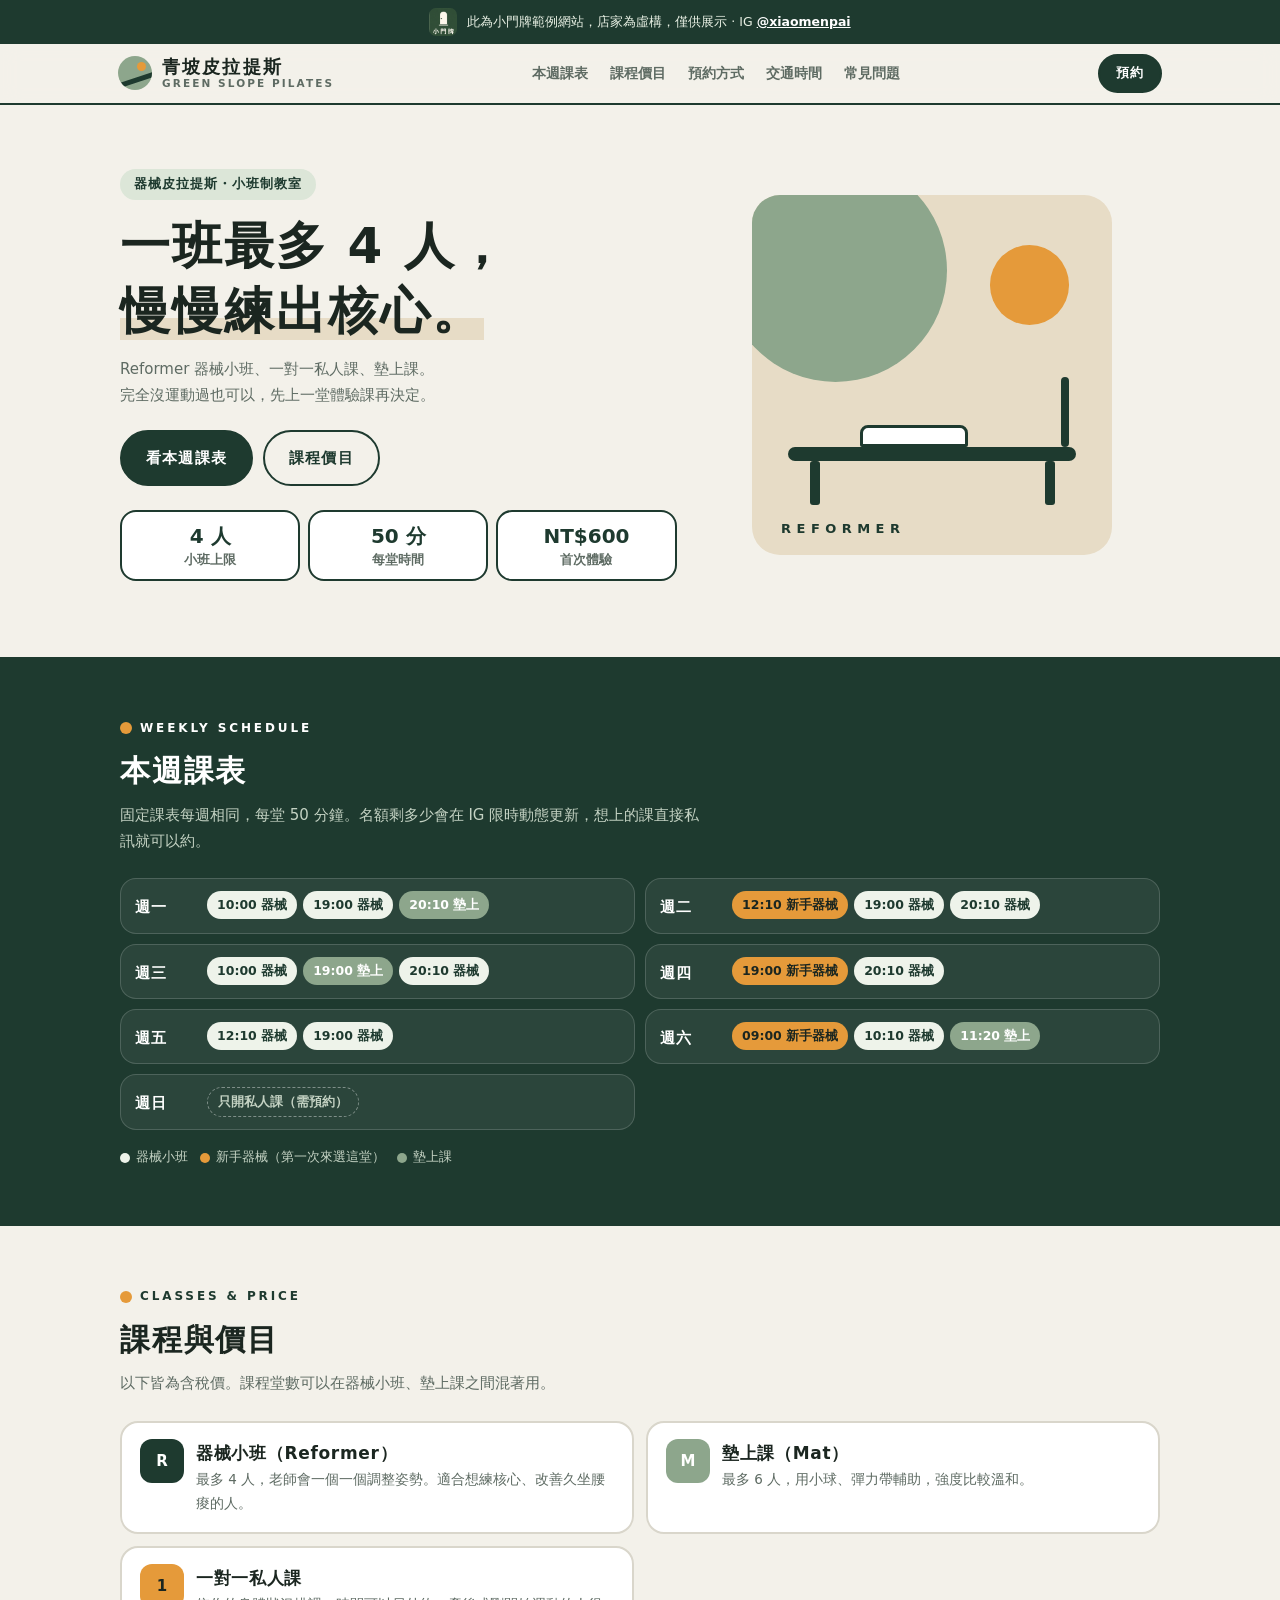
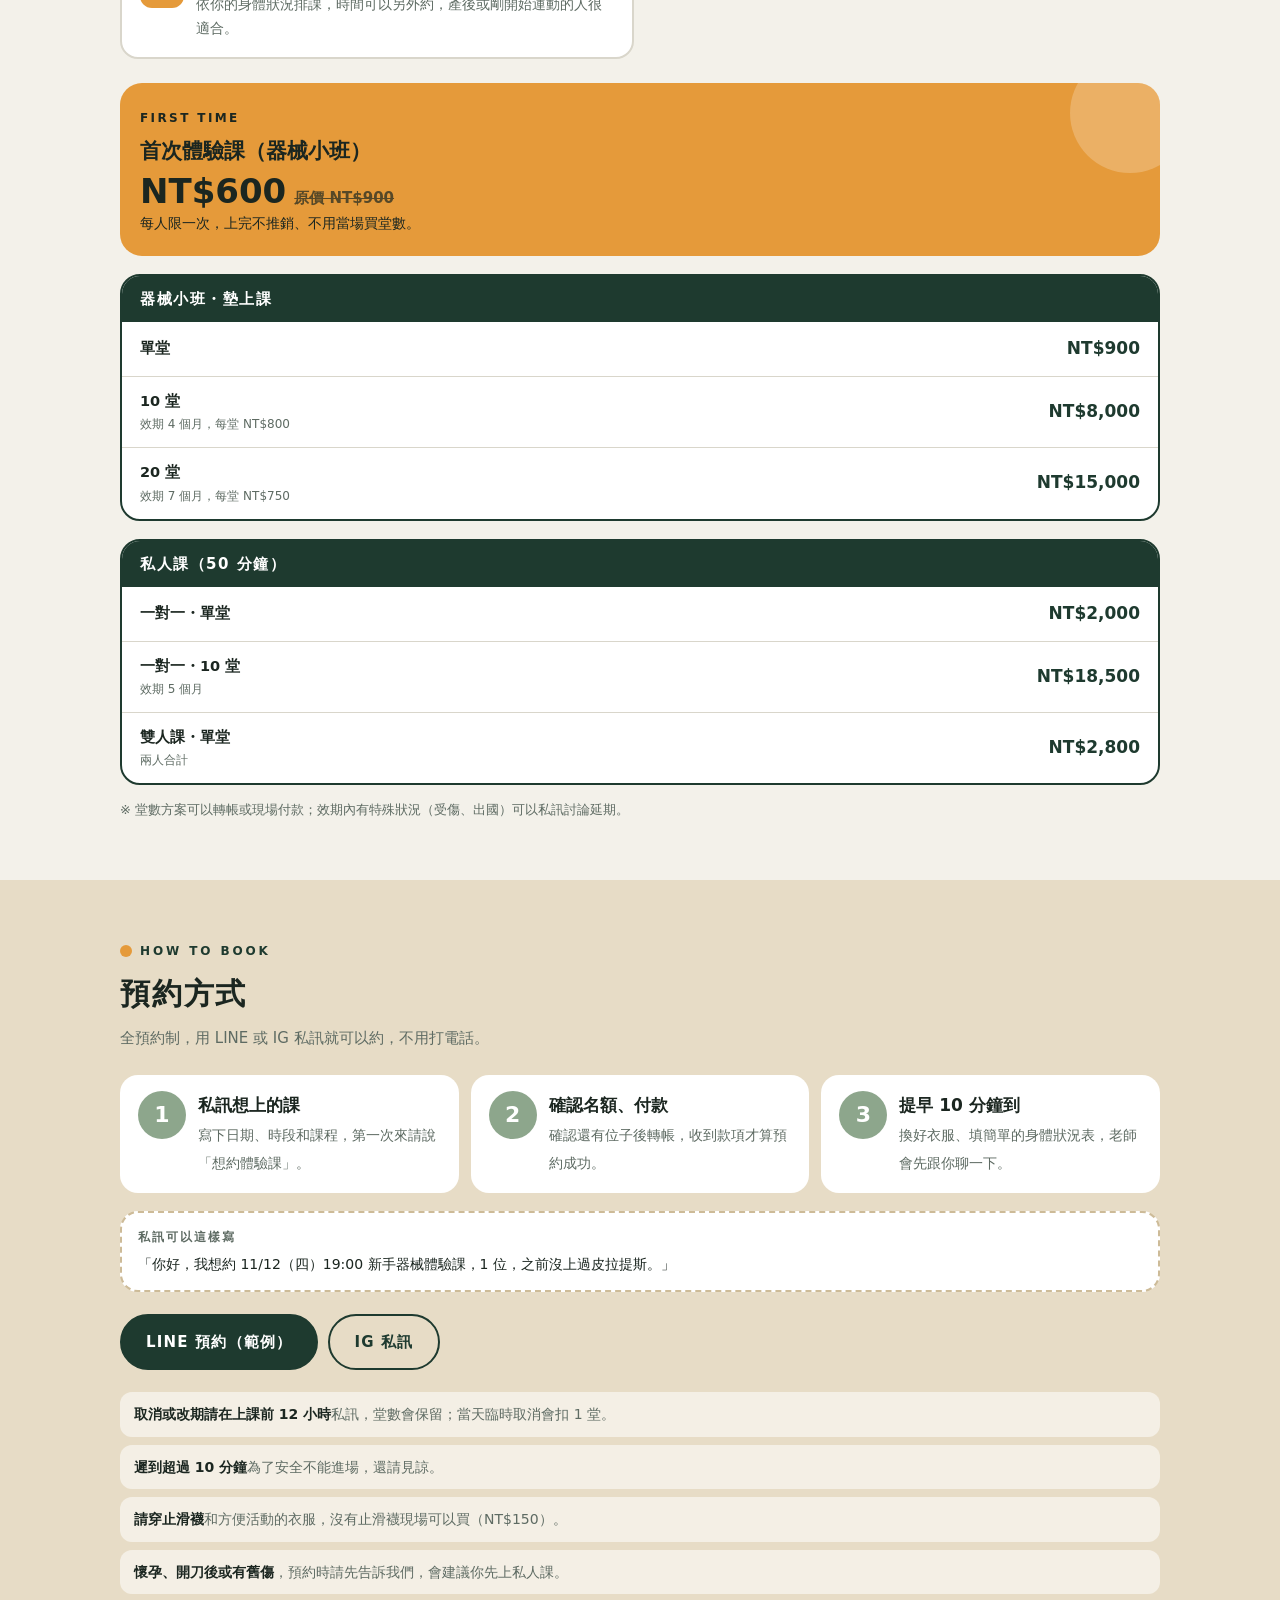
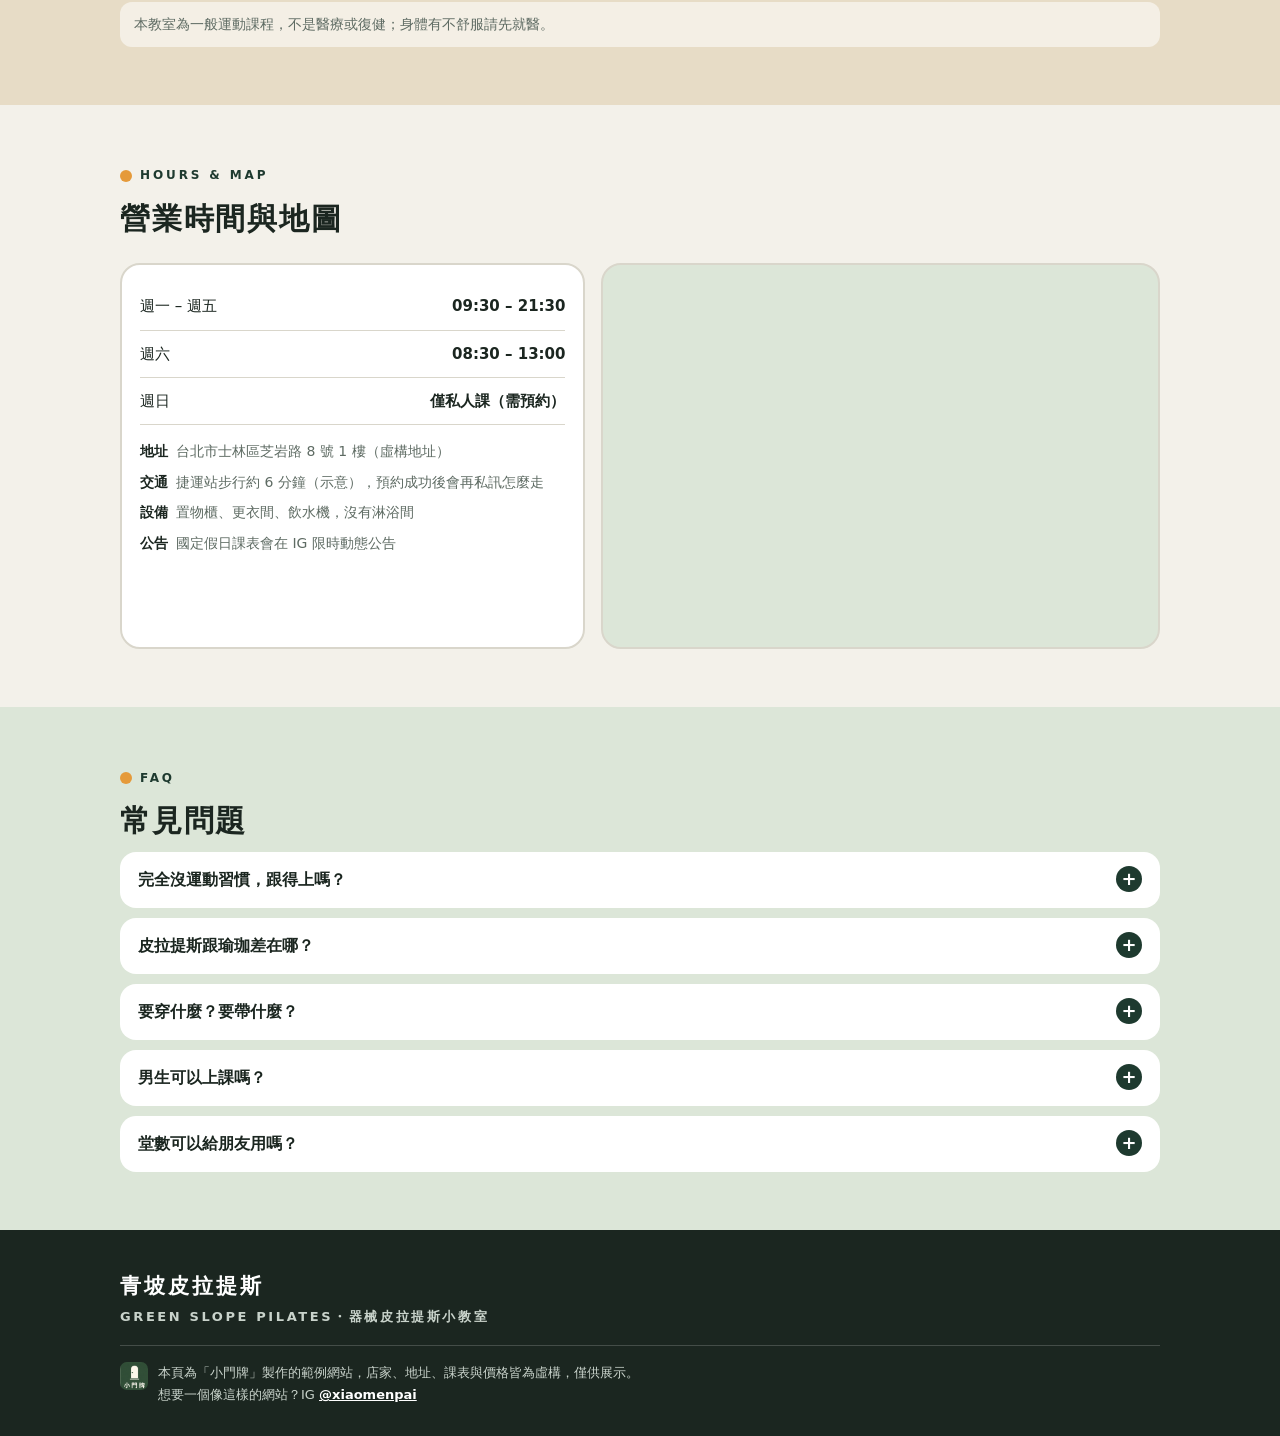
<file: pilates/index.html>
<!DOCTYPE html>
<html lang="zh-Hant">
<head>
<meta charset="utf-8">
<meta name="robots" content="noindex">
<meta name="viewport" content="width=device-width, initial-scale=1">
<title>青坡皮拉提斯 Green Slope Pilates｜器械皮拉提斯小教室（虛構示範站）</title>
<meta name="description" content="虛構示範：青坡皮拉提斯，最多 4 人的器械皮拉提斯小教室。本頁為「小門牌」範例網站，店名與所有資訊皆為虛構。">
<meta property="og:title" content="青坡皮拉提斯（虛構示範站）">
<meta property="og:description" content="課表、課程價目、體驗課、預約方式、營業時間與地圖。範例網站，資訊皆為虛構。">
<style>
:root{--bg:#F3F1EA;--card:#FFFFFF;--sand:#E7DCC6;--sand-d:#CDBB98;--sage:#8DA68C;--sage-l:#DCE6D8;--forest:#1E3A2F;--sun:#E59A3A;--ink:#1B2620;--soft:#5E6B63;--line:#D9D6CB}
*{box-sizing:border-box;margin:0;padding:0}
html{scroll-behavior:smooth}
body{font-family:"Montserrat","Avenir Next","Futura","Noto Sans TC","Noto Sans CJK TC","PingFang TC","Microsoft JhengHei",system-ui,sans-serif;background:var(--bg);color:var(--ink);line-height:1.75;font-size:16px;-webkit-text-size-adjust:100%;padding-bottom:74px}
a{color:inherit}
.demo-bar{display:flex;align-items:center;justify-content:center;gap:10px;background:var(--forest);color:#E8F0E4;font-size:12.5px;line-height:1.5;padding:8px 14px}
.lg{display:inline-block;flex:none;overflow:hidden;border-radius:7px;width:28px;height:28px;position:relative;vertical-align:middle}
.lg img{position:absolute;width:282%;height:282%;max-width:none;left:-90%;top:-75%}
.demo-bar a{color:#fff;font-weight:700}
header.nav{position:sticky;top:0;z-index:20;background:rgba(243,241,234,.92);-webkit-backdrop-filter:blur(10px);backdrop-filter:blur(10px);border-bottom:2px solid var(--forest)}
.nav-in{max-width:1080px;margin:auto;display:flex;align-items:center;justify-content:space-between;padding:10px 18px;gap:12px}
.brand{text-decoration:none;display:flex;align-items:center;gap:10px}
.mark{width:34px;height:34px;border-radius:50%;background:var(--sage);position:relative;overflow:hidden;flex:none}
.mark:before{content:"";position:absolute;left:-4px;right:-4px;bottom:7px;height:5px;background:var(--forest);transform:rotate(-18deg)}
.mark:after{content:"";position:absolute;right:6px;top:6px;width:9px;height:9px;border-radius:50%;background:var(--sun)}
.brand b{display:block;font-weight:900;font-size:18px;letter-spacing:.12em;line-height:1.2}
.brand small{display:block;font-size:10.5px;font-weight:700;color:var(--soft);letter-spacing:.2em;line-height:1.3;text-transform:uppercase}
nav ul{display:none;gap:22px;list-style:none;font-size:14px;font-weight:700}
nav a{text-decoration:none;color:var(--soft)}
.btn{display:inline-flex;align-items:center;justify-content:center;gap:6px;padding:13px 24px;font-weight:800;text-decoration:none;font-size:15px;letter-spacing:.08em;border-radius:999px;border:2px solid var(--forest)}
.btn-main{background:var(--forest);color:#fff}
.btn-ghost{background:transparent;color:var(--forest)}
.btn-sun{background:var(--sun);border-color:var(--sun);color:#1B2620}
.btn-sm{padding:6px 16px;font-size:13px}
.wrap{max-width:1080px;margin:auto;padding:0 20px}
section{padding:58px 0}
.kicker{display:inline-flex;align-items:center;gap:8px;font-size:12px;font-weight:800;letter-spacing:.24em;text-transform:uppercase;color:var(--forest)}
.kicker:before{content:"";width:12px;height:12px;border-radius:50%;background:var(--sun)}
h2{font-weight:900;font-size:30px;letter-spacing:.06em;line-height:1.35;margin:8px 0 10px}
.lead{color:var(--soft);font-size:15px;max-width:580px}
/* hero */
.hero{padding:30px 0 50px;overflow:hidden}
.hero-in{display:grid;gap:28px;align-items:center}
.chip{display:inline-block;background:var(--sage-l);color:var(--forest);font-size:13px;font-weight:800;border-radius:999px;padding:4px 14px;letter-spacing:.08em}
.hero h1{font-weight:900;font-size:38px;line-height:1.3;letter-spacing:.04em;margin:14px 0 12px}
.hero h1 em{font-style:normal;background:linear-gradient(transparent 62%,var(--sand) 62%)}
.hero p{color:var(--soft);font-size:15px}
.cta{display:flex;gap:10px;flex-wrap:wrap;margin-top:22px}
.art{position:relative;width:100%;max-width:360px;margin:0 auto;aspect-ratio:1/1;border-radius:28px;background:var(--sand);overflow:hidden}
.art .c1{position:absolute;width:62%;aspect-ratio:1;border-radius:50%;background:var(--sage);left:-8%;top:-10%}
.art .c2{position:absolute;width:22%;aspect-ratio:1;border-radius:50%;background:var(--sun);right:12%;top:14%}
.art .rail{position:absolute;left:10%;right:10%;bottom:26%;height:14px;border-radius:8px;background:var(--forest)}
.art .carriage{position:absolute;left:30%;width:30%;bottom:calc(26% + 14px);height:22px;border-radius:8px 8px 2px 2px;background:#fff;border:3px solid var(--forest)}
.art .bar{position:absolute;right:12%;bottom:calc(26% + 14px);width:8px;height:70px;border-radius:4px;background:var(--forest)}
.art .leg1,.art .leg2{position:absolute;bottom:14%;width:10px;height:12%;background:var(--forest);border-radius:3px}
.art .leg1{left:16%}.art .leg2{right:16%}
.art .word{position:absolute;left:8%;bottom:4%;font-weight:900;font-size:13px;letter-spacing:.42em;color:var(--forest)}
.stats{display:grid;grid-template-columns:repeat(3,1fr);gap:8px;margin-top:24px}
.stats div{background:var(--card);border:2px solid var(--forest);border-radius:16px;padding:10px 6px;text-align:center;font-size:12.5px;color:var(--soft);line-height:1.45;font-weight:600}
.stats b{display:block;font-size:20px;font-weight:900;color:var(--forest)}
/* schedule */
.schedule{background:var(--forest);color:#EEF3EA}
.schedule .kicker,.schedule h2{color:#fff}
.schedule .lead{color:#C4D2C3}
.week{margin-top:24px;display:grid;gap:10px}
.day{background:rgba(255,255,255,.06);border:1px solid rgba(255,255,255,.16);border-radius:16px;padding:12px 14px;display:grid;grid-template-columns:62px 1fr;gap:10px;align-items:start}
.day h3{font-size:15px;font-weight:900;letter-spacing:.08em;color:#fff;padding-top:3px}
.slots{display:flex;flex-wrap:wrap;gap:6px}
.slot{font-size:12.5px;font-weight:700;border-radius:999px;padding:3px 10px;background:#EEF3EA;color:var(--forest);white-space:nowrap}
.slot.b{background:var(--sun);color:#1B2620}
.slot.m{background:var(--sage);color:#fff}
.day.off .slot{background:transparent;border:1px dashed rgba(255,255,255,.4);color:#C4D2C3}
.legend{display:flex;flex-wrap:wrap;gap:12px;margin-top:16px;font-size:12.5px;color:#C4D2C3}
.legend i{display:inline-block;width:10px;height:10px;border-radius:50%;margin-right:6px;vertical-align:middle}
/* price */
.classes{display:grid;gap:12px;margin-top:24px}
.cls{background:var(--card);border-radius:18px;padding:16px 18px;border:2px solid var(--line);display:grid;grid-template-columns:44px 1fr;gap:12px}
.cls .ic{width:44px;height:44px;border-radius:12px;display:grid;place-items:center;font-weight:900;font-size:15px;color:#fff;background:var(--forest)}
.cls h3{font-size:17px;font-weight:900;letter-spacing:.04em}
.cls p{font-size:13.5px;color:var(--soft)}
.trial{margin-top:24px;background:var(--sun);border-radius:22px;padding:20px;position:relative;overflow:hidden}
.trial:after{content:"";position:absolute;right:-30px;top:-30px;width:120px;height:120px;border-radius:50%;background:rgba(255,255,255,.22)}
.trial small{font-weight:800;letter-spacing:.2em;font-size:12px}
.trial h3{font-size:21px;font-weight:900;margin:2px 0}
.trial .p{font-size:34px;font-weight:900;line-height:1.2}
.trial .p s{font-size:15px;font-weight:600;opacity:.7;margin-left:8px}
.trial p{font-size:13.5px}
.ptable{margin-top:18px;background:var(--card);border-radius:20px;border:2px solid var(--forest);overflow:hidden}
.ptable h3{background:var(--forest);color:#fff;font-size:15px;font-weight:800;letter-spacing:.1em;padding:10px 18px}
.row{display:flex;justify-content:space-between;align-items:center;gap:12px;padding:12px 18px;border-top:1px solid var(--line)}
.row:first-of-type{border-top:0}
.row span{font-size:14.5px;font-weight:600}
.row span small{display:block;font-size:12px;color:var(--soft);font-weight:500}
.row b{font-size:17px;font-weight:900;color:var(--forest);white-space:nowrap}
.pnote{font-size:13px;color:var(--soft);margin-top:14px}
/* booking */
.booking{background:var(--sand)}
.steps{display:grid;gap:12px;margin-top:24px}
.step{background:var(--card);border-radius:18px;padding:16px 18px;display:grid;grid-template-columns:48px 1fr;gap:12px;align-items:start}
.step .n{width:48px;height:48px;border-radius:50%;background:var(--sage);color:#fff;font-weight:900;font-size:22px;display:grid;place-items:center}
.step b{display:block;font-size:17px;font-weight:900}
.step span{font-size:14px;color:var(--soft)}
.msg{margin-top:18px;background:var(--card);border-radius:18px;padding:14px 16px;border:2px dashed var(--sand-d);font-size:14px}
.msg b{display:block;font-size:12px;letter-spacing:.16em;color:var(--soft);margin-bottom:4px}
.rules{margin-top:22px;display:grid;gap:8px}
.rules li{list-style:none;font-size:14px;color:var(--soft);background:rgba(255,255,255,.55);border-radius:12px;padding:10px 14px}
.rules li strong{color:var(--ink);font-weight:800}
/* visit */
.hours-grid{display:grid;gap:16px;margin-top:24px}
.box{background:var(--card);border:2px solid var(--line);border-radius:20px;padding:18px}
.tbl{width:100%;border-collapse:collapse;font-size:15px}
.tbl td{padding:10px 0;border-bottom:1px solid var(--line)}
.tbl td:last-child{text-align:right;font-weight:800}
.tbl tr.off td:last-child{color:#B5652A}
.info{font-size:14px;color:var(--soft);margin-top:14px;display:grid;gap:6px}
.info b{color:var(--ink);font-weight:800;margin-right:8px}
.map{border-radius:20px;overflow:hidden;border:2px solid var(--line);background:var(--sage-l)}
.map iframe{display:block;width:100%;height:280px;border:0}
.map p{font-size:12.5px;color:var(--soft);padding:10px 14px;background:var(--card)}
/* faq */
.faq{background:var(--sage-l)}
details{background:var(--card);border-radius:16px;padding:14px 18px;margin-top:10px}
summary{font-weight:800;cursor:pointer;list-style:none;display:flex;justify-content:space-between;gap:10px}
summary::-webkit-details-marker{display:none}
summary:after{content:"+";flex:none;width:26px;height:26px;border-radius:50%;background:var(--forest);color:#fff;display:grid;place-items:center;font-size:18px;line-height:1}
details[open] summary:after{content:"−"}
details p{font-size:14px;color:var(--soft);margin-top:8px}
footer{background:var(--ink);color:#C9D3CB;padding:38px 0 30px;font-size:13px}
footer .fn{font-size:21px;font-weight:900;letter-spacing:.14em;color:#fff}
footer .demo{margin-top:16px;padding-top:16px;border-top:1px solid rgba(255,255,255,.18);display:flex;gap:10px;align-items:flex-start;line-height:1.7}
footer a{color:#fff;font-weight:700}
.sticky{position:fixed;left:0;right:0;bottom:0;z-index:30;display:flex;gap:10px;padding:10px 14px calc(10px + env(safe-area-inset-bottom));background:rgba(243,241,234,.95);-webkit-backdrop-filter:blur(8px);backdrop-filter:blur(8px);border-top:2px solid var(--forest)}
.sticky .btn{flex:1;padding:12px 10px}
@media(min-width:820px){
 nav ul{display:flex}
 .hero{padding:64px 0 76px}
 .hero-in{grid-template-columns:1.1fr .9fr}
 .hero h1{font-size:50px}
 .week{grid-template-columns:1fr 1fr}
 .classes,.steps{grid-template-columns:repeat(3,1fr)}
 .classes{grid-template-columns:1fr 1fr}
 .hours-grid{grid-template-columns:1fr 1.2fr}
 .map iframe{height:100%;min-height:340px}
 .sticky{display:none}
 body{padding-bottom:0}
}
</style>
</head>
<body>
<div class="demo-bar"><span class="lg"><img src="logo.jpg" alt="小門牌 logo"></span><div>此為小門牌範例網站，店家為虛構，僅供展示 · <span style="white-space:nowrap">IG <a href="https://www.instagram.com/xiaomenpai/" target="_blank" rel="noopener">@xiaomenpai</a></span></div></div>

<header class="nav"><div class="nav-in">
 <a class="brand" href="#top"><span class="mark"></span><span><b>青坡皮拉提斯</b><small>Green Slope Pilates</small></span></a>
 <nav><ul><li><a href="#schedule">本週課表</a></li><li><a href="#price">課程價目</a></li><li><a href="#booking">預約方式</a></li><li><a href="#visit">交通時間</a></li><li><a href="#faq">常見問題</a></li></ul></nav>
 <a class="btn btn-main btn-sm" href="#booking">預約</a>
</div></header>

<section class="hero" id="top"><div class="wrap hero-in">
 <div>
  <span class="chip">器械皮拉提斯・小班制教室</span>
  <h1>一班最多 4 人，<br><em>慢慢練出核心。</em></h1>
  <p>Reformer 器械小班、一對一私人課、墊上課。<br>完全沒運動過也可以，先上一堂體驗課再決定。</p>
  <div class="cta"><a class="btn btn-main" href="#schedule">看本週課表</a><a class="btn btn-ghost" href="#price">課程價目</a></div>
  <div class="stats"><div><b>4 人</b>小班上限</div><div><b>50 分</b>每堂時間</div><div><b>NT$600</b>首次體驗</div></div>
 </div>
 <div class="art" aria-hidden="true"><i class="c1"></i><i class="c2"></i><i class="bar"></i><i class="carriage"></i><i class="rail"></i><i class="leg1"></i><i class="leg2"></i><span class="word">REFORMER</span></div>
</div></section>

<section class="schedule" id="schedule"><div class="wrap">
 <div class="kicker">Weekly schedule</div>
 <h2>本週課表</h2>
 <p class="lead">固定課表每週相同，每堂 50 分鐘。名額剩多少會在 IG 限時動態更新，想上的課直接私訊就可以約。</p>
 <div class="week">
  <div class="day"><h3>週一</h3><div class="slots"><span class="slot">10:00 器械</span><span class="slot">19:00 器械</span><span class="slot m">20:10 墊上</span></div></div>
  <div class="day"><h3>週二</h3><div class="slots"><span class="slot b">12:10 新手器械</span><span class="slot">19:00 器械</span><span class="slot">20:10 器械</span></div></div>
  <div class="day"><h3>週三</h3><div class="slots"><span class="slot">10:00 器械</span><span class="slot m">19:00 墊上</span><span class="slot">20:10 器械</span></div></div>
  <div class="day"><h3>週四</h3><div class="slots"><span class="slot b">19:00 新手器械</span><span class="slot">20:10 器械</span></div></div>
  <div class="day"><h3>週五</h3><div class="slots"><span class="slot">12:10 器械</span><span class="slot">19:00 器械</span></div></div>
  <div class="day"><h3>週六</h3><div class="slots"><span class="slot b">09:00 新手器械</span><span class="slot">10:10 器械</span><span class="slot m">11:20 墊上</span></div></div>
  <div class="day off"><h3>週日</h3><div class="slots"><span class="slot">只開私人課（需預約）</span></div></div>
 </div>
 <div class="legend"><span><i style="background:#EEF3EA"></i>器械小班</span><span><i style="background:var(--sun)"></i>新手器械（第一次來選這堂）</span><span><i style="background:var(--sage)"></i>墊上課</span></div>
</div></section>

<section id="price"><div class="wrap">
 <div class="kicker">Classes &amp; Price</div>
 <h2>課程與價目</h2>
 <p class="lead">以下皆為含稅價。課程堂數可以在器械小班、墊上課之間混著用。</p>
 <div class="classes">
  <div class="cls"><span class="ic">R</span><div><h3>器械小班（Reformer）</h3><p>最多 4 人，老師會一個一個調整姿勢。適合想練核心、改善久坐腰痠的人。</p></div></div>
  <div class="cls"><span class="ic" style="background:var(--sage)">M</span><div><h3>墊上課（Mat）</h3><p>最多 6 人，用小球、彈力帶輔助，強度比較溫和。</p></div></div>
  <div class="cls"><span class="ic" style="background:var(--sun);color:#1B2620">1</span><div><h3>一對一私人課</h3><p>依你的身體狀況排課，時間可以另外約，產後或剛開始運動的人很適合。</p></div></div>
 </div>
 <div class="trial" id="plans"><small>FIRST TIME</small><h3>首次體驗課（器械小班）</h3><div class="p">NT$600<s>原價 NT$900</s></div><p>每人限一次，上完不推銷、不用當場買堂數。</p></div>
 <div class="ptable"><h3>器械小班・墊上課</h3>
  <div class="row"><span>單堂</span><b>NT$900</b></div>
  <div class="row"><span>10 堂<small>效期 4 個月，每堂 NT$800</small></span><b>NT$8,000</b></div>
  <div class="row"><span>20 堂<small>效期 7 個月，每堂 NT$750</small></span><b>NT$15,000</b></div>
 </div>
 <div class="ptable"><h3>私人課（50 分鐘）</h3>
  <div class="row"><span>一對一・單堂</span><b>NT$2,000</b></div>
  <div class="row"><span>一對一・10 堂<small>效期 5 個月</small></span><b>NT$18,500</b></div>
  <div class="row"><span>雙人課・單堂<small>兩人合計</small></span><b>NT$2,800</b></div>
 </div>
 <p class="pnote">※ 堂數方案可以轉帳或現場付款；效期內有特殊狀況（受傷、出國）可以私訊討論延期。</p>
</div></section>

<section class="booking" id="booking"><div class="wrap">
 <div class="kicker">How to book</div>
 <h2>預約方式</h2>
 <p class="lead">全預約制，用 LINE 或 IG 私訊就可以約，不用打電話。</p>
 <div class="steps">
  <div class="step"><span class="n">1</span><div><b>私訊想上的課</b><span>寫下日期、時段和課程，第一次來請說「想約體驗課」。</span></div></div>
  <div class="step"><span class="n">2</span><div><b>確認名額、付款</b><span>確認還有位子後轉帳，收到款項才算預約成功。</span></div></div>
  <div class="step"><span class="n">3</span><div><b>提早 10 分鐘到</b><span>換好衣服、填簡單的身體狀況表，老師會先跟你聊一下。</span></div></div>
 </div>
 <div class="msg"><b>私訊可以這樣寫</b>「你好，我想約 11/12（四）19:00 新手器械體驗課，1 位，之前沒上過皮拉提斯。」</div>
 <div class="cta"><a class="btn btn-main" href="#" onclick="alert('這是範例網站，不會真的送出喔！');return false">LINE 預約（範例）</a><a class="btn btn-ghost" href="https://www.instagram.com/xiaomenpai/" target="_blank" rel="noopener">IG 私訊</a></div>
 <ul class="rules">
  <li><strong>取消或改期請在上課前 12 小時</strong>私訊，堂數會保留；當天臨時取消會扣 1 堂。</li>
  <li><strong>遲到超過 10 分鐘</strong>為了安全不能進場，還請見諒。</li>
  <li><strong>請穿止滑襪</strong>和方便活動的衣服，沒有止滑襪現場可以買（NT$150）。</li>
  <li><strong>懷孕、開刀後或有舊傷</strong>，預約時請先告訴我們，會建議你先上私人課。</li>
  <li>本教室為一般運動課程，不是醫療或復健；身體有不舒服請先就醫。</li>
 </ul>
</div></section>

<section id="visit"><div class="wrap">
 <div class="kicker">Hours &amp; Map</div>
 <h2>營業時間與地圖</h2>
 <div class="hours-grid">
  <div class="box">
   <table class="tbl">
    <tr><td>週一 – 週五</td><td>09:30 – 21:30</td></tr>
    <tr><td>週六</td><td>08:30 – 13:00</td></tr>
    <tr><td>週日</td><td>僅私人課（需預約）</td></tr>
   </table>
   <div class="info">
    <div><b>地址</b>台北市士林區芝岩路 8 號 1 樓（虛構地址）</div>
    <div><b>交通</b>捷運站步行約 6 分鐘（示意），預約成功後會再私訊怎麼走</div>
    <div><b>設備</b>置物櫃、更衣間、飲水機，沒有淋浴間</div>
    <div><b>公告</b>國定假日課表會在 IG 限時動態公告</div>
   </div>
  </div>
  <div class="map">
   <iframe title="台北市士林區地圖（示意）" src="https://www.google.com/maps?q=%E5%8F%B0%E5%8C%97%E5%B8%82%E5%A3%AB%E6%9E%97%E5%8D%80&amp;output=embed" loading="lazy" referrerpolicy="no-referrer-when-downgrade"></iframe>
   <p>📍 地圖僅為區域示意，此店家與地址皆為虛構，並無實際教室。</p>
  </div>
 </div>
</div></section>

<section class="faq" id="faq"><div class="wrap">
 <div class="kicker">FAQ</div>
 <h2>常見問題</h2>
 <details><summary>完全沒運動習慣，跟得上嗎？</summary><p>可以。第一次建議選「新手器械」或體驗課，老師會從呼吸和基本動作開始，不會一來就很操。</p></details>
 <details><summary>皮拉提斯跟瑜珈差在哪？</summary><p>兩個都很好！皮拉提斯比較著重核心和身體控制，器械課會用彈簧阻力輔助，動作會比較好找到感覺。</p></details>
 <details><summary>要穿什麼？要帶什麼？</summary><p>穿貼身、好活動的運動服和止滑襪就好。現場有飲水機，可以帶自己的水壺。</p></details>
 <details><summary>男生可以上課嗎？</summary><p>可以，課程內容都一樣，預約時一樣用私訊就好。</p></details>
 <details><summary>堂數可以給朋友用嗎？</summary><p>10 堂、20 堂方案可以和家人朋友共用，預約時說一下是誰要來上課就可以。</p></details>
</div></section>

<footer><div class="wrap">
 <div class="fn">青坡皮拉提斯</div>
 <div style="margin-top:2px;letter-spacing:.2em;font-weight:700">GREEN SLOPE PILATES・器械皮拉提斯小教室</div>
 <div class="demo"><span class="lg"><img src="logo.jpg" alt=""></span><div>本頁為「小門牌」製作的範例網站，店家、地址、課表與價格皆為虛構，僅供展示。<br>想要一個像這樣的網站？IG <a href="https://www.instagram.com/xiaomenpai/" target="_blank" rel="noopener">@xiaomenpai</a></div></div>
</div></footer>

<div class="sticky"><a class="btn btn-ghost" href="#schedule">看課表</a><a class="btn btn-main" href="#booking">立即預約</a></div>
</body>
</html>
</file>
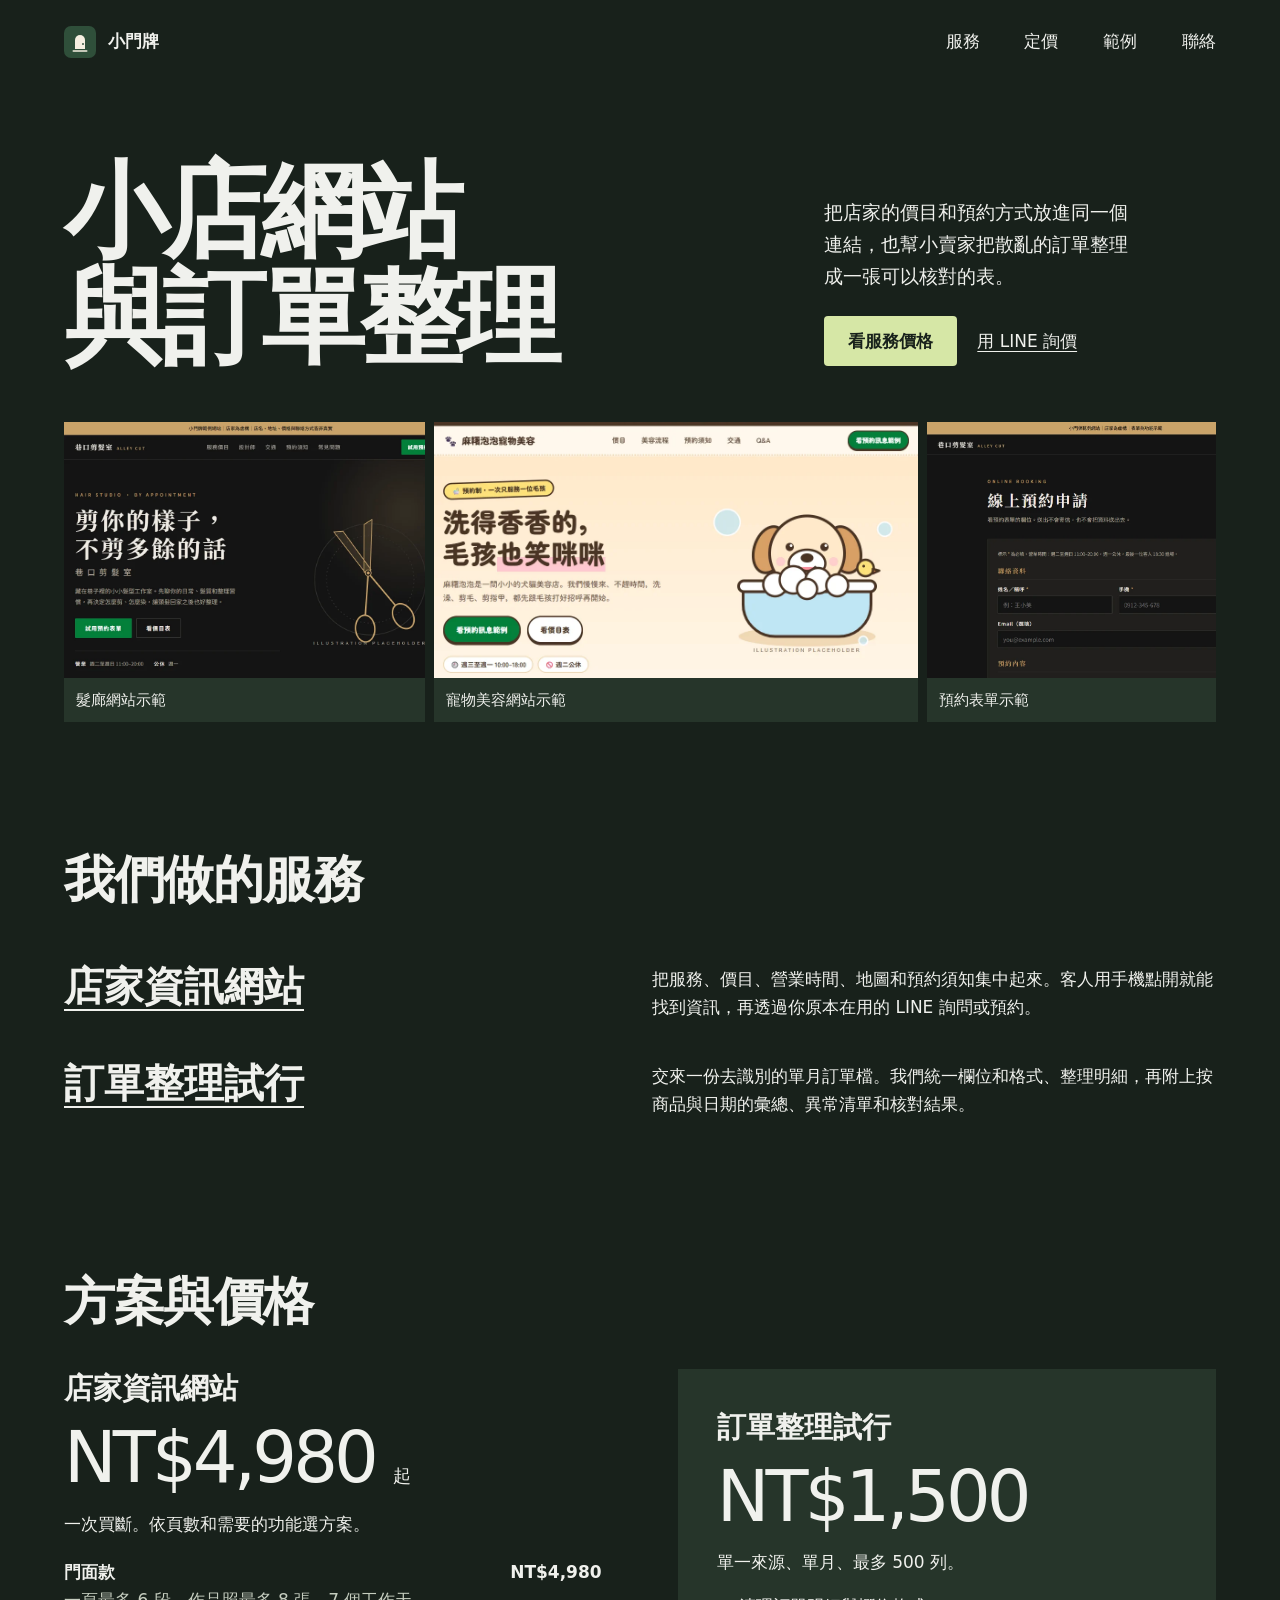
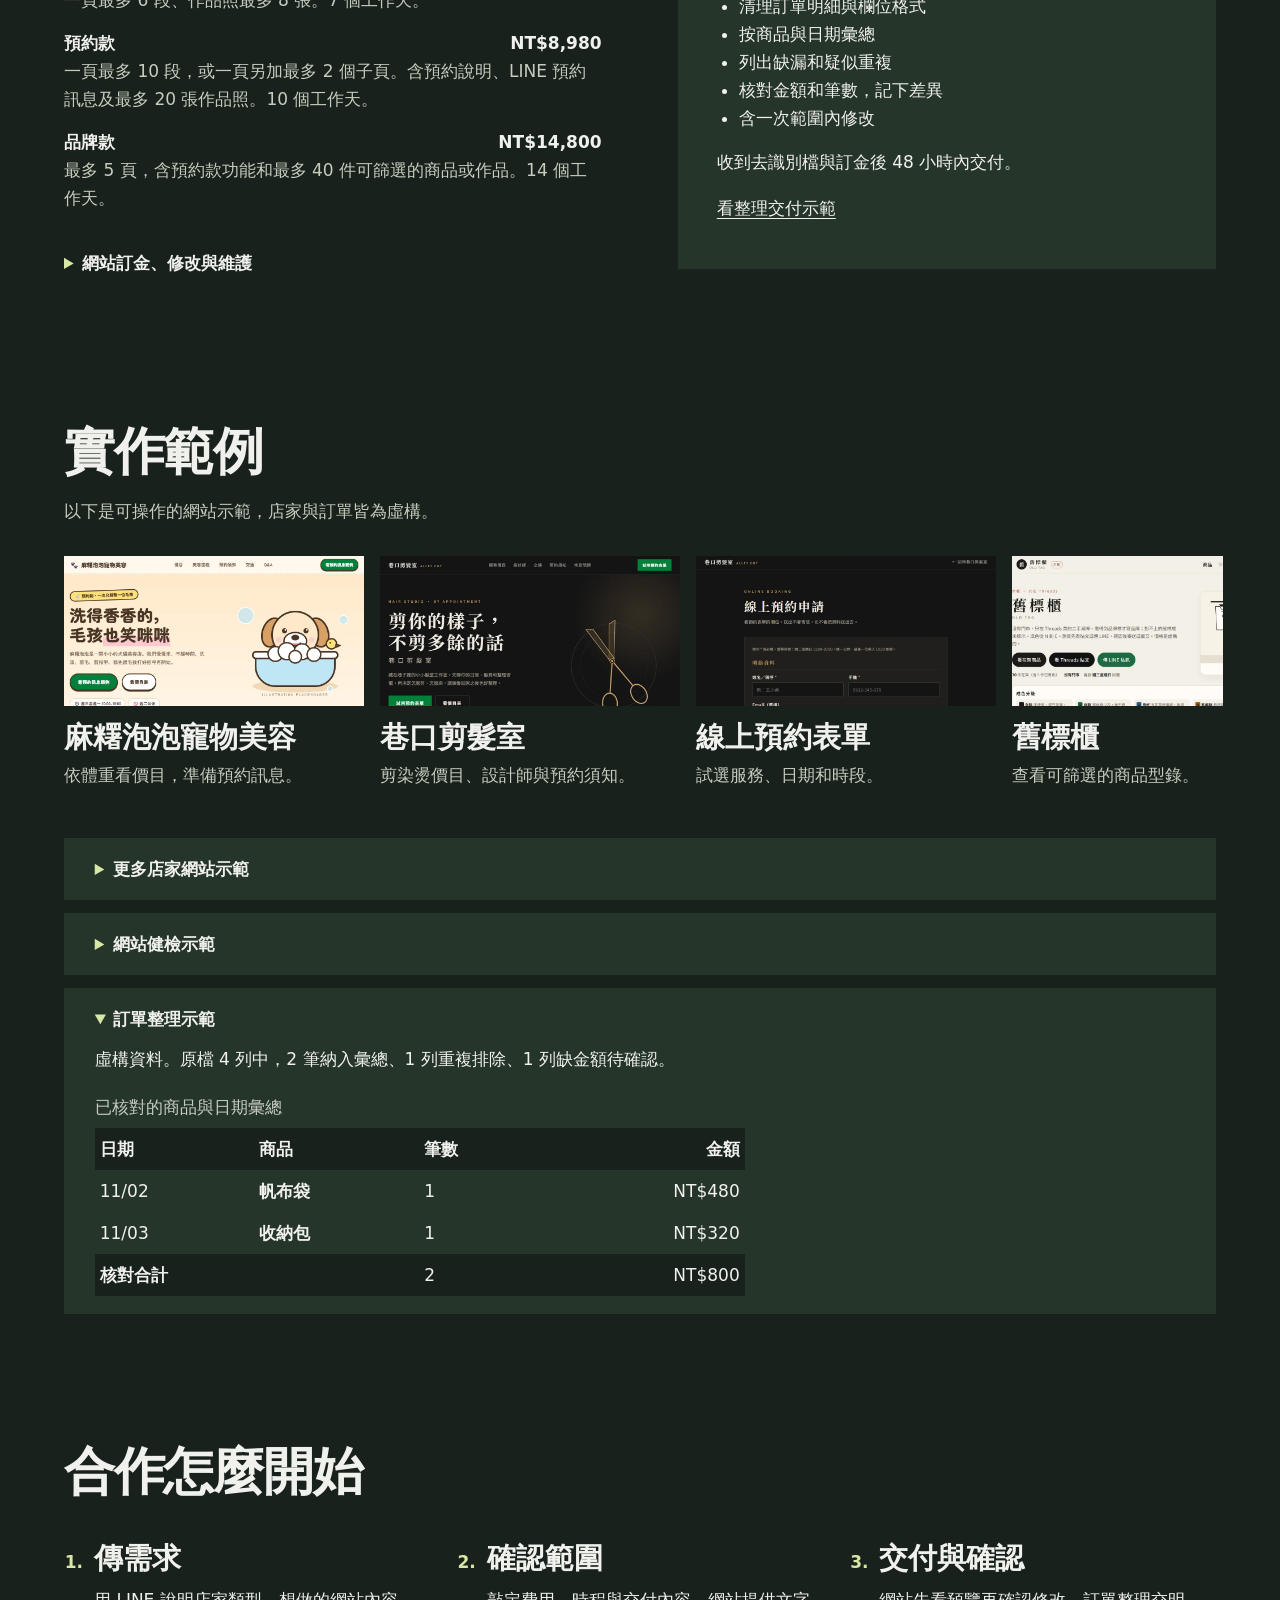
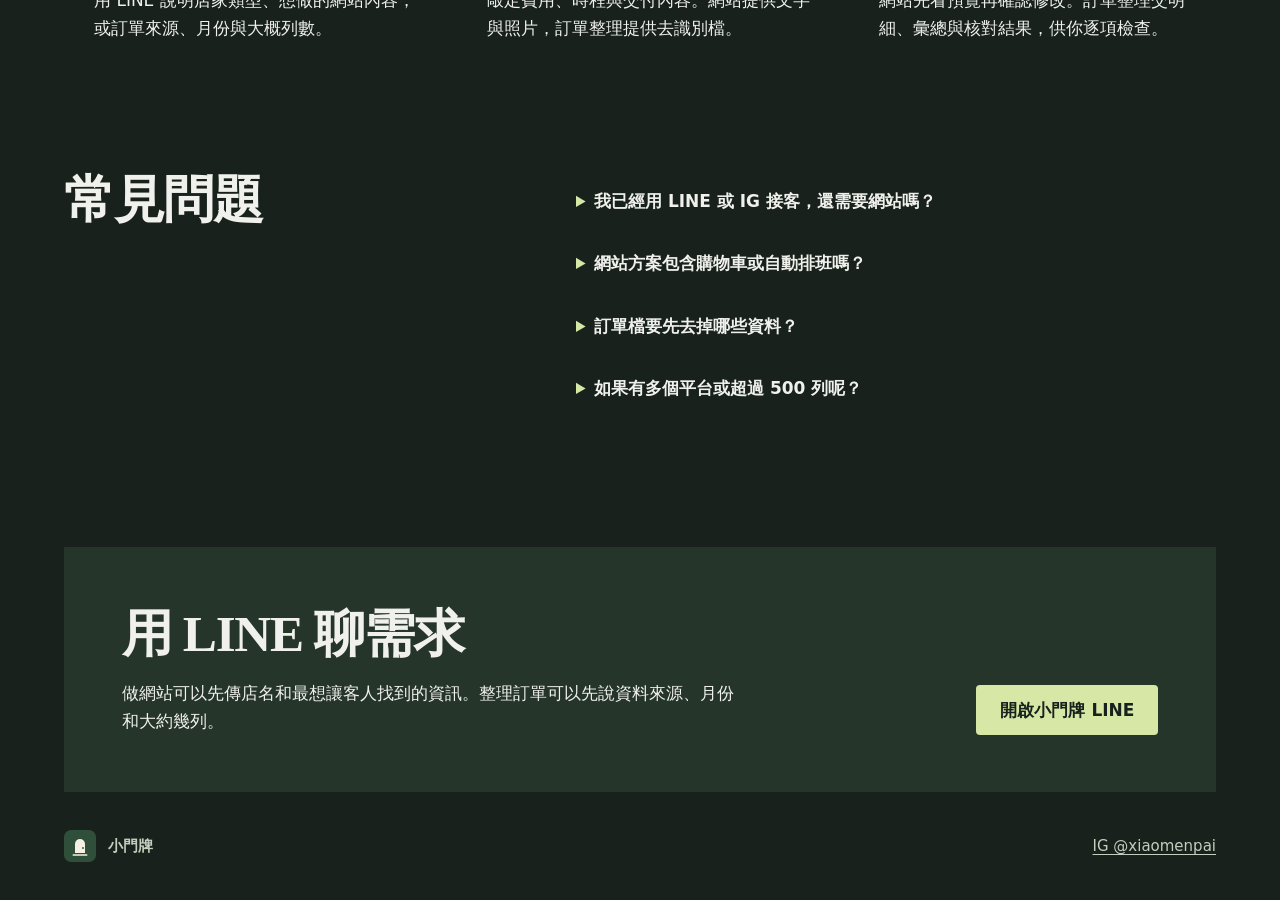
<file: portfolio/index.html>
<!doctype html>
<html lang="zh-Hant">
<head>
  <meta charset="utf-8">
  <meta name="viewport" content="width=device-width, initial-scale=1">
  <title>小門牌｜小店網站與訂單整理</title>
  <meta name="description" content="小門牌幫小店做手機好讀的價目與預約網站，也幫小賣家整理訂單。查看方案、價格和示範，透過 LINE 討論。">
  <link rel="icon" href="../favicon.svg" type="image/svg+xml">
  <link rel="stylesheet" href="assets/site.css">
  <script src="assets/site.js" defer></script>
</head>
<body id="top">
  <a class="skip" href="#main">跳到主要內容</a>
  <header class="header wrap">
    <a class="brand" href="#top"><img src="../favicon.svg" width="32" height="32" alt="">小門牌</a>
    <nav aria-label="主選單">
      <a href="#services">服務</a>
      <a href="#pricing">定價</a>
      <a href="#works">範例</a>
      <a href="#contact">聯絡</a>
    </nav>
  </header>

  <main id="main">
    <section class="hero wrap" aria-labelledby="hero-title">
      <div class="hero-intro">
        <h1 id="hero-title">小店網站<br>與訂單整理</h1>
        <div class="hero-description">
          <p>把店家的價目和預約方式放進同一個連結，也幫小賣家把散亂的訂單整理成一張可以核對的表。</p>
          <div class="hero-actions"><a class="button" href="#pricing">看服務價格</a><a href="https://lin.ee/tbpUAi4">用 LINE 詢價</a></div>
        </div>
      </div>
      <div class="hero-strip" aria-label="網站示範預覽">
        <a class="hero-preview" href="../hair/index.html">
          <img src="assets/hair.webp" width="1060" height="690" alt="">
          <span>髮廊網站示範</span>
        </a>
        <a class="hero-preview" href="../pet/index.html">
          <img src="assets/pet.webp" width="840" height="550" alt="">
          <span>寵物美容網站示範</span>
        </a>
        <a class="hero-preview" href="../booking/index.html">
          <img src="assets/booking.webp" width="1060" height="720" alt="">
          <span>預約表單示範</span>
        </a>
      </div>
    </section>

    <section class="wrap section" id="services">
      <h2 data-reveal>我們做的服務</h2>
      <div class="service-list">
        <article data-reveal>
          <h3><a href="#website">店家資訊網站</a></h3>
          <p>把服務、價目、營業時間、地圖和預約須知集中起來。客人用手機點開就能找到資訊，再透過你原本在用的 LINE 詢問或預約。</p>
        </article>
        <article data-reveal>
          <h3><a href="#orders">訂單整理試行</a></h3>
          <p>交來一份去識別的單月訂單檔。我們統一欄位和格式、整理明細，再附上按商品與日期的彙總、異常清單和核對結果。</p>
        </article>
      </div>
    </section>

    <section class="wrap section" id="pricing">
      <h2 data-reveal>方案與價格</h2>
      <div class="price-layout">
        <article class="website-pricing" id="website" data-reveal>
          <h3>店家資訊網站</h3>
          <p class="price">NT$4,980 <small>起</small></p>
          <p>一次買斷。依頁數和需要的功能選方案。</p>
          <dl class="plan-list">
            <div>
              <dt>門面款 <strong>NT$4,980</strong></dt>
              <dd>一頁最多 6 段、作品照最多 8 張。7 個工作天。</dd>
            </div>
            <div>
              <dt>預約款 <strong>NT$8,980</strong></dt>
              <dd>一頁最多 10 段，或一頁另加最多 2 個子頁。含預約說明、LINE 預約訊息及最多 20 張作品照。10 個工作天。</dd>
            </div>
            <div>
              <dt>品牌款 <strong>NT$14,800</strong></dt>
              <dd>最多 5 頁，含預約款功能和最多 40 件可篩選的商品或作品。14 個工作天。</dd>
            </div>
          </dl>
          <details>
            <summary>網站訂金、修改與維護</summary>
            <p>訂金 50%，開工前可全額退，交初稿後不退。工期從訂金和素材備齊的隔天起算，含兩次修改。交件後網站故障免費修復，門面款 7 天，預約款與品牌款 14 天。</p>
            <p>月維護可選，NT$400／月，含主機、網站檢查與每月兩次小修。網域另依成本加 10% 計費。</p>
          </details>
        </article>
        <article class="orders-pricing" id="orders" data-reveal>
          <h3>訂單整理試行</h3>
          <p class="price">NT$1,500</p>
          <p>單一來源、單月、最多 500 列。</p>
          <ul>
            <li>清理訂單明細與欄位格式</li>
            <li>按商品與日期彙總</li>
            <li>列出缺漏和疑似重複</li>
            <li>核對金額和筆數，記下差異</li>
            <li>含一次範圍內修改</li>
          </ul>
          <p>收到去識別檔與訂金後 48 小時內交付。</p>
          <a href="#order-sample">看整理交付示範</a>
        </article>
      </div>
    </section>

    <section class="wrap section" id="works">
      <h2 data-reveal>實作範例</h2>
      <p class="section-intro" data-reveal>以下是可操作的網站示範，店家與訂單皆為虛構。</p>
      <div class="work-list" aria-label="精選網站示範" data-reveal>
        <article class="work" data-reveal>
          <a href="../pet/index.html">
            <img src="assets/pet.webp" width="840" height="550" loading="lazy" alt="">
            <h3>麻糬泡泡寵物美容</h3>
            <p>依體重看價目，準備預約訊息。</p>
          </a>
        </article>
        <article class="work" data-reveal>
          <a href="../hair/index.html">
            <img src="assets/hair.webp" width="840" height="550" loading="lazy" alt="">
            <h3>巷口剪髮室</h3>
            <p>剪染燙價目、設計師與預約須知。</p>
          </a>
        </article>
        <article class="work" data-reveal>
          <a href="../booking/index.html">
            <img src="assets/booking.webp" width="840" height="575" loading="lazy" alt="">
            <h3>線上預約表單</h3>
            <p>試選服務、日期和時段。</p>
          </a>
        </article>
        <article class="work" data-reveal>
          <a href="../resale/index.html">
            <img src="assets/resale.webp" width="840" height="550" loading="lazy" alt="">
            <h3>舊標櫃</h3>
            <p>查看可篩選的商品型錄。</p>
          </a>
        </article>
      </div>
      <div class="examples">
        <details data-reveal>
          <summary>更多店家網站示範</summary>
          <ul class="demo-list">
            <li><a href="../nail/index.html">杏釉指彩</a></li>
            <li><a href="../index.html">栗樹下指甲工作室</a></li>
            <li><a href="../lash/index.html">晨霧美睫</a></li>
            <li><a href="../spa/index.html">沐禾芳療室</a></li>
            <li><a href="../cafe/index.html">坡上珈琲室</a></li>
            <li><a href="../bakery/index.html">窗台小麥麵包舖</a></li>
            <li><a href="../florist/index.html">野薄荷花室</a></li>
          </ul>
        </details>
        <details id="checkup" data-reveal>
          <summary>網站健檢示範</summary>
          <p>虛構案例「海鳥小灶」的網站健檢記錄。</p>
          <ul>
            <li>價目是橫向圖片，手機閱讀需要左右滑動。</li>
            <li>首頁缺價格，訂位只留電話，沒有可訂時段或公休資訊。</li>
            <li>地址有寫，地圖連結失效。</li>
            <li>頁面標題只有店名，建議加上「早午餐」與地區。</li>
          </ul>
          <p>建議先把菜單、公休和訂位方式放進同一個手機好讀的頁面。</p>
        </details>
        <details id="order-sample" open data-reveal>
          <summary>訂單整理示範</summary>
          <p>虛構資料。原檔 4 列中，2 筆納入彙總、1 列重複排除、1 列缺金額待確認。</p>
          <table>
            <caption>已核對的商品與日期彙總</caption>
            <thead><tr><th scope="col">日期</th><th scope="col">商品</th><th scope="col">筆數</th><th scope="col">金額</th></tr></thead>
            <tbody>
              <tr><td>11/02</td><th scope="row">帆布袋</th><td>1</td><td>NT$480</td></tr>
              <tr><td>11/03</td><th scope="row">收納包</th><td>1</td><td>NT$320</td></tr>
            </tbody>
            <tfoot><tr><th scope="row" colspan="2">核對合計</th><td>2</td><td>NT$800</td></tr></tfoot>
          </table>
        </details>
      </div>
    </section>

    <section class="wrap section process" id="process">
      <h2 data-reveal>合作怎麼開始</h2>
      <ol>
        <li data-reveal><h3>傳需求</h3><p>用 LINE 說明店家類型、想做的網站內容，或訂單來源、月份與大概列數。</p></li>
        <li data-reveal><h3>確認範圍</h3><p>敲定費用、時程與交付內容。網站提供文字與照片，訂單整理提供去識別檔。</p></li>
        <li data-reveal><h3>交付與確認</h3><p>網站先看預覽再確認修改。訂單整理交明細、彙總與核對結果，供你逐項檢查。</p></li>
      </ol>
    </section>

    <section class="wrap section faq" id="faq">
      <h2 data-reveal>常見問題</h2>
      <div>
        <details data-reveal><summary>我已經用 LINE 或 IG 接客，還需要網站嗎？</summary><p>網站可以集中價目、地址和預約規則。你可以把同一個連結放在 LINE 或 IG，客人看完後繼續用原本的管道聯絡。</p></details>
        <details data-reveal><summary>網站方案包含購物車或自動排班嗎？</summary><p>目前方案提供資訊頁、型錄或預約入口。購物車、線上金流、會員、內容管理後台及自動排班需另外討論。</p></details>
        <details data-reveal><summary>訂單檔要先去掉哪些資料？</summary><p>先移除姓名、電話、地址和電子郵件。保留匿名訂單編號、商品、日期、數量與金額，就能整理和核對。</p></details>
        <details data-reveal><summary>如果有多個平台或超過 500 列呢？</summary><p>可先透過 LINE 提供來源、月份與筆數，我們再確認範圍、交期和費用。</p></details>
      </div>
    </section>

    <section class="wrap section" id="contact">
      <div class="contact-panel" data-reveal>
        <div>
          <h2>用 LINE 聊需求</h2>
          <p>做網站可以先傳店名和最想讓客人找到的資訊。整理訂單可以先說資料來源、月份和大約幾列。</p>
        </div>
        <a class="button" href="https://lin.ee/tbpUAi4">開啟小門牌 LINE</a>
      </div>
    </section>
  </main>
  <footer class="wrap footer">
    <a class="brand" href="#top"><img src="../favicon.svg" width="32" height="32" alt="">小門牌</a>
    <a href="https://www.instagram.com/xiaomenpai/">IG @xiaomenpai</a>
  </footer>
</body>
</html>
</file>
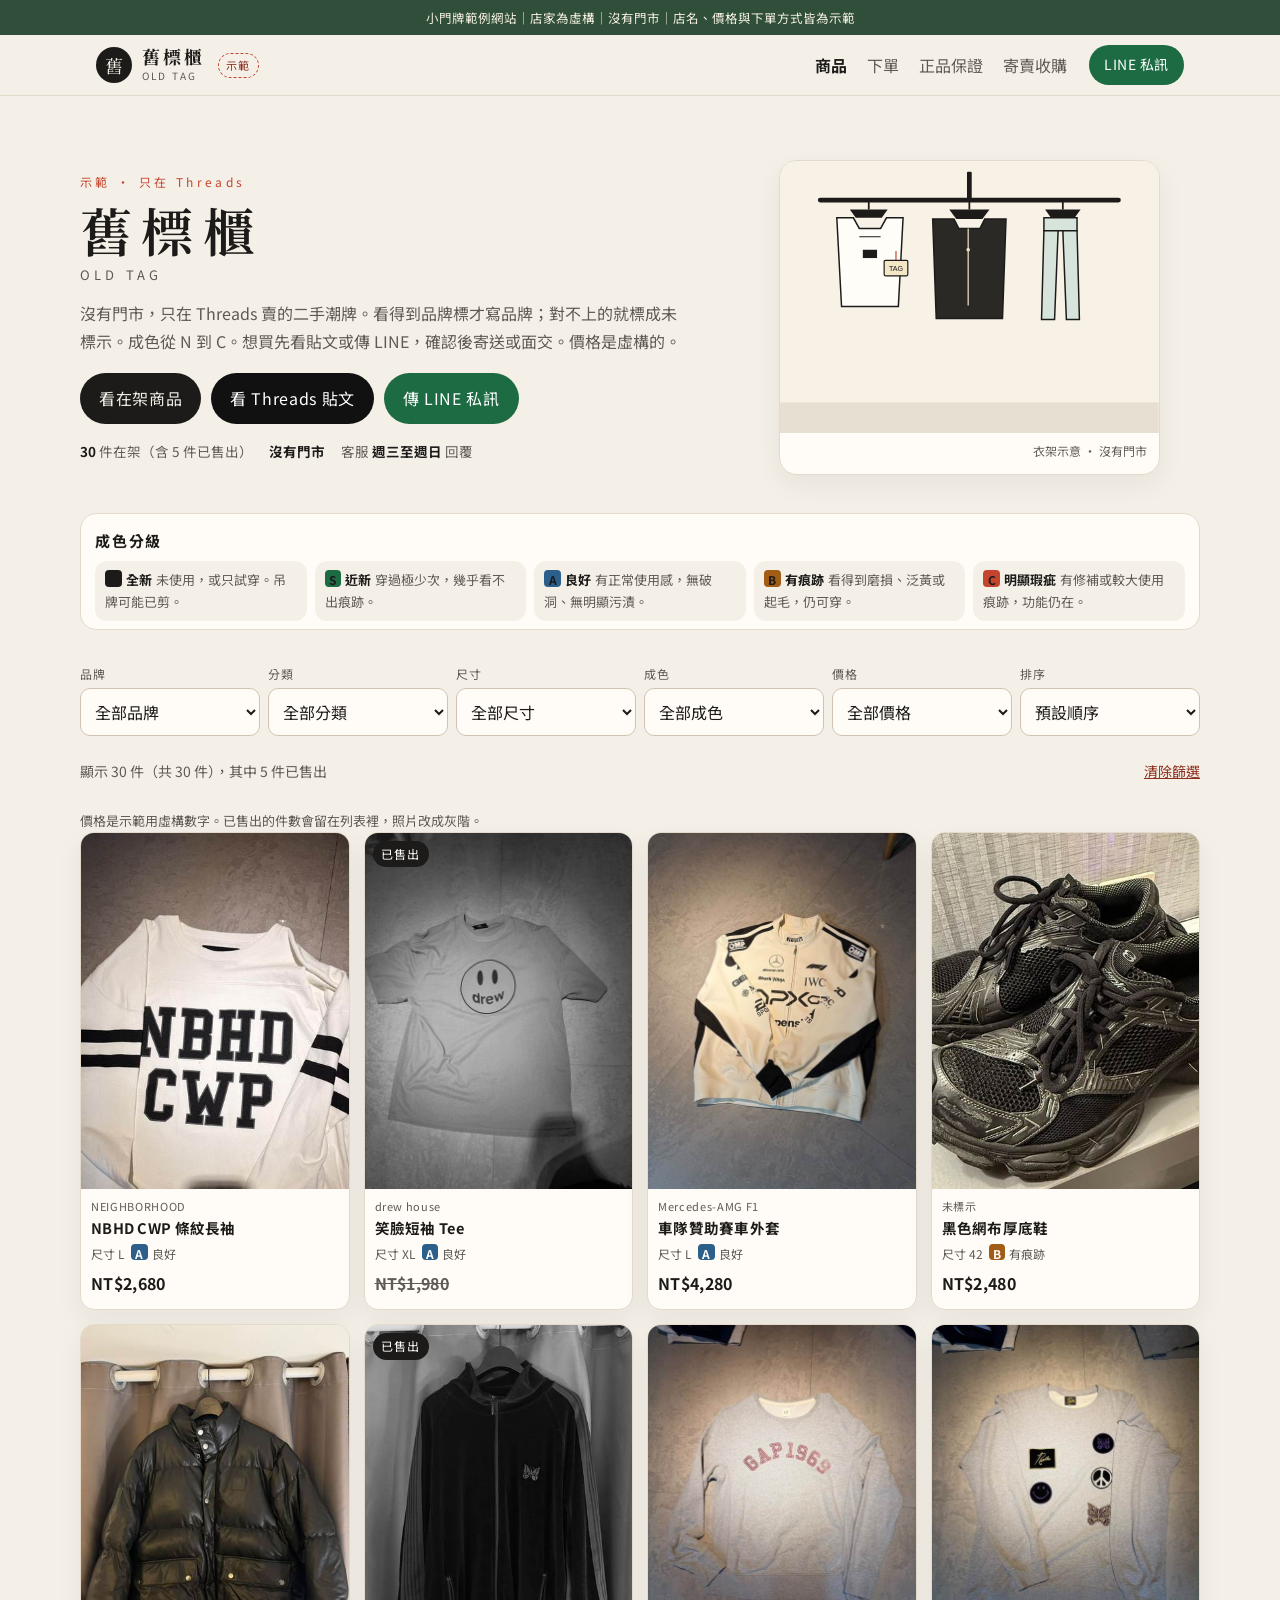
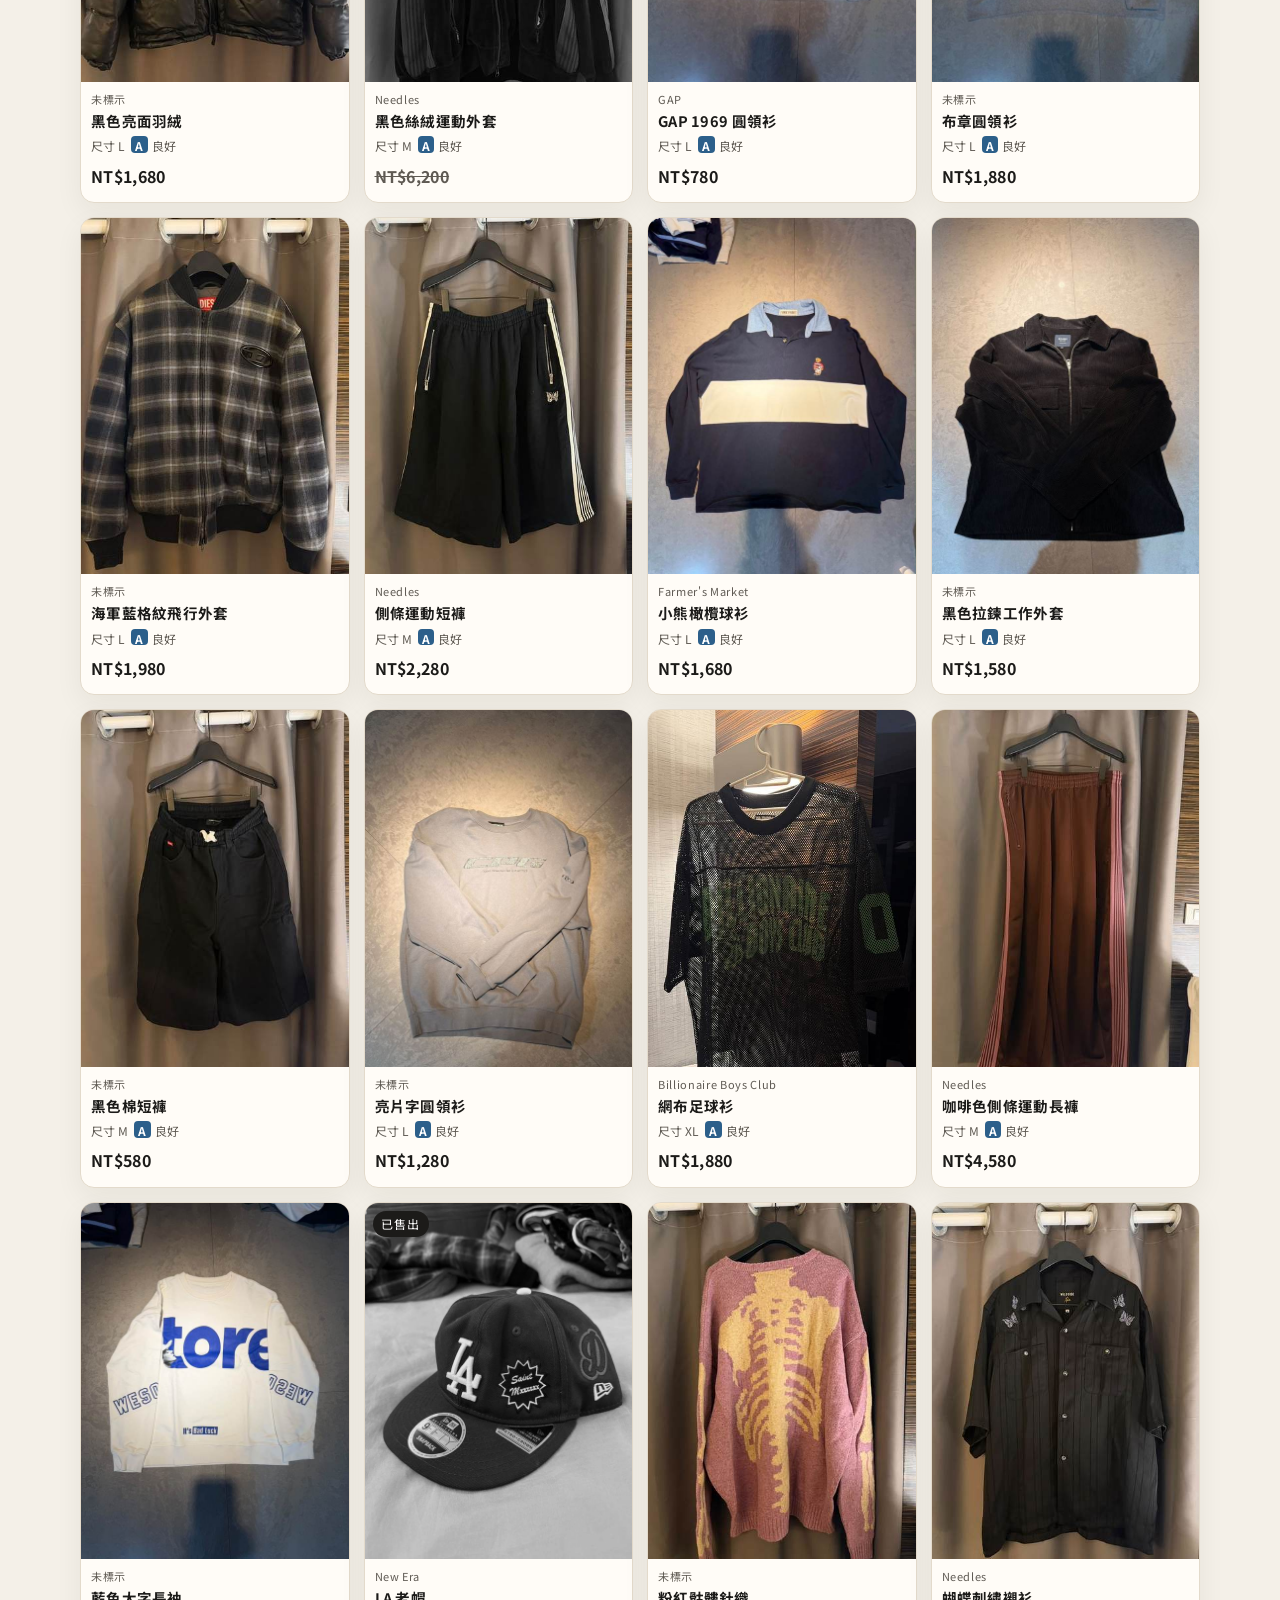
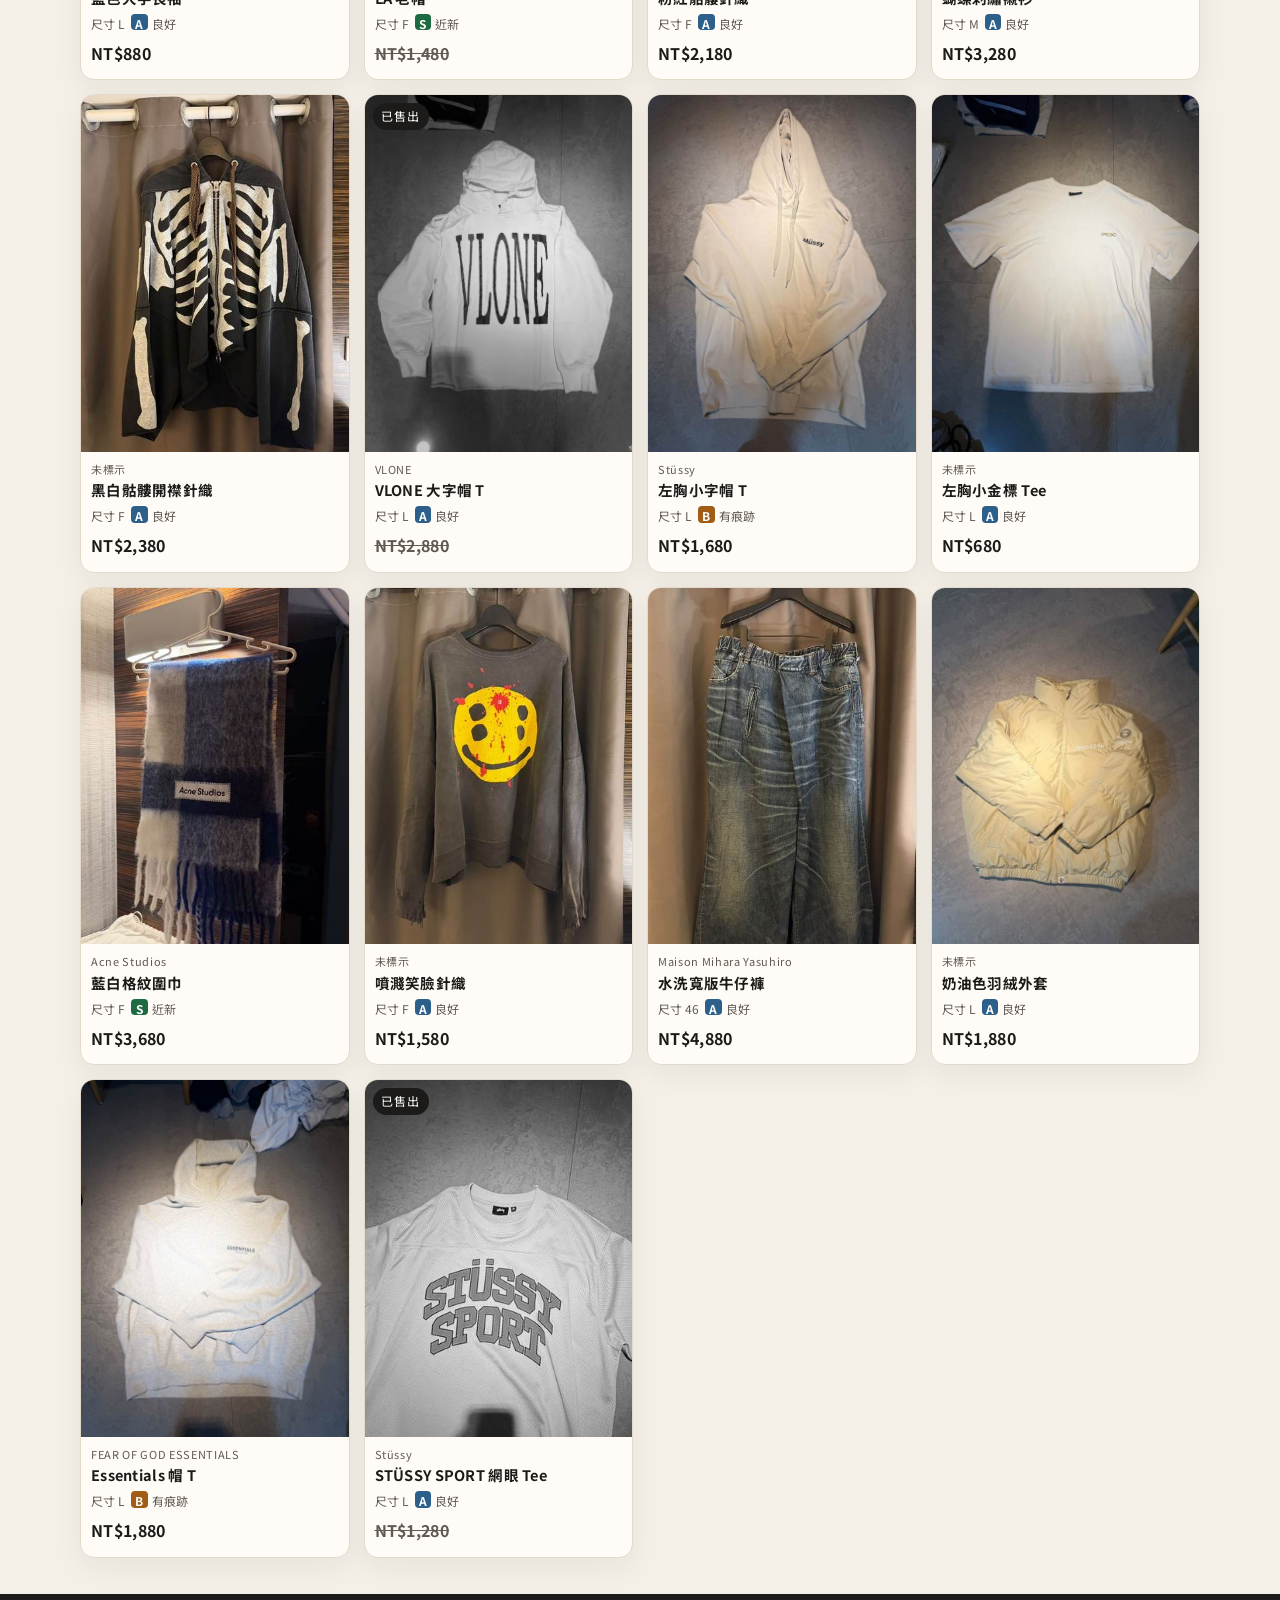
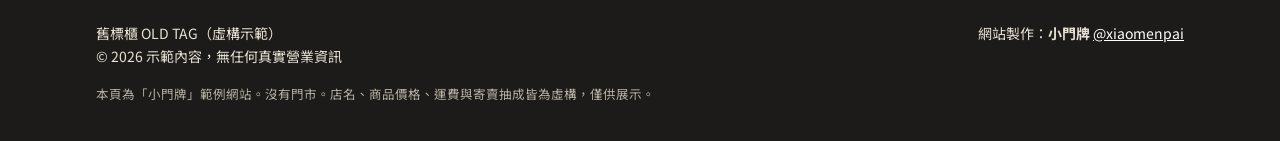
<file: resale/index.html>
<!DOCTYPE html>
<html lang="zh-Hant">
<head>
<meta charset="utf-8">
<meta name="robots" content="noindex, nofollow">
<meta name="viewport" content="width=device-width, initial-scale=1">
<link rel="icon" href="../favicon.svg" type="image/svg+xml">
<title>舊標櫃 OLD TAG｜二手潮牌選品（虛構示範站）</title>
<meta name="description" content="虛構示範：舊標櫃，只在 Threads 賣的二手潮牌選品，沒有門市。本頁為「小門牌」範例網站，店名與價格皆為虛構。">
<meta property="og:title" content="舊標櫃 OLD TAG（虛構示範站）">
<meta property="og:description" content="線上二手潮牌選品、成色分級、下單與寄賣說明。沒有門市。範例網站，資訊皆為虛構。">
<link rel="preconnect" href="https://fonts.googleapis.com">
<link rel="preconnect" href="https://fonts.gstatic.com" crossorigin>
<link href="https://fonts.googleapis.com/css2?family=Noto+Sans+TC:wght@400;500;700&family=Noto+Serif+TC:wght@600;700&display=swap" rel="stylesheet">
<link rel="stylesheet" href="css/style.css">
<script type="application/ld+json">
{
  "@context": "https://schema.org",
  "@type": "OnlineStore",
  "name": "舊標櫃 OLD TAG",
  "url": "https://waynejman.github.io/xiaomenpai-demo/resale/",
  "description": "【虛構示範】只在 Threads 販售的二手潮牌選品，沒有實體門市。店名、價格與寄賣規則皆為虛構，僅供「小門牌」作品集展示。",
  "priceRange": "NT$580–6,200"
}
</script>
</head>
<body>
<a class="skip" href="#rack">跳到商品</a>
<div class="demo-bar">小門牌範例網站｜店家為虛構｜沒有門市｜店名、價格與下單方式皆為示範</div>

<header class="nav">
  <div class="nav-in">
    <a class="brand" href="#/">
      <span class="brand-mark" aria-hidden="true">舊</span>
      <span><b>舊標櫃</b><small>OLD TAG</small></span>
    </a>
    <span class="demo-pill">示範</span>
    <button class="nav-toggle" type="button" aria-expanded="false" aria-controls="site-nav">選單</button>
    <nav id="site-nav">
      <ul>
        <li><a href="#/" data-nav="home">商品</a></li>
        <li><a href="#/order" data-nav="order">下單</a></li>
        <li><a href="#/auth" data-nav="auth">正品保證</a></li>
        <li><a href="#/consign" data-nav="consign">寄賣收購</a></li>
      </ul>
      <a class="btn btn-line btn-sm" href="#" data-demo="line" onclick="event.preventDefault()">LINE 私訊</a>
    </nav>
  </div>
</header>

<main>
  <section id="view-home">
    <div class="wrap hero">
      <div class="hero-grid">
        <div>
          <p class="eyebrow">示範 · 只在 Threads</p>
          <h1>舊標櫃</h1>
          <p class="en">OLD TAG</p>
          <p class="lead">沒有門市，只在 Threads 賣的二手潮牌。看得到品牌標才寫品牌；對不上的就標成未標示。成色從 N 到 C。想買先看貼文或傳 LINE，確認後寄送或面交。價格是虛構的。</p>
          <div class="cta">
            <a class="btn btn-dark" href="#rack" data-rack>看在架商品</a>
            <a class="btn btn-threads" href="#" data-demo="threads" onclick="event.preventDefault()">看 Threads 貼文</a>
            <a class="btn btn-line" href="#" data-demo="line" onclick="event.preventDefault()">傳 LINE 私訊</a>
          </div>
          <ul class="facts">
            <li><b>30</b> 件在架（含 5 件已售出）</li>
            <li><b>沒有門市</b></li>
            <li>客服 <b>週三至週日</b> 回覆</li>
          </ul>
        </div>
        <figure class="hero-art">
          <svg viewBox="0 0 640 460" role="img" aria-label="衣架示意，不是店面照片">
            <rect width="640" height="460" fill="#f7f1e6"/>
            <rect y="408" width="640" height="52" fill="#e7dfd1"/>
            <rect x="316" y="18" width="8" height="48" rx="2" fill="#1c1b19"/>
            <rect x="64" y="62" width="512" height="8" rx="4" fill="#1c1b19"/>
            <!-- tee -->
            <g>
              <path d="M150 66 v16" stroke="#1c1b19" stroke-width="3"/>
              <path d="M118 82 h64 l-10 14 h-44 z" fill="#1c1b19"/>
              <path d="M96 96 h28 l10 18 h36 l10 -18 h28 l-8 150 h-96 z" fill="#fffdf8" stroke="#1c1b19" stroke-width="2.5"/>
              <path d="M134 128 h36" stroke="#1c1b19" stroke-width="2" fill="none"/>
              <rect x="140" y="150" width="24" height="14" fill="#1c1b19"/>
            </g>
            <!-- jacket -->
            <g>
              <path d="M320 66 v16" stroke="#1c1b19" stroke-width="3"/>
              <path d="M286 82 h68 l-12 16 h-44 z" fill="#1c1b19"/>
              <path d="M258 98 h36 l8 16 h36 l8 -16 h36 l-6 168 h-112 z" fill="#2a2926" stroke="#1c1b19" stroke-width="2.5"/>
              <path d="M318 114 v130" stroke="#f3e7c8" stroke-width="2"/>
              <circle cx="318" cy="150" r="3" fill="#f3e7c8"/>
            </g>
            <!-- pants -->
            <g>
              <path d="M478 66 v16" stroke="#1c1b19" stroke-width="3"/>
              <path d="M448 82 h60 l-10 14 h-40 z" fill="#1c1b19"/>
              <path d="M446 96 h56 v22 h-56 z" fill="#d7e4dc" stroke="#1c1b19" stroke-width="2.5"/>
              <path d="M446 118 h24 l-6 150 h-22 z" fill="#d7e4dc" stroke="#1c1b19" stroke-width="2.5"/>
              <path d="M478 118 h24 l4 150 h-22 z" fill="#d7e4dc" stroke="#1c1b19" stroke-width="2.5"/>
            </g>
            <g>
              <path d="M196 168 v-16" stroke="#c4452d" stroke-width="2"/>
              <rect x="176" y="168" width="40" height="26" rx="2" fill="#f3e7c8" stroke="#1c1b19" stroke-width="2"/>
              <text x="184" y="186" font-size="12" fill="#1c1b19" font-family="sans-serif">TAG</text>
            </g>
          </svg>
          <figcaption class="art-cap">衣架示意 · 沒有門市</figcaption>
        </figure>
      </div>

      <div class="legend" id="grades">
        <h2>成色分級</h2>
        <ul class="grades">
          <li><b class="g">N</b><b>全新</b>未使用，或只試穿。吊牌可能已剪。</li>
          <li><b class="g g-S">S</b><b>近新</b>穿過極少次，幾乎看不出痕跡。</li>
          <li><b class="g g-A">A</b><b>良好</b>有正常使用感，無破洞、無明顯污漬。</li>
          <li><b class="g g-B">B</b><b>有痕跡</b>看得到磨損、泛黃或起毛，仍可穿。</li>
          <li><b class="g g-C">C</b><b>明顯瑕疵</b>有修補或較大使用痕跡，功能仍在。</li>
        </ul>
      </div>
    </div>

    <div class="wrap" id="rack">
      <form class="filters" id="filters" action="#" onsubmit="event.preventDefault(); return false;">
        <label><span>品牌</span>
          <select id="f-brand" name="brand" aria-label="品牌"></select>
        </label>
        <label><span>分類</span>
          <select id="f-cat" name="cat" aria-label="分類">
            <option value="">全部分類</option>
            <option>外套</option>
            <option>上衣</option>
            <option>褲款</option>
            <option>鞋</option>
            <option>配件</option>
          </select>
        </label>
        <label><span>尺寸</span>
          <select id="f-size" name="size" aria-label="尺寸"></select>
        </label>
        <label><span>成色</span>
          <select id="f-grade" name="grade" aria-label="成色">
            <option value="">全部成色</option>
            <option value="N">N 全新</option>
            <option value="S">S 近新</option>
            <option value="A">A 良好</option>
            <option value="B">B 有痕跡</option>
            <option value="C">C 明顯瑕疵</option>
          </select>
        </label>
        <label><span>價格</span>
          <select id="f-price" name="price" aria-label="價格">
            <option value="">全部價格</option>
            <option value="lt1">未滿 NT$1,000</option>
            <option value="1to25">NT$1,000–2,499</option>
            <option value="25to40">NT$2,500–3,999</option>
            <option value="gt4">NT$4,000 以上</option>
          </select>
        </label>
        <label><span>排序</span>
          <select id="f-sort" name="sort" aria-label="排序">
            <option value="shelf">預設順序</option>
            <option value="price-asc">價格低到高</option>
            <option value="price-desc">價格高到低</option>
            <option value="grade-best">成色較佳</option>
            <option value="grade-worn">成色較有痕跡</option>
          </select>
        </label>
      </form>
      <div class="toolbar">
        <p id="count" aria-live="polite">顯示商品</p>
        <button type="button" id="reset">清除篩選</button>
      </div>
      <p class="fine" style="margin-top:0">價格是示範用虛構數字。已售出的件數會留在列表裡，照片改成灰階。</p>
      <div class="grid" id="grid"></div>
    </div>
  </section>

  <section id="view-product" hidden>
    <div class="wrap">
      <a class="back" href="#/">← 回商品列表</a>
      <article class="product" id="product"></article>
    </div>
  </section>

  <section id="view-auth" hidden>
    <div class="wrap prose">
      <p class="eyebrow">示範說明</p>
      <h1>正品保證</h1>
      <p class="deck">舊標櫃的規矩很短：看得到、對得起來的品牌才寫上去。只是風格相近，或標示看不清，頁面上就寫「未標示」，不猜牌子。</p>

      <h2>上架前會看什麼</h2>
      <ol class="steps">
        <li><div><b>主標與洗標</b><span>字體、車線、材質成分、尺寸國別是否講同一件事。</span></div></li>
        <li><div><b>五金與車縫</b><span>拉鍊、鈕扣、織標位置，和同款常見做法差太多就先標成未確認。</span></div></li>
        <li><div><b>印刷與刺繡</b><span>位置、顏色、邊緣。照片只拍到一個角度時，說明裡會寫出來。</span></div></li>
        <li><div><b>對不上就停</b><span>不把「看起來像」寫成品牌名。這頁的厚底鞋、骷髏針織、布章大學 T 都是這樣處理的。</span></div></li>
      </ol>

      <h2>這頁做不到的事</h2>
      <p>示範站沒有第三方鑑定證書，也沒有實驗室報告。對不上的品牌就直接講，不猜牌子。買到和描述不符時，示範規則是七日內用 LINE 約退換，寄回或面交。沒有門市可退。天數與運費都是虛構的。</p>

      <h2>成色再看一次</h2>
      <ul class="grades">
        <li><b class="g">N</b><b>全新</b>未使用或只試穿。</li>
        <li><b class="g g-S">S</b><b>近新</b>極少穿，幾乎無痕跡。</li>
        <li><b class="g g-A">A</b><b>良好</b>正常使用感，無破洞與明顯污漬。</li>
        <li><b class="g g-B">B</b><b>有痕跡</b>磨損、泛黃、起毛或小污點，仍可穿。</li>
        <li><b class="g g-C">C</b><b>明顯瑕疵</b>有修補或較大痕跡。目前架上沒有 C。</li>
      </ul>
      <p class="fine">尺寸一律標「示意」。照片裡看不到尺碼標，平量數字是為了展示版面編的。</p>
    </div>
  </section>

  <section id="view-consign" hidden>
    <div class="wrap prose">
      <p class="eyebrow">示範流程</p>
      <h1>寄賣／收購</h1>
      <p class="deck">兩種都收，沒有門市。寄賣是先上架、賣出再結帳；收購是看過貨再給一個現金價。看貨用面交或把貨寄來。下面的比例、天數與表單都是示範。</p>

      <h2>怎麼進行</h2>
      <ol class="steps">
        <li><div><b>先描述貨</b><span>品牌、品項、尺寸、瑕疵。用表單或 LINE 按鈕都可以，這個示範站不會真的把訊息送出去。</span></div></li>
        <li><div><b>先估，再約看</b><span>只傳照片會先給一個價格區間，不當作成交。要看實物就約面交，或把貨寄來。這頁沒有公開地址，地點確認後才用訊息講。</span></div></li>
        <li><div><b>選一種方式</b><span>寄賣的衣服面交留下，或宅配寄達後上架。收購的在面交時發現金。兩邊的價格會先講清楚。</span></div></li>
        <li><div><b>售出後結算</b><span>寄賣售出後依抽成轉帳。沒賣出可約面交取回，或寄回（運費示範另計）。</span></div></li>
      </ol>

      <h2>抽成與付款（示範數字）</h2>
      <table class="sheet">
        <tbody>
          <tr><th>售價 NT$2,000 以下</th><td>抽成 35%</td></tr>
          <tr><th>售價 NT$2,001 以上</th><td>抽成 30%</td></tr>
          <tr><th>寄賣期間</th><td>60 天，期間可降價一次</td></tr>
          <tr><th>未售出</th><td>可免費取回</td></tr>
          <tr><th>收購</th><td>約為預估售價的五到六成，面交時現金</td></tr>
          <tr><th>結算</th><td>售出後 7 日內轉帳</td></tr>
        </tbody>
      </table>
      <p class="fine">不收：沒有洗標且說不出來源的、明顯仿冒標、潮濕或有異味的。這是示範規則。</p>

      <h2>詢問表單</h2>
      <p>按送出只會在這頁顯示結果。沒有後端、不會寄信、也不會打開 LINE。</p>
      <form id="consign-form" action="#" method="post" onsubmit="event.preventDefault(); return false;" novalidate>
        <div class="form">
          <label class="field"><span>想問的事</span>
            <select name="kind" required>
              <option value="">請選擇</option>
              <option>寄賣</option>
              <option>現金收購</option>
              <option>還不確定</option>
            </select>
          </label>
          <label class="field"><span>怎麼稱呼</span>
            <input name="name" type="text" required maxlength="40" autocomplete="off">
          </label>
          <label class="field"><span>電話或 LINE ID（不會送出）</span>
            <input name="contact" type="text" required maxlength="60" autocomplete="off">
          </label>
          <label class="field"><span>品牌、品項、大約尺寸</span>
            <textarea name="item" required maxlength="400"></textarea>
          </label>
          <label class="field"><span>希望售價或收購價（選填）</span>
            <input name="hope" type="text" maxlength="40" autocomplete="off">
          </label>
          <div class="cta">
            <button class="btn btn-dark" type="submit">送出詢問</button>
            <a class="btn btn-line" href="#" data-demo="line" onclick="event.preventDefault()">改用 LINE 私訊</a>
          </div>
          <p class="fine" style="margin:0">示範表單。送出後應顯示「示範：不會送出」。</p>
        </div>
      </form>
      <div id="form-result" class="form-result" hidden></div>
    </div>
  </section>

  <section id="view-order" hidden>
    <div class="wrap prose">
      <p class="eyebrow">沒有門市</p>
      <h1>下單流程</h1>
      <p class="deck">只在 Threads 賣。看貼文，或傳 LINE 私訊，確認還在之後再選寄送或面交。下面的按鈕不會連到任何帳號。</p>
      <div class="cta">
        <a class="btn btn-threads" href="#" data-demo="threads" onclick="event.preventDefault()">看 Threads 貼文</a>
        <a class="btn btn-line" href="#" data-demo="line" onclick="event.preventDefault()">傳 LINE 私訊</a>
      </div>

      <h2>三步驟</h2>
      <ol class="steps">
        <li><div><b>看貼文或傳訊</b><span>在 Threads 貼文留言，或用 LINE 告訴我們商品編號、名稱。兩個按鈕都是示範，不會真的打開。</span></div></li>
        <li><div><b>確認商品</b><span>我們回你這件還在不在、成色和尺寸，並核對運費或面交時間。已售出的不會再賣。</span></div></li>
        <li><div><b>寄送或面交</b><span>匯款後出貨，或約好面交。沒有門市可以逛，也沒有公開地址。</span></div></li>
      </ol>

      <h2>寄送（示範）</h2>
      <table class="sheet">
        <tbody>
          <tr><th>方式</th><td>宅配。不提供超商取貨。</td></tr>
          <tr><th>運費</th><td>本島約 NT$100，外島另計。數字是虛構的。</td></tr>
          <tr><th>出貨</th><td>確認匯款後 1–2 個工作天寄出，再補單號。</td></tr>
          <tr><th>付款</th><td>先匯款再出貨。這頁沒有帳號。</td></tr>
        </tbody>
      </table>

      <h2>面交（示範）</h2>
      <p>沒有店可以進去。面交約在捷運站出口，時間先用 LINE 講好，不在這頁寫地點。週三到週日下午比較容易約。當面看過再付款，現金或轉帳都可以。</p>

      <h2>客服回覆時間</h2>
      <p class="fine" style="margin-top:0">這是回 Threads 和 LINE 的時間，不是營業或開門時間。</p>
      <table class="hours">
        <tbody>
          <tr><td>週三至週五</td><td>14:00–21:00</td></tr>
          <tr><td>週六、週日</td><td>13:00–21:00</td></tr>
          <tr><td>週一、週二</td><td>較慢，隔天回</td></tr>
        </tbody>
      </table>
    </div>
  </section>
</main>

<footer>
  <div class="wrap">
    <div class="foot">
      <div>舊標櫃 OLD TAG（虛構示範）<br>© 2026 示範內容，無任何真實營業資訊</div>
      <div>網站製作：<b>小門牌</b> <a href="https://www.instagram.com/xiaomenpai/" target="_blank" rel="noopener">@xiaomenpai</a></div>
    </div>
    <p class="demo-note">本頁為「小門牌」範例網站。沒有門市。店名、商品價格、運費與寄賣抽成皆為虛構，僅供展示。</p>
  </div>
</footer>

<div class="sticky">
  <a href="#/">商品</a>
  <a href="#/order">下單</a>
  <a class="go" href="#" data-demo="line" onclick="event.preventDefault()">LINE 私訊</a>
</div>
<div id="toast" class="toast" role="status" aria-live="polite" hidden></div>
<noscript><p class="noscript">請開啟 JavaScript 才能篩選與看商品。這是靜態示範頁，表單不會連到任何伺服器。</p></noscript>
<script src="js/products.js"></script>
<script src="js/app.js"></script>
</body>
</html>
</file>
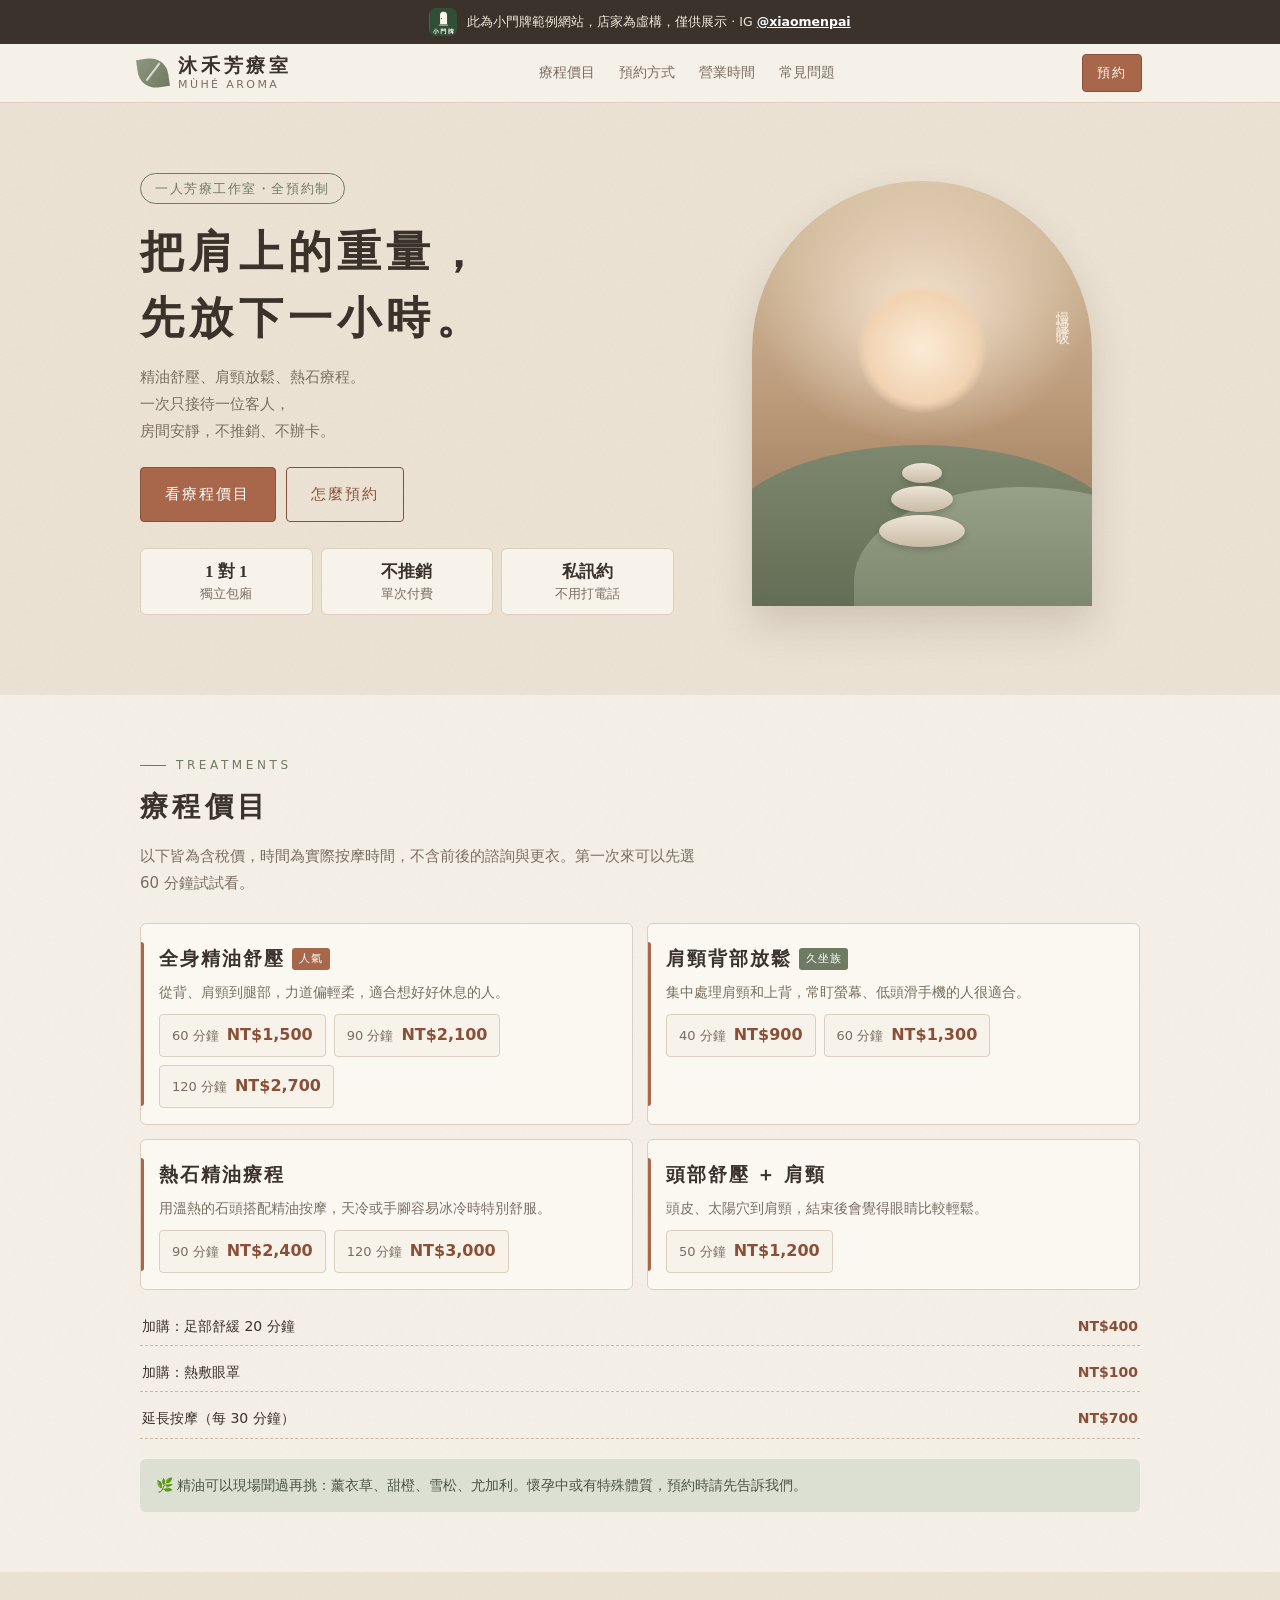
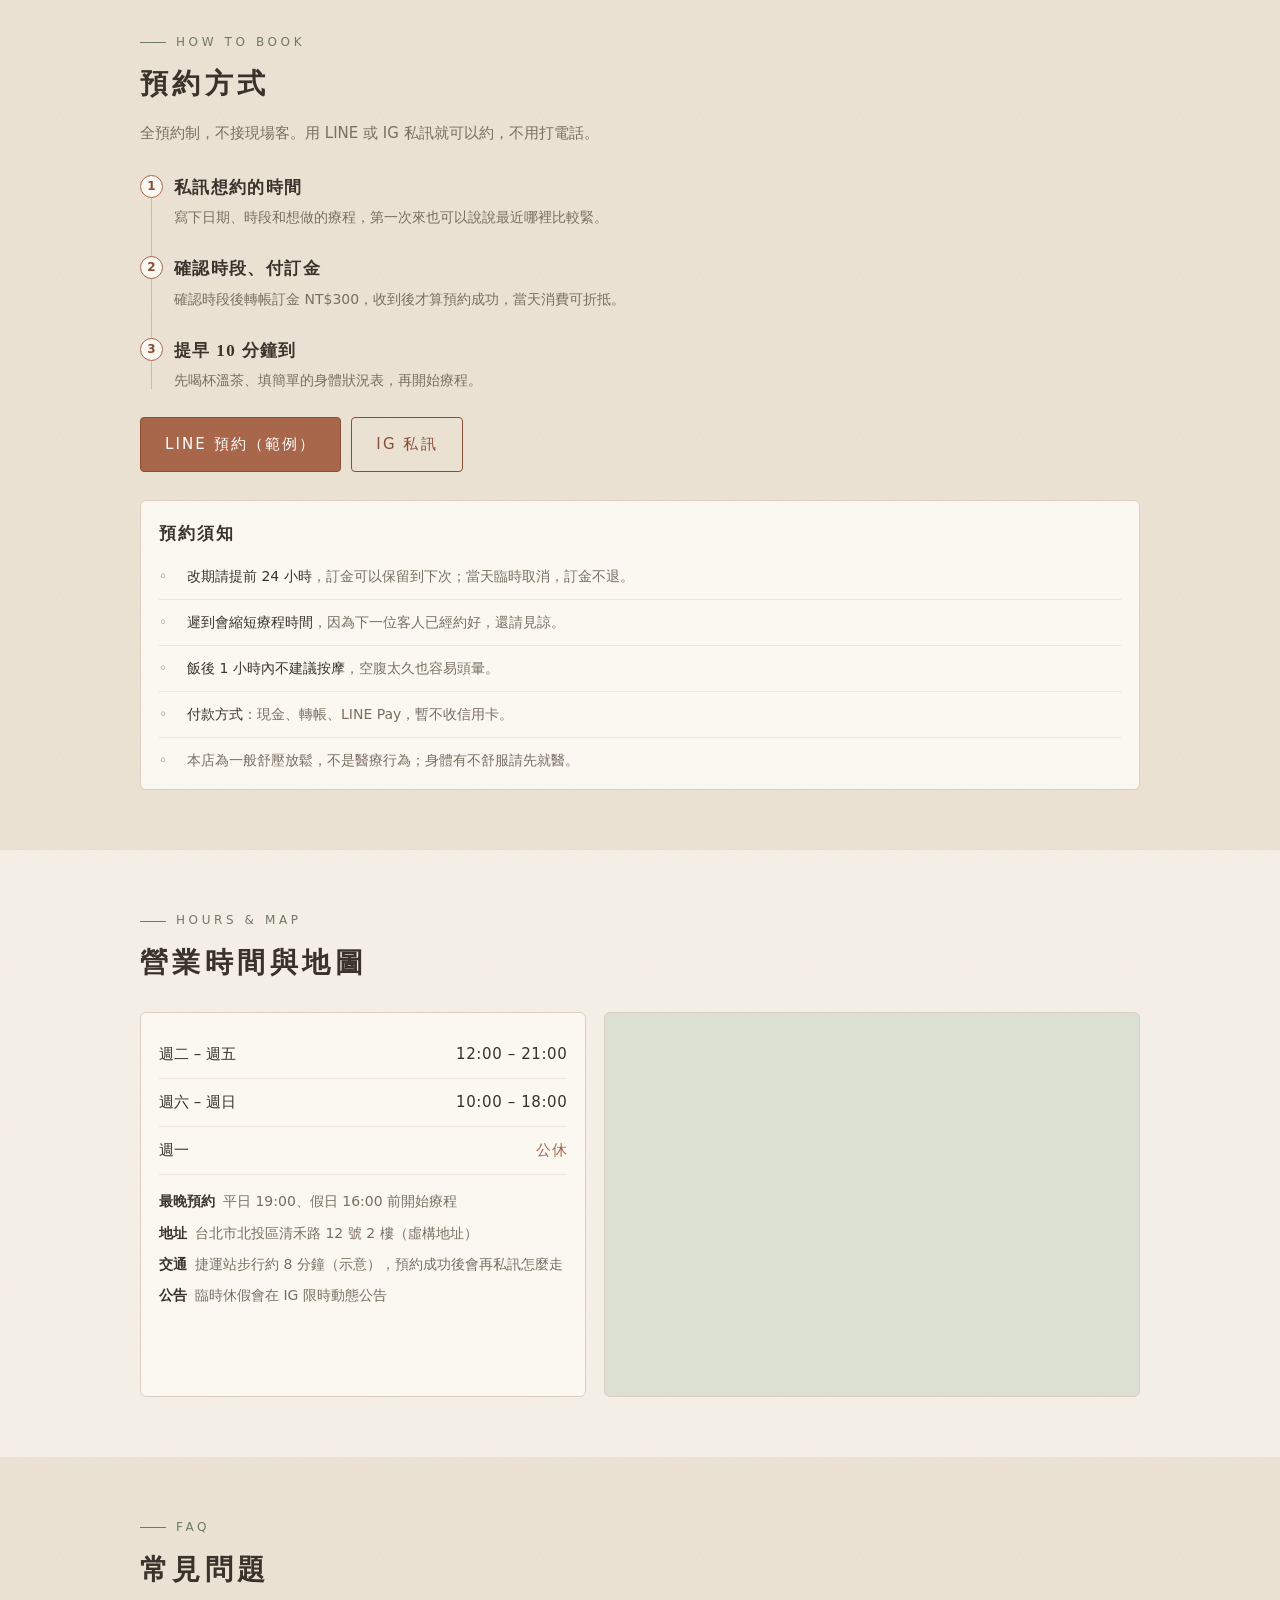
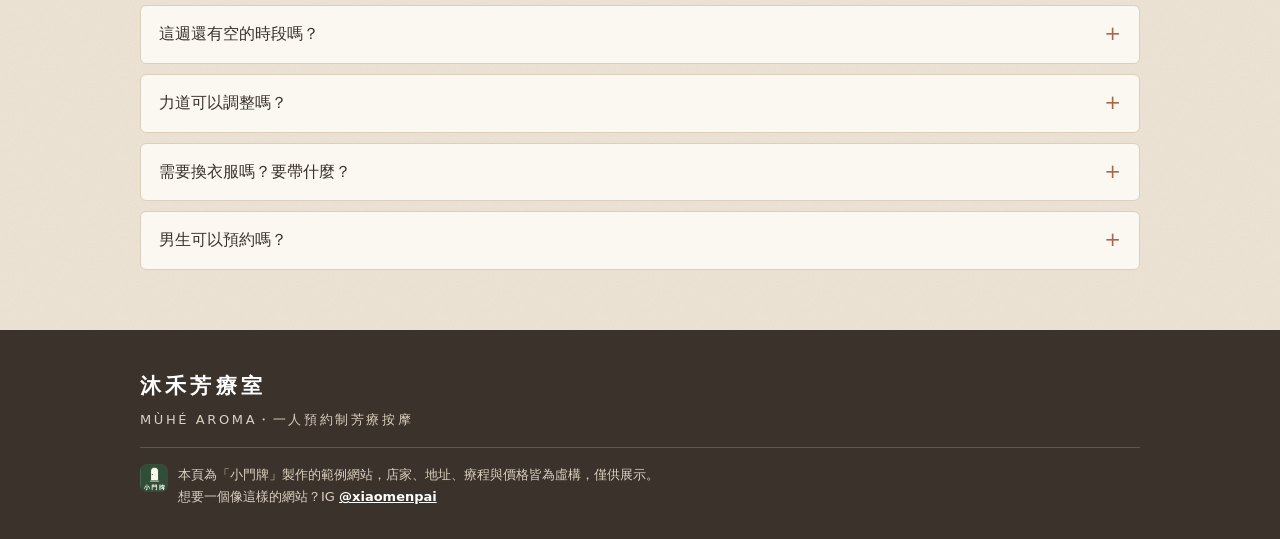
<file: spa/index.html>
<!DOCTYPE html>
<html lang="zh-Hant">
<head>
<meta charset="utf-8">
<meta name="robots" content="noindex">
<meta name="viewport" content="width=device-width, initial-scale=1">
<title>沐禾芳療室 Mùhé Aroma｜一人預約制芳療按摩（虛構示範站）</title>
<meta name="description" content="虛構示範：沐禾芳療室，一人預約制的芳療按摩小工作室。本頁為「小門牌」範例網站，店名與所有資訊皆為虛構。">
<meta property="og:title" content="沐禾芳療室（虛構示範站）">
<meta property="og:description" content="療程價目、預約方式、預約須知、營業時間與地圖。範例網站，資訊皆為虛構。">
<style>
:root{--sand:#EDE4D6;--linen:#F7F2EA;--paper:#FBF8F2;--clay:#A8664A;--clay-d:#8A4F37;--stone:#C9BBA6;--moss:#6F7A62;--moss-l:#DCE0D2;--ink:#3A322B;--soft:#7A6E62;--line:#DCCFBD;
--grain:url("data:image/svg+xml;utf8,<svg xmlns='http://www.w3.org/2000/svg' width='160' height='160'><filter id='n'><feTurbulence type='fractalNoise' baseFrequency='.85' numOctaves='3' stitchTiles='stitch'/><feColorMatrix values='0 0 0 0 .35 0 0 0 0 .28 0 0 0 0 .2 0 0 0 .07 0'/></filter><rect width='100%' height='100%' filter='url(%23n)'/></svg>")}
*{box-sizing:border-box;margin:0;padding:0}
html{scroll-behavior:smooth}
body{font-family:"Noto Sans TC","Noto Sans CJK TC","PingFang TC","Microsoft JhengHei",system-ui,sans-serif;background:var(--sand) var(--grain);color:var(--ink);line-height:1.8;font-size:16px;-webkit-text-size-adjust:100%;padding-bottom:74px}
a{color:inherit}
.serif,h1,h2,h3,.brand b,footer .fn{font-family:"Noto Serif TC","Noto Serif CJK TC","Songti TC","PMingLiU",serif}
.demo-bar{display:flex;align-items:center;justify-content:center;gap:10px;background:#3A322B;color:#EFE6D8;font-size:12.5px;line-height:1.5;padding:8px 14px}
.lg{display:inline-block;flex:none;overflow:hidden;border-radius:7px;width:28px;height:28px;position:relative;vertical-align:middle}
.lg img{position:absolute;width:282%;height:282%;max-width:none;left:-90%;top:-75%}
.demo-bar a{color:#fff;font-weight:700}
header.nav{position:sticky;top:0;z-index:20;background:rgba(247,242,234,.9);-webkit-backdrop-filter:blur(10px);backdrop-filter:blur(10px);border-bottom:1px solid var(--line)}
.nav-in{max-width:1040px;margin:auto;display:flex;align-items:center;justify-content:space-between;padding:10px 18px;gap:12px}
.brand{text-decoration:none;display:flex;align-items:center;gap:10px}
.leaf{width:30px;height:30px;border-radius:0 60% 0 60%;background:linear-gradient(135deg,#8C977D,var(--moss));position:relative;transform:rotate(-8deg)}
.leaf:after{content:"";position:absolute;left:4px;top:13px;width:22px;height:1.5px;background:rgba(255,255,255,.7);transform:rotate(-45deg)}
.brand b{display:block;font-weight:600;font-size:19px;letter-spacing:.2em;line-height:1.25}
.brand small{display:block;font-size:11px;color:var(--soft);letter-spacing:.22em;line-height:1.3;text-transform:uppercase}
nav ul{display:none;gap:24px;list-style:none;font-size:14px}
nav a{text-decoration:none;color:var(--soft)}
.btn{display:inline-flex;align-items:center;justify-content:center;gap:6px;padding:13px 24px;font-weight:500;text-decoration:none;font-size:15px;letter-spacing:.14em;border-radius:4px;border:1px solid var(--clay-d)}
.btn-main{background:var(--clay);color:#fff}
.btn-ghost{background:transparent;color:var(--clay-d)}
.btn-sm{padding:6px 14px;font-size:13px}
.wrap{max-width:1040px;margin:auto;padding:0 20px}
section{padding:60px 0}
.eyebrow{display:flex;align-items:center;gap:10px;color:var(--moss);font-size:12px;letter-spacing:.3em;text-transform:uppercase}
.eyebrow:before{content:"";width:26px;height:1px;background:var(--moss)}
h2{font-weight:600;font-size:28px;letter-spacing:.16em;margin:6px 0 10px}
.lead{color:var(--soft);font-size:15px;max-width:560px}
/* hero */
.hero{padding:36px 0 54px}
.hero-in{display:grid;gap:30px;align-items:center}
.arch{position:relative;width:100%;max-width:340px;margin:0 auto;aspect-ratio:4/5;border-radius:999px 999px 6px 6px;overflow:hidden;background:radial-gradient(70% 45% at 50% 30%,#F4E3CF 0%,transparent 70%),linear-gradient(180deg,#D8C3A6 0%,#B99877 55%,#8E6E52 100%);box-shadow:0 20px 40px rgba(90,64,44,.18)}
.arch .sun{position:absolute;left:50%;top:24%;width:38%;aspect-ratio:1;border-radius:50%;transform:translateX(-50%);background:radial-gradient(circle,#FBEBD6 0%,#F1D3B2 60%,rgba(241,211,178,0) 72%)}
.arch .hill{position:absolute;left:-10%;right:-10%;bottom:-8%;height:46%;border-radius:50% 50% 0 0;background:linear-gradient(180deg,#7E886F,#5E674F)}
.arch .hill2{position:absolute;left:30%;right:-30%;bottom:-16%;height:44%;border-radius:50% 50% 0 0;background:linear-gradient(180deg,#9AA48A,#737D63);opacity:.9}
.arch .stones{position:absolute;left:50%;bottom:14%;transform:translateX(-50%);display:flex;flex-direction:column;align-items:center;gap:3px}
.arch .stones i{display:block;border-radius:50%;background:linear-gradient(180deg,#EDE4D6,#C9BBA6);box-shadow:0 3px 6px rgba(0,0,0,.18)}
.arch .stones i:nth-child(1){width:40px;height:20px}.arch .stones i:nth-child(2){width:62px;height:26px}.arch .stones i:nth-child(3){width:86px;height:32px}
.arch .vt{position:absolute;right:16px;top:28%;writing-mode:vertical-rl;color:#FBF3E6;font-size:14px;letter-spacing:.5em;font-family:"Noto Serif TC","Noto Serif CJK TC",serif;opacity:.9}
.hero .tagline{display:inline-block;font-size:13px;color:var(--moss);border:1px solid var(--moss);border-radius:999px;padding:3px 14px;letter-spacing:.12em}
.hero h1{font-weight:600;font-size:33px;line-height:1.5;letter-spacing:.12em;margin:16px 0 12px}
.hero p{color:var(--soft);font-size:15px}
.cta{display:flex;gap:10px;flex-wrap:wrap;margin-top:22px}
.feat{display:grid;grid-template-columns:repeat(3,1fr);gap:8px;margin-top:26px;text-align:center}
.feat div{background:var(--linen);border:1px solid var(--line);border-radius:6px;padding:10px 4px;font-size:12.5px;color:var(--soft);line-height:1.5}
.feat b{display:block;font-family:"Noto Serif TC","Noto Serif CJK TC",serif;font-size:17px;color:var(--ink);font-weight:600}
/* courses */
.courses{background:var(--linen) var(--grain)}
.course-list{margin-top:26px;display:grid;gap:14px}
.course{background:var(--paper);border:1px solid var(--line);border-radius:6px;padding:18px 18px 16px;position:relative}
.course:before{content:"";position:absolute;left:0;top:18px;bottom:18px;width:3px;background:var(--clay);border-radius:0 3px 3px 0}
.course h3{font-size:19px;font-weight:600;letter-spacing:.1em;display:flex;align-items:center;gap:8px;flex-wrap:wrap}
.badge{font-family:"Noto Sans TC","Noto Sans CJK TC",sans-serif;font-size:11px;font-weight:500;letter-spacing:.06em;background:var(--moss);color:#fff;border-radius:3px;padding:1px 7px}
.badge.c{background:var(--clay)}
.course .d{font-size:13.5px;color:var(--soft);margin:4px 0 10px}
.opts{display:flex;flex-wrap:wrap;gap:8px}
.opt{display:flex;align-items:baseline;gap:8px;border:1px solid var(--line);border-radius:4px;padding:6px 12px;background:var(--linen)}
.opt span{font-size:13px;color:var(--soft)}
.opt b{font-weight:700;color:var(--clay-d);font-size:16px;white-space:nowrap}
.addon{margin-top:18px;display:grid;gap:8px;font-size:14px}
.addon div{display:flex;justify-content:space-between;gap:10px;border-bottom:1px dashed var(--stone);padding:6px 2px}
.addon b{color:var(--clay-d);white-space:nowrap}
.oil{margin-top:20px;background:var(--moss-l);border-radius:6px;padding:14px 16px;font-size:14px;color:#4C5544}
/* booking */
.timeline{list-style:none;margin-top:26px;position:relative;padding-left:34px}
.timeline:before{content:"";position:absolute;left:11px;top:6px;bottom:6px;width:1px;background:var(--stone)}
.timeline li{position:relative;padding-bottom:22px}
.timeline li:last-child{padding-bottom:0}
.timeline .n{position:absolute;left:-34px;top:2px;width:23px;height:23px;border-radius:50%;background:var(--paper);border:1px solid var(--clay);color:var(--clay-d);font-size:12px;display:grid;place-items:center;font-weight:700}
.timeline b{display:block;font-family:"Noto Serif TC","Noto Serif CJK TC",serif;font-size:17px;letter-spacing:.08em}
.timeline span{font-size:14px;color:var(--soft)}
.notes{margin-top:28px;background:var(--paper);border:1px solid var(--line);border-radius:6px;padding:6px 18px}
.notes h3{font-size:17px;letter-spacing:.12em;padding:12px 0 4px;font-weight:600}
.notes li{list-style:none;font-size:14px;color:var(--soft);padding:10px 0;border-top:1px solid #EEE5D8;display:grid;grid-template-columns:22px 1fr;gap:6px}
.notes li:first-of-type{border-top:0}
.notes li i{font-style:normal;color:var(--moss)}
.notes li strong{color:var(--ink);font-weight:500}
/* hours */
.visit{background:var(--linen) var(--grain)}
.hours-grid{display:grid;gap:18px;margin-top:24px}
.box{background:var(--paper);border:1px solid var(--line);border-radius:6px;padding:18px}
.tbl{width:100%;border-collapse:collapse;font-size:15px}
.tbl td{padding:10px 0;border-bottom:1px solid #EEE5D8}
.tbl td:last-child{text-align:right;font-weight:500;letter-spacing:.04em}
.tbl tr.off td:last-child{color:var(--clay)}
.info{font-size:14px;color:var(--soft);margin-top:14px;display:grid;gap:6px}
.info b{color:var(--ink);font-weight:700;margin-right:8px}
.map{border-radius:6px;overflow:hidden;border:1px solid var(--line);background:var(--moss-l)}
.map iframe{display:block;width:100%;height:280px;border:0}
.map p{font-size:12.5px;color:var(--soft);padding:10px 14px;background:var(--paper)}
/* faq */
details{background:var(--paper);border:1px solid var(--line);border-radius:6px;padding:14px 18px;margin-top:10px}
summary{font-weight:500;cursor:pointer;list-style:none;display:flex;justify-content:space-between;gap:10px}
summary::-webkit-details-marker{display:none}
summary:after{content:"+";color:var(--clay);font-size:20px;line-height:1.3}
details[open] summary:after{content:"−"}
details p{font-size:14px;color:var(--soft);margin-top:8px}
footer{background:#3A322B;color:#DCD0BF;padding:38px 0 30px;font-size:13px}
footer .fn{font-size:21px;letter-spacing:.2em;color:#fff;font-weight:600}
footer .demo{margin-top:16px;padding-top:16px;border-top:1px solid rgba(255,255,255,.18);display:flex;gap:10px;align-items:flex-start;line-height:1.7}
footer a{color:#fff;font-weight:700}
.sticky{position:fixed;left:0;right:0;bottom:0;z-index:30;display:flex;gap:10px;padding:10px 14px calc(10px + env(safe-area-inset-bottom));background:rgba(247,242,234,.95);-webkit-backdrop-filter:blur(8px);backdrop-filter:blur(8px);border-top:1px solid var(--line)}
.sticky .btn{flex:1;padding:12px 10px}
@media(min-width:820px){
 nav ul{display:flex}
 .hero{padding:70px 0 80px}
 .hero-in{grid-template-columns:1.1fr .9fr}
 .hero h1{font-size:44px}
 .course-list{grid-template-columns:1fr 1fr}
 .hours-grid{grid-template-columns:1fr 1.2fr}
 .map iframe{height:100%;min-height:340px}
 .sticky{display:none}
 body{padding-bottom:0}
}
</style>
</head>
<body>
<div class="demo-bar"><span class="lg"><img src="logo.jpg" alt="小門牌 logo"></span><div>此為小門牌範例網站，店家為虛構，僅供展示 · <span style="white-space:nowrap">IG <a href="https://www.instagram.com/xiaomenpai/" target="_blank" rel="noopener">@xiaomenpai</a></span></div></div>

<header class="nav"><div class="nav-in">
 <a class="brand" href="#top"><span class="leaf"></span><span><b>沐禾芳療室</b><small>Mùhé Aroma</small></span></a>
 <nav><ul><li><a href="#price">療程價目</a></li><li><a href="#booking">預約方式</a></li><li><a href="#visit">營業時間</a></li><li><a href="#faq">常見問題</a></li></ul></nav>
 <a class="btn btn-main btn-sm" href="#booking">預約</a>
</div></header>

<section class="hero" id="top"><div class="wrap hero-in">
 <div>
  <span class="tagline">一人芳療工作室・全預約制</span>
  <h1>把肩上的重量，<br>先放下一小時。</h1>
  <p>精油舒壓、肩頸放鬆、熱石療程。<br>一次只接待一位客人，<br>房間安靜，不推銷、不辦卡。</p>
  <div class="cta"><a class="btn btn-main" href="#price">看療程價目</a><a class="btn btn-ghost" href="#booking">怎麼預約</a></div>
  <div class="feat"><div><b>1 對 1</b>獨立包廂</div><div><b>不推銷</b>單次付費</div><div><b>私訊約</b>不用打電話</div></div>
 </div>
 <div class="arch" aria-hidden="true"><i class="sun"></i><i class="hill"></i><i class="hill2"></i><div class="stones"><i></i><i></i><i></i></div><span class="vt">慢慢呼吸</span></div>
</div></section>

<section class="courses" id="price"><div class="wrap">
 <div class="eyebrow">Treatments</div>
 <h2>療程價目</h2>
 <p class="lead">以下皆為含稅價，時間為實際按摩時間，不含前後的諮詢與更衣。第一次來可以先選 60 分鐘試試看。</p>
 <div class="course-list">
  <div class="course">
   <h3>全身精油舒壓<span class="badge c">人氣</span></h3>
   <p class="d">從背、肩頸到腿部，力道偏輕柔，適合想好好休息的人。</p>
   <div class="opts"><div class="opt"><span>60 分鐘</span><b>NT$1,500</b></div><div class="opt"><span>90 分鐘</span><b>NT$2,100</b></div><div class="opt"><span>120 分鐘</span><b>NT$2,700</b></div></div>
  </div>
  <div class="course">
   <h3>肩頸背部放鬆<span class="badge">久坐族</span></h3>
   <p class="d">集中處理肩頸和上背，常盯螢幕、低頭滑手機的人很適合。</p>
   <div class="opts"><div class="opt"><span>40 分鐘</span><b>NT$900</b></div><div class="opt"><span>60 分鐘</span><b>NT$1,300</b></div></div>
  </div>
  <div class="course">
   <h3>熱石精油療程</h3>
   <p class="d">用溫熱的石頭搭配精油按摩，天冷或手腳容易冰冷時特別舒服。</p>
   <div class="opts"><div class="opt"><span>90 分鐘</span><b>NT$2,400</b></div><div class="opt"><span>120 分鐘</span><b>NT$3,000</b></div></div>
  </div>
  <div class="course">
   <h3>頭部舒壓 ＋ 肩頸</h3>
   <p class="d">頭皮、太陽穴到肩頸，結束後會覺得眼睛比較輕鬆。</p>
   <div class="opts"><div class="opt"><span>50 分鐘</span><b>NT$1,200</b></div></div>
  </div>
 </div>
 <div class="addon">
  <div><span>加購：足部舒緩 20 分鐘</span><b>NT$400</b></div>
  <div><span>加購：熱敷眼罩</span><b>NT$100</b></div>
  <div><span>延長按摩（每 30 分鐘）</span><b>NT$700</b></div>
 </div>
 <div class="oil">🌿 精油可以現場聞過再挑：薰衣草、甜橙、雪松、尤加利。懷孕中或有特殊體質，預約時請先告訴我們。</div>
</div></section>

<section id="booking"><div class="wrap">
 <div class="eyebrow">How to book</div>
 <h2>預約方式</h2>
 <p class="lead">全預約制，不接現場客。用 LINE 或 IG 私訊就可以約，不用打電話。</p>
 <ol class="timeline">
  <li><span class="n">1</span><b>私訊想約的時間</b><span>寫下日期、時段和想做的療程，第一次來也可以說說最近哪裡比較緊。</span></li>
  <li><span class="n">2</span><b>確認時段、付訂金</b><span>確認時段後轉帳訂金 NT$300，收到後才算預約成功，當天消費可折抵。</span></li>
  <li><span class="n">3</span><b>提早 10 分鐘到</b><span>先喝杯溫茶、填簡單的身體狀況表，再開始療程。</span></li>
 </ol>
 <div class="cta"><a class="btn btn-main" href="#" onclick="alert('這是範例網站，不會真的送出喔！');return false">LINE 預約（範例）</a><a class="btn btn-ghost" href="https://www.instagram.com/xiaomenpai/" target="_blank" rel="noopener">IG 私訊</a></div>
 <div class="notes">
  <h3>預約須知</h3>
  <ul>
   <li><i>◦</i><span><strong>改期請提前 24 小時</strong>，訂金可以保留到下次；當天臨時取消，訂金不退。</span></li>
   <li><i>◦</i><span><strong>遲到會縮短療程時間</strong>，因為下一位客人已經約好，還請見諒。</span></li>
   <li><i>◦</i><span><strong>飯後 1 小時內不建議按摩</strong>，空腹太久也容易頭暈。</span></li>
   <li><i>◦</i><span><strong>付款方式</strong>：現金、轉帳、LINE Pay，暫不收信用卡。</span></li>
   <li><i>◦</i><span>本店為一般舒壓放鬆，不是醫療行為；身體有不舒服請先就醫。</span></li>
  </ul>
 </div>
</div></section>

<section class="visit" id="visit"><div class="wrap">
 <div class="eyebrow">Hours &amp; Map</div>
 <h2>營業時間與地圖</h2>
 <div class="hours-grid">
  <div class="box">
   <table class="tbl">
    <tr><td>週二 – 週五</td><td>12:00 – 21:00</td></tr>
    <tr><td>週六 – 週日</td><td>10:00 – 18:00</td></tr>
    <tr class="off"><td>週一</td><td>公休</td></tr>
   </table>
   <div class="info">
    <div><b>最晚預約</b>平日 19:00、假日 16:00 前開始療程</div>
    <div><b>地址</b>台北市北投區清禾路 12 號 2 樓（虛構地址）</div>
    <div><b>交通</b>捷運站步行約 8 分鐘（示意），預約成功後會再私訊怎麼走</div>
    <div><b>公告</b>臨時休假會在 IG 限時動態公告</div>
   </div>
  </div>
  <div class="map">
   <iframe title="台北市北投區地圖（示意）" src="https://www.google.com/maps?q=%E5%8F%B0%E5%8C%97%E5%B8%82%E5%8C%97%E6%8A%95%E5%8D%80&amp;output=embed" loading="lazy" referrerpolicy="no-referrer-when-downgrade"></iframe>
   <p>📍 地圖僅為區域示意，此店家與地址皆為虛構，並無實際門市。</p>
  </div>
 </div>
</div></section>

<section id="faq"><div class="wrap">
 <div class="eyebrow">FAQ</div>
 <h2>常見問題</h2>
 <details><summary>這週還有空的時段嗎？</summary><p>平日晚上和週末比較快滿，建議提早 3–5 天約。最新空檔會放在 IG 限時動態，也可以直接私訊問。</p></details>
 <details><summary>力道可以調整嗎？</summary><p>可以，按摩中隨時說「輕一點」或「重一點」就好。本店整體偏舒壓放鬆，不是很用力的推拿。</p></details>
 <details><summary>需要換衣服嗎？要帶什麼？</summary><p>現場有提供拋棄式衣物和毛巾，什麼都不用帶。建議不要化太濃的妝，做完頭部舒壓可能會亂掉。</p></details>
 <details><summary>男生可以預約嗎？</summary><p>可以，療程內容都一樣，預約時一樣用私訊就好。</p></details>
</div></section>

<footer><div class="wrap">
 <div class="fn">沐禾芳療室</div>
 <div style="margin-top:2px;letter-spacing:.2em">MÙHÉ AROMA・一人預約制芳療按摩</div>
 <div class="demo"><span class="lg"><img src="logo.jpg" alt=""></span><div>本頁為「小門牌」製作的範例網站，店家、地址、療程與價格皆為虛構，僅供展示。<br>想要一個像這樣的網站？IG <a href="https://www.instagram.com/xiaomenpai/" target="_blank" rel="noopener">@xiaomenpai</a></div></div>
</div></footer>

<div class="sticky"><a class="btn btn-ghost" href="#price">療程價目</a><a class="btn btn-main" href="#booking">立即預約</a></div>
</body>
</html>
</file>
<file: portfolio/assets/site.css>
:root {
  color-scheme: dark;
  --ground: #18211b;
  --panel: #26352a;
  --ink: #f0f1ed;
  --muted: #c5cdbf;
  --accent: #d6e7a6;
  --accent-ink: #18211b;
  --edge: clamp(20px, 5vw, 76px);
  --body: "Instrument Sans", "PingFang TC", "Microsoft JhengHei", system-ui, sans-serif;
  --display: "Instrument Serif", "Noto Serif TC", "Songti TC", "PMingLiU", serif;
}
* { box-sizing: border-box; }
html { scroll-padding-block-start: 24px; }
body {
  margin: 0;
  background: var(--ground);
  color: var(--ink);
  font: 400 17px/1.65 var(--body);
}
h1, h2, h3, p, figure, dl, dd { margin: 0; }
h1, h2, h3 { text-wrap: balance; }
h2 { font: 600 clamp(32px, 4vw, 57px)/1.18 var(--display); letter-spacing: -.025em; }
h3 { font-size: clamp(20px, 2.25vw, 30px); line-height: 1.35; }
p { max-inline-size: 58ch; }
a { color: inherit; text-underline-offset: .22em; }
a:hover, summary:hover { text-decoration-thickness: 2px; color: var(--accent); }
:focus-visible { outline: 2px solid var(--accent); outline-offset: 5px; }
img { display: block; max-inline-size: 100%; }
.wrap { width: min(100% - 2 * var(--edge), 1340px); margin-inline: auto; }
.section { padding-block-start: clamp(88px, 10vw, 152px); }
.skip {
  position: absolute;
  z-index: 2;
  inset: 10px auto auto 10px;
  transform: translateY(-150%);
  background: var(--accent);
  color: var(--accent-ink);
  padding: 8px 18px;
}
.skip:focus { transform: none; }

.header, .footer { display: flex; align-items: center; justify-content: space-between; gap: 16px; }
.header { min-height: 83px; }
.brand { display: inline-flex; align-items: center; gap: 12px; font-weight: 700; text-decoration: none; white-space: nowrap; }
.brand img { flex: none; }
.header nav { display: flex; gap: clamp(13px, 3.5vw, 52px); }
.header nav a { display: grid; align-items: center; min-height: 44px; text-decoration: none; white-space: nowrap; }
.header nav a:hover, .brand:hover { text-decoration: underline; }
.footer { color: var(--muted); padding-block: 38px; font-size: 15px; }
.hero { padding-block-start: clamp(32px, 6vw, 86px); }
.hero-intro { display: grid; grid-template-columns: 1.28fr .72fr; align-items: end; gap: clamp(22px, 5vw, 72px); }
.hero h1 {
  font: 600 clamp(64px, 8.1vw, 116px)/1.02 var(--display);
  letter-spacing: -.055em;
}
.hero-description { padding-block-end: 5px; }
.hero-description p { max-inline-size: 320px; font-size: clamp(18px, 1.5vw, 21px); }
.button {
  display: inline-flex;
  align-items: center;
  justify-content: center;
  min-height: 50px;
  padding: 10px 24px;
  background: var(--accent);
  color: var(--accent-ink);
  border-radius: 4px;
  font-weight: 700;
  text-decoration: none;
  transition: transform .18s ease, background-color .18s ease;
}
.button:hover { color: var(--accent-ink); background: var(--ink); text-decoration: underline; }
.button:active { transform: translateY(2px); }
.hero-actions { display: flex; flex-wrap: wrap; align-items: center; gap: 12px 20px; margin-block-start: 24px; }
.hero-actions > a:not(.button) { display: inline-flex; align-items: center; min-height: 44px; }
.hero-strip {
  display: grid;
  grid-template-columns: 1fr 1.34fr .8fr;
  gap: 9px;
  margin-block-start: clamp(28px, 4vw, 55px);
}
.hero-preview {
  position: relative;
  display: grid;
  grid-template-rows: 1fr auto;
  min-width: 0;
  background: var(--panel);
  text-decoration: none;
}
.hero-preview img { width: 100%; height: clamp(140px, 20vw, 285px); object-fit: cover; object-position: 0% 22%; }
.hero-preview span { display: flex; align-items: center; min-height: 44px; padding: 7px 12px; font-size: 15px; }
.hero-preview:hover span { text-decoration: underline; }

.service-list { margin-block-start: 28px; }
.service-list article { display: grid; grid-template-columns: 1fr 1fr; gap: 24px; padding: 26px 0; }
.service-list article + article { padding-top: 15px; }
.service-list h3 { font: 600 clamp(28px, 3.1vw, 45px)/1.15 var(--display); }
.service-list a { text-decoration-thickness: 2px; }
.price-layout { display: grid; grid-template-columns: 1fr 1fr; gap: clamp(24px, 6vw, 94px); margin-block-start: 37px; }
.price-layout article { min-width: 0; }
.price { font-size: clamp(39px, 5.5vw, 79px); line-height: 1.1; letter-spacing: -.055em; margin: 12px 0; font-variant-numeric: tabular-nums; }
.price small { font-size: 18px; letter-spacing: 0; }
.plan-list { margin-block: 20px; display: grid; gap: 15px; }
.plan-list dt { display: flex; align-items: baseline; justify-content: space-between; gap: 12px; font-weight: 700; }
.plan-list dd { color: var(--muted); }
.orders-pricing { background: var(--panel); padding: clamp(20px, 3vw, 42px); align-self: start; }
.orders-pricing ul { margin: 16px 0; padding-inline-start: 22px; }
.orders-pricing a { display: inline-flex; align-items: center; min-height: 44px; margin-top: 10px; }

.section-intro { margin-block-start: 14px; color: var(--muted); }
.work-list {
  display: grid;
  grid-auto-flow: column;
  grid-auto-columns: minmax(300px, 42%);
  gap: 16px;
  overflow-x: auto;
  overscroll-behavior-x: contain;
  scrollbar-color: var(--muted) var(--panel);
  scroll-snap-type: x proximity;
  margin: 23px -7px 0;
  padding: 8px 7px 19px;
}
.work { scroll-snap-align: start; scroll-margin-inline-start: 7px; }
.work a { display: block; text-decoration: none; }
.work img { aspect-ratio: 2 / 1; width: 100%; height: auto; object-fit: cover; object-position: 0% 22%; }
.work h3 { margin: 12px 0 4px; }
.work a:hover h3 { text-decoration: underline; }
.work p { color: var(--muted); }
.examples { display: grid; gap: 13px; margin-block-start: 30px; }
.examples details { background: var(--panel); padding-inline: clamp(14px, 2.4vw, 32px); }
details { padding-block: 5px; }
details > :not(summary) { margin-block: 0 13px; }
summary { cursor: pointer; padding: 12px 0; min-height: 44px; font-weight: 700; }
summary::marker { color: var(--accent); }
.demo-list { display: grid; grid-template-columns: repeat(3, 1fr); gap: 5px 22px; padding-inline-start: 23px; }
.demo-list a { display: inline-flex; min-height: 44px; align-items: center; }
table { width: 100%; max-width: 650px; text-align: left; border-collapse: collapse; font-variant-numeric: tabular-nums; }
caption { text-align: left; color: var(--muted); padding: 7px 0; }
th, td { padding: 7px 5px; }
thead, tfoot { background: var(--ground); }
td:nth-last-child(1), th:nth-last-child(1) { text-align: right; }

.process ol { display: grid; grid-template-columns: repeat(3, 1fr); gap: clamp(20px, 4vw, 68px); padding-inline-start: 25px; margin: 37px 0 0; }
.process li { padding-inline-start: 5px; }
.process li::marker { color: var(--accent); font-weight: 700; }
.process h3 { margin-bottom: 8px; }
.faq { display: grid; grid-template-columns: .7fr 1fr; gap: clamp(24px, 5vw, 72px); }
.faq p { color: var(--muted); }
.contact-panel { display: grid; grid-template-columns: 1fr auto; gap: 22px; align-items: end; background: var(--panel); padding: clamp(22px, 4.5vw, 67px); }
.contact-panel p { margin-top: 14px; }

@media (max-width: 800px) {
  .hero h1 { font-size: clamp(52px, 9vw, 68px); }
  .work-list { grid-auto-flow: row; grid-template-columns: repeat(2, minmax(0, 1fr)); gap: 24px 14px; overflow: visible; margin-inline: 0; padding-inline: 0; }
  .service-list article, .faq { grid-template-columns: 1fr; gap: 8px; }
}
@media (max-width: 570px) {
  .header { min-height: 64px; }
  .header nav { gap: clamp(8px, 2.4vw, 15px); font-size: 14px; }
  .brand { gap: 6px; }
  .brand img { width: 25px; height: 25px; }
  .hero-intro, .price-layout, .contact-panel { grid-template-columns: 1fr; }
  .hero-description p { max-inline-size: 27ch; }
  .hero-strip { grid-template-columns: 1fr 1fr; }
  .hero-preview img { height: clamp(105px, 30vw, 155px); }
  .hero-preview:nth-child(3) { grid-column: 1 / -1; }
  .hero-preview:nth-child(3) img { display: none; }
  .hero-preview:nth-child(3) span { grid-row: 1 / -1; }

  .demo-list { grid-template-columns: 1fr; }
  .process ol { grid-template-columns: 1fr; gap: 20px; }
  .contact-panel .button { justify-self: start; }
}
@media (prefers-reduced-motion: no-preference) {
  .hero h1, .hero-description p, .hero-actions, .hero-preview, .arrived {
    animation: arrive .42s ease-out both;
  }
  .hero-description p, .hero-preview:nth-child(2), .arrived:nth-child(2) { animation-delay: .07s; }
  .hero-actions, .hero-preview:nth-child(3), .arrived:nth-child(3) { animation-delay: .14s; }
  @keyframes arrive {
    from { opacity: .72; transform: translateY(10px); }
    to { opacity: 1; transform: none; }
  }
}
@media (prefers-reduced-motion: reduce) {
  *, *::before, *::after { transition: none !important; }
}
</file>
<file: resale/css/style.css>
:root {
  --paper: #f4f0e8;
  --paper-2: #ebe4d8;
  --card: #fffcf7;
  --ink: #1c1b19;
  --muted: #5f5a53;
  --line: #e3dacb;
  --line-strong: #cfc4b2;
  --red: #c4452d;
  --red-ink: #8d2e1c;
  --green: #1d6b43;
  --green-d: #145232;
  --demo: #2f4f3a;
  --stamp: #f3e7c8;
  --shadow: 0 10px 28px rgba(40, 32, 20, 0.06);
  --header: 58px;
}
* { box-sizing: border-box; }
html { scroll-behavior: smooth; }
body {
  margin: 0;
  font-family: "Noto Sans TC", "PingFang TC", "Microsoft JhengHei", system-ui, sans-serif;
  background: var(--paper);
  color: var(--ink);
  font-size: 16px;
  line-height: 1.7;
  -webkit-text-size-adjust: 100%;
  padding-bottom: 62px;
}
img { max-width: 100%; display: block; }
a { color: inherit; }
button, input, select, textarea { font: inherit; color: inherit; }
h1, h2, h3, .serif { font-family: "Noto Serif TC", "Songti TC", "PMingLiU", serif; font-weight: 650; }

.demo-bar {
  background: var(--demo);
  color: #f6f0e2;
  font-size: 12.5px;
  line-height: 1.55;
  text-align: center;
  padding: 8px 14px;
}
.skip {
  position: absolute;
  left: 12px;
  top: -40px;
  background: #fff;
  padding: 6px 10px;
  z-index: 50;
}
.skip:focus { top: 8px; }

header.nav {
  position: sticky;
  top: 0;
  z-index: 30;
  background: rgba(244, 240, 232, 0.94);
  backdrop-filter: blur(10px);
  border-bottom: 1px solid var(--line);
}
.nav-in {
  max-width: 1120px;
  margin: 0 auto;
  padding: 10px 16px;
  display: flex;
  align-items: center;
  gap: 12px;
  min-height: var(--header);
}
.brand {
  display: flex;
  align-items: center;
  gap: 10px;
  text-decoration: none;
  min-width: 0;
}
.brand-mark {
  width: 36px;
  height: 36px;
  border-radius: 50%;
  background: var(--ink);
  color: var(--paper);
  display: grid;
  place-items: center;
  font-family: "Noto Serif TC", serif;
  font-size: 18px;
  flex: none;
}
.brand b {
  display: block;
  font-family: "Noto Serif TC", serif;
  font-size: 18px;
  letter-spacing: 0.18em;
  line-height: 1.15;
  font-weight: 700;
}
.brand small {
  display: block;
  letter-spacing: 0.22em;
  font-size: 10px;
  color: var(--muted);
}
.demo-pill {
  flex: none;
  border: 1px dashed var(--red);
  color: var(--red-ink);
  font-size: 11px;
  letter-spacing: 0.14em;
  padding: 2px 7px;
  border-radius: 999px;
}
.nav-toggle {
  margin-left: auto;
  background: transparent;
  border: 1px solid var(--line-strong);
  border-radius: 999px;
  padding: 6px 14px;
  cursor: pointer;
}
header.nav nav { display: none; }
header.nav.is-open nav {
  display: flex;
  flex-direction: column;
  gap: 8px;
  position: absolute;
  left: 0;
  right: 0;
  top: 100%;
  background: var(--paper);
  border-bottom: 1px solid var(--line);
  padding: 8px 16px 16px;
}
nav ul { list-style: none; margin: 0; padding: 0; display: flex; flex-direction: column; gap: 2px; }
nav a[data-nav] {
  text-decoration: none;
  display: block;
  padding: 8px 2px;
  color: var(--muted);
}
nav a[data-nav][aria-current="page"] { color: var(--ink); font-weight: 700; }
nav .btn { align-self: flex-start; }

.wrap { max-width: 1120px; margin: 0 auto; padding: 0 16px; }
.hero { padding: 28px 0 8px; }
.hero-grid { display: grid; gap: 22px; align-items: center; }
.eyebrow {
  letter-spacing: 0.28em;
  font-size: 12px;
  color: var(--red);
  margin: 0 0 8px;
}
.hero h1 {
  font-size: 40px;
  letter-spacing: 0.18em;
  margin: 0;
  line-height: 1.15;
}
.hero .en {
  margin: 4px 0 0;
  letter-spacing: 0.32em;
  font-size: 13px;
  color: var(--muted);
}
.lead { color: var(--muted); margin: 14px 0 0; max-width: 38em; }
.cta { display: flex; flex-wrap: wrap; gap: 10px; margin-top: 18px; }
.facts {
  display: flex;
  flex-wrap: wrap;
  gap: 8px 16px;
  margin: 16px 0 0;
  padding: 0;
  list-style: none;
  color: var(--muted);
  font-size: 13.5px;
}
.facts b { color: var(--ink); font-weight: 700; }

.hero-art {
  background: var(--card);
  border: 1px solid var(--line);
  border-radius: 18px;
  overflow: hidden;
  box-shadow: var(--shadow);
}
.hero-art svg { width: 100%; height: auto; display: block; }
.art-cap {
  margin: 0;
  padding: 8px 12px 12px;
  font-size: 12px;
  color: var(--muted);
  text-align: right;
}

.btn {
  display: inline-flex;
  align-items: center;
  justify-content: center;
  gap: 6px;
  text-decoration: none;
  border-radius: 999px;
  padding: 11px 18px;
  border: 1px solid transparent;
  cursor: pointer;
  background: transparent;
  letter-spacing: 0.04em;
}
.btn-line { background: var(--green); color: #fff; }
.btn-line:hover { background: var(--green-d); }
.btn-threads { background: #111; color: #fff; }
.btn-threads:hover { background: #333; }
.btn-dark { background: var(--ink); color: var(--paper); }
.btn-ghost { border-color: var(--ink); }
.btn-sm { padding: 7px 14px; font-size: 14px; }
.btn[disabled], .btn.is-disabled {
  background: #d9d3c8;
  color: #6d675f;
  cursor: not-allowed;
}

.legend {
  margin: 22px 0 6px;
  background: var(--card);
  border: 1px solid var(--line);
  border-radius: 16px;
  padding: 14px 14px 8px;
}
.legend h2 {
  font-size: 15px;
  letter-spacing: 0.12em;
  margin: 0 0 8px;
  font-family: "Noto Sans TC", sans-serif;
  font-weight: 700;
}
.grades { display: flex; flex-wrap: wrap; gap: 8px; margin: 0; padding: 0; list-style: none; }
.grades li {
  flex: 1 1 140px;
  background: var(--paper);
  border-radius: 12px;
  padding: 8px 10px;
  font-size: 13px;
  color: var(--muted);
  min-width: 0;
}
.grades b { color: var(--ink); margin-right: 4px; }
.g {
  display: inline-grid;
  place-items: center;
  min-width: 1.4em;
  height: 1.4em;
  border-radius: 4px;
  background: var(--ink);
  color: #fff;
  font-size: 12px;
  font-weight: 700;
  margin-right: 4px;
}
.g-S { background: #1d6b43; }
.g-A { background: #2c5f8a; }
.g-B { background: #a15c16; }
.g-C { background: var(--red); }

#rack { padding: 18px 0 36px; scroll-margin-top: 72px; }
.filters {
  display: grid;
  grid-template-columns: 1fr 1fr;
  gap: 8px;
  margin-bottom: 10px;
}
.filters label, .span-2 { min-width: 0; }
.filters span, .field span {
  display: block;
  font-size: 12px;
  letter-spacing: 0.08em;
  color: var(--muted);
  margin-bottom: 3px;
}
select, input[type="text"], textarea {
  width: 100%;
  max-width: 100%;
  min-width: 0;
  background: var(--card);
  border: 1px solid var(--line-strong);
  border-radius: 10px;
  padding: 10px 10px;
  font-size: 16px;
}
textarea { min-height: 110px; resize: vertical; }
.toolbar {
  display: flex;
  flex-wrap: wrap;
  justify-content: space-between;
  gap: 8px;
  align-items: center;
  margin: 4px 0 12px;
  font-size: 14px;
  color: var(--muted);
}
.toolbar button {
  background: none;
  border: 0;
  padding: 0;
  color: var(--red-ink);
  cursor: pointer;
  text-decoration: underline;
}
.grid {
  display: grid;
  grid-template-columns: 1fr 1fr;
  gap: 10px;
}
.card {
  background: var(--card);
  border: 1px solid var(--line);
  border-radius: 14px;
  overflow: hidden;
  text-decoration: none;
  display: flex;
  flex-direction: column;
  min-width: 0;
  box-shadow: var(--shadow);
}
.card:focus-visible, .btn:focus-visible, a:focus-visible, button:focus-visible, select:focus-visible, input:focus-visible, textarea:focus-visible {
  outline: 2px solid var(--red);
  outline-offset: 2px;
}
.photo {
  position: relative;
  aspect-ratio: 3 / 4;
  background: #e5deD2;
  overflow: hidden;
}
.photo img {
  position: absolute;
  inset: 0;
  width: 100%;
  height: 100%;
  object-fit: cover;
  object-position: center 42%;
}
.card.is-sold .photo img { filter: grayscale(1) brightness(0.92); }
.badge {
  position: absolute;
  left: 8px;
  top: 8px;
  background: var(--ink);
  color: #fff;
  font-size: 12px;
  letter-spacing: 0.12em;
  padding: 3px 8px;
  border-radius: 999px;
}
.card-body { padding: 8px 10px 12px; min-width: 0; }
.card .brand-name, .kicker {
  margin: 0;
  font-size: 11px;
  letter-spacing: 0.06em;
  color: var(--muted);
  overflow-wrap: anywhere;
}
.card h3 {
  font-family: "Noto Sans TC", sans-serif;
  font-weight: 700;
  font-size: 14.5px;
  line-height: 1.35;
  letter-spacing: 0.02em;
  margin: 2px 0 6px;
}
.meta { display: flex; flex-wrap: wrap; gap: 6px; align-items: center; margin: 0; font-size: 12px; color: var(--muted); }
.price { margin: 6px 0 0; font-weight: 700; letter-spacing: 0.02em; }
.card.is-sold .price { color: var(--muted); text-decoration: line-through; }
.empty {
  grid-column: 1 / -1;
  background: var(--card);
  border: 1px dashed var(--line-strong);
  border-radius: 14px;
  padding: 28px 16px;
  text-align: center;
  color: var(--muted);
}

.back {
  display: inline-block;
  margin: 16px 0 12px;
  text-decoration: none;
  color: var(--muted);
}
.product { display: grid; gap: 18px; padding-bottom: 28px; }
.stage {
  background: #e8e1d6;
  border-radius: 16px;
  border: 1px solid var(--line);
  overflow: hidden;
}
.stage img { width: 100%; height: auto; max-height: 78vh; object-fit: contain; object-position: center; margin: 0 auto; }
.thumbs { display: flex; flex-wrap: wrap; gap: 8px; margin-top: 8px; }
.thumbs button {
  width: 72px;
  height: 96px;
  padding: 0;
  border-radius: 10px;
  border: 2px solid transparent;
  overflow: hidden;
  background: #e8e1d6;
  cursor: pointer;
}
.thumbs button[aria-current="true"] { border-color: var(--ink); }
.thumbs img { width: 100%; height: 100%; object-fit: cover; object-position: center 40%; }
.shot-note { font-size: 12.5px; color: var(--muted); margin: 8px 0 0; }
.product h1 { font-size: 28px; letter-spacing: 0.06em; margin: 6px 0; line-height: 1.3; }
.product .price { font-size: 26px; margin: 8px 0; }
.product .price small { display: block; font-size: 12px; font-weight: 500; color: var(--muted); letter-spacing: 0.08em; }
.kv { display: grid; grid-template-columns: 4.5em 1fr; gap: 6px 10px; margin: 12px 0; font-size: 15px; }
.kv dt { color: var(--muted); }
.panel {
  background: var(--card);
  border: 1px solid var(--line);
  border-radius: 14px;
  padding: 14px;
  margin-top: 12px;
}
.panel h2 { font-size: 16px; margin: 0 0 8px; letter-spacing: 0.08em; }
.measures { width: 100%; border-collapse: collapse; font-size: 15px; }
.measures th, .measures td { text-align: left; padding: 7px 0; border-bottom: 1px solid var(--line); }
.measures td:last-child, .measures th:last-child { text-align: right; }
.fine { font-size: 13px; color: var(--muted); margin: 8px 0 0; }

.prose { padding: 22px 0 40px; }
.prose h1 { font-size: 30px; letter-spacing: 0.12em; margin: 0 0 8px; }
.prose h2 { font-size: 20px; letter-spacing: 0.08em; margin: 26px 0 8px; }
.prose p, .prose li { color: var(--ink); }
.prose .deck { color: var(--muted); margin-top: 0; }
.steps { margin: 0; padding: 0; list-style: none; counter-reset: s; }
.steps li {
  counter-increment: s;
  display: grid;
  grid-template-columns: 36px 1fr;
  gap: 10px;
  padding: 12px 0;
  border-bottom: 1px solid var(--line);
}
.steps li::before {
  content: counter(s);
  width: 36px;
  height: 36px;
  border-radius: 50%;
  border: 1px solid var(--ink);
  display: grid;
  place-items: center;
  font-family: "Noto Serif TC", serif;
}
.steps b { display: block; }
.steps span { color: var(--muted); font-size: 14.5px; }
.sheet { width: 100%; border-collapse: collapse; background: var(--card); border-radius: 12px; overflow: hidden; margin-top: 8px; }
.sheet th, .sheet td { text-align: left; padding: 10px 12px; border-bottom: 1px solid var(--line); vertical-align: top; }
.sheet th { width: 46%; color: var(--muted); font-weight: 500; }
@media (max-width: 520px) {
  .sheet, .sheet tbody, .sheet tr, .sheet th, .sheet td { display: block; width: 100%; }
  .sheet th { border-bottom: 0; padding-bottom: 0; }
  .sheet td { padding-top: 2px; }
}
.form {
  display: grid;
  gap: 12px;
  background: var(--card);
  border: 1px solid var(--line);
  border-radius: 16px;
  padding: 14px;
  margin-top: 12px;
}
.form-result {
  border: 1px dashed var(--red);
  background: #fff6f2;
  border-radius: 14px;
  padding: 14px;
  margin-top: 12px;
}
.form-result strong { display: block; font-size: 18px; letter-spacing: 0.06em; margin-bottom: 4px; }
.hours { width: 100%; border-collapse: collapse; background: var(--card); border-radius: 12px; overflow: hidden; margin-top: 8px; }
.hours td { padding: 10px 14px; border-bottom: 1px solid var(--line); }
.hours tr:last-child td { border-bottom: 0; }
.hours td:last-child { text-align: right; }
.info-list { display: grid; grid-template-columns: 4.2em 1fr; gap: 8px 10px; margin: 14px 0 0; }
.info-list dt { color: var(--muted); }

footer {
  background: var(--ink);
  color: #e7e0d4;
  padding: 28px 0 24px;
  font-size: 14px;
}
footer a { color: #fff; }
.foot { display: flex; flex-wrap: wrap; gap: 12px 24px; justify-content: space-between; }
footer .demo-note { margin-top: 14px; color: #b7b0a4; font-size: 12.5px; }

.sticky {
  position: fixed;
  left: 0;
  right: 0;
  bottom: 0;
  z-index: 25;
  display: grid;
  grid-template-columns: 1fr 1fr 1.3fr;
  background: var(--card);
  border-top: 1px solid var(--line);
}
.sticky a {
  text-align: center;
  text-decoration: none;
  padding: 14px 4px;
  font-size: 14px;
  letter-spacing: 0.06em;
}
.sticky .go { background: var(--green); color: #fff; }

.toast {
  position: fixed;
  left: 16px;
  right: 16px;
  bottom: 74px;
  z-index: 40;
  background: var(--ink);
  color: #fff;
  border-radius: 12px;
  padding: 12px 14px;
  text-align: center;
  box-shadow: var(--shadow);
}
.noscript {
  margin: 12px 16px;
  padding: 12px;
  background: #fff6f2;
  border: 1px dashed var(--red);
  border-radius: 12px;
}

@media (min-width: 720px) {
  .grid { grid-template-columns: repeat(3, minmax(0, 1fr)); gap: 14px; }
  .hero h1 { font-size: 52px; }
  .filters { grid-template-columns: repeat(3, minmax(0, 1fr)); }
  .product { grid-template-columns: minmax(0, 1fr) minmax(0, 1fr); align-items: start; }
}
@media (min-width: 860px) {
  body { padding-bottom: 0; }
  .nav-toggle { display: none; }
  header.nav nav {
    display: flex;
    flex-direction: row;
    align-items: center;
    gap: 8px 22px;
    margin-left: auto;
    position: static;
    background: transparent;
    border: 0;
    padding: 0;
  }
  nav ul { flex-direction: row; gap: 20px; }
  nav a[data-nav] { padding: 4px 0; }
  .sticky { display: none; }
  .toast { left: auto; right: 24px; width: min(360px, calc(100% - 32px)); bottom: 24px; }
  .hero { padding: 48px 0 10px; }
  .hero-grid { grid-template-columns: 1.15fr 0.85fr; gap: 36px; }
}
@media (min-width: 1100px) {
  .grid { grid-template-columns: repeat(4, minmax(0, 1fr)); }
  .filters { grid-template-columns: repeat(6, minmax(0, 1fr)); }
}
@media (prefers-reduced-motion: reduce) {
  html { scroll-behavior: auto; }
  .card { transition: none; }
}
</file>
